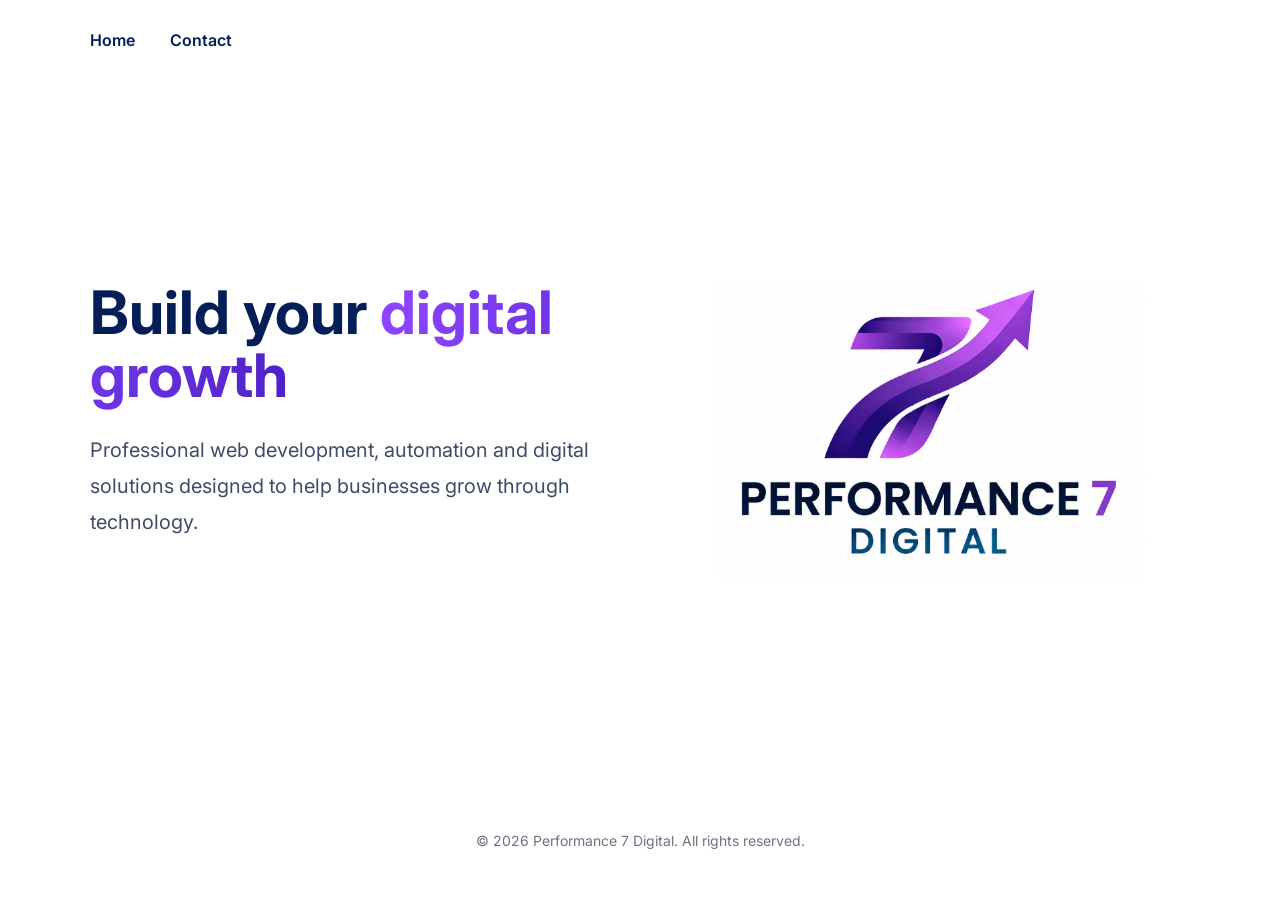
<file: index.html>
<!doctype html>
<html lang="en">
  <head>
    <meta charset="UTF-8" />
    <meta name="viewport" content="width=device-width, initial-scale=1.0" />
    <meta
      name="description"
      content="Performance 7 Digital provides professional web development, automation and digital solutions to help businesses grow through technology."
    />
    <meta name="theme-color" content="#ffffff" />
    <title>Performance 7 Digital</title>

    <link rel="preconnect" href="https://fonts.googleapis.com" />
    <link rel="preconnect" href="https://fonts.gstatic.com" crossorigin />
    <link
      href="https://fonts.googleapis.com/css2?family=Inter:wght@400;600;700;800&display=swap"
      rel="stylesheet"
    />
    <link rel="stylesheet" href="assets/css/main.css" />
  </head>
  <body id="home">
    <header class="site-header">
      <div class="container">
        <nav class="site-nav" aria-label="Main navigation">
          <a href="#home" aria-current="page">Home</a>
          <!-- No contact destination was supplied in the original site. -->
          <a href="#">Contact</a>
        </nav>
      </div>
    </header>

    <main>
      <section class="hero" aria-labelledby="hero-title">
        <div class="container">
          <div class="hero-content">
            <div class="hero-copy">
              <h1 id="hero-title">Build your <span>digital growth</span></h1>
              <p>
                Professional web development, automation and digital solutions
                designed to help businesses grow through technology.
              </p>
            </div>
            <div class="hero-image">
              <img
                src="assets/images/logo.png"
                alt="Performance 7 Digital logo"
                width="1283"
                height="892"
              />
            </div>
          </div>
        </div>
      </section>
    </main>

    <footer class="site-footer">
      © 2026 Performance 7 Digital. All rights reserved.
    </footer>
  </body>
</html>
</file>
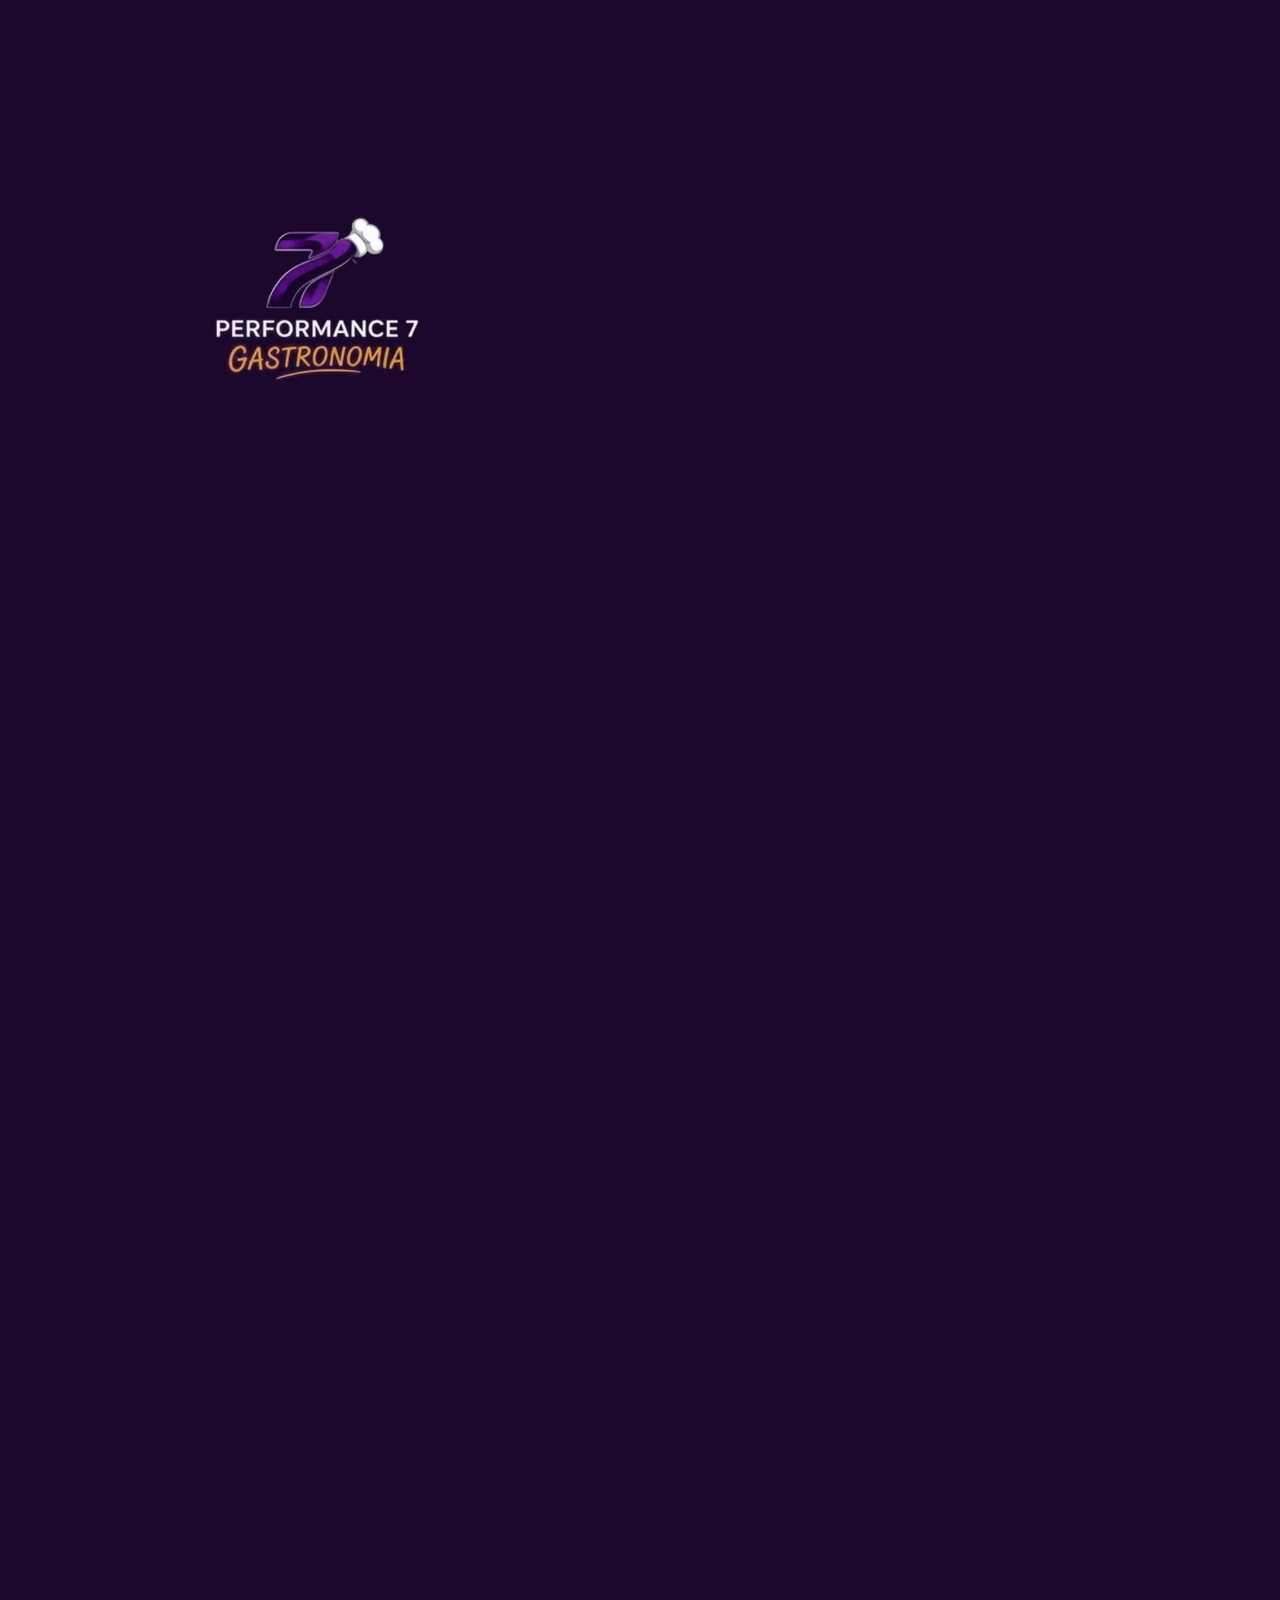
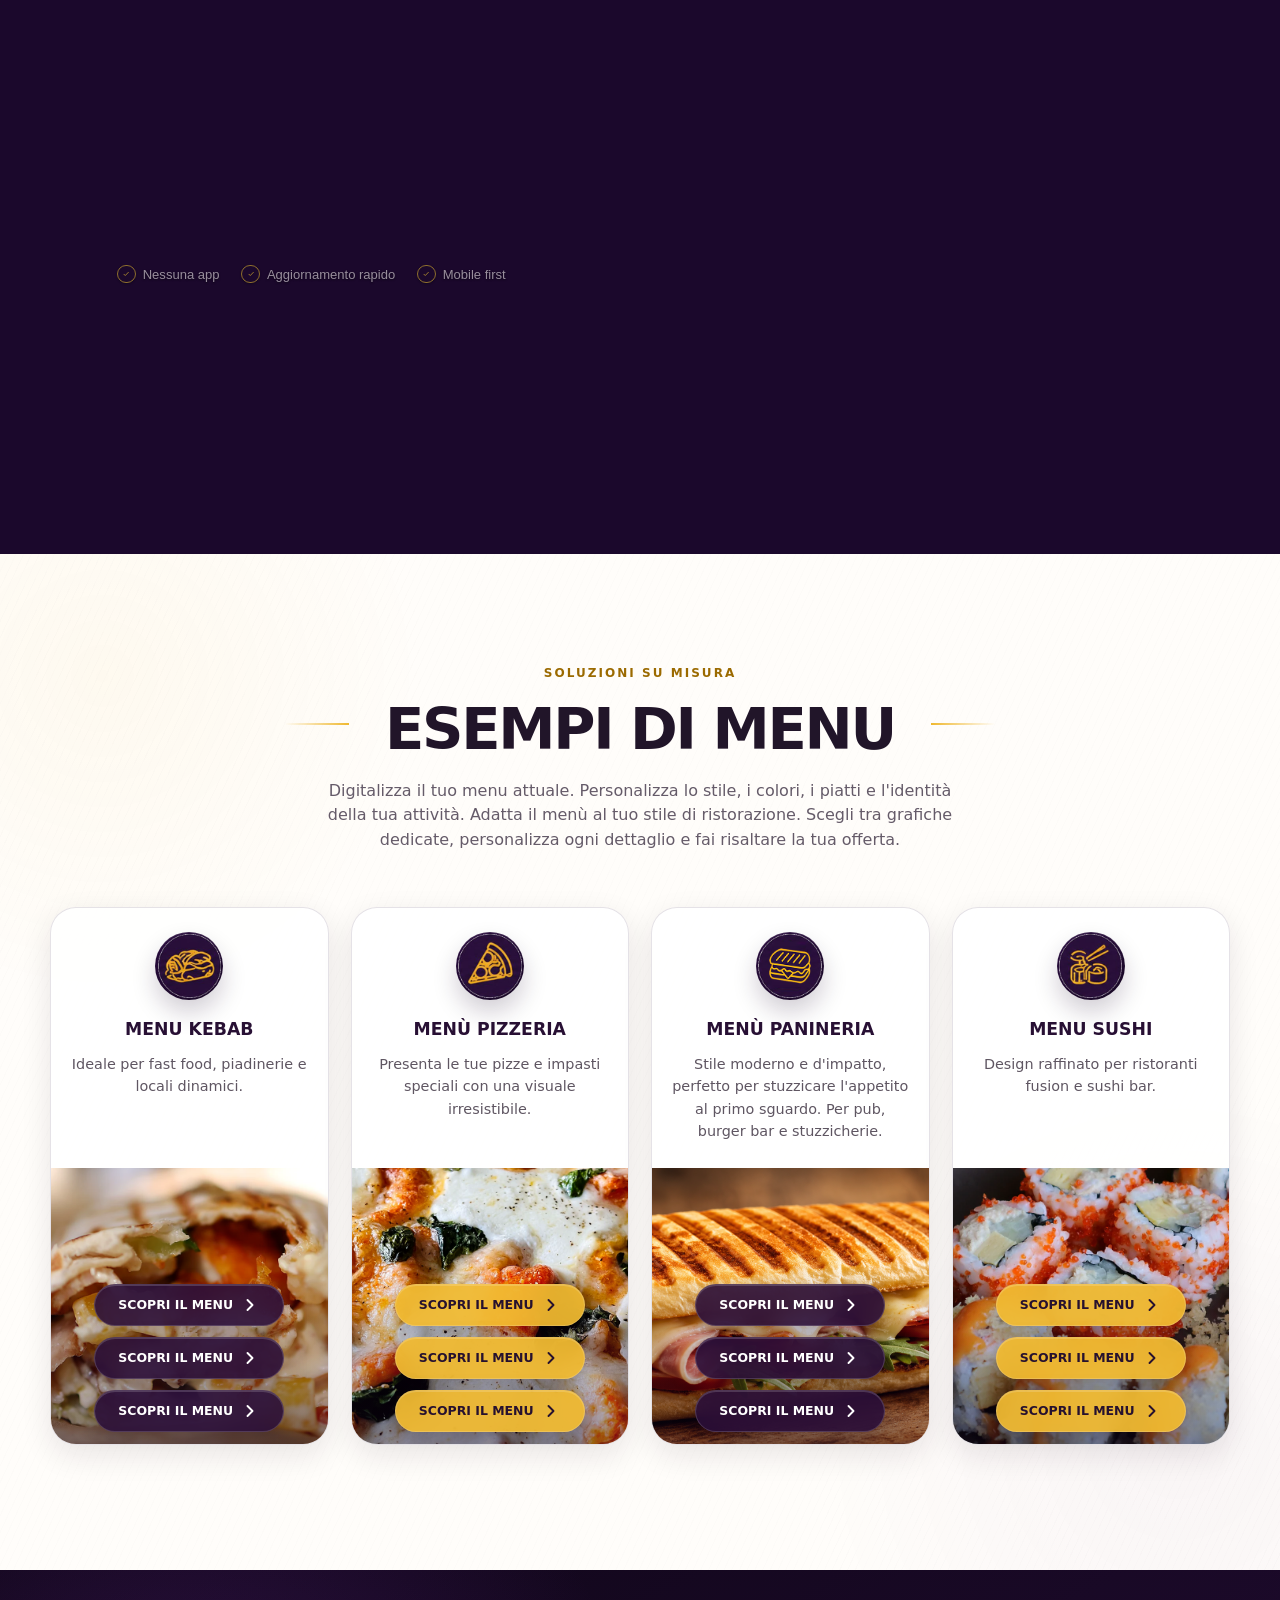
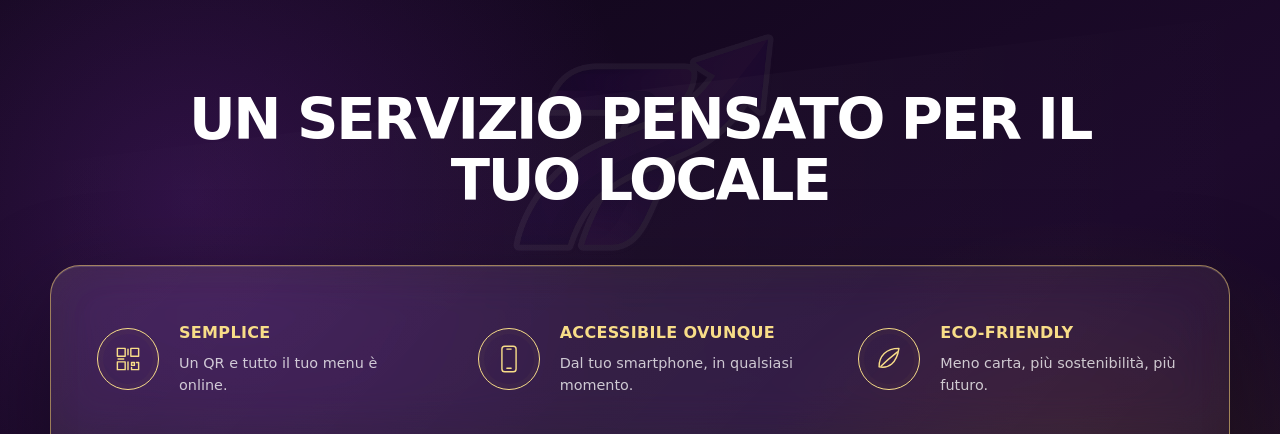
<file: projects/gastronomia/index.html>
<!DOCTYPE html>
<html lang="it">
<head>
  <meta charset="utf-8">
  <meta name="viewport" content="width=device-width, initial-scale=1">
  <meta
    name="description"
    content="Performance 7 Gastronomia: menu digitali con QR per ristoranti, pizzerie, paninoteche e sushi."
  >
  <meta name="theme-color" content="#160820">

  <title>Performance 7 Gastronomia — Menu digitale</title>

  <link rel="icon" href="assets/images/brand/favicon.svg" type="image/svg+xml">
  <link rel="stylesheet" href="assets/css/styles.css">
</head>
<body>
  <main id="main-content">
    <!-- ===================================================================
         Hero
         The desktop and mobile compositions are supplied as separate images.
         =================================================================== -->
    <section
      id="home"
      class="hero"
      aria-label="Presentazione del menu digitale Performance 7 Gastronomia"
    >
      <picture class="hero__picture">
        <source media="(max-width: 700px)" srcset="assets/images/hero/hero-mobile.jpg">
        <img
          class="hero__image"
          src="assets/images/hero/hero-desktop.jpg"
          alt="Un codice QR e uno smartphone mostrano un menu digitale in un ristorante"
          width="1706"
          height="922"
          fetchpriority="high"
          decoding="async"
        >
      </picture>

      <!--
        Independent hero elements. They are intentionally outside the hero
        image so their position and size can be adjusted from CSS.
      -->
      <div class="hero__overlay">
        <img
          class="hero__logo"
          src="assets/images/brand/logo-hero.png"
          alt="Performance 7 Gastronomia"
          width="324"
          height="267"
          decoding="async"
        >

        <ul class="hero__features" aria-label="Caratteristiche principali del servizio">
          <li class="hero-feature">
            <span class="hero-feature__icon" aria-hidden="true">
              <svg viewBox="0 0 24 24">
                <path d="m7 12.5 3.1 3.1L17.5 8"></path>
              </svg>
            </span>
            <span>Nessuna app</span>
          </li>

          <li class="hero-feature">
            <span class="hero-feature__icon" aria-hidden="true">
              <svg viewBox="0 0 24 24">
                <path d="m7 12.5 3.1 3.1L17.5 8"></path>
              </svg>
            </span>
            <span>Aggiornamento rapido</span>
          </li>

          <li class="hero-feature">
            <span class="hero-feature__icon" aria-hidden="true">
              <svg viewBox="0 0 24 24">
                <path d="m7 12.5 3.1 3.1L17.5 8"></path>
              </svg>
            </span>
            <span>Mobile first</span>
          </li>
        </ul>
      </div>
    </section>

    <!-- ===================================================================
         Menu examples
         =================================================================== -->
    <section id="menu" class="menu-section section-light" aria-labelledby="menu-title">
      <div class="section-texture" aria-hidden="true"></div>

      <div class="container">
        <header class="section-heading reveal" data-reveal>
          <p class="section-kicker">Soluzioni su misura</p>
          <h2 id="menu-title">
            <span aria-hidden="true"></span>
            Esempi di menu
            <span aria-hidden="true"></span>
          </h2>
          <p>
            Digitalizza il tuo menu attuale. Personalizza lo stile, i colori,
            i piatti e l'identità della tua attività. Adatta il menù al tuo stile di ristorazione.
             Scegli tra grafiche dedicate, personalizza ogni dettaglio e fai risaltare la tua offerta.
          </p>
        </header>

        <div class="menu-grid">
          <article class="menu-card reveal" data-reveal>
            <div class="menu-card__icon" aria-hidden="true">
              <img
                class="menu-card__icon-image"
                src="assets/images/icons-menu/kebab.png"
                alt=""
              >
            </div>

            <div class="menu-card__copy">
              <h3>Menu Kebab</h3>
              <p>
                Ideale per fast food, piadinerie e locali dinamici.
              </p>
            </div>

            <div class="menu-card__media menu-card__media--kebab">
              <img
                src="assets/images/cards/kebab.webp"
                alt="Piatto kebab con carne e verdure"
                width="1600"
                height="720"
                loading="lazy"
                decoding="async"
              >
            </div>

            <div class="menu-card__actions" aria-label="Esempi del menu kebab">
              <button
                class="menu-card__button"
                type="button"
                data-menu-image="assets/images/demo-menues/menu-kebab.png"
                aria-label="Apri il primo esempio del menu kebab"
              >
                <span>Scopri il menu</span>
                <svg viewBox="0 0 24 24" aria-hidden="true">
                  <path d="m9 6 6 6-6 6"></path>
                </svg>
              </button>

              <button
                class="menu-card__button"
                type="button"
                data-menu-image="assets/images/demo-menues/menu-kebab2.jpeg"
                aria-label="Apri il secondo esempio del menu kebab"
              >
                <span>Scopri il menu</span>
                <svg viewBox="0 0 24 24" aria-hidden="true">
                  <path d="m9 6 6 6-6 6"></path>
                </svg>
              </button>

              <button
                class="menu-card__button"
                type="button"
                data-menu-image="assets/images/demo-menues/menu-kebab3.jpeg"
                aria-label="Apri il terzo esempio del menu kebab"
              >
                <span>Scopri il menu</span>
                <svg viewBox="0 0 24 24" aria-hidden="true">
                  <path d="m9 6 6 6-6 6"></path>
                </svg>
              </button>
            </div>

          </article>

          <article class="menu-card reveal" data-reveal>
            <div class="menu-card__icon" aria-hidden="true">
              <img
                class="menu-card__icon-image"
                src="assets/images/icons-menu/pizza.png"
                alt=""
              >
            </div>

            <div class="menu-card__copy">
              <h3>Menù Pizzeria</h3>
              <p>
                Presenta le tue pizze e impasti speciali con una visuale irresistibile.
              </p>
            </div>

            <div class="menu-card__media menu-card__media--pizza">
              <img
                src="assets/images/cards/pizza.webp"
                alt="Pizza con pomodoro, mozzarella e basilico"
                width="1600"
                height="720"
                loading="lazy"
                decoding="async"
              >
            </div>

            <div class="menu-card__actions" aria-label="Esempi del menu pizze">
              <button
                class="menu-card__button menu-card__button--gold"
                type="button"
                data-menu-image="assets/images/demo-menues/menu-pizza.png"
                aria-label="Apri il primo esempio del menu pizze"
              >
                <span>Scopri il menu</span>
                <svg viewBox="0 0 24 24" aria-hidden="true">
                  <path d="m9 6 6 6-6 6"></path>
                </svg>
              </button>

              <button
                class="menu-card__button menu-card__button--gold"
                type="button"
                data-menu-image="assets/images/demo-menues/menu-pizza2.jpeg"
                aria-label="Apri il secondo esempio del menu pizze"
              >
                <span>Scopri il menu</span>
                <svg viewBox="0 0 24 24" aria-hidden="true">
                  <path d="m9 6 6 6-6 6"></path>
                </svg>
              </button>

              <button
                class="menu-card__button menu-card__button--gold"
                type="button"
                data-menu-image="assets/images/demo-menues/menu-pizza3.jpeg"
                aria-label="Apri il terzo esempio del menu pizze"
              >
                <span>Scopri il menu</span>
                <svg viewBox="0 0 24 24" aria-hidden="true">
                  <path d="m9 6 6 6-6 6"></path>
                </svg>
              </button>
            </div>
          </article>

          <article class="menu-card reveal" data-reveal>
            <div class="menu-card__icon" aria-hidden="true">
              <img
                class="menu-card__icon-image"
                src="assets/images/icons-menu/panini.png"
                alt=""
              >
            </div>

            <div class="menu-card__copy">
              <h3>Menù Panineria</h3>
              <p>
                Stile moderno e d'impatto, perfetto per stuzzicare l'appetito al primo sguardo. Per pub, burger bar e stuzzicherie.
              </p>
            </div>

            <div class="menu-card__media menu-card__media--panini">
              <img
                src="assets/images/cards/panini.png"
                alt="Panino grigliato con prosciutto, formaggio, pomodoro e rucola"
                width="1870"
                height="841"
                loading="lazy"
                decoding="async"
              >
            </div>

            <div class="menu-card__actions" aria-label="Esempi del menu panini">
              <button
                class="menu-card__button"
                type="button"
                data-menu-image="assets/images/demo-menues/menu-panini.png"
                aria-label="Apri il primo esempio del menu panini"
              >
                <span>Scopri il menu</span>
                <svg viewBox="0 0 24 24" aria-hidden="true">
                  <path d="m9 6 6 6-6 6"></path>
                </svg>
              </button>

              <button
                class="menu-card__button"
                type="button"
                data-menu-image="assets/images/demo-menues/menu-panini2.png"
                aria-label="Apri il secondo esempio del menu panini"
              >
                <span>Scopri il menu</span>
                <svg viewBox="0 0 24 24" aria-hidden="true">
                  <path d="m9 6 6 6-6 6"></path>
                </svg>
              </button>

              <button
                class="menu-card__button"
                type="button"
                data-menu-image="assets/images/demo-menues/menu-panini3.png"
                aria-label="Apri il terzo esempio del menu panini"
              >
                <span>Scopri il menu</span>
                <svg viewBox="0 0 24 24" aria-hidden="true">
                  <path d="m9 6 6 6-6 6"></path>
                </svg>
              </button>
            </div>
          </article>

          <article class="menu-card reveal" data-reveal>
            <div class="menu-card__icon" aria-hidden="true">
              <img
                class="menu-card__icon-image"
                src="assets/images/icons-menu/sushi.png"
                alt=""
              >
            </div>

            <div class="menu-card__copy">
              <h3>Menu Sushi</h3>
              <p>
                Design raffinato per ristoranti fusion e sushi bar.
              </p>
            </div>

            <div class="menu-card__media menu-card__media--sushi">
              <img
                src="assets/images/cards/sushi.webp"
                alt="Assortimento di sushi"
                width="1600"
                height="720"
                loading="lazy"
                decoding="async"
              >
            </div>

            <div class="menu-card__actions" aria-label="Esempi del menu sushi">
              <button
                class="menu-card__button menu-card__button--gold"
                type="button"
                data-menu-image="assets/images/demo-menues/menu-sushi.jpeg"
                aria-label="Apri il primo esempio del menu sushi"
              >
                <span>Scopri il menu</span>
                <svg viewBox="0 0 24 24" aria-hidden="true">
                  <path d="m9 6 6 6-6 6"></path>
                </svg>
              </button>

              <button
                class="menu-card__button menu-card__button--gold"
                type="button"
                data-menu-image="assets/images/demo-menues/menu-sushi2.jpeg"
                aria-label="Apri il secondo esempio del menu sushi"
              >
                <span>Scopri il menu</span>
                <svg viewBox="0 0 24 24" aria-hidden="true">
                  <path d="m9 6 6 6-6 6"></path>
                </svg>
              </button>

              <button
                class="menu-card__button menu-card__button--gold"
                type="button"
                data-menu-image="assets/images/demo-menues/menu-sushi3.jpeg"
                aria-label="Apri il terzo esempio del menu sushi"
              >
                <span>Scopri il menu</span>
                <svg viewBox="0 0 24 24" aria-hidden="true">
                  <path d="m9 6 6 6-6 6"></path>
                </svg>
              </button>
            </div>
          </article>
        </div>
      </div>
    </section>

    <!-- ===================================================================
         Benefits
         =================================================================== -->
    <section id="vantaggi" class="benefits-section" aria-labelledby="benefits-title">
      <div class="benefits-ambient" aria-hidden="true"></div>

      <div class="container">
        <header class="section-heading section-heading--dark reveal" data-reveal>
          <h2 id="benefits-title">Un servizio pensato per il tuo locale</h2>
        </header>

        <div class="benefits-grid reveal" data-reveal>
          <article class="benefit-card">
            <div class="benefit-card__icon" aria-hidden="true">
              <svg viewBox="0 0 48 48">
                <path d="M9 9h11v11H9zM28 9h11v11H28zM9 28h11v11H9zM29 29h4v4h-4zM36 29h3v10H29v-3M24 10v8M10 24h8M24 28v11"></path>
              </svg>
            </div>
            <div>
              <h3>Semplice</h3>
              <p>Un QR e tutto il tuo menu è online.</p>
            </div>
          </article>

          <article class="benefit-card">
            <div class="benefit-card__icon" aria-hidden="true">
              <svg viewBox="0 0 48 48">
                <rect x="14" y="6" width="20" height="36" rx="4"></rect>
                <path d="M21 10h6M21 37h6"></path>
              </svg>
            </div>
            <div>
              <h3>Accessibile ovunque</h3>
              <p>Dal tuo smartphone, in qualsiasi momento.</p>
            </div>
          </article>

          <article class="benefit-card">
            <div class="benefit-card__icon" aria-hidden="true">
              <svg viewBox="0 0 48 48">
                <path d="M38 9C20 9 10 20 10 35c13 3 25-5 28-26Z"></path>
                <path d="M13 34c8-8 14-13 23-20"></path>
              </svg>
            </div>
            <div>
              <h3>Eco-friendly</h3>
              <p>Meno carta, più sostenibilità, più futuro.</p>
            </div>
          </article>

          <article class="benefit-card">
            <div class="benefit-card__icon" aria-hidden="true">
              <svg viewBox="0 0 48 48">
                <path d="M24 40S8 31 8 18c0-8 10-12 16-4 6-8 16-4 16 4 0 13-16 22-16 22Z"></path>
              </svg>
            </div>
            <div>
              <h3>Esperienza interattiva</h3>
              <p>Naviga, scopri e lasciati ispirare.</p>
            </div>
          </article>

          <article class="benefit-card">
            <div class="benefit-card__icon" aria-hidden="true">
              <svg viewBox="0 0 48 48">
                <path d="M27 5 11 27h12l-2 16 16-24H25z"></path>
              </svg>
            </div>
            <div>
              <h3>Veloce</h3>
              <p>Accesso immediato al menu, senza attese.</p>
            </div>
          </article>

          <article class="benefit-card">
            <div class="benefit-card__icon" aria-hidden="true">
              <svg viewBox="0 0 48 48">
                <path d="M38 9C20 9 10 20 10 35c13 3 25-5 28-26Z"></path>
                <path d="M13 34c8-8 14-13 23-20"></path>
              </svg>
            </div>
            <div>
              <h3>Sostenibile</h3>
              <p>Un piccolo gesto per un grande futuro.</p>
            </div>
          </article>

          <article class="benefit-card benefit-card--wide">
            <div class="benefit-card__icon" aria-hidden="true">
              <svg viewBox="0 0 48 48">
                <path d="M38 17A16 16 0 0 0 10 13M10 13v9h9M10 31a16 16 0 0 0 28 4M38 35v-9h-9"></path>
              </svg>
            </div>
            <div>
              <h3>Sempre aggiornato</h3>
              <p>Modifiche in tempo reale, senza costi aggiuntivi.</p>
            </div>
          </article>
        </div>
      </div>
    </section>

    <!-- ===================================================================
         Contact
         =================================================================== -->
    <section id="contatti" class="contact-section section-light" aria-labelledby="contact-title">
      <div class="container">
        <header class="section-heading reveal" data-reveal>
          <h2 id="contact-title">Contattaci</h2>
          <p>
            Siamo qui per trasformare il tuo menu in un'esperienza digitale
            chiara e professionale.
          </p>
        </header>

        <div class="contact-grid">
          <!-- WhatsApp -->
          <article class="contact-card reveal" data-reveal>
            <div class="contact-card__icon" aria-hidden="true">
              <img
                class="contact-card__icon-image"
                src="assets/images/icons-contact/icon-whatsapp.png"
                alt=""
                loading="lazy"
                decoding="async"
              >
            </div>

            <h3>WhatsApp</h3>

            <p>
              Contattaci per informazioni e assistenza rapida.
            </p>

            <a
              class="contact-card__action contact-card__action--button"
              href="https://wa.me/390000000000"
              target="_blank"
              rel="noopener noreferrer"
              data-magnetic
            >
              Mandaci un messaggio
            </a>
          </article>

          <!-- General contact email -->
          <article class="contact-card reveal" data-reveal>
            <div class="contact-card__icon" aria-hidden="true">
              <img
                class="contact-card__icon-image"
                src="assets/images/icons-contact/icon-email.png"
                alt=""
                loading="lazy"
                decoding="async"
              >
            </div>

            <h3>E-mail di contatto</h3>

            <p>
              Inviaci un'e-mail per domande generali.
            </p>

            <a
              class="contact-card__action contact-card__action--link"
              href="mailto:performance7digital@gmail.com"
            >
              performance7digital@gmail.com
            </a>
          </article>

          <!-- Customer support -->
          <article class="contact-card reveal" data-reveal>
            <div class="contact-card__icon" aria-hidden="true">
              <img
                class="contact-card__icon-image"
                src="assets/images/icons-contact/icon-support.png"
                alt=""
                loading="lazy"
                decoding="async"
              >
            </div>

            <h3>Assistenza clienti</h3>

            <p>
              Accedi al supporto tecnico e commerciale.
            </p>

            <a
              class="contact-card__action contact-card__action--link"
              href="mailto:supporto.p7d@gmail.com"
            >
              supporto.p7d@gmail.com
            </a>
          </article>
        </div>

      </div>
    </section>
  </main>

  <!-- =====================================================================
       Footer
       ===================================================================== -->
  <footer class="site-footer">
    <div class="container site-footer__content">
      <img
        class="site-footer__logo"
        src="assets/images/brand/logo-footer.png"
        alt="Performance 7 Gastronomia"
        width="1024"
        height="1024"
        loading="lazy"
        decoding="async"
      >

      <p class="site-footer__copyright">
        © <span data-current-year>2026</span> Performance 7 Digital - Gastronomia.
        Tutti i diritti riservati.
      </p>
    </div>
  </footer>

  <script src="assets/js/app.js" defer></script>
</body>
</html>
</file>
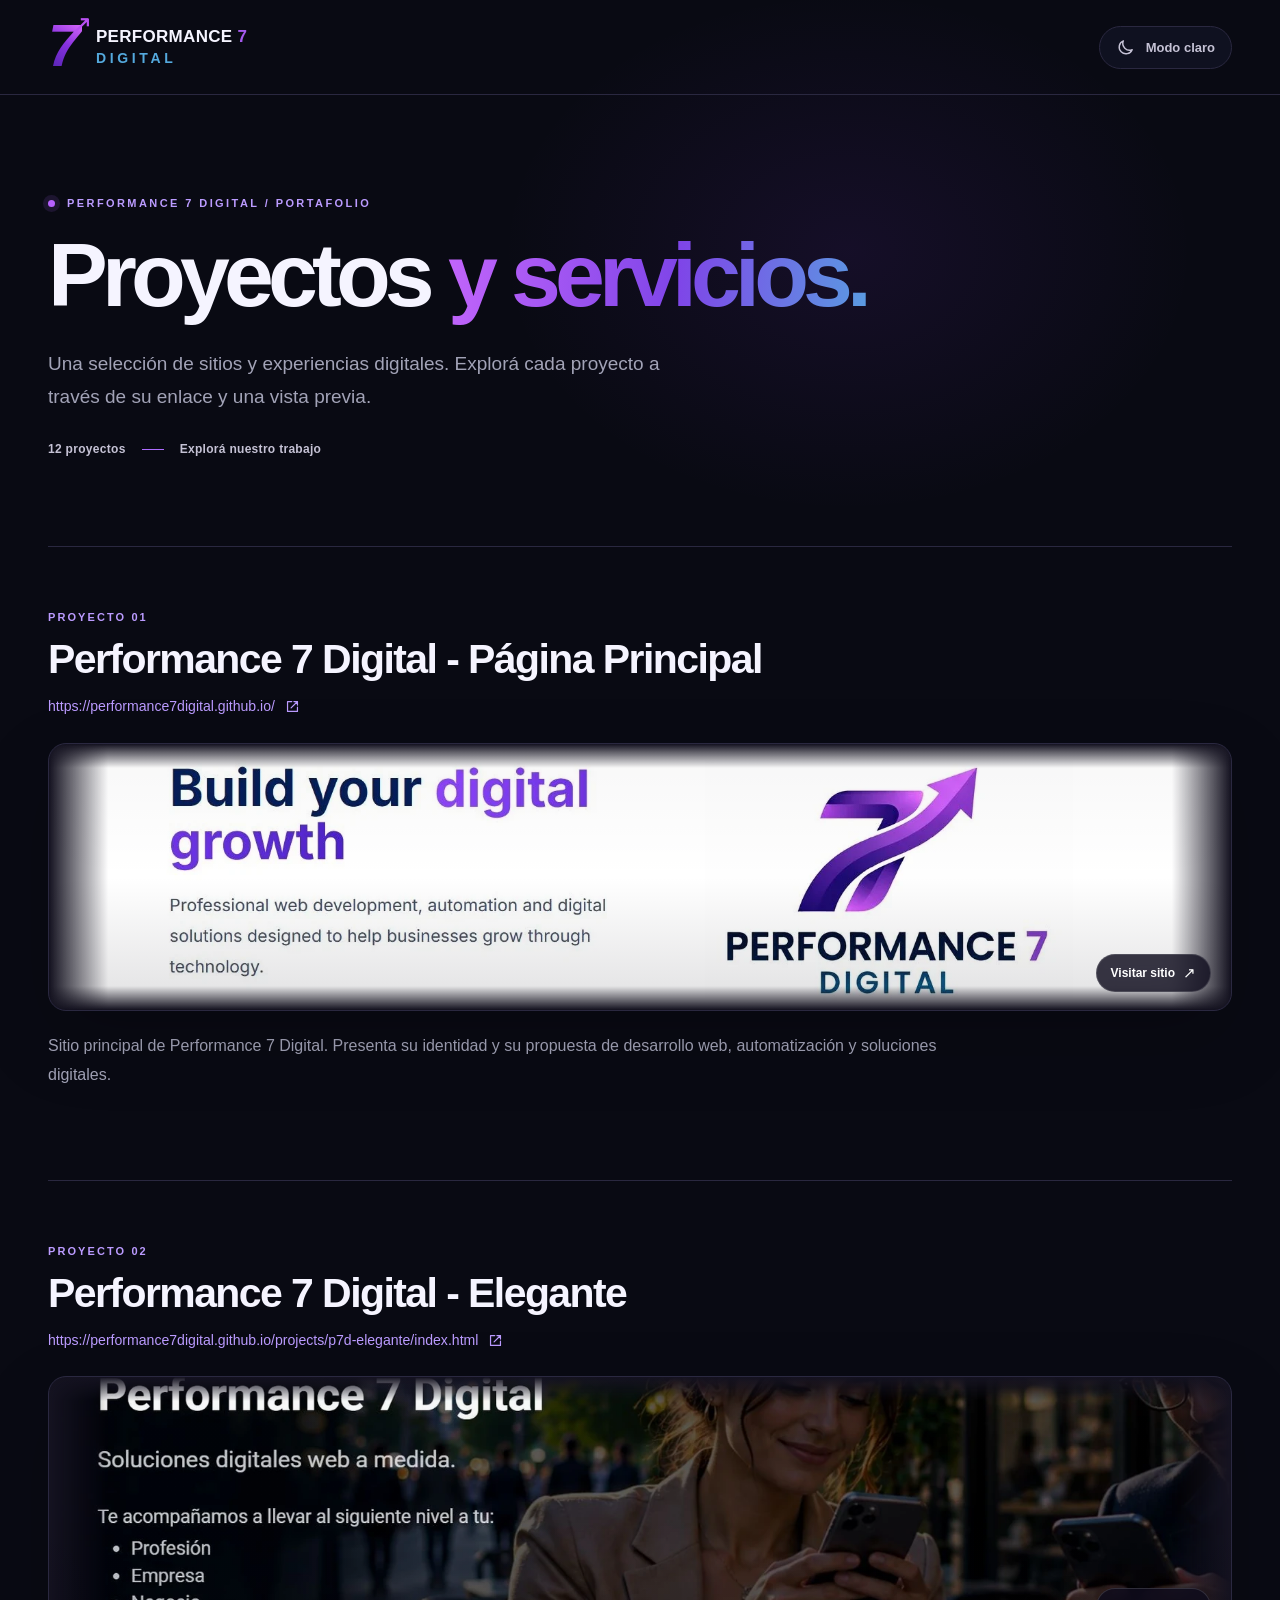
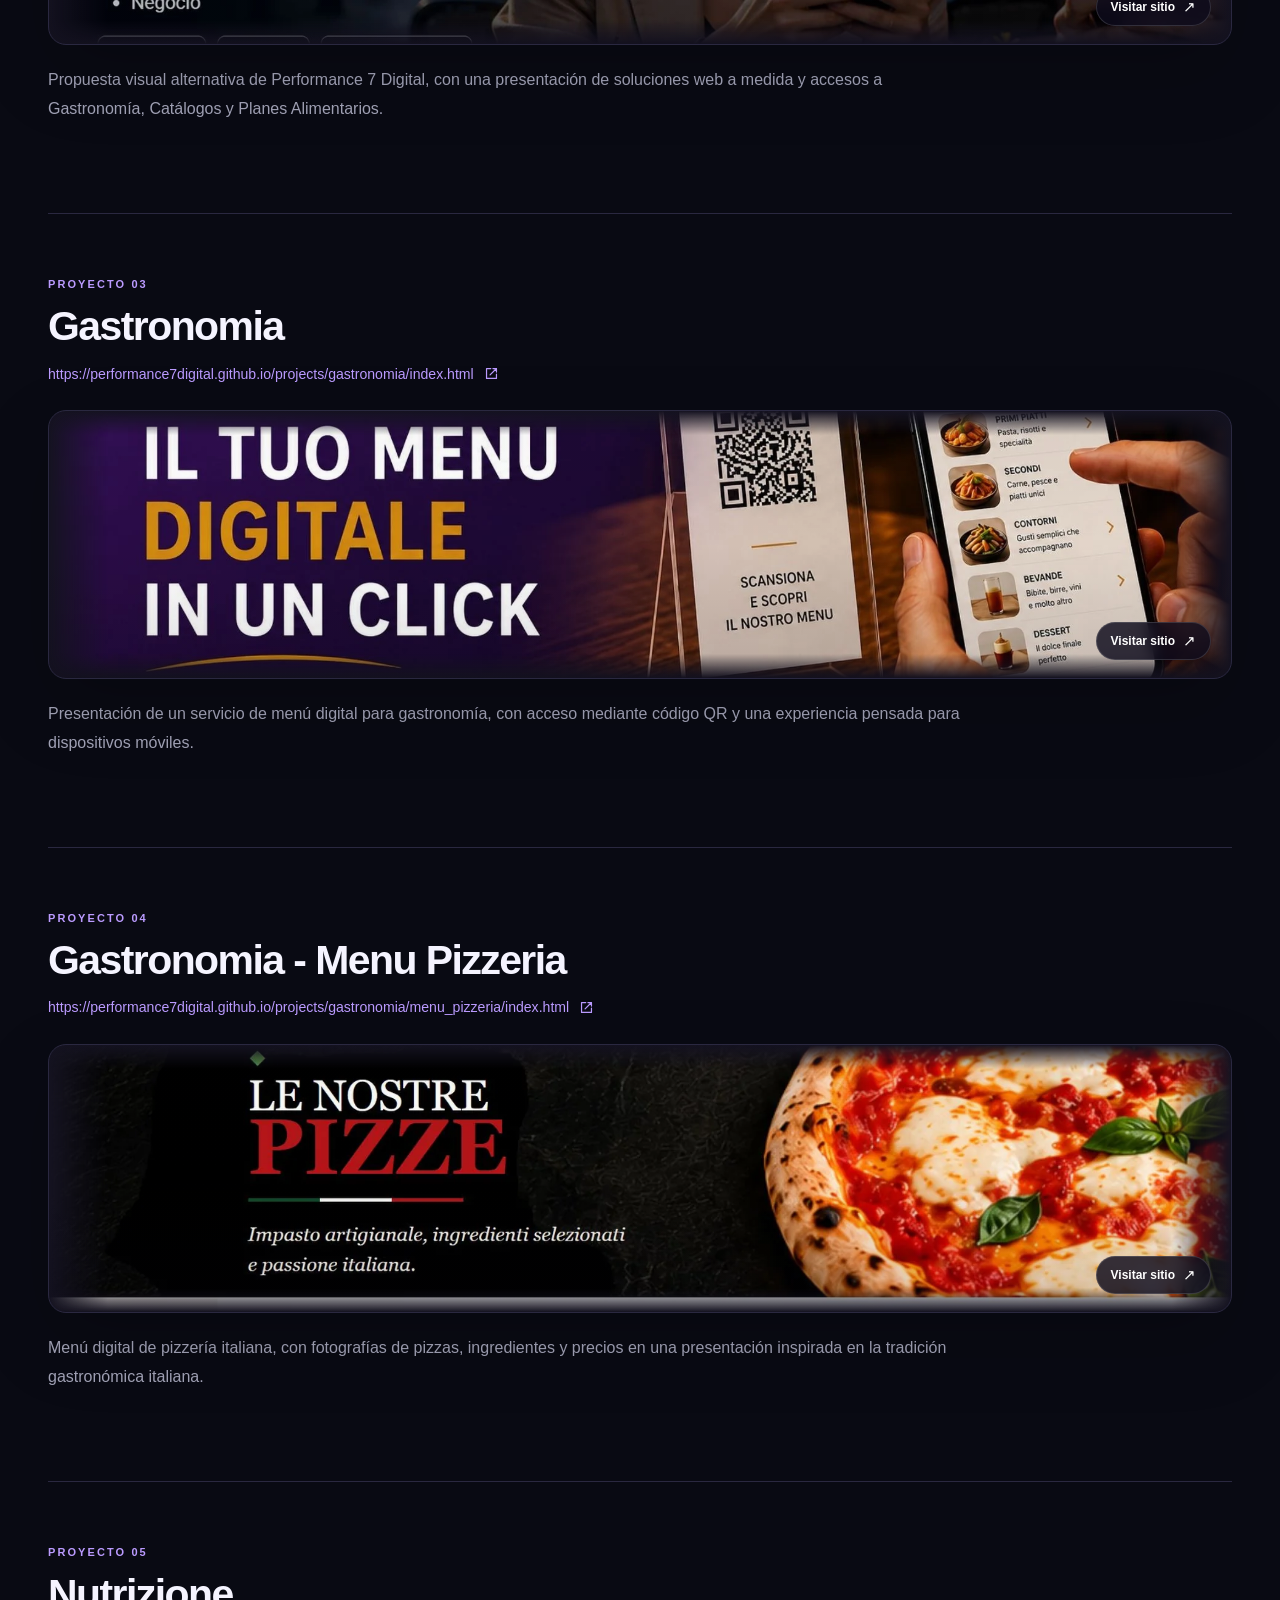
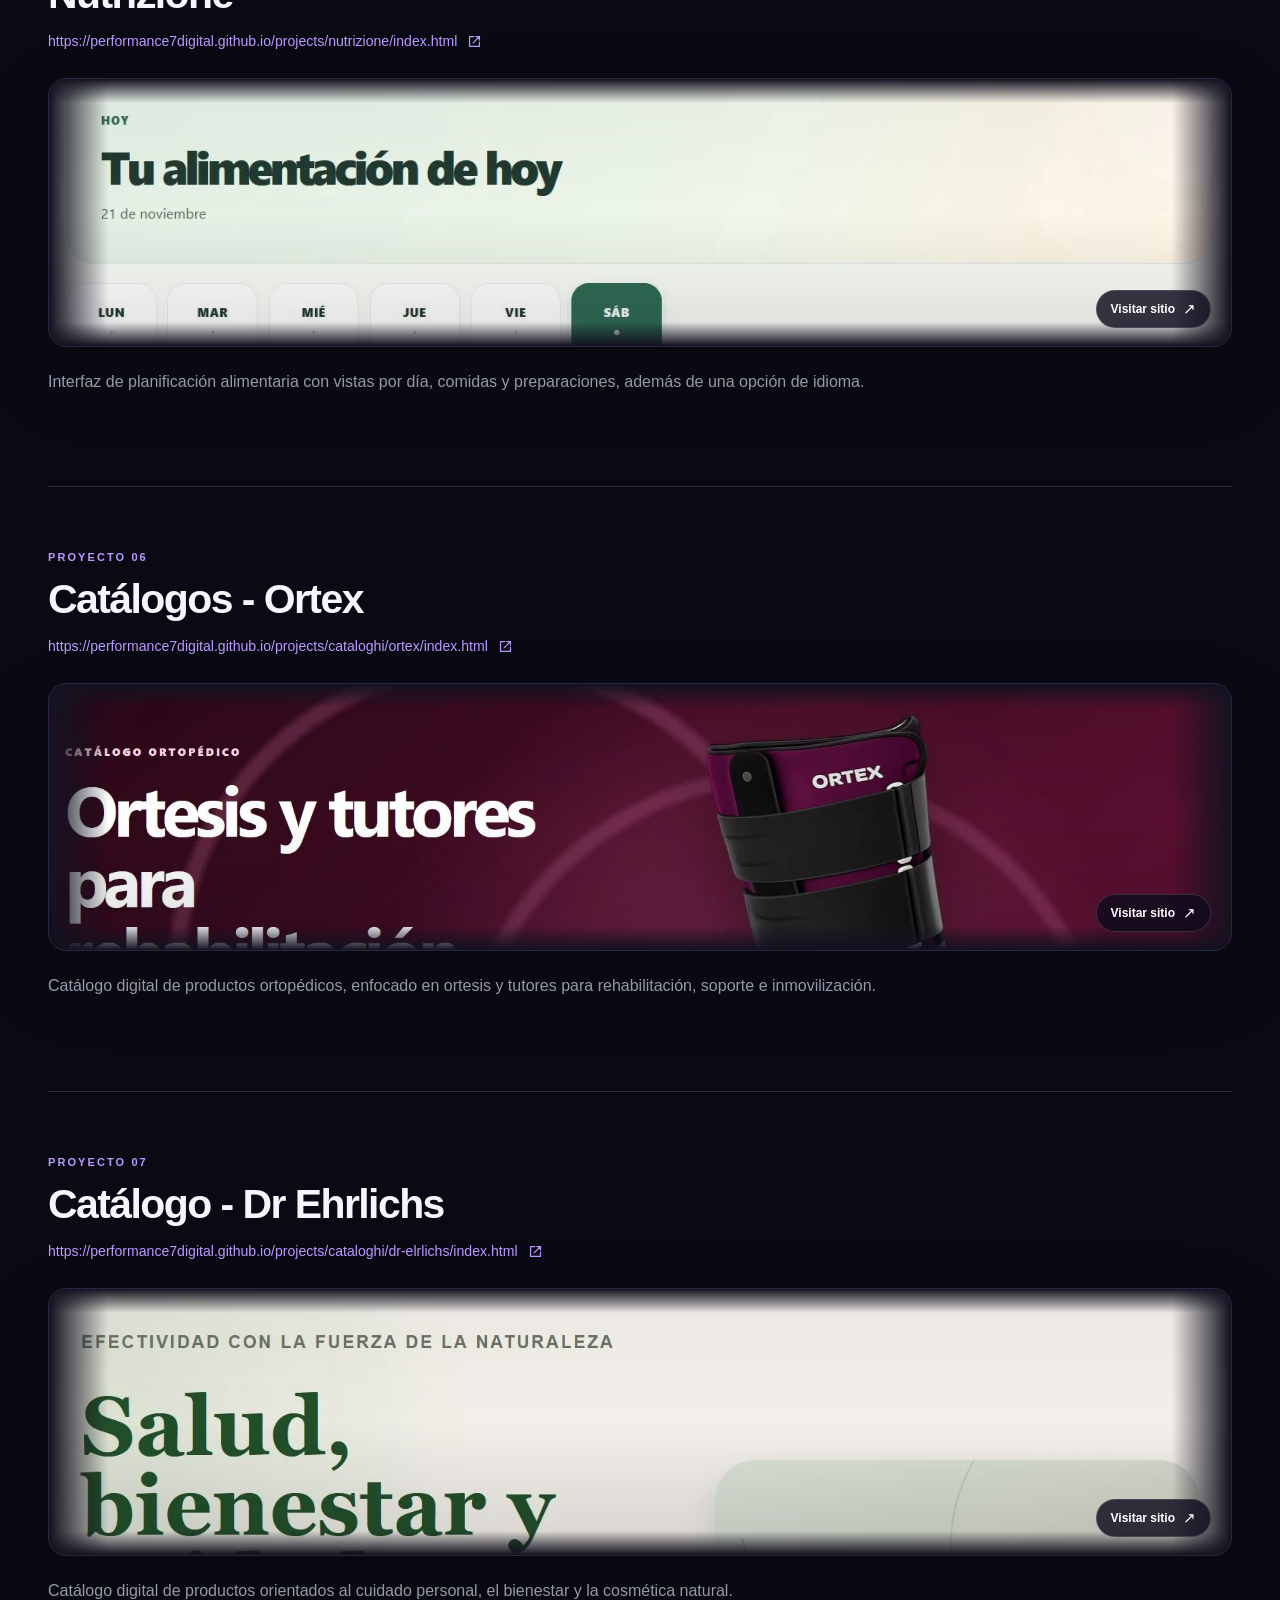
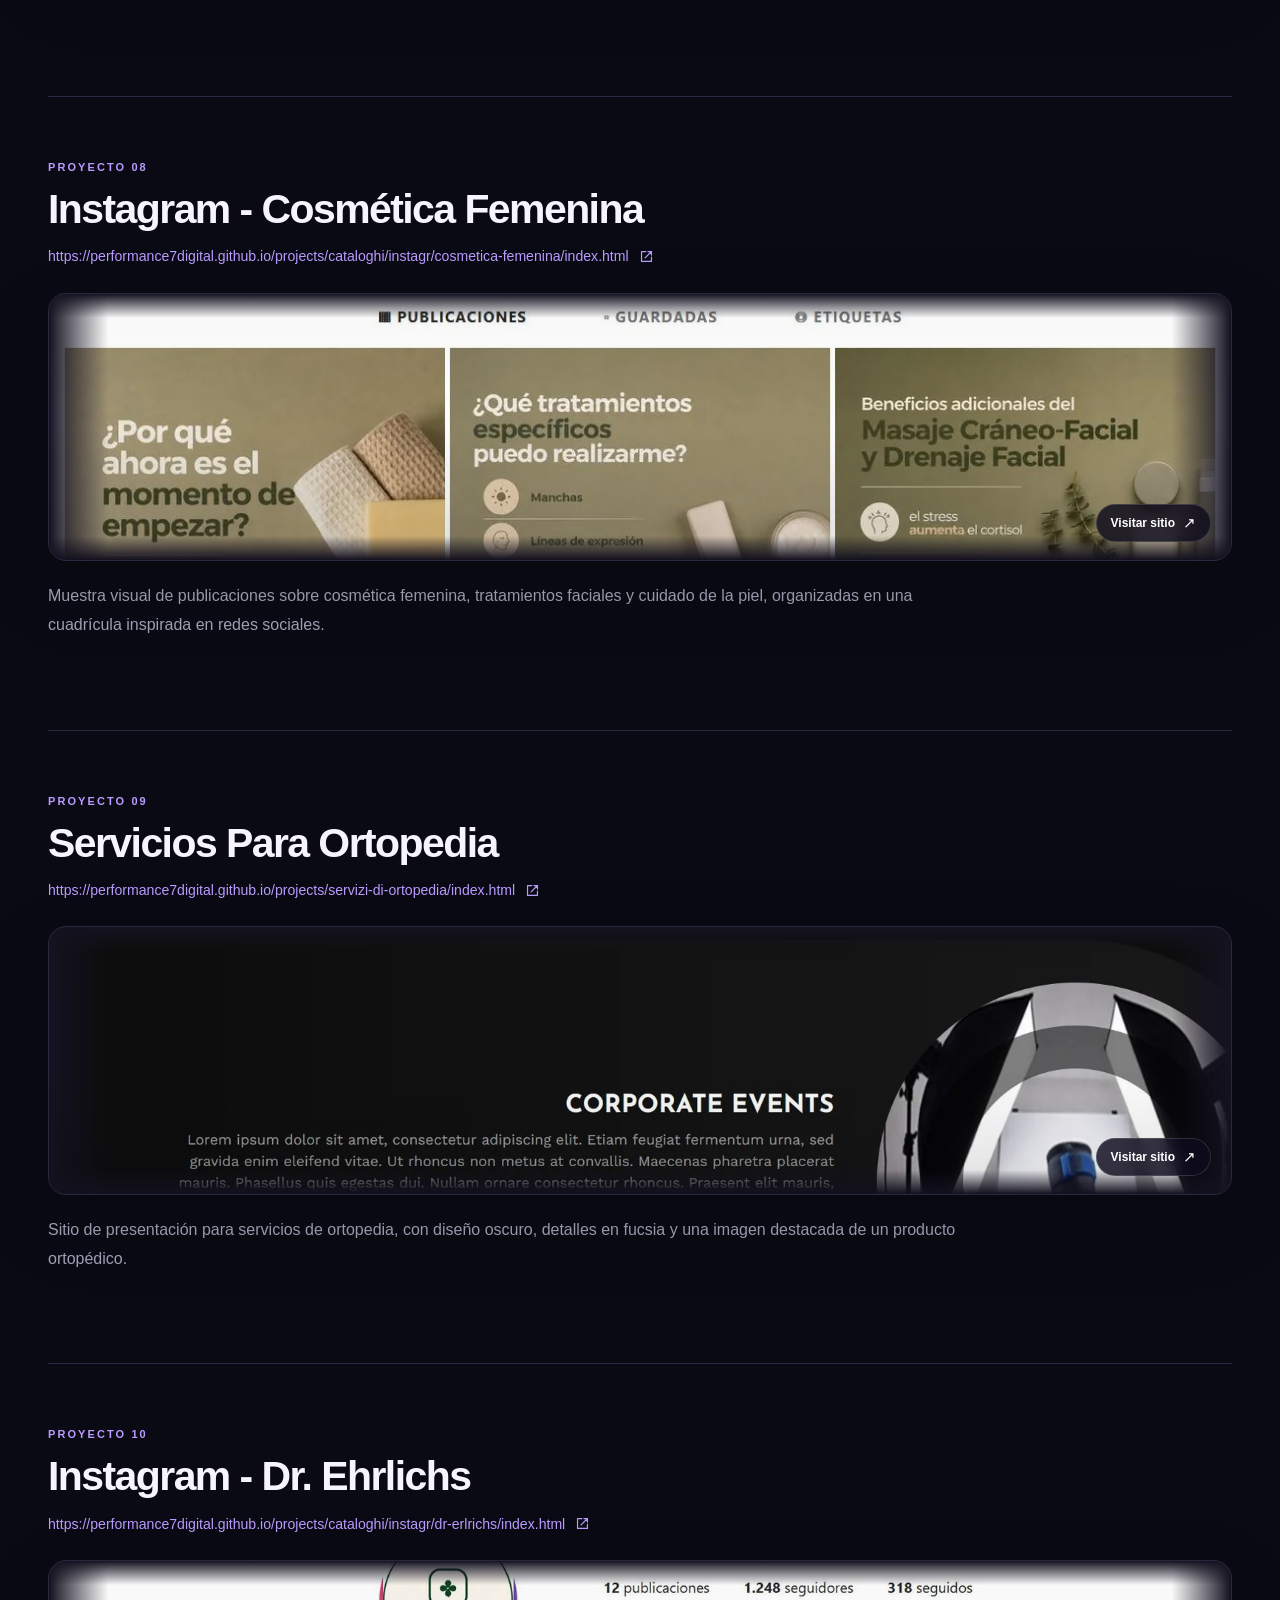
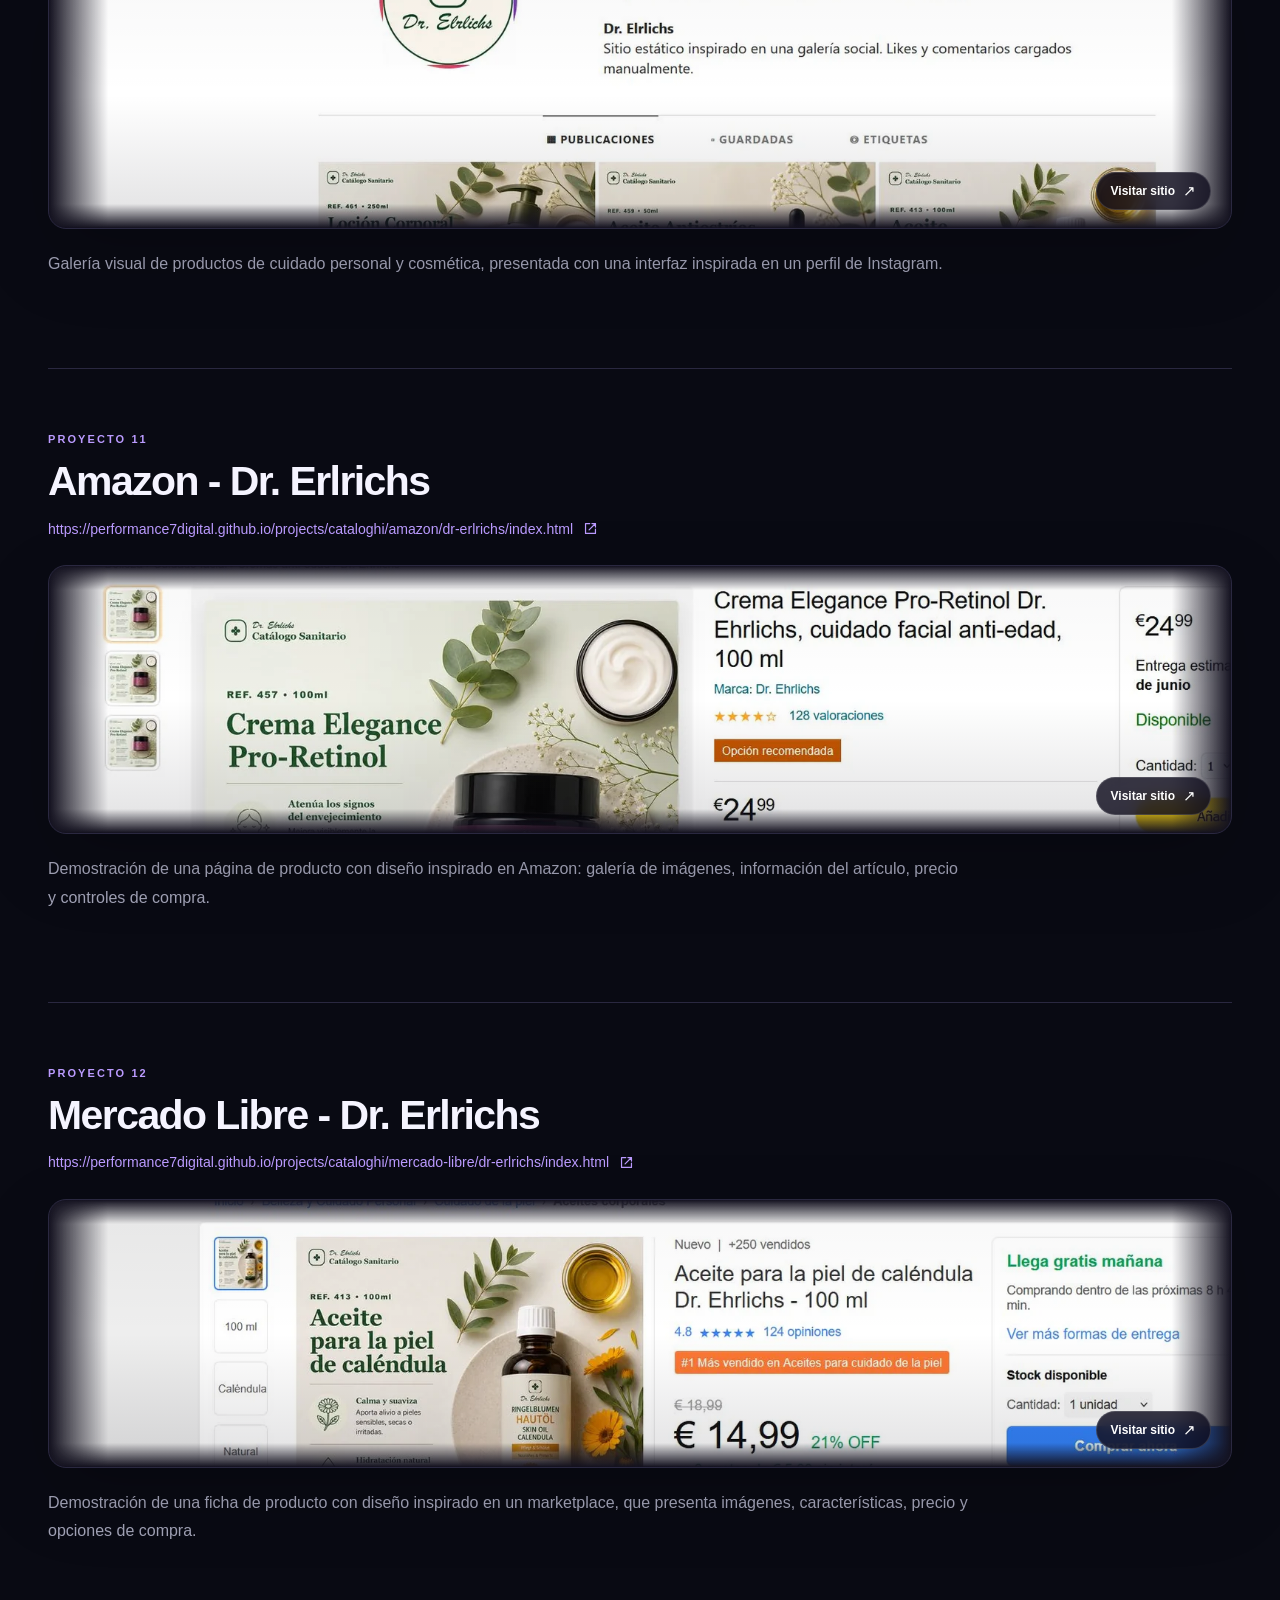
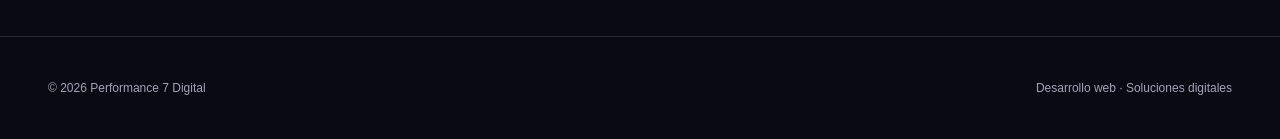
<file: projects/listado-de-proyectos/index.html>
<!DOCTYPE html>

<html data-theme="dark" lang="es">
<head>
<meta charset="utf-8"/>
<meta content="width=device-width, initial-scale=1" name="viewport"/>
<meta content="dark light" name="color-scheme"/>
<meta content="#090a13" name="theme-color"/>
<meta content="Proyectos y servicios digitales de Performance 7 Digital. Explora sus sitios web y catálogos." name="description"/>
<title>Proyectos y servicios | Performance 7 Digital</title>
<link href="assets/images/favicon.svg" rel="icon" type="image/svg+xml"/>
<link href="assets/css/styles.css" rel="stylesheet"/>
<script defer="" src="assets/js/theme.js"></script>
</head>
<body>
<a class="skip-link" href="#projects">Saltar a los proyectos</a>
<header class="site-header">
<div class="site-header__inner">
<a aria-label="Abrir Performance 7 Digital" class="brand" href="https://performance7digital.github.io/" rel="noopener noreferrer" target="_blank">
<span aria-hidden="true" class="brand__symbol">7<span class="brand__arrow">↗</span></span>
<span class="brand__name">PERFORMANCE <strong>7</strong><small>DIGITAL</small></span>
</a>
<button aria-label="Cambiar al tema claro" aria-pressed="false" class="theme-toggle" data-theme-toggle="" title="Cambiar tema" type="button">
<svg aria-hidden="true" class="theme-toggle__sun" viewbox="0 0 24 24"><circle cx="12" cy="12" r="4"></circle><path d="M12 2v2m0 16v2M4.93 4.93l1.41 1.41m11.32 11.32 1.41 1.41M2 12h2m16 0h2M4.93 19.07l1.41-1.41M17.66 6.34l1.41-1.41"></path></svg>
<svg aria-hidden="true" class="theme-toggle__moon" viewbox="0 0 24 24"><path d="M20.4 14.7A8.5 8.5 0 0 1 9.3 3.6a8.5 8.5 0 1 0 11.1 11.1Z"></path></svg>
<span class="theme-toggle__text" data-theme-label="">Modo claro</span>
</button>
</div>
</header>
<main class="content" id="projects">
<section aria-labelledby="page-title" class="intro">
<p class="eyebrow"><span class="eyebrow__dot"></span> PERFORMANCE 7 DIGITAL / PORTAFOLIO</p>
<h1 id="page-title">Proyectos <span>y servicios.</span></h1>
<p class="intro__copy">Una selección de sitios y experiencias digitales. Explorá cada proyecto a través de su enlace y una vista previa.</p>
<div class="intro__meta"><span>12 proyectos</span><span aria-hidden="true" class="intro__divider"></span><span>Explorá nuestro trabajo</span></div>
</section>
<div class="project-list">
<article aria-labelledby="project-1-title" class="project">
<div class="project__heading">
<div class="project__label">PROYECTO 01</div>
<h2 id="project-1-title">Performance 7 Digital - Página Principal</h2>
<a aria-label="Abrir Performance 7 Digital - Página Principal en una nueva pestaña" class="project__url" href="https://performance7digital.github.io/" rel="noopener noreferrer" target="_blank">
<span>https://performance7digital.github.io/</span>
<svg aria-hidden="true" height="17" viewbox="0 0 24 24" width="17"><path d="M14 5h5v5m0-5-9 9M19 13v6H5V5h6"></path></svg>
</a>
</div>
<a aria-label="Visitar el proyecto Performance 7 Digital - Página Principal" class="project__preview" href="https://performance7digital.github.io/" rel="noopener noreferrer" target="_blank">
<picture>
<source media="(max-width: 640px)" srcset="assets/images/projects/principal-mobile.webp" type="image/webp"/>
<img alt="Vista previa del sitio Performance 7 Digital - Página Principal" decoding="async" fetchpriority="high" height="400" loading="eager" src="assets/images/projects/principal-desktop.webp" width="1600"/>
</picture>
<span aria-hidden="true" class="project__preview-hint">Visitar sitio <span>↗</span></span>
</a>
<p class="project__description">Sitio principal de Performance 7 Digital. Presenta su identidad y su propuesta de desarrollo web, automatización y soluciones digitales.</p>
</article>
<article aria-labelledby="project-2-title" class="project">
<div class="project__heading">
<div class="project__label">PROYECTO 02</div>
<h2 id="project-2-title">Performance 7 Digital - Elegante</h2>
<a aria-label="Abrir Performance 7 Digital - Elegante en una nueva pestaña" class="project__url" href="https://performance7digital.github.io/projects/p7d-elegante/index.html" rel="noopener noreferrer" target="_blank">
<span>https://performance7digital.github.io/projects/p7d-elegante/index.html</span>
<svg aria-hidden="true" height="17" viewBox="0 0 24 24" width="17"><path d="M14 5h5v5m0-5-9 9M19 13v6H5V5h6"></path></svg>
</a>
</div>
<a aria-label="Visitar el proyecto Performance 7 Digital - Elegante" class="project__preview" href="https://performance7digital.github.io/projects/p7d-elegante/index.html" rel="noopener noreferrer" target="_blank">
<picture>
<source media="(max-width: 640px)" srcset="assets/images/projects/p7d-elegante-mobile.webp" type="image/webp"/>
<img alt="Vista previa del sitio Performance 7 Digital - Elegante" decoding="async" height="400" loading="lazy" src="assets/images/projects/p7d-elegante-desktop.webp" width="1600"/>
</picture>
<span aria-hidden="true" class="project__preview-hint">Visitar sitio <span>↗</span></span>
</a>
<p class="project__description">Propuesta visual alternativa de Performance 7 Digital, con una presentación de soluciones web a medida y accesos a Gastronomía, Catálogos y Planes Alimentarios.</p>
</article>
<article aria-labelledby="project-3-title" class="project">
<div class="project__heading">
<div class="project__label">PROYECTO 03</div>
<h2 id="project-3-title">Gastronomia</h2>
<a aria-label="Abrir Gastronomia en una nueva pestaña" class="project__url" href="https://performance7digital.github.io/projects/gastronomia/index.html" rel="noopener noreferrer" target="_blank">
<span>https://performance7digital.github.io/projects/gastronomia/index.html</span>
<svg aria-hidden="true" height="17" viewbox="0 0 24 24" width="17"><path d="M14 5h5v5m0-5-9 9M19 13v6H5V5h6"></path></svg>
</a>
</div>
<a aria-label="Visitar el proyecto Gastronomia" class="project__preview" href="https://performance7digital.github.io/projects/gastronomia/index.html" rel="noopener noreferrer" target="_blank">
<picture>
<source media="(max-width: 640px)" srcset="assets/images/projects/gastronomia-mobile.webp" type="image/webp"/>
<img alt="Vista previa del sitio Gastronomia" decoding="async" height="400" loading="lazy" src="assets/images/projects/gastronomia-desktop.webp" width="1600"/>
</picture>
<span aria-hidden="true" class="project__preview-hint">Visitar sitio <span>↗</span></span>
</a>
<p class="project__description">Presentación de un servicio de menú digital para gastronomía, con acceso mediante código QR y una experiencia pensada para dispositivos móviles.</p>
</article><article aria-labelledby="project-4-title" class="project">
<div class="project__heading">
<div class="project__label">PROYECTO 04</div>
<h2 id="project-4-title">Gastronomia - Menu Pizzeria</h2>
<a aria-label="Abrir Gastronomia - Menu Pizzeria en una nueva pestaña" class="project__url" href="https://performance7digital.github.io/projects/gastronomia/menu_pizzeria/index.html" rel="noopener noreferrer" target="_blank"><span>https://performance7digital.github.io/projects/gastronomia/menu_pizzeria/index.html</span><svg aria-hidden="true" height="17" viewbox="0 0 24 24" width="17"><path d="M14 5h5v5m0-5-9 9M19 13v6H5V5h6"></path></svg></a>
</div>
<a aria-label="Visitar el proyecto Gastronomia - Menu Pizzeria" class="project__preview" href="https://performance7digital.github.io/projects/gastronomia/menu_pizzeria/index.html" rel="noopener noreferrer" target="_blank">
<picture><img alt="Vista previa del sitio Gastronomia - Menu Pizzeria" decoding="async" height="400" loading="lazy" src="assets/images/projects/gastronomia-pizzeria-desktop.webp" width="1600"/></picture>
<span aria-hidden="true" class="project__preview-hint">Visitar sitio <span>↗</span></span>
</a>
<p class="project__description">Menú digital de pizzería italiana, con fotografías de pizzas, ingredientes y precios en una presentación inspirada en la tradición gastronómica italiana.</p>
</article>
<article aria-labelledby="project-5-title" class="project">
<div class="project__heading">
<div class="project__label">PROYECTO 05</div>
<h2 id="project-5-title">Nutrizione</h2>
<a aria-label="Abrir Nutrizione en una nueva pestaña" class="project__url" href="https://performance7digital.github.io/projects/nutrizione/index.html" rel="noopener noreferrer" target="_blank">
<span>https://performance7digital.github.io/projects/nutrizione/index.html</span>
<svg aria-hidden="true" height="17" viewbox="0 0 24 24" width="17"><path d="M14 5h5v5m0-5-9 9M19 13v6H5V5h6"></path></svg>
</a>
</div>
<a aria-label="Visitar el proyecto Nutrizione" class="project__preview" href="https://performance7digital.github.io/projects/nutrizione/index.html" rel="noopener noreferrer" target="_blank">
<picture>
<img alt="Vista previa del sitio Nutrizione" decoding="async" height="400" loading="lazy" src="assets/images/projects/nutrizione-desktop.webp" width="1600"/>
</picture>
<span aria-hidden="true" class="project__preview-hint">Visitar sitio <span>↗</span></span>
</a>
<p class="project__description">Interfaz de planificación alimentaria con vistas por día, comidas y preparaciones, además de una opción de idioma.</p>
</article>
<article aria-labelledby="project-6-title" class="project">
<div class="project__heading">
<div class="project__label">PROYECTO 06</div>
<h2 id="project-6-title">Catálogos - Ortex</h2>
<a aria-label="Abrir Catálogos - Ortex en una nueva pestaña" class="project__url" href="https://performance7digital.github.io/projects/cataloghi/ortex/index.html" rel="noopener noreferrer" target="_blank">
<span>https://performance7digital.github.io/projects/cataloghi/ortex/index.html</span>
<svg aria-hidden="true" height="17" viewbox="0 0 24 24" width="17"><path d="M14 5h5v5m0-5-9 9M19 13v6H5V5h6"></path></svg>
</a>
</div>
<a aria-label="Visitar el proyecto Catálogos - Ortex" class="project__preview" href="https://performance7digital.github.io/projects/cataloghi/ortex/index.html" rel="noopener noreferrer" target="_blank">
<picture>
<img alt="Vista previa del sitio Catálogos - Ortex" decoding="async" height="400" loading="lazy" src="assets/images/projects/ortex-desktop.webp" width="1600"/>
</picture>
<span aria-hidden="true" class="project__preview-hint">Visitar sitio <span>↗</span></span>
</a>
<p class="project__description">Catálogo digital de productos ortopédicos, enfocado en ortesis y tutores para rehabilitación, soporte e inmovilización.</p>
</article>
<article aria-labelledby="project-7-title" class="project">
<div class="project__heading">
<div class="project__label">PROYECTO 07</div>
<h2 id="project-7-title">Catálogo - Dr Ehrlichs</h2>
<a aria-label="Abrir Catálogo - Dr Ehrlichs en una nueva pestaña" class="project__url" href="https://performance7digital.github.io/projects/cataloghi/dr-elrlichs/index.html" rel="noopener noreferrer" target="_blank">
<span>https://performance7digital.github.io/projects/cataloghi/dr-elrlichs/index.html</span>
<svg aria-hidden="true" height="17" viewbox="0 0 24 24" width="17"><path d="M14 5h5v5m0-5-9 9M19 13v6H5V5h6"></path></svg>
</a>
</div>
<a aria-label="Visitar el proyecto Catálogo - Dr Ehrlichs" class="project__preview" href="https://performance7digital.github.io/projects/cataloghi/dr-elrlichs/index.html" rel="noopener noreferrer" target="_blank">
<picture>
<img alt="Vista previa del sitio Catálogo - Dr Ehrlichs" decoding="async" height="400" loading="lazy" src="assets/images/projects/dr-ehrlichs-desktop.webp" width="1600"/>
</picture>
<span aria-hidden="true" class="project__preview-hint">Visitar sitio <span>↗</span></span>
</a>
<p class="project__description">Catálogo digital de productos orientados al cuidado personal, el bienestar y la cosmética natural.</p>
</article>
<article aria-labelledby="project-8-title" class="project">
<div class="project__heading">
<div class="project__label">PROYECTO 08</div>
<h2 id="project-8-title">Instagram - Cosmética Femenina</h2>
<a aria-label="Abrir Instagram - Cosmética Femenina en una nueva pestaña" class="project__url" href="https://performance7digital.github.io/projects/cataloghi/instagr/cosmetica-femenina/index.html" rel="noopener noreferrer" target="_blank">
<span>https://performance7digital.github.io/projects/cataloghi/instagr/cosmetica-femenina/index.html</span>
<svg aria-hidden="true" height="17" viewbox="0 0 24 24" width="17"><path d="M14 5h5v5m0-5-9 9M19 13v6H5V5h6"></path></svg>
</a>
</div>
<a aria-label="Visitar el proyecto Instagram - Cosmética Femenina" class="project__preview" href="https://performance7digital.github.io/projects/cataloghi/instagr/cosmetica-femenina/index.html" rel="noopener noreferrer" target="_blank">
<picture>
<img alt="Vista previa del sitio Instagram - Cosmética Femenina" decoding="async" height="400" loading="lazy" src="assets/images/projects/cosmetica-femenina-desktop.webp" width="1600"/>
</picture>
<span aria-hidden="true" class="project__preview-hint">Visitar sitio <span>↗</span></span>
</a>
<p class="project__description">Muestra visual de publicaciones sobre cosmética femenina, tratamientos faciales y cuidado de la piel, organizadas en una cuadrícula inspirada en redes sociales.</p>
</article>
<article aria-labelledby="project-9-title" class="project">
<div class="project__heading">
<div class="project__label">PROYECTO 09</div>
<h2 id="project-9-title">Servicios Para Ortopedia</h2>
<a aria-label="Abrir Servicios Para Ortopedia en una nueva pestaña" class="project__url" href="https://performance7digital.github.io/projects/servizi-di-ortopedia/index.html" rel="noopener noreferrer" target="_blank"><span>https://performance7digital.github.io/projects/servizi-di-ortopedia/index.html</span><svg aria-hidden="true" height="17" viewbox="0 0 24 24" width="17"><path d="M14 5h5v5m0-5-9 9M19 13v6H5V5h6"></path></svg></a>
</div>
<a aria-label="Visitar el proyecto Servicios Para Ortopedia" class="project__preview" href="https://performance7digital.github.io/projects/servizi-di-ortopedia/index.html" rel="noopener noreferrer" target="_blank">
<picture><img alt="Vista previa del sitio Servicios Para Ortopedia" decoding="async" height="400" loading="lazy" src="assets/images/projects/servicios-ortopedia-desktop.webp" width="1600"/></picture>
<span aria-hidden="true" class="project__preview-hint">Visitar sitio <span>↗</span></span>
</a>
<p class="project__description">Sitio de presentación para servicios de ortopedia, con diseño oscuro, detalles en fucsia y una imagen destacada de un producto ortopédico.</p>
</article><article aria-labelledby="project-10-title" class="project">
<div class="project__heading">
<div class="project__label">PROYECTO 10</div>
<h2 id="project-10-title">Instagram - Dr. Ehrlichs</h2>
<a aria-label="Abrir Instagram - Dr. Ehrlichs en una nueva pestaña" class="project__url" href="https://performance7digital.github.io/projects/cataloghi/instagr/dr-erlrichs/index.html" rel="noopener noreferrer" target="_blank"><span>https://performance7digital.github.io/projects/cataloghi/instagr/dr-erlrichs/index.html</span><svg aria-hidden="true" height="17" viewbox="0 0 24 24" width="17"><path d="M14 5h5v5m0-5-9 9M19 13v6H5V5h6"></path></svg></a>
</div>
<a aria-label="Visitar el proyecto Instagram - Dr. Ehrlichs" class="project__preview" href="https://performance7digital.github.io/projects/cataloghi/instagr/dr-erlrichs/index.html" rel="noopener noreferrer" target="_blank">
<picture><img alt="Vista previa del sitio Instagram - Dr. Ehrlichs" decoding="async" height="400" loading="lazy" src="assets/images/projects/instagram-dr-ehrlichs-desktop.webp" width="1600"/></picture>
<span aria-hidden="true" class="project__preview-hint">Visitar sitio <span>↗</span></span>
</a>
<p class="project__description">Galería visual de productos de cuidado personal y cosmética, presentada con una interfaz inspirada en un perfil de Instagram.</p>
</article><article aria-labelledby="project-11-title" class="project">
<div class="project__heading">
<div class="project__label">PROYECTO 11</div>
<h2 id="project-11-title">Amazon - Dr. Erlrichs</h2>
<a aria-label="Abrir Amazon - Dr. Erlrichs en una nueva pestaña" class="project__url" href="https://performance7digital.github.io/projects/cataloghi/amazon/dr-erlrichs/index.html" rel="noopener noreferrer" target="_blank"><span>https://performance7digital.github.io/projects/cataloghi/amazon/dr-erlrichs/index.html</span><svg aria-hidden="true" height="17" viewbox="0 0 24 24" width="17"><path d="M14 5h5v5m0-5-9 9M19 13v6H5V5h6"></path></svg></a>
</div>
<a aria-label="Visitar el proyecto Amazon - Dr. Erlrichs" class="project__preview" href="https://performance7digital.github.io/projects/cataloghi/amazon/dr-erlrichs/index.html" rel="noopener noreferrer" target="_blank">
<picture><img alt="Vista previa del sitio Amazon - Dr. Erlrichs" decoding="async" height="400" loading="lazy" src="assets/images/projects/amazon-dr-erlrichs-desktop.webp" width="1600"/></picture>
<span aria-hidden="true" class="project__preview-hint">Visitar sitio <span>↗</span></span>
</a>
<p class="project__description">Demostración de una página de producto con diseño inspirado en Amazon: galería de imágenes, información del artículo, precio y controles de compra.</p>
</article><article aria-labelledby="project-12-title" class="project">
<div class="project__heading">
<div class="project__label">PROYECTO 12</div>
<h2 id="project-12-title">Mercado Libre - Dr. Erlrichs</h2>
<a aria-label="Abrir Mercado Libre - Dr. Erlrichs en una nueva pestaña" class="project__url" href="https://performance7digital.github.io/projects/cataloghi/mercado-libre/dr-erlrichs/index.html" rel="noopener noreferrer" target="_blank"><span>https://performance7digital.github.io/projects/cataloghi/mercado-libre/dr-erlrichs/index.html</span><svg aria-hidden="true" height="17" viewbox="0 0 24 24" width="17"><path d="M14 5h5v5m0-5-9 9M19 13v6H5V5h6"></path></svg></a>
</div>
<a aria-label="Visitar el proyecto Mercado Libre - Dr. Erlrichs" class="project__preview" href="https://performance7digital.github.io/projects/cataloghi/mercado-libre/dr-erlrichs/index.html" rel="noopener noreferrer" target="_blank">
<picture><img alt="Vista previa del sitio Mercado Libre - Dr. Erlrichs" decoding="async" height="400" loading="lazy" src="assets/images/projects/mercado-libre-dr-erlrichs-desktop.webp" width="1600"/></picture>
<span aria-hidden="true" class="project__preview-hint">Visitar sitio <span>↗</span></span>
</a>
<p class="project__description">Demostración de una ficha de producto con diseño inspirado en un marketplace, que presenta imágenes, características, precio y opciones de compra.</p>
</article></div>
</main>
<footer class="site-footer">
<div class="site-footer__inner"><span>© <span id="current-year">2026</span> Performance 7 Digital</span><span>Desarrollo web · Soluciones digitales</span></div>
</footer>
</body>
</html>
</file>
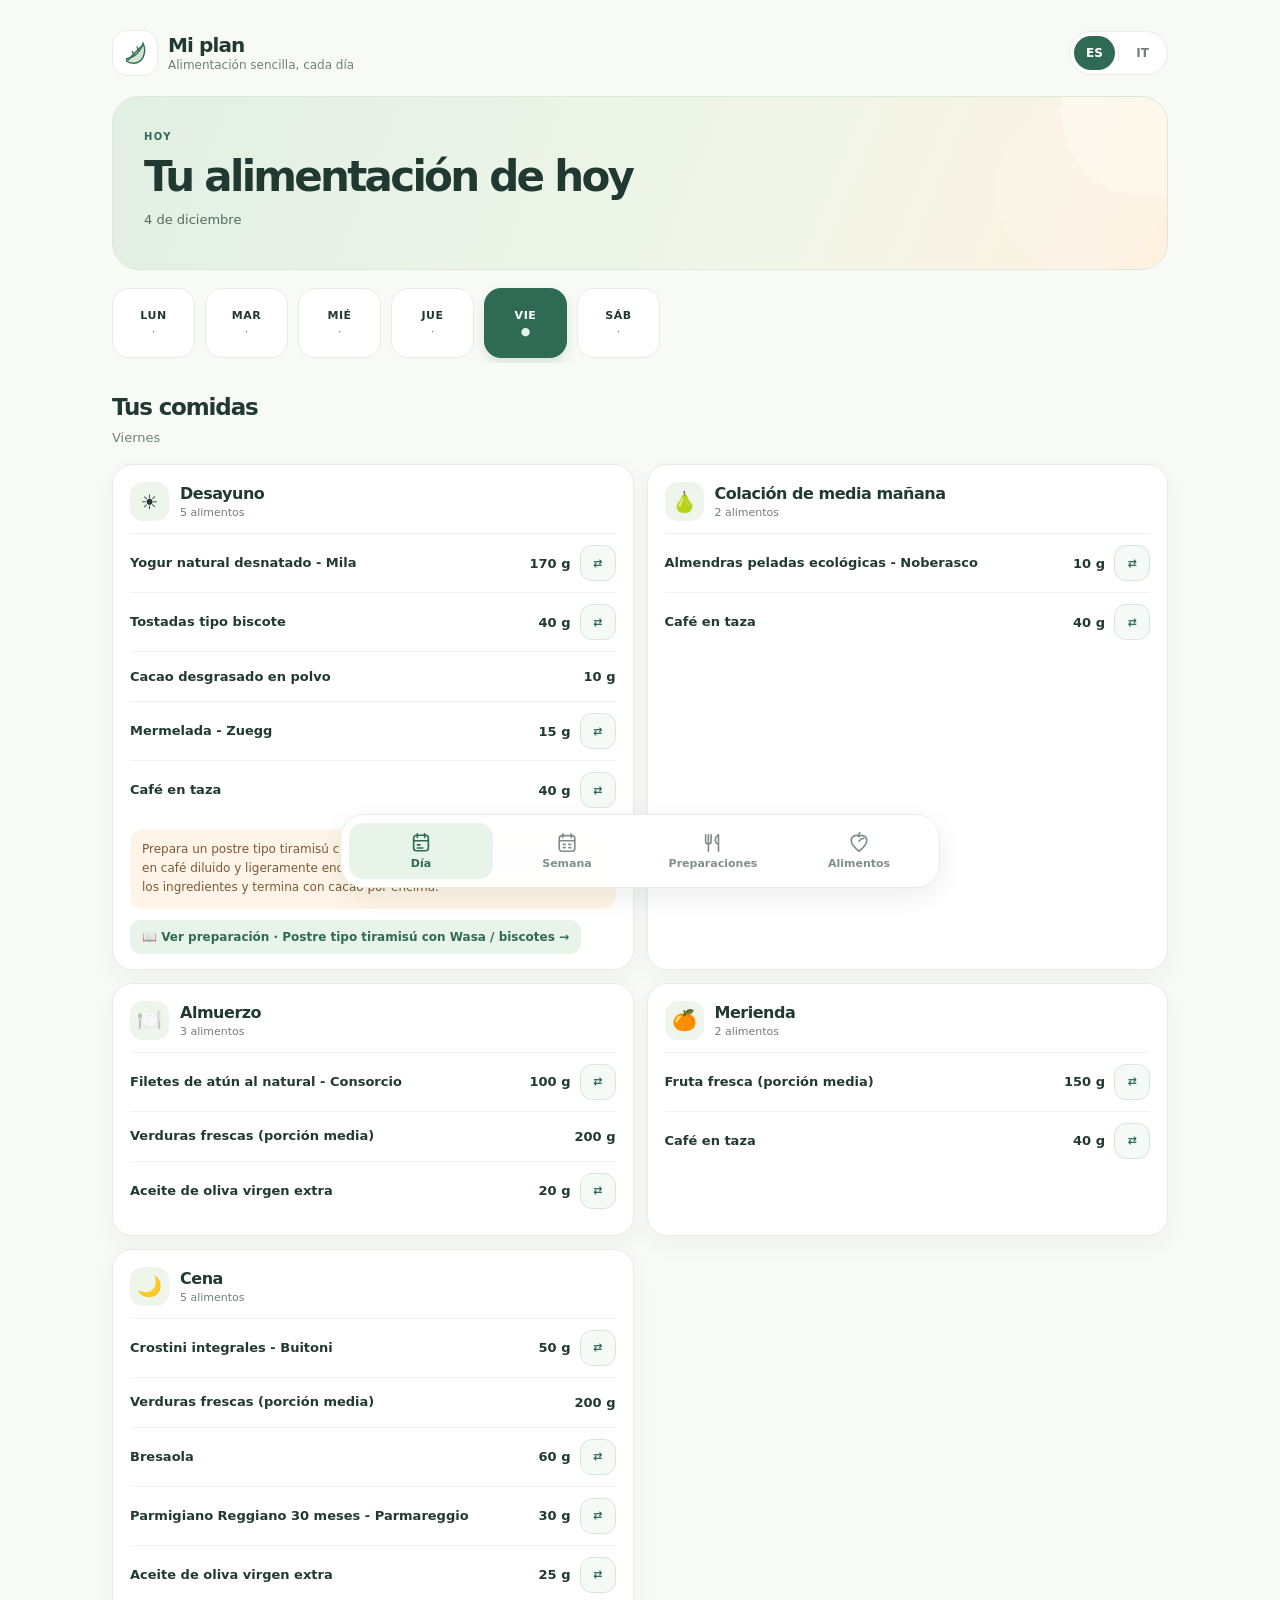
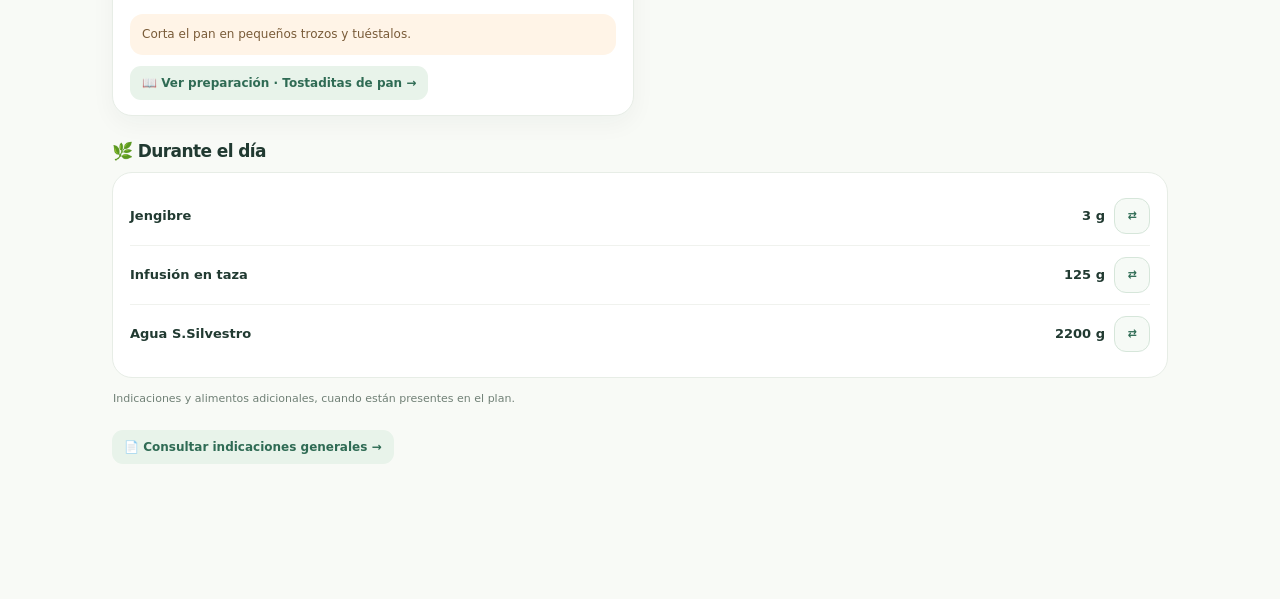
<file: projects/nutrizione/index.html>
<!doctype html>
<html lang="es">
<head>
  <meta charset="utf-8">
  <meta name="viewport" content="width=device-width, initial-scale=1, viewport-fit=cover">
  <meta name="theme-color" content="#f8faf6">
  <meta name="description" content="Consulta tu plan alimentario semanal, preparaciones y alternativas en español e italiano.">
  <meta name="color-scheme" content="light">
  <link rel="icon" href="./icons/icon.svg" type="image/svg+xml">
  <link rel="apple-touch-icon" href="./icons/icon-192.png">
  <link rel="manifest" href="./manifest.webmanifest">
  <link rel="stylesheet" href="./css/styles.css">
  <title>Mi plan alimentario</title>
  <script src="./js/app.js" defer></script>
</head>
<body>
  <div class="app-shell">
    <header class="topbar">
      <div class="brand">
        <div class="brand-mark" aria-hidden="true">
          <svg viewBox="0 0 44 44" fill="none"><path d="M11 29.5c9.5-1 17.9-8.6 21.5-20 5.5 12.5-1.2 25.7-12.1 25.7-6.6 0-10.4-2.2-9.4-5.7Z" fill="#D2E6D0" stroke="#356D57" stroke-width="1.8"/><path d="M13 31C19 25 24 19.5 31 13" stroke="#356D57" stroke-width="2" stroke-linecap="round"/><path d="M21 24.5 18.5 20m7.5-1.4-1.2-4.4" stroke="#356D57" stroke-width="1.7" stroke-linecap="round"/></svg>
        </div>
        <div class="brand-copy"><span class="brand-name" id="brand-name">Mi plan</span><span class="brand-sub" id="brand-sub">Alimentación sencilla, cada día</span></div>
      </div>
      <div class="lang-switch" role="group" aria-label="Idioma / Lingua">
        <button type="button" data-lang="es" aria-pressed="true">ES</button><span aria-hidden="true"></span><button type="button" data-lang="it" aria-pressed="false">IT</button>
      </div>
    </header>

    <main id="main-content" tabindex="-1">
      <div class="loading-state" role="status">Cargando tu plan alimentario…</div>
    </main>

    <nav class="bottom-nav" aria-label="Navegación principal">
      <button class="nav-item active" data-view="day" type="button" aria-current="page"><svg aria-hidden="true" viewBox="0 0 24 24"><rect x="4" y="3.5" width="16" height="17" rx="3"/><path d="M8 2v4M16 2v4M4 9.5h16M8 14h3M8 17.5h6"/></svg><span id="nav-day">Día</span></button>
      <button class="nav-item" data-view="week" type="button"><svg aria-hidden="true" viewBox="0 0 24 24"><rect x="3.5" y="4" width="17" height="17" rx="3"/><path d="M7.5 2v4M16.5 2v4M3.5 9.5h17M8 13.5h2M14 13.5h2M8 17h2M14 17h2"/></svg><span id="nav-week">Semana</span></button>
      <button class="nav-item" data-view="recipes" type="button"><svg aria-hidden="true" viewBox="0 0 24 24"><path d="M4 3v7a3 3 0 0 0 6 0V3M7 3v18M18 3v18M18 3c-4 3-5 8-1 10h1"/></svg><span id="nav-recipes">Preparaciones</span></button>
      <button class="nav-item" data-view="foods" type="button"><svg aria-hidden="true" viewBox="0 0 24 24"><path d="M12 21c-5-4-8.5-7.5-8.5-12A5.5 5.5 0 0 1 12 4.6 5.5 5.5 0 0 1 20.5 9c0 4.5-3.5 8-8.5 12Z"/><path d="M12 5c-1-2-.5-3 1-4m-1 9c1.5-2 3.3-3 5-3"/></svg><span id="nav-foods">Alimentos</span></button>
    </nav>
  </div>

  <dialog id="detail-dialog" class="detail-dialog" aria-labelledby="dialog-title">
    <div class="dialog-inner"><div class="dialog-top"><div><span id="dialog-kicker" class="eyebrow"></span><h2 id="dialog-title"></h2></div><div class="dialog-actions"><div class="lang-switch dialog-lang" role="group" aria-label="Idioma / Lingua"><button type="button" data-lang="es" aria-pressed="true">ES</button><span aria-hidden="true"></span><button type="button" data-lang="it" aria-pressed="false">IT</button></div><button class="icon-button" id="dialog-close" type="button" aria-label="Cerrar">✕</button></div></div><div id="dialog-content"></div></div>
  </dialog>
  <div class="sr-only" id="status-announcer" role="status" aria-live="polite"></div>
</body>
</html>
</file>
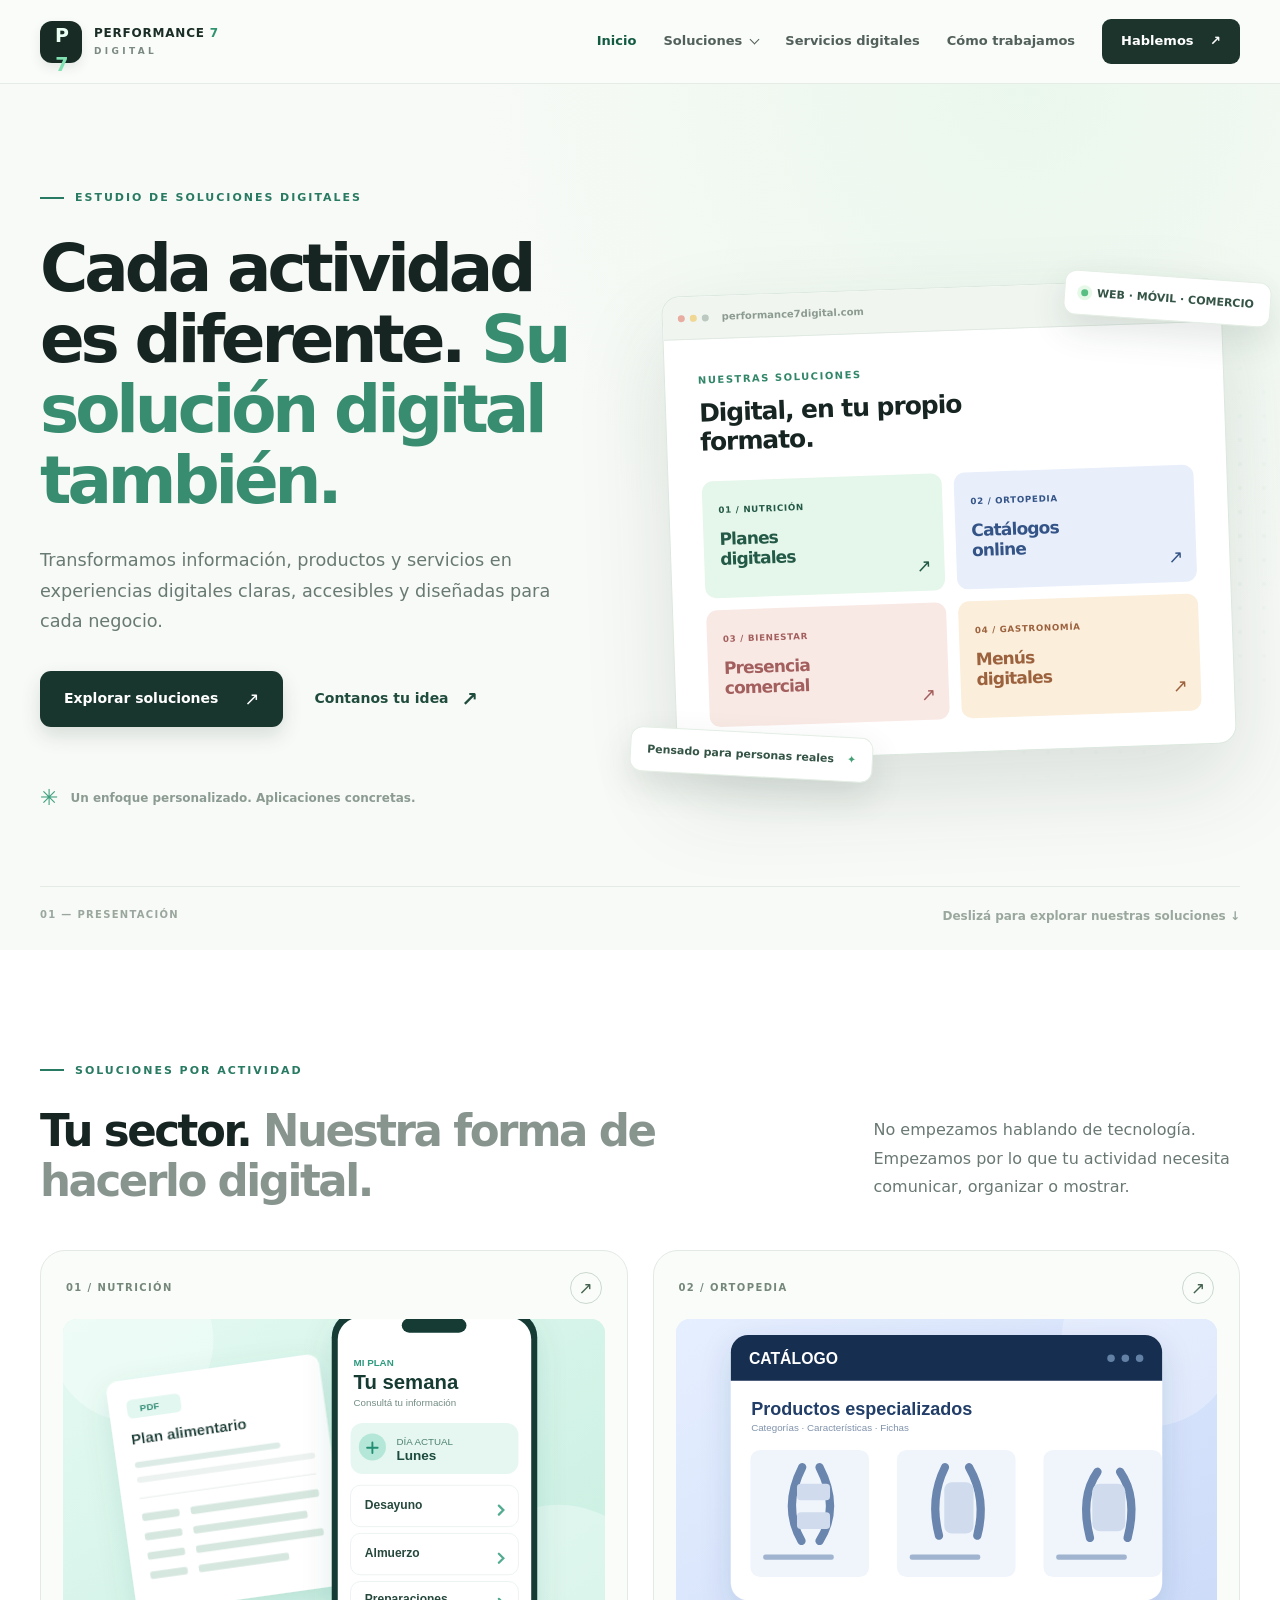
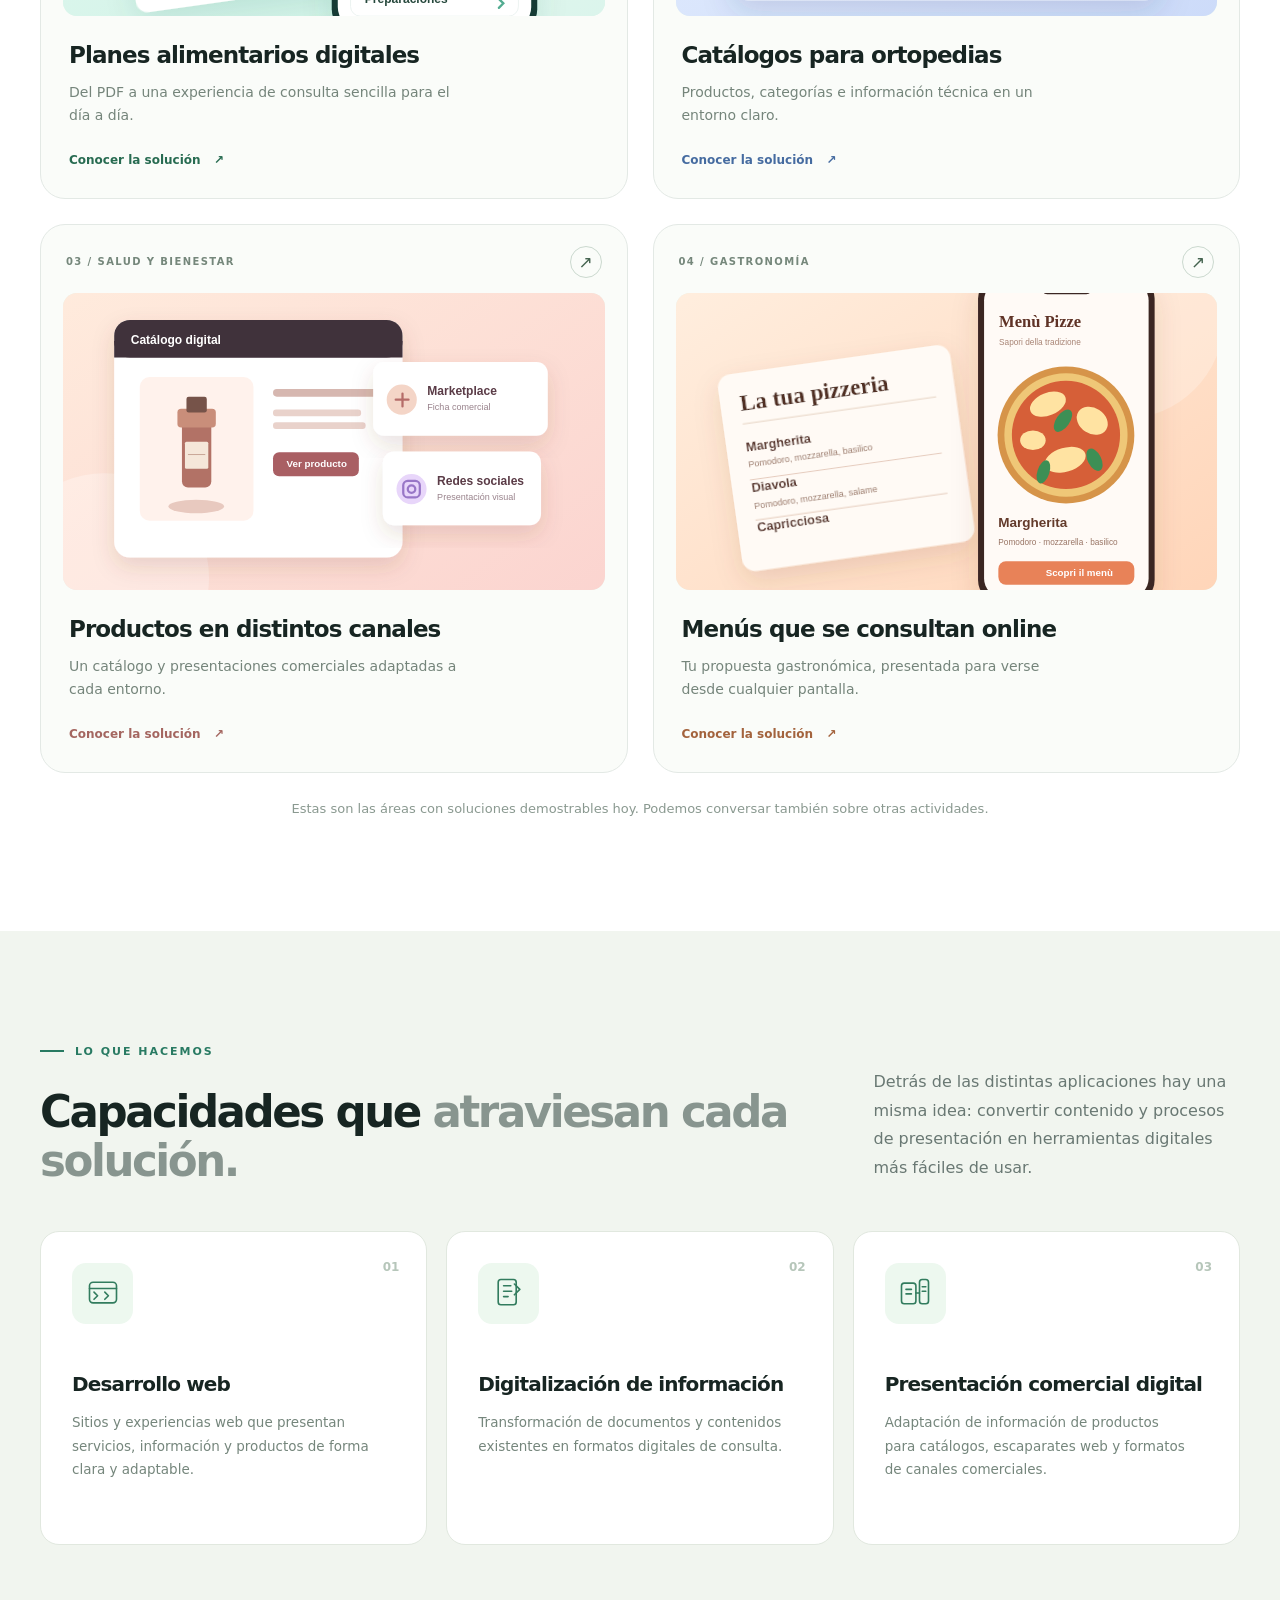
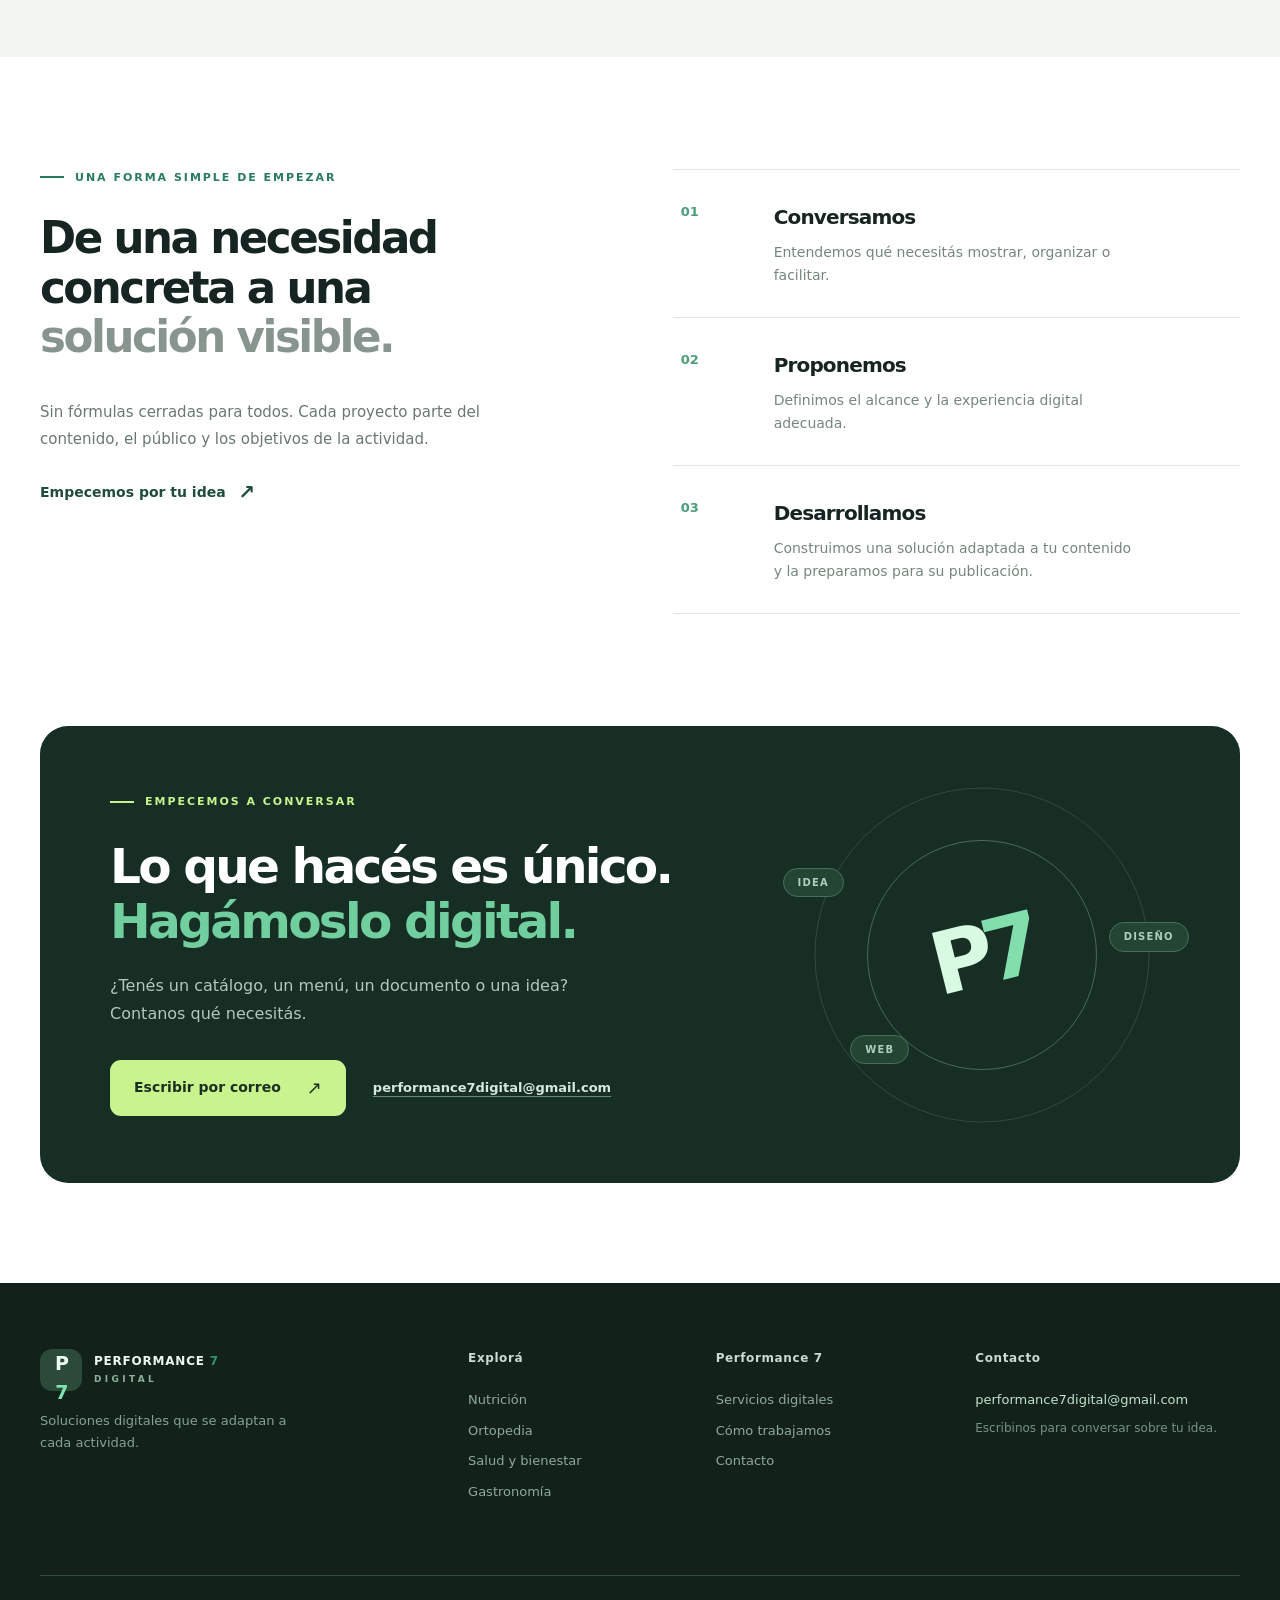
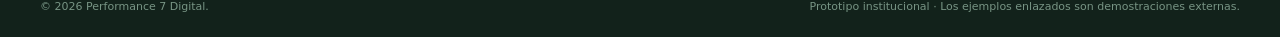
<file: projects/p7d-demo-ver01/index.html>
<!doctype html>
<html lang="es"><head>
<meta charset="utf-8"><meta name="viewport" content="width=device-width, initial-scale=1"><meta name="color-scheme" content="light">
<meta name="theme-color" content="#f8f9f6"><meta name="description" content="Performance 7 Digital. Sitios web, catálogos, menús digitales y transformación de documentos en experiencias de consulta."><title>Soluciones digitales para cada actividad | Performance 7 Digital</title>
<link rel="icon" type="image/svg+xml" href="assets/img/favicon.svg"><link rel="stylesheet" href="assets/css/styles.css">
</head><body class="page page--home">
<a class="skip-link" href="#contenido">Saltar al contenido</a>
<header class="site-header" id="arriba"><div class="shell header-inner">
<a class="brand" href="index.html" aria-label="Performance 7 Digital, ir al inicio"><span class="brand-mark" aria-hidden="true">P<span>7</span></span><span class="brand-text">PERFORMANCE <strong>7</strong><small>DIGITAL</small></span></a>
<button class="menu-toggle" type="button" aria-label="Abrir menú" aria-controls="primary-navigation" aria-expanded="false"><span></span><span></span><span></span></button>
<nav class="site-nav" id="primary-navigation" aria-label="Navegación principal">
<a class="nav-link is-current" href="index.html">Inicio</a>
<div class="nav-dropdown"><button type="button" class="nav-dropdown-toggle " aria-haspopup="true" aria-expanded="false" aria-controls="solutions-submenu">Soluciones <span class="chevron" aria-hidden="true"></span></button><div class="nav-menu" id="solutions-submenu" role="menu"><a role="menuitem" href="nutricion/index.html" ><span class="nav-menu-dot nd-nutricion"></span>Nutrición<span aria-hidden="true">↗</span></a><a role="menuitem" href="ortopedia/index.html" ><span class="nav-menu-dot nd-ortopedia"></span>Ortopedia<span aria-hidden="true">↗</span></a><a role="menuitem" href="salud/index.html" ><span class="nav-menu-dot nd-salud"></span>Salud y bienestar<span aria-hidden="true">↗</span></a><a role="menuitem" href="menues/index.html" ><span class="nav-menu-dot nd-menues"></span>Gastronomía<span aria-hidden="true">↗</span></a></div></div>
<a class="nav-link" href="index.html#servicios">Servicios digitales</a>
<a class="nav-link" href="index.html#como-trabajamos">Cómo trabajamos</a>
<a class="nav-contact" href="index.html#contacto">Hablemos <span aria-hidden="true">↗</span></a>
</nav></div></header>
<main id="contenido">
<section class="home-hero"><div class="shell home-hero-grid"><div class="hero-copy"><p class="eyebrow"><span class="eyebrow-line"></span> ESTUDIO DE SOLUCIONES DIGITALES</p><h1>Cada actividad es diferente. <span class="accent-text">Su solución digital también.</span></h1><p class="lead">Transformamos información, productos y servicios en experiencias digitales claras, accesibles y diseñadas para cada negocio.</p><div class="action-row"><a class="btn btn-dark" href="#soluciones">Explorar soluciones <span aria-hidden="true">↗</span></a><a class="text-link" href="#contacto">Contanos tu idea <span aria-hidden="true">↗</span></a></div><div class="hero-proof"><span class="proof-symbol" aria-hidden="true">✳</span><span>Un enfoque personalizado. Aplicaciones concretas.</span></div></div>
<div class="hero-stage" aria-label="Vista conceptual de soluciones digitales para cuatro actividades"><div class="stage-pattern" aria-hidden="true"></div><div class="stage-browser"><div class="stage-browser-top"><div class="window-dots"><i></i><i></i><i></i></div><span>performance7digital.com</span><span class="browser-signal">● EN LÍNEA</span></div><div class="stage-browser-body"><p class="stage-eyebrow">NUESTRAS SOLUCIONES</p><h3>Digital, en tu propio formato.</h3><div class="stage-mini-grid"><a href="nutricion/index.html" class="stage-mini stage-mini-nut"><span>01 / NUTRICIÓN</span><strong>Planes<br>digitales</strong><b aria-hidden="true">↗</b></a><a href="ortopedia/index.html" class="stage-mini stage-mini-ort"><span>02 / ORTOPEDIA</span><strong>Catálogos<br>online</strong><b aria-hidden="true">↗</b></a><a href="salud/index.html" class="stage-mini stage-mini-sal"><span>03 / BIENESTAR</span><strong>Presencia<br>comercial</strong><b aria-hidden="true">↗</b></a><a href="menues/index.html" class="stage-mini stage-mini-men"><span>04 / GASTRONOMÍA</span><strong>Menús<br>digitales</strong><b aria-hidden="true">↗</b></a></div></div></div><div class="stage-chip stage-chip-top"><span class="pulse-dot"></span> WEB · MÓVIL · COMERCIO</div><div class="stage-chip stage-chip-bottom">Pensado para personas reales <span aria-hidden="true">✦</span></div></div></div><div class="shell hero-bottom-note"><span>01 — PRESENTACIÓN</span><span>Deslizá para explorar nuestras soluciones <span aria-hidden="true">↓</span></span></div></section>
<section id="soluciones" class="section solutions-section"><div class="shell"><div class="section-heading split-heading"><div><p class="eyebrow"><span class="eyebrow-line"></span> SOLUCIONES POR ACTIVIDAD</p><h2>Tu sector. <span class="muted-title">Nuestra forma de hacerlo digital.</span></h2></div><p>No empezamos hablando de tecnología. Empezamos por lo que tu actividad necesita comunicar, organizar o mostrar.</p></div><div class="solutions-grid">
<a class="solution-card sc-nut" href="nutricion/index.html"><div class="solution-top"><span class="number">01 / NUTRICIÓN</span><span class="circle-arrow" aria-hidden="true">↗</span></div><div class="solution-picture"><img src="assets/img/preview-nutricion.svg" alt="Ilustración de un plan alimentario convertido en consulta web" loading="lazy" width="720" height="500"></div><div class="solution-bottom"><h3>Planes alimentarios digitales</h3><p>Del PDF a una experiencia de consulta sencilla para el día a día.</p><span class="solution-read">Conocer la solución <span aria-hidden="true">↗</span></span></div></a>
<a class="solution-card sc-ort" href="ortopedia/index.html"><div class="solution-top"><span class="number">02 / ORTOPEDIA</span><span class="circle-arrow" aria-hidden="true">↗</span></div><div class="solution-picture"><img src="assets/img/preview-ortopedia.svg" alt="Ilustración de un catálogo digital de productos ortopédicos" loading="lazy" width="720" height="500"></div><div class="solution-bottom"><h3>Catálogos para ortopedias</h3><p>Productos, categorías e información técnica en un entorno claro.</p><span class="solution-read">Conocer la solución <span aria-hidden="true">↗</span></span></div></a>
<a class="solution-card sc-sal" href="salud/index.html"><div class="solution-top"><span class="number">03 / SALUD Y BIENESTAR</span><span class="circle-arrow" aria-hidden="true">↗</span></div><div class="solution-picture"><img src="assets/img/preview-salud.svg" alt="Ilustración de catálogo de productos y canales digitales" loading="lazy" width="720" height="500"></div><div class="solution-bottom"><h3>Productos en distintos canales</h3><p>Un catálogo y presentaciones comerciales adaptadas a cada entorno.</p><span class="solution-read">Conocer la solución <span aria-hidden="true">↗</span></span></div></a>
<a class="solution-card sc-men" href="menues/index.html"><div class="solution-top"><span class="number">04 / GASTRONOMÍA</span><span class="circle-arrow" aria-hidden="true">↗</span></div><div class="solution-picture"><img src="assets/img/preview-menues.svg" alt="Ilustración de un menú de pizzería en un teléfono" loading="lazy" width="720" height="500"></div><div class="solution-bottom"><h3>Menús que se consultan online</h3><p>Tu propuesta gastronómica, presentada para verse desde cualquier pantalla.</p><span class="solution-read">Conocer la solución <span aria-hidden="true">↗</span></span></div></a>
</div><p class="section-footnote">Estas son las áreas con soluciones demostrables hoy. Podemos conversar también sobre otras actividades.</p></div></section>
<section class="section services-section" id="servicios"><div class="shell"><div class="section-heading split-heading"><div><p class="eyebrow"><span class="eyebrow-line"></span> LO QUE HACEMOS</p><h2>Capacidades que <span class="muted-title">atraviesan cada solución.</span></h2></div><p>Detrás de las distintas aplicaciones hay una misma idea: convertir contenido y procesos de presentación en herramientas digitales más fáciles de usar.</p></div><div class="services-grid"><article class="service-card"><span class="service-index">01</span><div class="service-icon" aria-hidden="true"><svg viewBox="0 0 40 40"><rect x="5" y="8" width="30" height="23" rx="4"/><path d="M5 15h30M14 23l-4-4m4 4-4 4m12-8 4 4-4 4"/></svg></div><h3>Desarrollo web</h3><p>Sitios y experiencias web que presentan servicios, información y productos de forma clara y adaptable.</p></article><article class="service-card"><span class="service-index">02</span><div class="service-icon" aria-hidden="true"><svg viewBox="0 0 40 40"><rect x="8" y="5" width="20" height="28" rx="3"/><path d="M14 12h8M14 18h9M14 24h5M26 10l6 6-6 6"/></svg></div><h3>Digitalización de información</h3><p>Transformación de documentos y contenidos existentes en formatos digitales de consulta.</p></article><article class="service-card"><span class="service-index">03</span><div class="service-icon" aria-hidden="true"><svg viewBox="0 0 40 40"><rect x="5" y="9" width="16" height="23" rx="3"/><rect x="25" y="5" width="10" height="27" rx="3"/><path d="M10 16h6M10 21h6M28 13h4M28 18h4M21 20h4"/></svg></div><h3>Presentación comercial digital</h3><p>Adaptación de información de productos para catálogos, escaparates web y formatos de canales comerciales.</p></article></div></div></section>
<section class="section process-section" id="como-trabajamos"><div class="shell process-grid"><div><p class="eyebrow"><span class="eyebrow-line"></span> UNA FORMA SIMPLE DE EMPEZAR</p><h2>De una necesidad concreta a una <span class="muted-title">solución visible.</span></h2><p class="process-intro">Sin fórmulas cerradas para todos. Cada proyecto parte del contenido, el público y los objetivos de la actividad.</p><a class="text-link" href="#contacto">Empecemos por tu idea <span aria-hidden="true">↗</span></a></div><div class="steps"><div class="step"><span>01</span><div><h3>Conversamos</h3><p>Entendemos qué necesitás mostrar, organizar o facilitar.</p></div></div><div class="step"><span>02</span><div><h3>Proponemos</h3><p>Definimos el alcance y la experiencia digital adecuada.</p></div></div><div class="step"><span>03</span><div><h3>Desarrollamos</h3><p>Construimos una solución adaptada a tu contenido y la preparamos para su publicación.</p></div></div></div></div></section>
<section class="home-contact" id="contacto"><div class="shell"><div class="contact-panel"><div><p class="eyebrow eyebrow-light"><span class="eyebrow-line"></span> EMPECEMOS A CONVERSAR</p><h2>Lo que hacés es único. <em>Hagámoslo digital.</em></h2><p>¿Tenés un catálogo, un menú, un documento o una idea? Contanos qué necesitás.</p><div class="contact-actions"><a class="btn btn-lime" href="mailto:performance7digital@gmail.com?subject=Consulta%20Performance%207%20Digital%20-%20Consulta%20general">Escribir por correo <span aria-hidden="true">↗</span></a><a class="contact-address" href="mailto:performance7digital@gmail.com">performance7digital@gmail.com</a></div></div><div class="contact-art" aria-hidden="true"><div class="orbit orbit-one"></div><div class="orbit orbit-two"></div><div class="orbit-core">P<span>7</span></div><div class="orbit-tag t1">IDEA</div><div class="orbit-tag t2">DISEÑO</div><div class="orbit-tag t3">WEB</div></div></div></div></section>
</main>
<footer class="site-footer"><div class="shell footer-grid"><div class="footer-brand"><a class="brand brand-footer" href="index.html"><span class="brand-mark" aria-hidden="true">P<span>7</span></span><span class="brand-text">PERFORMANCE <strong>7</strong><small>DIGITAL</small></span></a><p>Soluciones digitales que se adaptan a cada actividad.</p></div><div class="footer-col"><h3>Explorá</h3><a href="nutricion/index.html">Nutrición</a><a href="ortopedia/index.html">Ortopedia</a><a href="salud/index.html">Salud y bienestar</a><a href="menues/index.html">Gastronomía</a></div><div class="footer-col"><h3>Performance 7</h3><a href="index.html#servicios">Servicios digitales</a><a href="index.html#como-trabajamos">Cómo trabajamos</a><a href="index.html#contacto">Contacto</a></div><div class="footer-col"><h3>Contacto</h3><a class="footer-email" href="mailto:performance7digital@gmail.com">performance7digital@gmail.com</a><p class="footer-note">Escribinos para conversar sobre tu idea.</p></div></div><div class="shell footer-base"><span>© <span data-current-year>2026</span> Performance 7 Digital.</span><span>Prototipo institucional · Los ejemplos enlazados son demostraciones externas.</span></div></footer>
<script defer src="assets/js/main.js"></script>
</body></html>
</file>
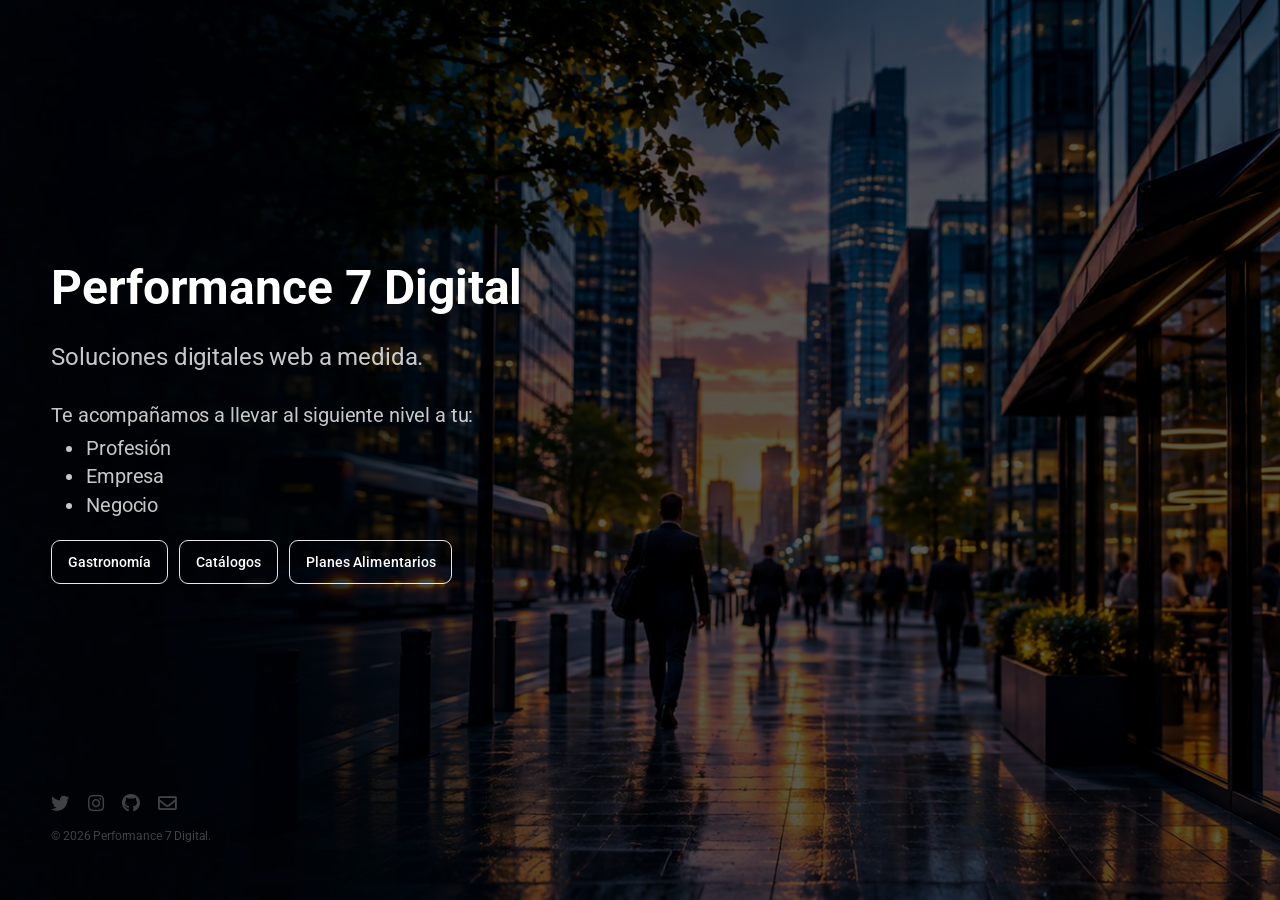
<file: projects/p7d-elegante/index.html>
<!DOCTYPE HTML>
<html lang="es">
	<head>
		<title>Performance 7 Digital</title>
		<meta charset="utf-8" />
		<meta name="viewport" content="width=device-width, initial-scale=1" />
		<link rel="stylesheet" href="assets/css/main.css" />
		<link rel="stylesheet" href="assets/css/p7d.css" />
	</head>
	<body class="is-preload p7d-home">

		<!-- Header -->
			<header id="header">
				<h1>Performance 7 Digital</h1>
				<!-- Presentación: un único cuerpo tipográfico para todos los renglones. -->
				<div class="presentation">
					<p>Soluciones digitales web a medida.</p>
					<br>
					<p>Te acompañamos a llevar al siguiente nivel a tu:
					<ul>
						<li>Profesión</li>
						<li>Empresa</li>
						<li>Negocio</li>
					</ul>
					</p>
				</div>

				<!-- Accesos a las soluciones y demostraciones de P7D. -->
				<nav class="service-links" aria-label="Soluciones digitales">
					<a class="service-link" href="https://performance7digital.github.io/projects/gastronomia/index.html" target="_blank" rel="noopener noreferrer">Gastronomía</a>
					<a class="service-link" href="catalogos.html">Catálogos</a>
					<a class="service-link" href="https://performance7digital.github.io/projects/nutrizione/index.html" target="_blank" rel="noopener noreferrer">Planes Alimentarios</a>
				</nav>
			</header>

		<!-- Footer -->
			<footer id="footer">
				<ul class="icons">
					<li><a href="#" class="icon brands fa-twitter"><span class="label">Twitter</span></a></li>
					<li><a href="#" class="icon brands fa-instagram"><span class="label">Instagram</span></a></li>
					<li><a href="#" class="icon brands fa-github"><span class="label">GitHub</span></a></li>
					<li><a href="#" class="icon fa-envelope"><span class="label">Email</span></a></li>
				</ul>
				<ul class="copyright">
					<li>&copy; 2026 Performance 7 Digital.</li>
				</ul>
			</footer>

		<!-- Scripts -->
			<script src="assets/js/main.js"></script>

	</body>
</html>
</file>
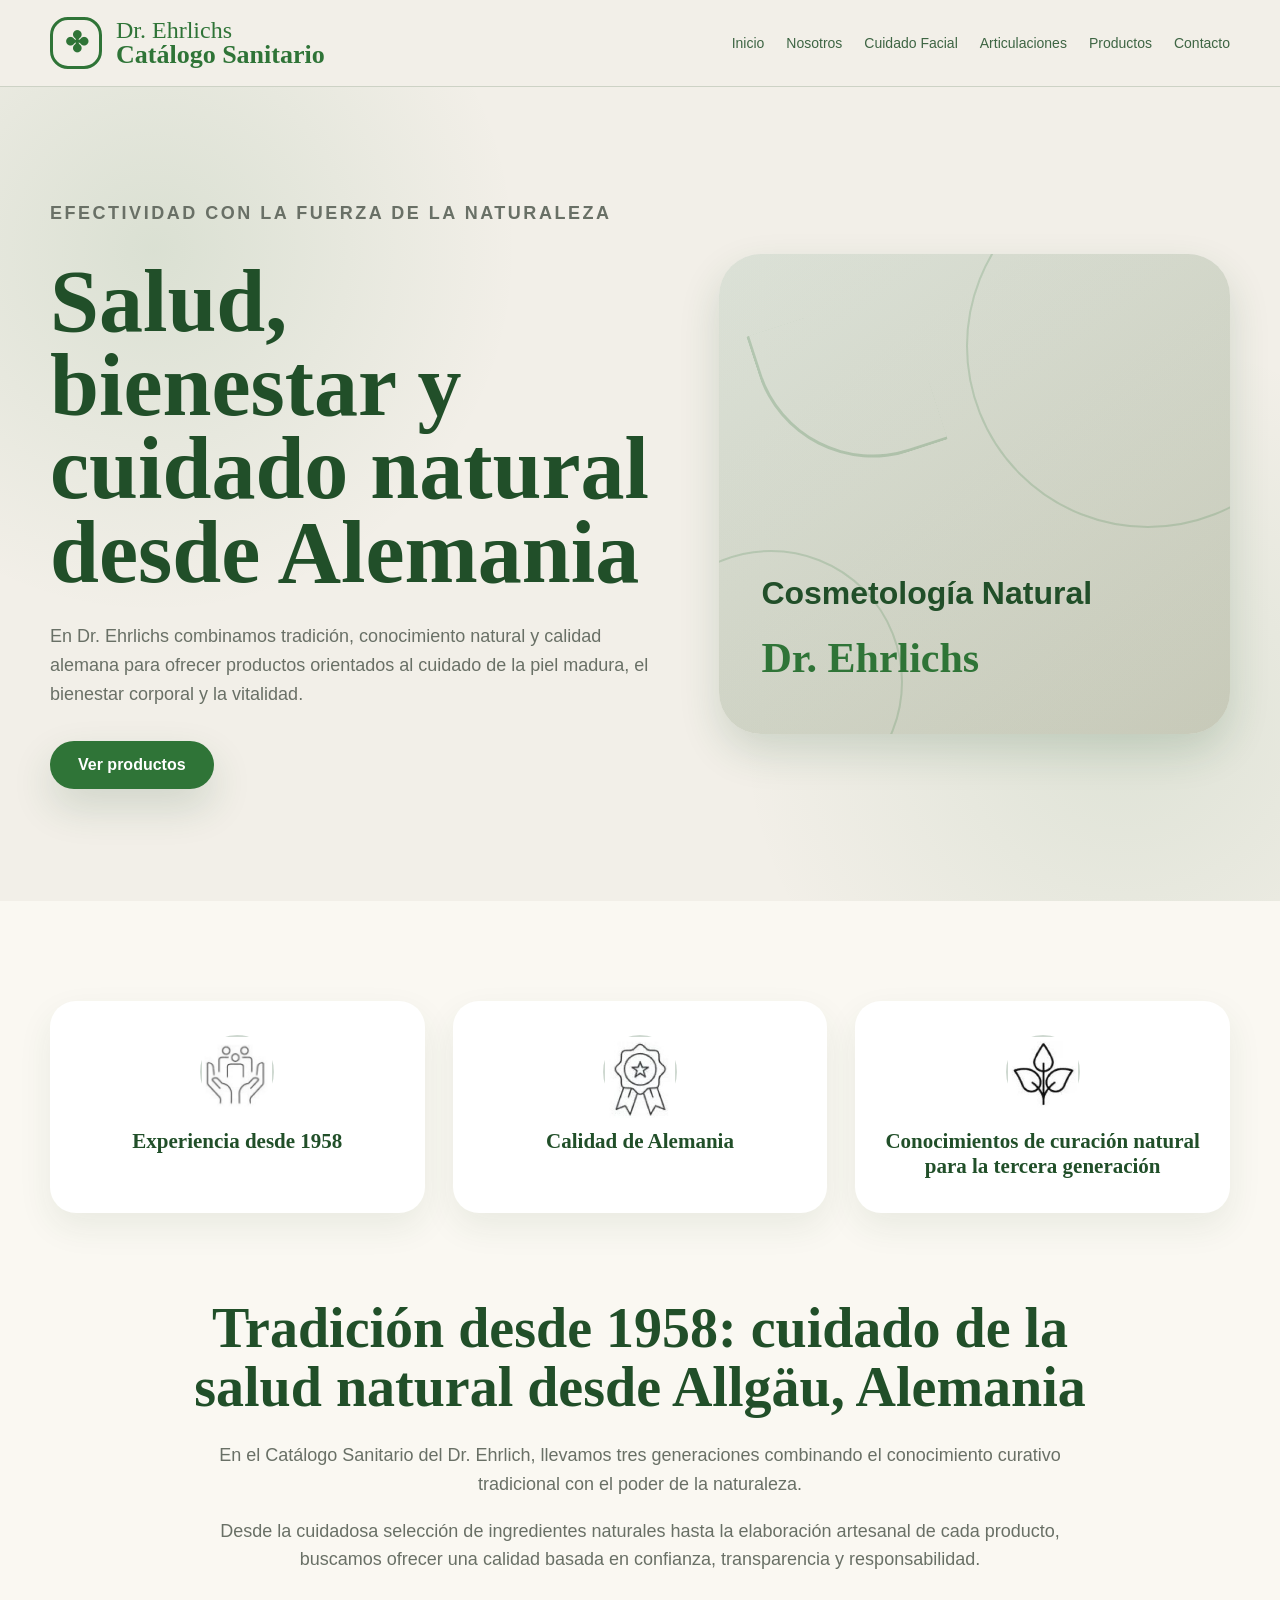
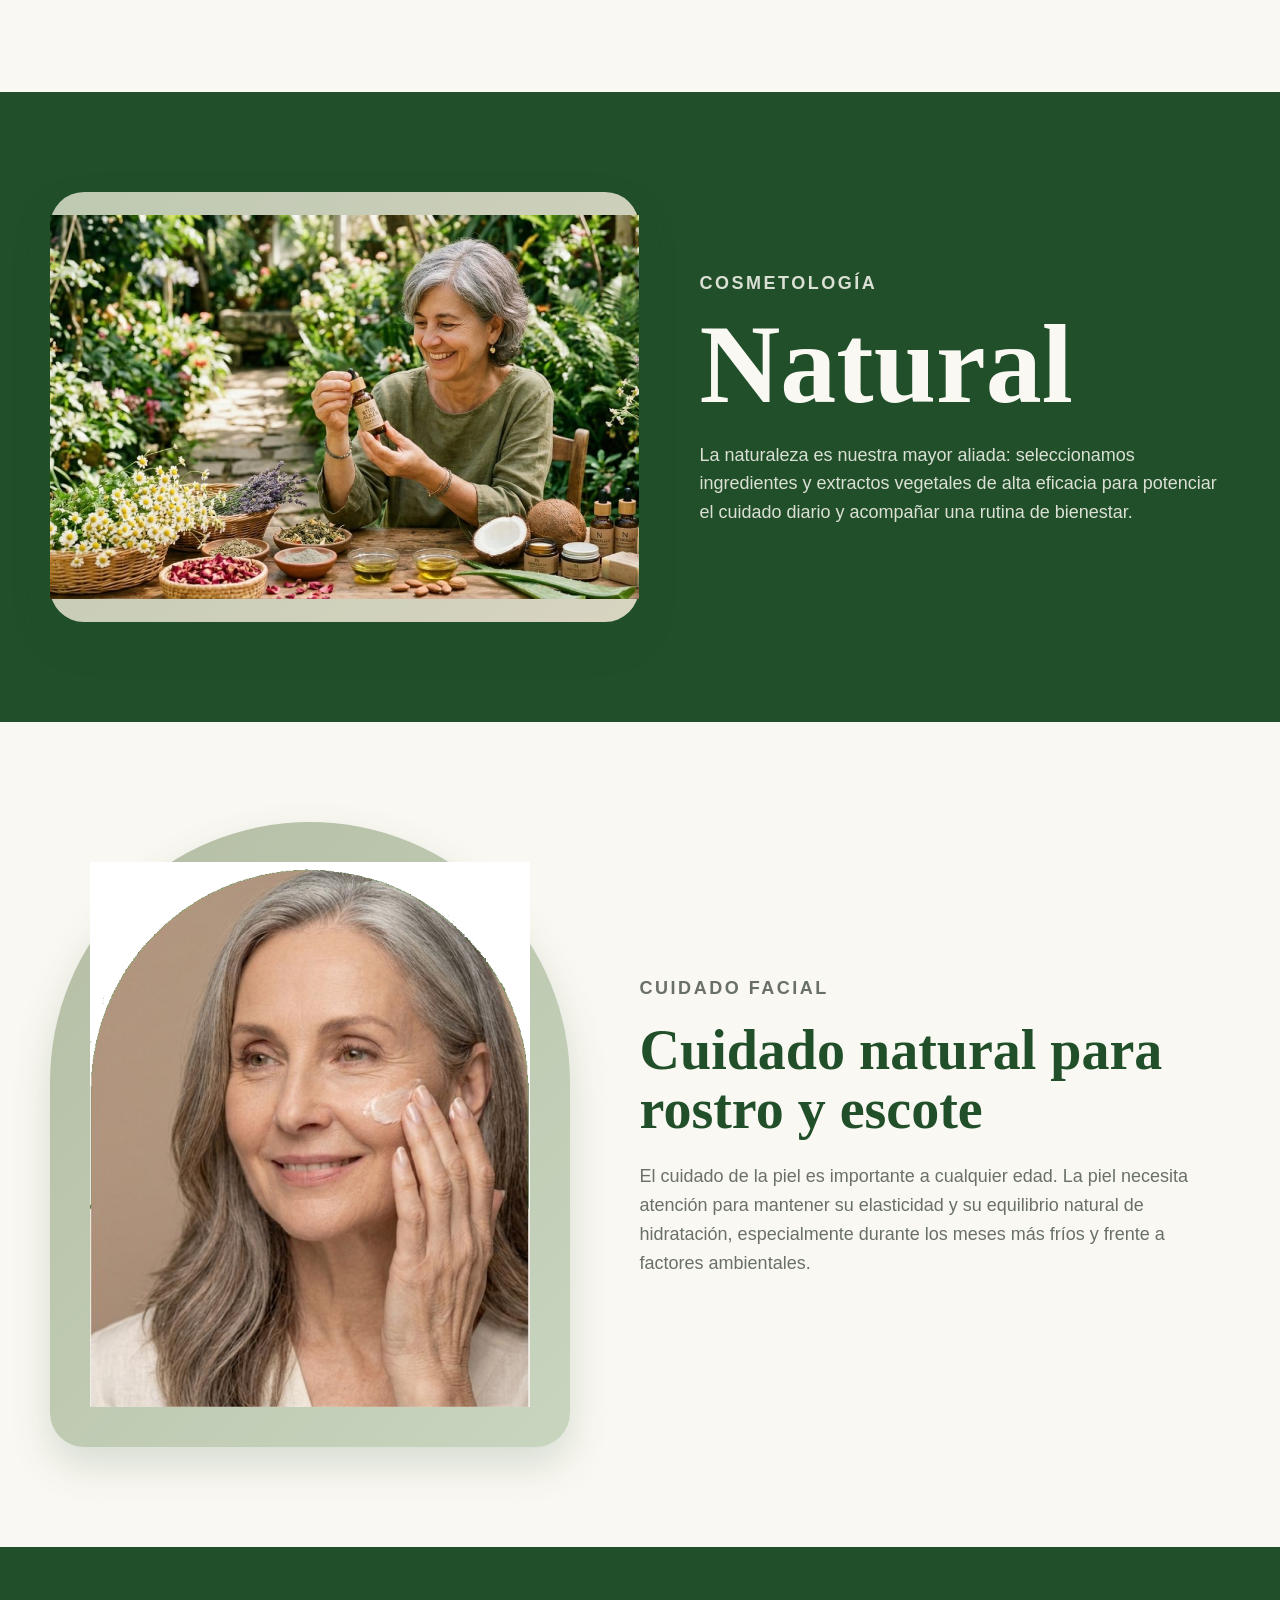
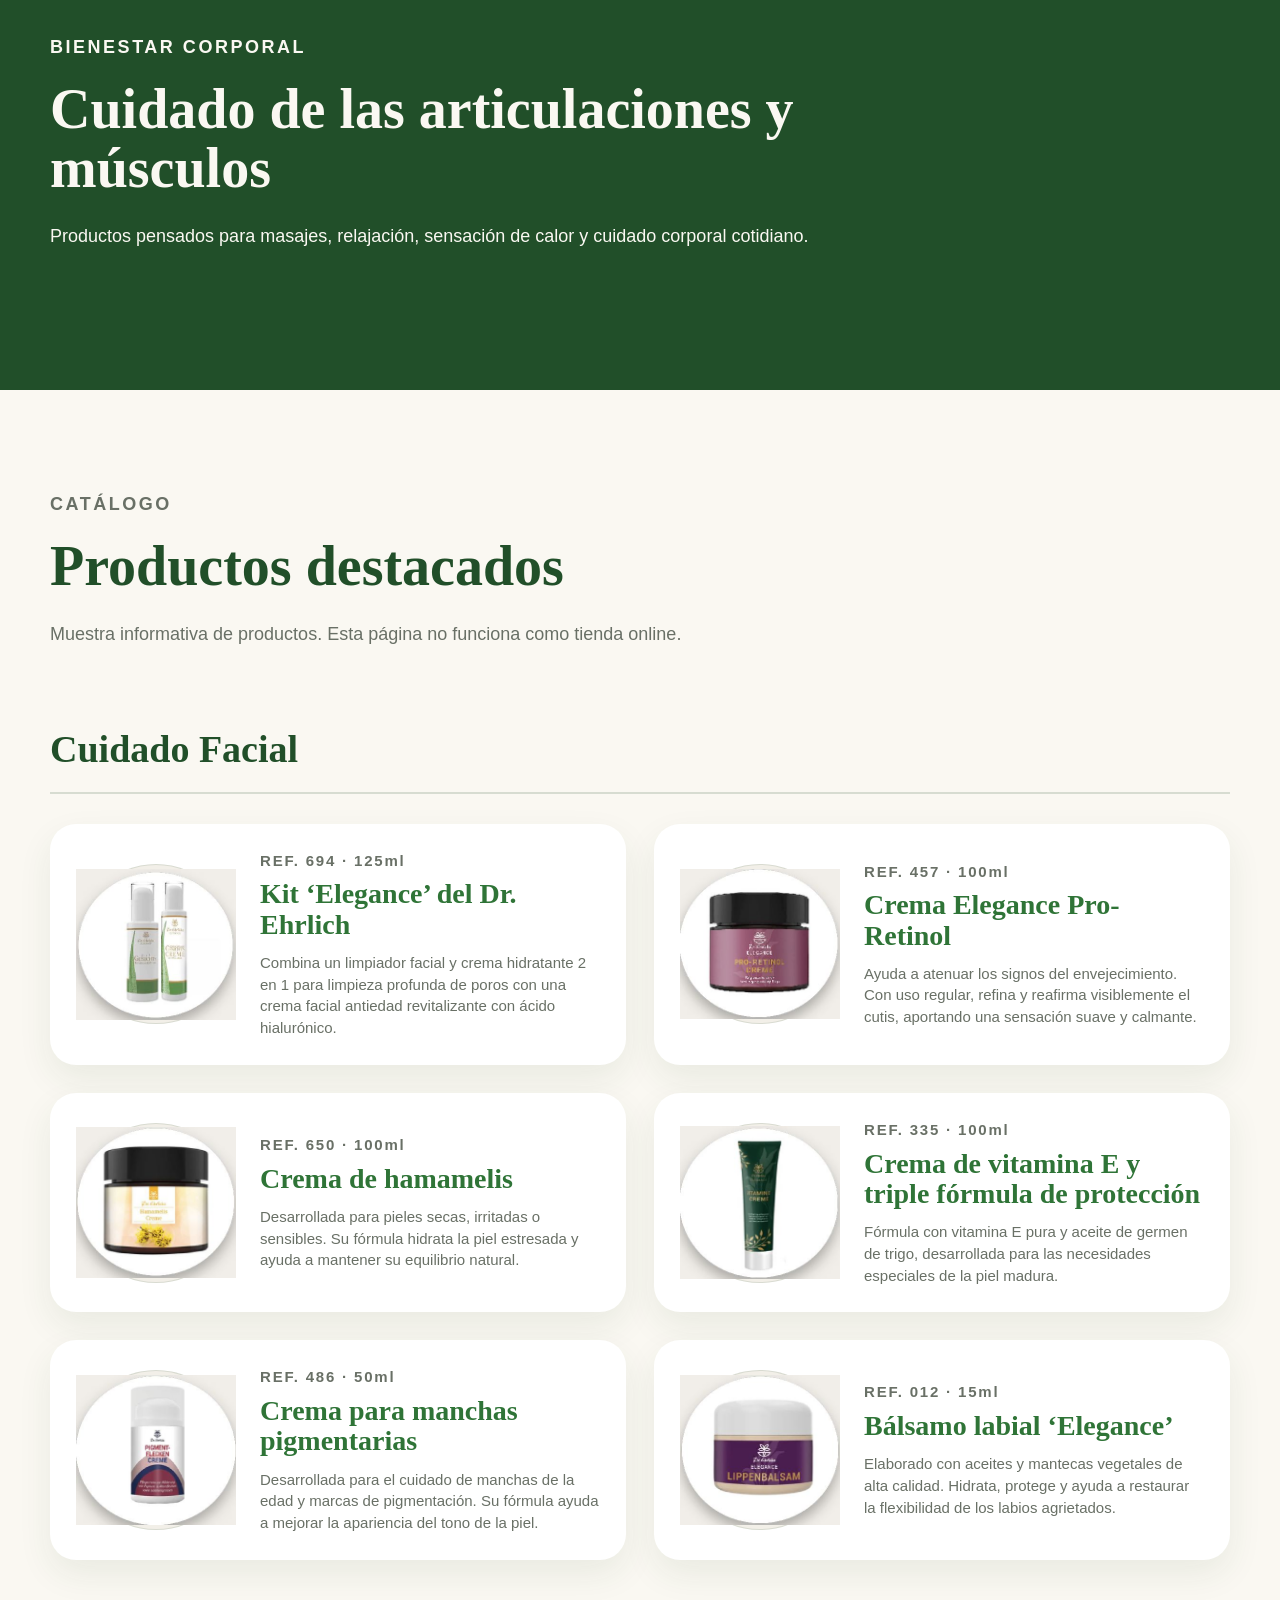
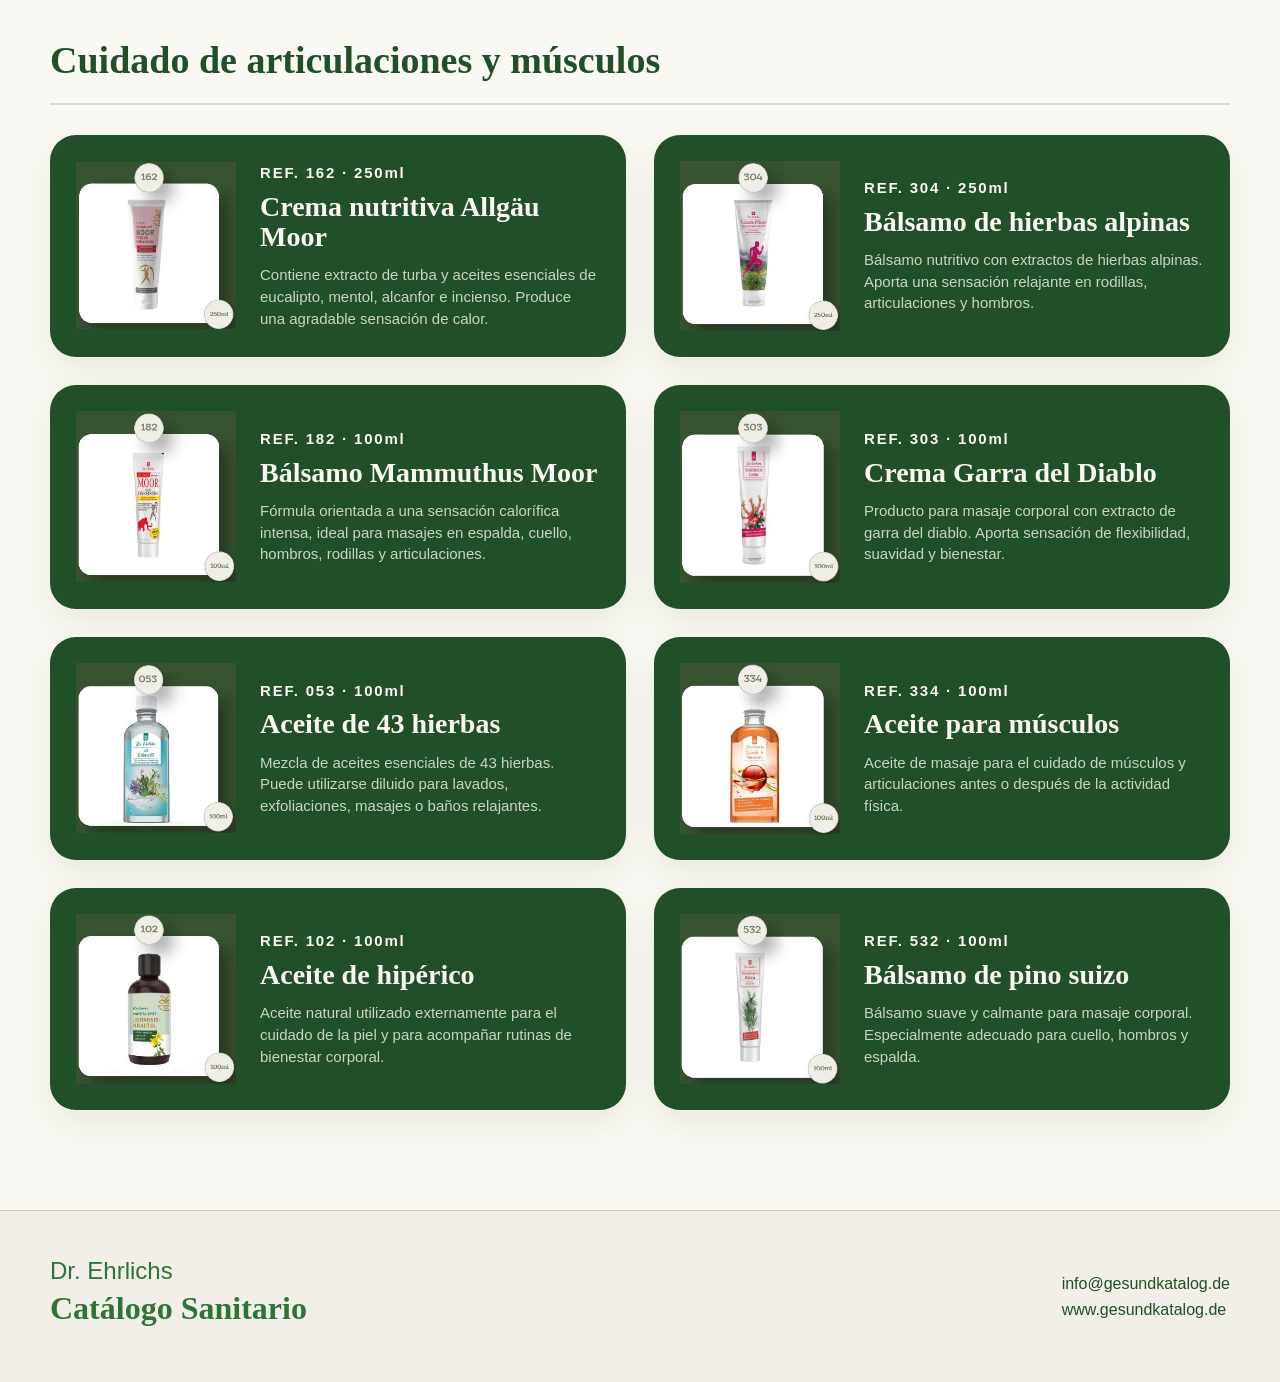
<file: projects/cataloghi/dr-elrlichs/index.html>
<!DOCTYPE html>
<html lang="es">
<head>
  <meta charset="UTF-8" />
  <meta name="viewport" content="width=device-width, initial-scale=1.0" />
  <title>Dr. Ehrlichs | Catálogo Sanitario</title>

  <link rel="stylesheet" href="styles.css" />
</head>
<body>

  <header class="site-header">
    <div class="container header-content">
      <div class="brand">
        <div class="brand-icon">✤</div>
        <div>
          <p class="brand-script">Dr. Ehrlichs</p>
          <h1>Catálogo Sanitario</h1>
        </div>
      </div>

      <nav class="main-nav">
        <a href="#inicio">Inicio</a>
        <a href="#nosotros">Nosotros</a>
        <a href="#facial">Cuidado Facial</a>
        <a href="#articulaciones">Articulaciones</a>
        <a href="#productos">Productos</a>
        <a href="#contacto">Contacto</a>
      </nav>
    </div>
  </header>

  <main>

    <section id="inicio" class="hero">
      <div class="container hero-content">
        <div class="hero-text">
          <p class="eyebrow">Efectividad con la fuerza de la naturaleza</p>
          <h2>Salud, bienestar y cuidado natural desde Alemania</h2>
          <p>
            En Dr. Ehrlichs combinamos tradición, conocimiento natural y calidad alemana
            para ofrecer productos orientados al cuidado de la piel madura, el bienestar
            corporal y la vitalidad.
          </p>
          <a href="#productos" class="btn-primary">Ver productos</a>
        </div>

        <div class="hero-card">
          <div class="botanical-line"></div>
          <p>Cosmetología Natural</p>
          <strong>Dr. Ehrlichs</strong>
        </div>
      </div>
    </section>

    <section id="nosotros" class="section intro-section">
      <div class="container">
        <div class="features">
          <article>
            <div class="feature-icon"><img src="./assets/img/experiencia.jpg"></div>
            <h3> Experiencia desde 1958</h3>
          </article>

          <article>
            <div class="feature-icon"><img src="./assets/img/calidad-alemana.jpg"></div>
            <h3>Calidad de Alemania</h3>
          </article>

          <article>
            <div class="feature-icon"><img src="./assets/img/conocimientos.jpg"></div>
            <h3>Conocimientos de curación natural para la tercera generación</h3>
          </article>
        </div>

        <div class="centered-copy">
          <h2>Tradición desde 1958: cuidado de la salud natural desde Allgäu, Alemania</h2>
          <p>
            En el Catálogo Sanitario del Dr. Ehrlich, llevamos tres generaciones combinando
            el conocimiento curativo tradicional con el poder de la naturaleza.
          </p>
          <p>
            Desde la cuidadosa selección de ingredientes naturales hasta la elaboración
            artesanal de cada producto, buscamos ofrecer una calidad basada en confianza,
            transparencia y responsabilidad.
          </p>
        </div>
      </div>
    </section>

    <section class="natural-section">
      <div class="container natural-grid">
        <div class="natural-image">
          <span><img src="./assets/img/natural.jpg"></span>
        </div>

        <div class="natural-text">
          <p class="section-label">Cosmetología</p>
          <h2>Natural</h2>
          <p>
            La naturaleza es nuestra mayor aliada: seleccionamos ingredientes y extractos
            vegetales de alta eficacia para potenciar el cuidado diario y acompañar una
            rutina de bienestar.
          </p>
        </div>
      </div>
    </section>

    <section id="facial" class="section split-section">
      <div class="container split-grid">
        <div class="portrait-card">
          <span><img src="./assets/img/facial.png"></span>
        </div>

        <div>
          <p class="section-label">Cuidado Facial</p>
          <h2>Cuidado natural para rostro y escote</h2>
          <p>
            El cuidado de la piel es importante a cualquier edad. La piel necesita atención
            para mantener su elasticidad y su equilibrio natural de hidratación, especialmente
            durante los meses más fríos y frente a factores ambientales.
          </p>
        </div>
      </div>
    </section>

    <section id="articulaciones" class="section dark-section">
      <div class="container">
        <div class="section-heading light">
          <p class="section-label">Bienestar corporal</p>
          <h2>Cuidado de las articulaciones y músculos</h2>
          <p>
            Productos pensados para masajes, relajación, sensación de calor y cuidado corporal
            cotidiano.
          </p>
        </div>
      </div>
    </section>

    <section id="productos" class="section products-section">
      <div class="container">
        <div class="section-heading">
          <p class="section-label">Catálogo</p>
          <h2>Productos destacados</h2>
          <p>
            Muestra informativa de productos. Esta página no funciona como tienda online.
          </p>
        </div>

        <h3 class="category-title">Cuidado Facial</h3>

        <div class="products-grid">

          <article class="product-card">
            <div class="product-image"><img src="./assets/img/694.jpg"></div>
            <div class="product-content">
              <p class="ref">REF. 694 · 125ml</p>
              <h4>Kit ‘Elegance’ del Dr. Ehrlich</h4>
              <p>
                Combina un limpiador facial y crema hidratante 2 en 1 para limpieza profunda
                de poros con una crema facial antiedad revitalizante con ácido hialurónico.
              </p>
            </div>
          </article>

          <article class="product-card">
            <div class="product-image"><img src="./assets/img/457.jpg"></div>
            <div class="product-content">
              <p class="ref">REF. 457 · 100ml</p>
              <h4>Crema Elegance Pro-Retinol</h4>
              <p>
                Ayuda a atenuar los signos del envejecimiento. Con uso regular, refina y
                reafirma visiblemente el cutis, aportando una sensación suave y calmante.
              </p>
            </div>
          </article>

          <article class="product-card">
            <div class="product-image"><img src="./assets/img/650.jpg"></div>
            <div class="product-content">
              <p class="ref">REF. 650 · 100ml</p>
              <h4>Crema de hamamelis</h4>
              <p>
                Desarrollada para pieles secas, irritadas o sensibles. Su fórmula hidrata la
                piel estresada y ayuda a mantener su equilibrio natural.
              </p>
            </div>
          </article>

          <article class="product-card">
            <div class="product-image"><img src="./assets/img/335.jpg"></div>
            <div class="product-content">
              <p class="ref">REF. 335 · 100ml</p>
              <h4>Crema de vitamina E y triple fórmula de protección</h4>
              <p>
                Fórmula con vitamina E pura y aceite de germen de trigo, desarrollada para
                las necesidades especiales de la piel madura.
              </p>
            </div>
          </article>

          <article class="product-card">
            <div class="product-image"><img src="./assets/img/486.jpg"></div>
            <div class="product-content">
              <p class="ref">REF. 486 · 50ml</p>
              <h4>Crema para manchas pigmentarias</h4>
              <p>
                Desarrollada para el cuidado de manchas de la edad y marcas de pigmentación.
                Su fórmula ayuda a mejorar la apariencia del tono de la piel.
              </p>
            </div>
          </article>

          <article class="product-card">
            <div class="product-image"><img src="./assets/img/012.jpg"></div>
            <div class="product-content">
              <p class="ref">REF. 012 · 15ml</p>
              <h4>Bálsamo labial ‘Elegance’</h4>
              <p>
                Elaborado con aceites y mantecas vegetales de alta calidad. Hidrata, protege
                y ayuda a restaurar la flexibilidad de los labios agrietados.
              </p>
            </div>
          </article>

        </div>

        <h3 class="category-title">Cuidado de articulaciones y músculos</h3>

        <div class="products-grid">

          <article class="product-card dark-card">
            <div class="product-image"><img src="./assets/img/162.jpg"></div>
            <div class="product-content">
              <p class="ref">REF. 162 · 250ml</p>
              <h4>Crema nutritiva Allgäu Moor</h4>
              <p>
                Contiene extracto de turba y aceites esenciales de eucalipto, mentol,
                alcanfor e incienso. Produce una agradable sensación de calor.
              </p>
            </div>
          </article>

          <article class="product-card dark-card">
            <div class="product-image"><img src="./assets/img/304.jpg"></div>
            <div class="product-content">
              <p class="ref">REF. 304 · 250ml</p>
              <h4>Bálsamo de hierbas alpinas</h4>
              <p>
                Bálsamo nutritivo con extractos de hierbas alpinas. Aporta una sensación
                relajante en rodillas, articulaciones y hombros.
              </p>
            </div>
          </article>

          <article class="product-card dark-card">
            <div class="product-image"><img src="./assets/img/182.jpg"></div>
            <div class="product-content">
              <p class="ref">REF. 182 · 100ml</p>
              <h4>Bálsamo Mammuthus Moor</h4>
              <p>
                Fórmula orientada a una sensación calorífica intensa, ideal para masajes en
                espalda, cuello, hombros, rodillas y articulaciones.
              </p>
            </div>
          </article>

          <article class="product-card dark-card">
            <div class="product-image"><img src="./assets/img/303.jpg"></div>
            <div class="product-content">
              <p class="ref">REF. 303 · 100ml</p>
              <h4>Crema Garra del Diablo</h4>
              <p>
                Producto para masaje corporal con extracto de garra del diablo. Aporta
                sensación de flexibilidad, suavidad y bienestar.
              </p>
            </div>
          </article>

          <article class="product-card dark-card">
            <div class="product-image"><img src="./assets/img/053.jpg"></div>
            <div class="product-content">
              <p class="ref">REF. 053 · 100ml</p>
              <h4>Aceite de 43 hierbas</h4>
              <p>
                Mezcla de aceites esenciales de 43 hierbas. Puede utilizarse diluido para
                lavados, exfoliaciones, masajes o baños relajantes.
              </p>
            </div>
          </article>

          <article class="product-card dark-card">
            <div class="product-image"><img src="./assets/img/334.jpg"></div>
            <div class="product-content">
              <p class="ref">REF. 334 · 100ml</p>
              <h4>Aceite para músculos</h4>
              <p>
                Aceite de masaje para el cuidado de músculos y articulaciones antes o después
                de la actividad física.
              </p>
            </div>
          </article>

          <article class="product-card dark-card">
            <div class="product-image"><img src="./assets/img/102.jpg"></div>
            <div class="product-content">
              <p class="ref">REF. 102 · 100ml</p>
              <h4>Aceite de hipérico</h4>
              <p>
                Aceite natural utilizado externamente para el cuidado de la piel y para
                acompañar rutinas de bienestar corporal.
              </p>
            </div>
          </article>

          <article class="product-card dark-card">
            <div class="product-image"><img src="./assets/img/532.jpg"></div>
            <div class="product-content">
              <p class="ref">REF. 532 · 100ml</p>
              <h4>Bálsamo de pino suizo</h4>
              <p>
                Bálsamo suave y calmante para masaje corporal. Especialmente adecuado para
                cuello, hombros y espalda.
              </p>
            </div>
          </article>

        </div>
      </div>
    </section>

  </main>

  <footer id="contacto" class="site-footer">
    <div class="container footer-content">
      <div>
        <p class="brand-script">Dr. Ehrlichs</p>
        <h2>Catálogo Sanitario</h2>
      </div>

      <div>
        <p>info@gesundkatalog.de</p>
        <p>www.gesundkatalog.de</p>
      </div>
    </div>
  </footer>

</body>
</html>
</file>
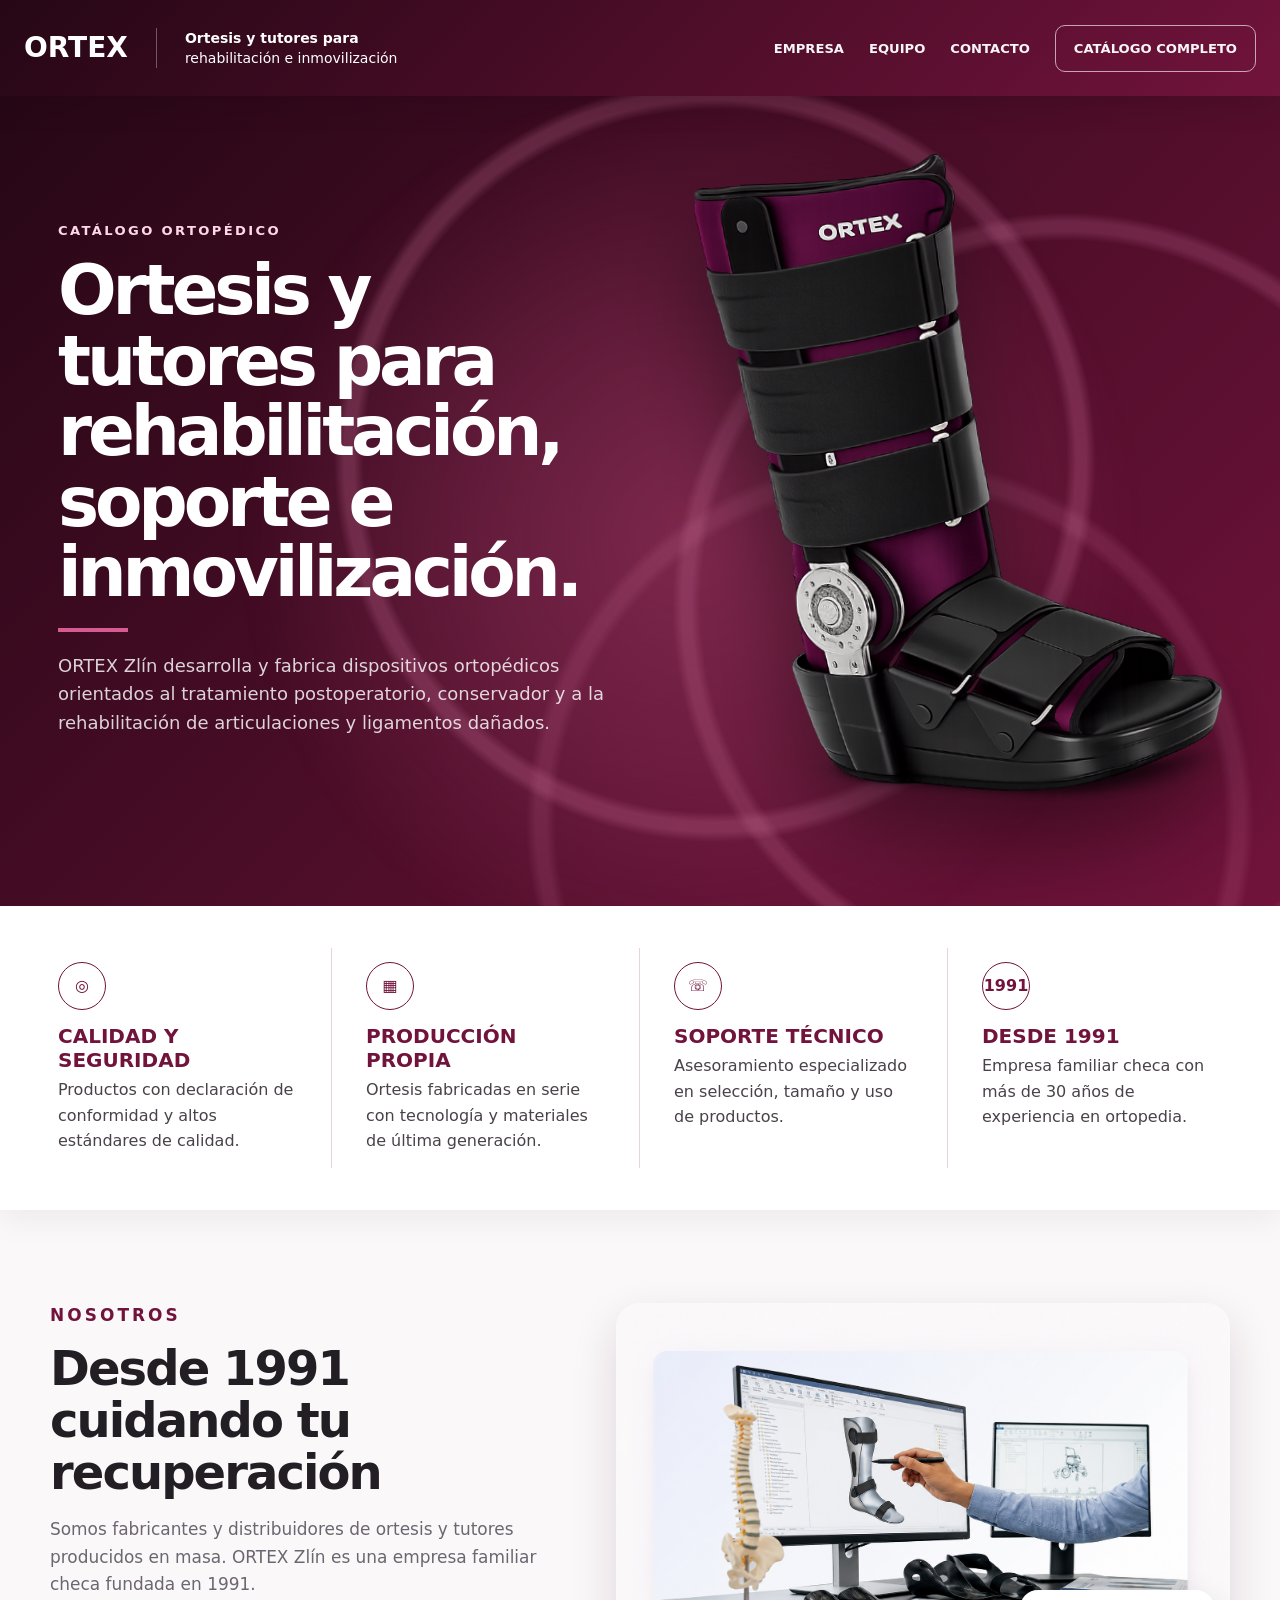
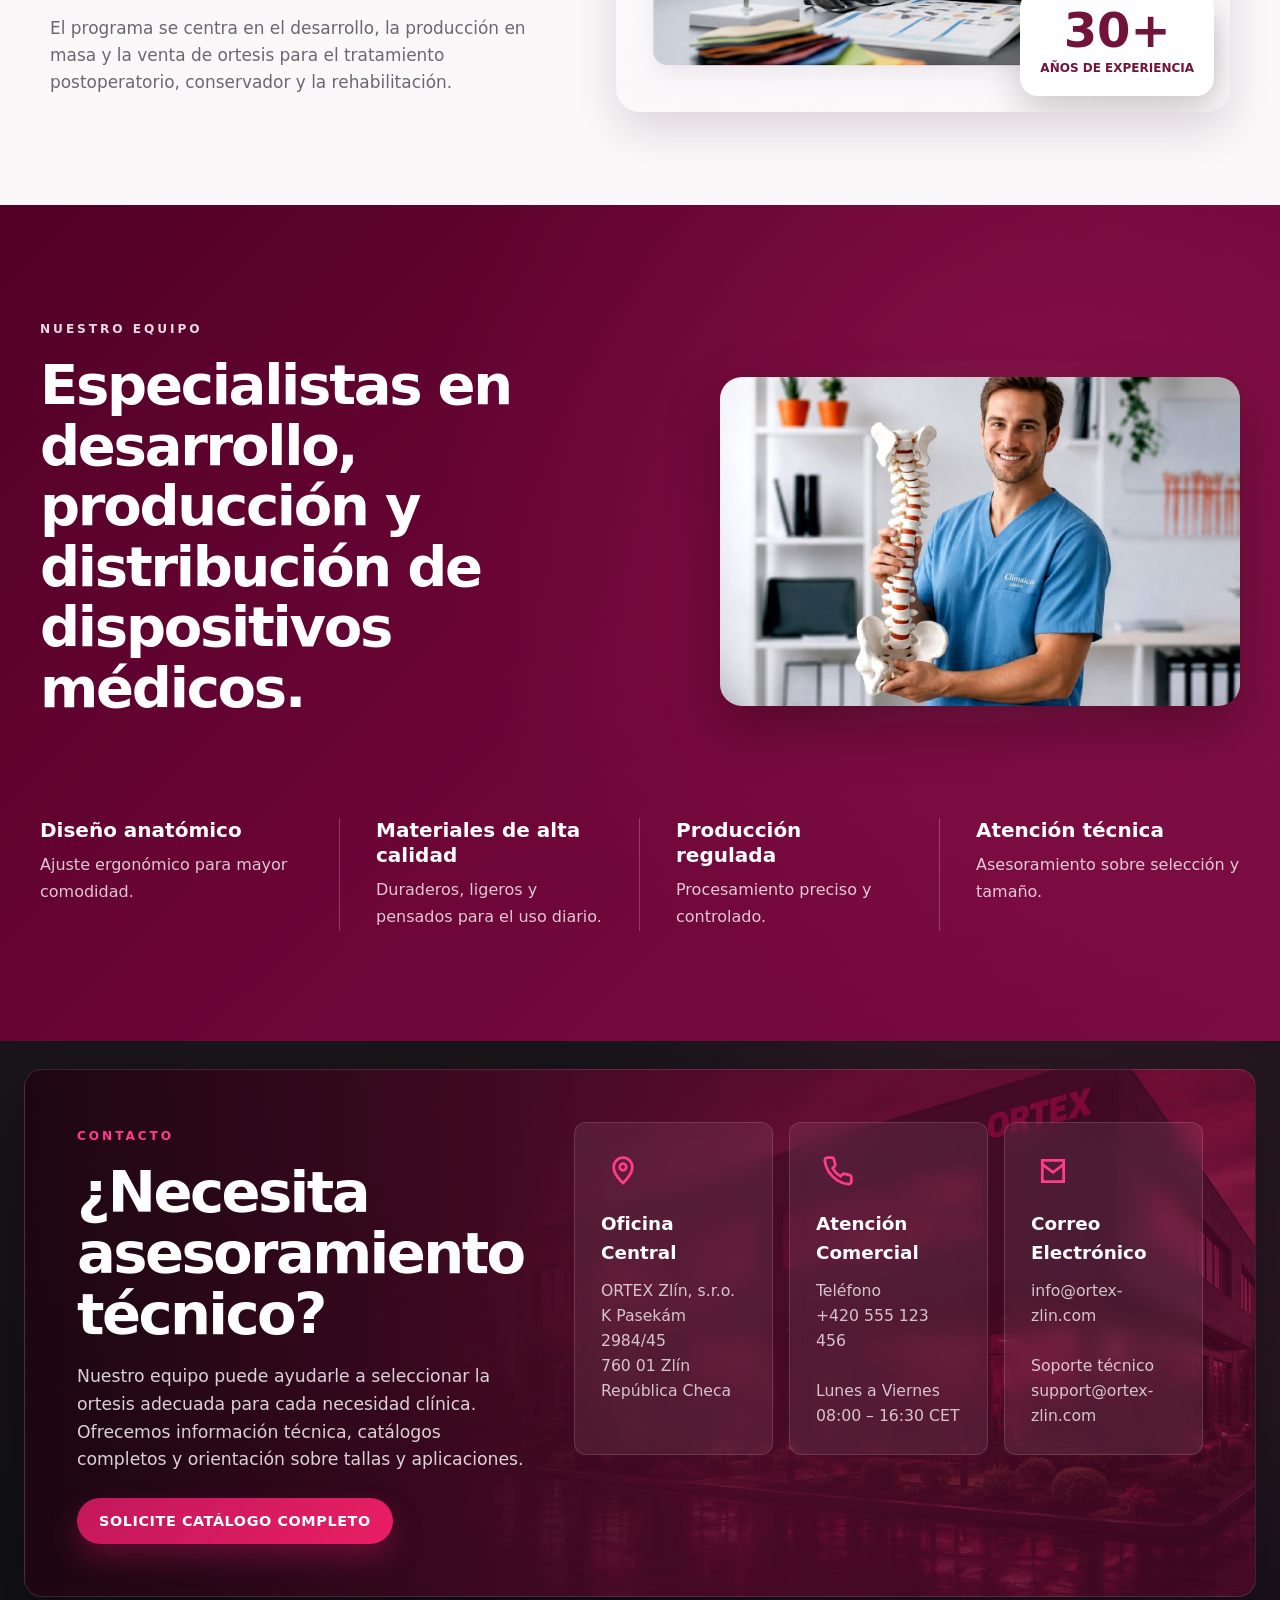
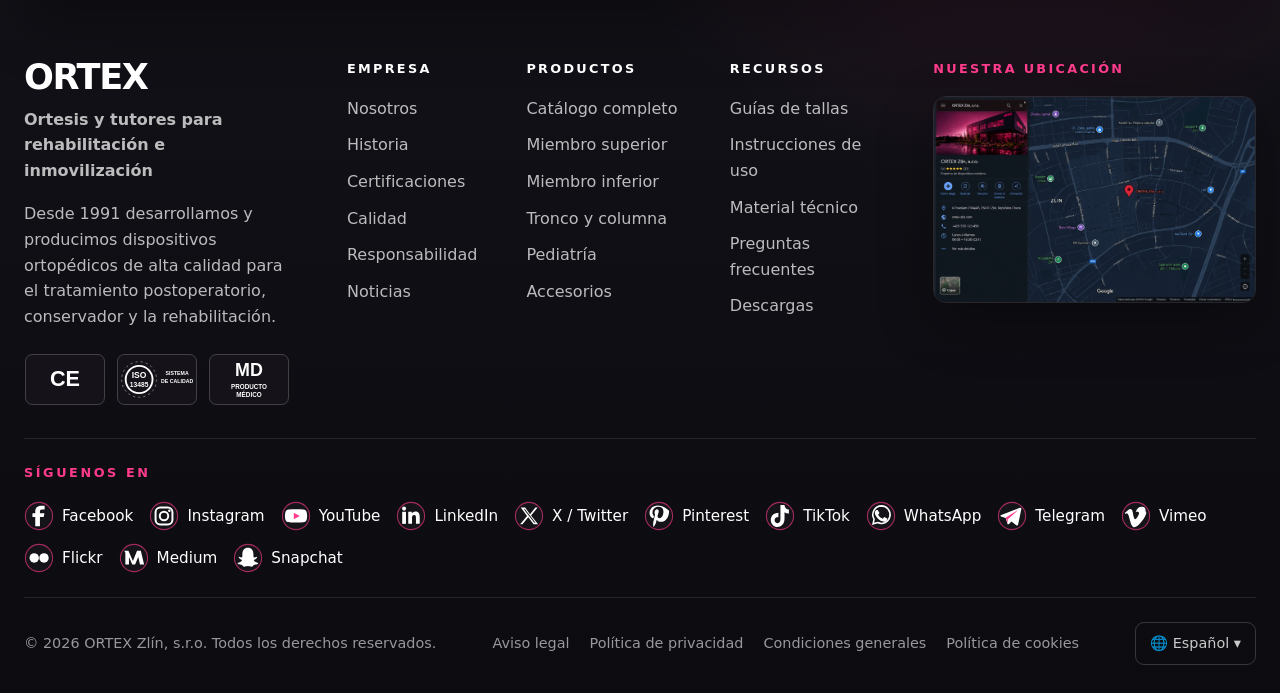
<file: projects/cataloghi/ortex/index.html>
<!doctype html>
<html lang="es">
  <head>
    <!--
      Documento principal del sitio ORTEX Zlín.
      Esta página funciona como portada institucional y punto de acceso al catálogo.
    -->
    <meta charset="utf-8" />
    <meta name="viewport" content="width=device-width, initial-scale=1" />

    <title>ORTEX Zlín | Catálogo ortopédico</title>

    <!-- Hoja de estilos principal del sitio. -->
    <link rel="stylesheet" href="assets/css/styles.css" />
  </head>

  <body>
    <!-- =========================================================
      HEADER / NAVEGACIÓN PRINCIPAL
      Contiene el logotipo, la frase institucional, el botón móvil
      y los enlaces principales del sitio.
    ========================================================== -->
    <header class="site-top">
      <div class="nav-wrap">
        <!-- Marca principal. Mantiene enlace a la página de inicio. -->
        <a href="index.html" class="logo" aria-label="Ir al inicio">
          <span class="logo-text">
            <strong>ORTEX</strong>
          </span>
        </a>

        <!-- Frase breve de posicionamiento de la marca. -->
        <div class="tagline">
          <strong>Ortesis y tutores para</strong>
          <span>rehabilitación e inmovilización</span>
        </div>

        <!-- Botón preparado para menú responsive. La lógica depende de main.js. -->
        <button class="menu-btn" type="button" aria-label="Abrir menú de navegación">
          <span></span>
          <span></span>
          <span></span>
        </button>

        <!-- Navegación principal. -->
        <nav class="nav" aria-label="Navegación principal">
          <a href="index.html#empresa">Empresa</a>
          <a href="index.html#equipo">Equipo</a>
          <a href="index.html#contacto">Contacto</a>
          <a href="#" class="catalog-btn">Catálogo completo</a>
        </nav>
      </div>
    </header>

    <main>
      <!-- =======================================================
        HERO
        Primer bloque visual de la página. Presenta el mensaje
        principal de la marca y una imagen destacada del producto.
      ======================================================== -->
      <section class="hero hero-home">
        <div class="hero-copy">
          <p class="kicker">Catálogo ortopédico</p>

          <h1>
            Ortesis y tutores para rehabilitación, soporte e inmovilización.
          </h1>

          <div class="accent-line" aria-hidden="true"></div>

          <p>
            ORTEX Zlín desarrolla y fabrica dispositivos ortopédicos orientados
            al tratamiento postoperatorio, conservador y a la rehabilitación de
            articulaciones y ligamentos dañados.
          </p>
        </div>

        <div class="hero-visual">
          <img
            src="assets/img/hero-product.png"
            alt="Producto ortopédico ORTEX destacado"
          />
        </div>
      </section>

      <!-- =======================================================
        BLOQUE DE VALOR
        Resume los principales diferenciales comerciales y técnicos.
      ======================================================== -->
      <section class="value-strip" aria-label="Características principales">
        <article>
          <span aria-hidden="true">◎</span>
          <h2>Calidad y seguridad</h2>
          <p>
            Productos con declaración de conformidad y altos estándares de
            calidad.
          </p>
        </article>

        <article>
          <span aria-hidden="true">▦</span>
          <h2>Producción propia</h2>
          <p>
            Ortesis fabricadas en serie con tecnología y materiales de última
            generación.
          </p>
        </article>

        <article>
          <span aria-hidden="true">☏</span>
          <h2>Soporte técnico</h2>
          <p>
            Asesoramiento especializado en selección, tamaño y uso de productos.
          </p>
        </article>

        <article>
          <span>1991</span>
          <h2>Desde 1991</h2>
          <p>
            Empresa familiar checa con más de 30 años de experiencia en
            ortopedia.
          </p>
        </article>
      </section>

      <!-- =======================================================
        EMPRESA
        Sección institucional con información sobre trayectoria,
        origen y foco productivo.
      ======================================================== -->
      <section class="section split" id="empresa">
        <div>
          <p class="kicker dark">Nosotros</p>

          <h2>Desde 1991 cuidando tu recuperación</h2>

          <p>
            Somos fabricantes y distribuidores de ortesis y tutores producidos
            en masa. ORTEX Zlín es una empresa familiar checa fundada en 1991.
          </p>

          <p>
            El programa se centra en el desarrollo, la producción en masa y la
            venta de ortesis para el tratamiento postoperatorio, conservador y
            la rehabilitación.
          </p>
        </div>

        <div class="company-card">
          <img
            src="assets/img/company-building.png"
            alt="Edificio de la empresa ORTEX Zlín"
          />

          <div class="years">
            <strong>30+</strong>
            <span>Años de experiencia</span>
          </div>
        </div>
      </section>

      <!-- =======================================================
        EQUIPO
        Presenta capacidades internas de diseño, producción,
        distribución y atención técnica.
      ======================================================== -->
      <section class="team-showcase" id="equipo">
        <div class="team-showcase__inner">
          <div class="team-showcase__content">
            <span class="team-showcase__eyebrow">NUESTRO EQUIPO</span>

            <h2>
              Especialistas en desarrollo, producción y distribución de
              dispositivos médicos.
            </h2>
          </div>

          <div class="team-showcase__image">
            <img
              src="assets/img/equipo-especialista-ortex.jpg"
              alt="Especialista de ORTEX trabajando con dispositivos médicos"
            />
          </div>

          <div class="team-showcase__features team-showcase__features--row">
            <div>
              <h3>Diseño anatómico</h3>
              <p>Ajuste ergonómico para mayor comodidad.</p>
            </div>

            <div>
              <h3>Materiales de alta calidad</h3>
              <p>Duraderos, ligeros y pensados para el uso diario.</p>
            </div>

            <div>
              <h3>Producción regulada</h3>
              <p>Procesamiento preciso y controlado.</p>
            </div>

            <div>
              <h3>Atención técnica</h3>
              <p>Asesoramiento sobre selección y tamaño.</p>
            </div>
          </div>
        </div>
      </section>
    </main>

    <!-- =========================================================
      FOOTER / CONTACTO
      Incluye llamada a la acción, datos de contacto, enlaces
      informativos, redes sociales, ubicación y textos legales.
    ========================================================== -->
    <footer class="pro-footer" id="contacto">
      <!-- Bloque destacado de contacto comercial/técnico. -->
      <section class="pro-footer__cta">
        <div class="pro-footer__cta-copy">
          <span class="eyebrow">Contacto</span>

          <h2>¿Necesita asesoramiento técnico?</h2>

          <p>
            Nuestro equipo puede ayudarle a seleccionar la ortesis adecuada para
            cada necesidad clínica. Ofrecemos información técnica, catálogos
            completos y orientación sobre tallas y aplicaciones.
          </p>

          <!-- Elemento visual destacado; no es enlace ni botón. -->
          <div class="pro-footer__highlight">
            Solicite catálogo completo
          </div>
        </div>

        <!-- Tarjetas con los principales canales de contacto. -->
        <div class="pro-footer__contact-cards">
          <article class="pro-footer-card">
            <div class="pro-footer-card__icon" aria-hidden="true">
              <svg viewBox="0 0 24 24">
                <path d="M12 21s7-6.2 7-12A7 7 0 1 0 5 9c0 5.8 7 12 7 12Z" />
                <circle cx="12" cy="9" r="2.5" />
              </svg>
            </div>

            <h3>Oficina Central</h3>

            <p>
              ORTEX Zlín, s.r.o.<br />
              K Pasekám 2984/45<br />
              760 01 Zlín<br />
              República Checa
            </p>
          </article>

          <article class="pro-footer-card">
            <div class="pro-footer-card__icon" aria-hidden="true">
              <svg viewBox="0 0 24 24">
                <path
                  d="M22 16.9v3a2 2 0 0 1-2.2 2 19.8 19.8 0 0 1-8.6-3.1 19.5 19.5 0 0 1-6-6A19.8 19.8 0 0 1 2.1 4.2 2 2 0 0 1 4.1 2h3a2 2 0 0 1 2 1.7c.1 1 .4 2 .7 2.9a2 2 0 0 1-.5 2.1L8 10a16 16 0 0 0 6 6l1.3-1.3a2 2 0 0 1 2.1-.5c.9.3 1.9.6 2.9.7a2 2 0 0 1 1.7 2Z"
                />
              </svg>
            </div>

            <h3>Atención Comercial</h3>

            <p>
              Teléfono<br />
              +420 555 123 456<br />
              <br />
              Lunes a Viernes<br />
              08:00 – 16:30 CET
            </p>
          </article>

          <article class="pro-footer-card">
            <div class="pro-footer-card__icon" aria-hidden="true">
              <svg viewBox="0 0 24 24">
                <path d="M4 4h16v16H4z" />
                <path d="m4 7 8 6 8-6" />
              </svg>
            </div>

            <h3>Correo Electrónico</h3>

            <p>
              info@ortex-zlin.com<br />
              <br />
              Soporte técnico<br />
              support@ortex-zlin.com
            </p>
          </article>
        </div>
      </section>

      <!-- Contenido principal del footer. -->
      <section class="pro-footer__main">
        <div class="pro-footer__grid">
          <!-- Identidad de marca y certificaciones. -->
          <div class="pro-footer__brand">
            <h2>ORTEX</h2>

            <p>
              <strong>
                Ortesis y tutores para rehabilitación e inmovilización
              </strong>
            </p>

            <p>
              Desde 1991 desarrollamos y producimos dispositivos ortopédicos de
              alta calidad para el tratamiento postoperatorio, conservador y la
              rehabilitación.
            </p>

            <div class="pro-footer__badges" aria-label="Certificaciones">
              <img
                class="badge-img"
                src="assets/icons/badge-ce.svg"
                alt="Certificación CE"
              />

              <img
                class="badge-img"
                src="assets/icons/badge-iso-13485.svg"
                alt="ISO 13485"
              />

              <img
                class="badge-img"
                src="assets/icons/badge-md-producto-medico.svg"
                alt="Producto médico"
              />
            </div>
          </div>

          <!-- Enlaces institucionales. -->
          <nav class="pro-footer__col" aria-label="Enlaces de empresa">
            <h3>Empresa</h3>
            <a href="#">Nosotros</a>
            <a href="#">Historia</a>
            <a href="#">Certificaciones</a>
            <a href="#">Calidad</a>
            <a href="#">Responsabilidad</a>
            <a href="#">Noticias</a>
          </nav>

          <!-- Enlaces a categorías de productos. -->
          <nav class="pro-footer__col" aria-label="Enlaces de productos">
            <h3>Productos</h3>
            <a href="#">Catálogo completo</a>
            <a href="#">Miembro superior</a>
            <a href="#">Miembro inferior</a>
            <a href="#">Tronco y columna</a>
            <a href="#">Pediatría</a>
            <a href="#">Accesorios</a>
          </nav>

          <!-- Enlaces a documentación y recursos técnicos. -->
          <nav class="pro-footer__col" aria-label="Enlaces de recursos">
            <h3>Recursos</h3>
            <a href="#">Guías de tallas</a>
            <a href="#">Instrucciones de uso</a>
            <a href="#">Material técnico</a>
            <a href="#">Preguntas frecuentes</a>
            <a href="#">Descargas</a>
          </nav>

          <!-- Imagen de ubicación. -->
          <div class="pro-footer__map">
            <h3>Nuestra ubicación</h3>

            <img
              src="assets/img/mapa-ubicacion-ortex.png"
              alt="Mapa de ubicación ORTEX Zlín"
            />
          </div>
        </div>

        <!-- Redes sociales. Los href quedan como placeholder hasta definir URLs reales. -->
        <div class="pro-footer__social">
          <h3>Síguenos en</h3>

          <div class="social-list">
            <a href="#" class="social-link">
              <img src="assets/icons/facebook.svg" alt="Facebook" />
              Facebook
            </a>

            <a href="#" class="social-link">
              <img src="assets/icons/instagram.svg" alt="Instagram" />
              Instagram
            </a>

            <a href="#" class="social-link">
              <img src="assets/icons/youtube.svg" alt="YouTube" />
              YouTube
            </a>

            <a href="#" class="social-link">
              <img src="assets/icons/linkedin.svg" alt="LinkedIn" />
              LinkedIn
            </a>

            <a href="#" class="social-link">
              <img src="assets/icons/x-twitter.svg" alt="X / Twitter" />
              X / Twitter
            </a>

            <a href="#" class="social-link">
              <img src="assets/icons/pinterest.svg" alt="Pinterest" />
              Pinterest
            </a>

            <a href="#" class="social-link">
              <img src="assets/icons/tiktok.svg" alt="TikTok" />
              TikTok
            </a>

            <a href="#" class="social-link">
              <img src="assets/icons/whatsapp.svg" alt="WhatsApp" />
              WhatsApp
            </a>

            <a href="#" class="social-link">
              <img src="assets/icons/telegram.svg" alt="Telegram" />
              Telegram
            </a>

            <a href="#" class="social-link">
              <img src="assets/icons/vimeo.svg" alt="Vimeo" />
              Vimeo
            </a>

            <a href="#" class="social-link">
              <img src="assets/icons/flickr.svg" alt="Flickr" />
              Flickr
            </a>

            <a href="#" class="social-link">
              <img src="assets/icons/medium.svg" alt="Medium" />
              Medium
            </a>

            <a href="#" class="social-link">
              <img src="assets/icons/snapchat.svg" alt="Snapchat" />
              Snapchat
            </a>
          </div>
        </div>

        <!-- Información legal, idioma y copyright. -->
        <div class="pro-footer__bottom">
          <p>© 2026 ORTEX Zlín, s.r.o. Todos los derechos reservados.</p>

          <nav class="pro-footer__legal" aria-label="Enlaces legales">
            <a href="#">Aviso legal</a>
            <a href="#">Política de privacidad</a>
            <a href="#">Condiciones generales</a>
            <a href="#">Política de cookies</a>
          </nav>

          <div class="language">🌐 Español ▾</div>
        </div>
      </section>
    </footer>

    <!-- Script principal del sitio. -->
    <script src="assets/js/main.js"></script>
  </body>
</html>
</file>
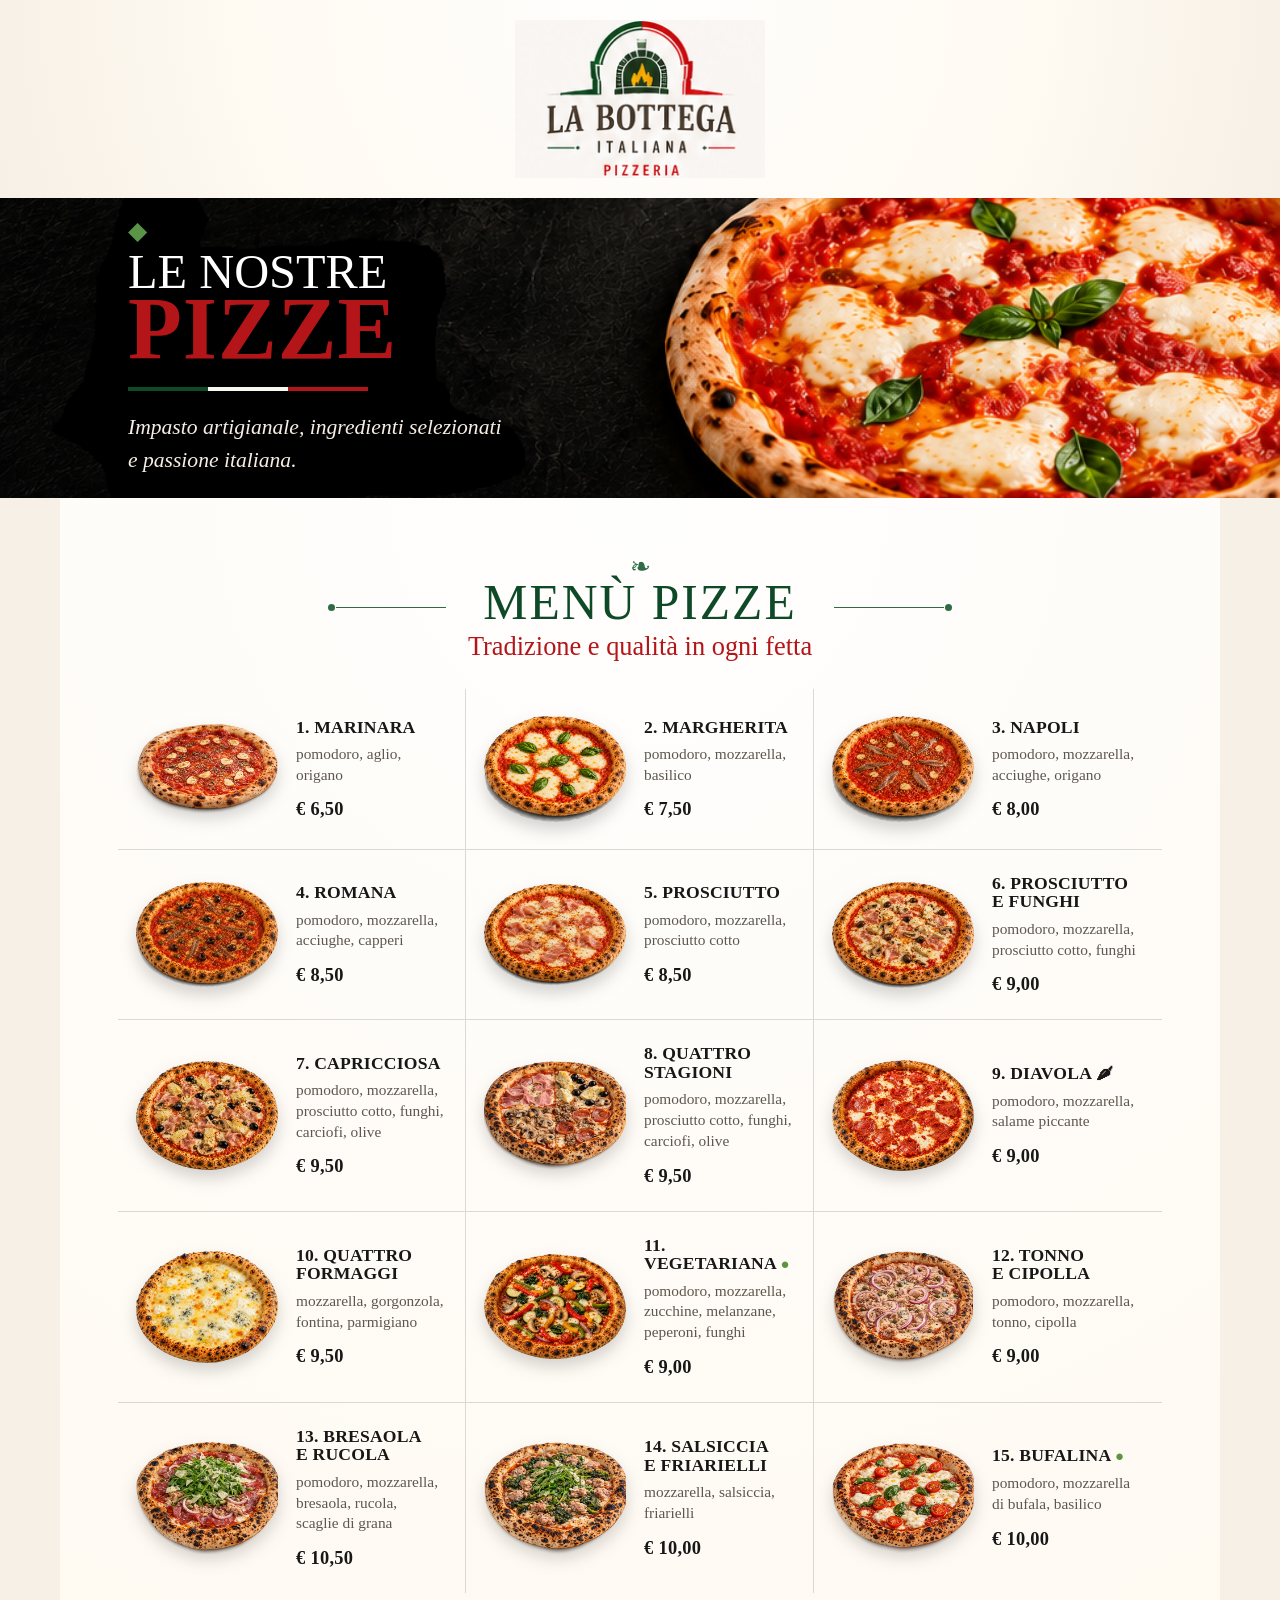
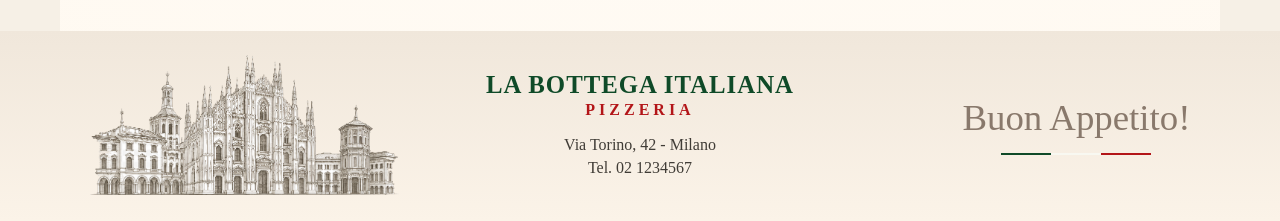
<file: projects/gastronomia/menu_pizzeria/index.html>
<!DOCTYPE html>
<html lang="it">
<head>
  <meta charset="UTF-8" />
  <meta name="viewport" content="width=device-width, initial-scale=1.0" />
  <title>La Bottega Italiana | Menù Pizze</title>
  <meta name="description" content="Menù pizze de La Bottega Italiana, pizzeria a Milano." />
  <link rel="stylesheet" href="assets/css/styles.css" />
</head>
<body>
  <header class="site-header" id="top">
    <div class="logo-wrapper">
      <img src="assets/img/logo.png" alt="La Bottega Italiana Pizzeria" class="logo" />
    </div>
  </header>

  <main>
    <section class="hero" aria-label="Le nostre pizze">
      <div class="hero-content">
        <span class="leaf">◆</span>
        <h1><span>Le nostre</span> pizze</h1>
        <div class="tricolore-line"><span></span><span></span><span></span></div>
        <p>Impasto artigianale, ingredienti selezionati<br />e passione italiana.</p>
      </div>
    </section>

    <section class="menu-section" aria-labelledby="menu-title">
      <div class="section-title">
        <span class="ornament"></span>
        <div>
          <span class="leaf-small">❧</span>
          <h2 id="menu-title">Menù Pizze</h2>
          <p>Tradizione e qualità in ogni fetta</p>
        </div>
        <span class="ornament"></span>
      </div>

      <div class="pizza-grid">
        <article class="pizza-card"><img src="assets/img/thumbnail-marinara.png" alt="Pizza Marinara" /><div><h3>1. Marinara</h3><p>pomodoro, aglio,<br />origano</p><strong>€ 6,50</strong></div></article>
        <article class="pizza-card"><img src="assets/img/thumbnail-margherita.png" alt="Pizza Margherita" /><div><h3>2. Margherita</h3><p>pomodoro, mozzarella,<br />basilico</p><strong>€ 7,50</strong></div></article>
        <article class="pizza-card"><img src="assets/img/thumbnail-napoletana.png" alt="Pizza Napoli" /><div><h3>3. Napoli</h3><p>pomodoro, mozzarella,<br />acciughe, origano</p><strong>€ 8,00</strong></div></article>

        <article class="pizza-card"><img src="assets/img/thumbnail-romana.png" alt="Pizza Romana" /><div><h3>4. Romana</h3><p>pomodoro, mozzarella,<br />acciughe, capperi</p><strong>€ 8,50</strong></div></article>
        <article class="pizza-card"><img src="assets/img/thumbnail-prosciutto.png" alt="Pizza Prosciutto" /><div><h3>5. Prosciutto</h3><p>pomodoro, mozzarella,<br />prosciutto cotto</p><strong>€ 8,50</strong></div></article>
        <article class="pizza-card"><img src="assets/img/thumbnail-prosciutto-funghi.png" alt="Pizza Prosciutto e Funghi" /><div><h3>6. Prosciutto<br />e Funghi</h3><p>pomodoro, mozzarella,<br />prosciutto cotto, funghi</p><strong>€ 9,00</strong></div></article>

        <article class="pizza-card"><img src="assets/img/thumbnail-capricciosa.png" alt="Pizza Capricciosa" /><div><h3>7. Capricciosa</h3><p>pomodoro, mozzarella,<br />prosciutto cotto, funghi,<br />carciofi, olive</p><strong>€ 9,50</strong></div></article>
        <article class="pizza-card"><img src="assets/img/thumbnail-quattro-stagioni.png" alt="Pizza Quattro Stagioni" /><div><h3>8. Quattro<br />Stagioni</h3><p>pomodoro, mozzarella,<br />prosciutto cotto, funghi,<br />carciofi, olive</p><strong>€ 9,50</strong></div></article>
        <article class="pizza-card"><img src="assets/img/thumbnail-diavola.png" alt="Pizza Diavola" /><div><h3>9. Diavola <span class="hot">🌶</span></h3><p>pomodoro, mozzarella,<br />salame piccante</p><strong>€ 9,00</strong></div></article>

        <article class="pizza-card"><img src="assets/img/thumbnail-quattro-formaggi.png" alt="Pizza Quattro Formaggi" /><div><h3>10. Quattro<br />Formaggi</h3><p>mozzarella, gorgonzola,<br />fontina, parmigiano</p><strong>€ 9,50</strong></div></article>
        <article class="pizza-card"><img src="assets/img/thumbnail-vegetariana.png" alt="Pizza Vegetariana" /><div><h3>11. Vegetariana <span class="veg">●</span></h3><p>pomodoro, mozzarella,<br />zucchine, melanzane,<br />peperoni, funghi</p><strong>€ 9,00</strong></div></article>
        <article class="pizza-card"><img src="assets/img/thumbnail-tonno-cipolla.png" alt="Pizza Tonno e Cipolla" /><div><h3>12. Tonno<br />e Cipolla</h3><p>pomodoro, mozzarella,<br />tonno, cipolla</p><strong>€ 9,00</strong></div></article>

        <article class="pizza-card"><img src="assets/img/thumbnail-bresaola-rucola.png" alt="Pizza Bresaola e Rucola" /><div><h3>13. Bresaola<br />e Rucola</h3><p>pomodoro, mozzarella,<br />bresaola, rucola,<br />scaglie di grana</p><strong>€ 10,50</strong></div></article>
        <article class="pizza-card"><img src="assets/img/thumbnail-salsiccia-friarielli.png" alt="Pizza Salsiccia e Friarielli" /><div><h3>14. Salsiccia<br />e Friarielli</h3><p>mozzarella, salsiccia,<br />friarielli</p><strong>€ 10,00</strong></div></article>
        <article class="pizza-card"><img src="assets/img/thumbnail-bufalina.png" alt="Pizza Bufalina" /><div><h3>15. Bufalina <span class="veg">●</span></h3><p>pomodoro, mozzarella<br />di bufala, basilico</p><strong>€ 10,00</strong></div></article>
      </div>
    </section>
  </main>

  <footer class="site-footer">
    <div class="footer-art" aria-hidden="true"></div>
    <div class="footer-center">
      <h2>La Bottega Italiana</h2>
      <span>Pizzeria</span>
      <p>Via Torino, 42 - Milano<br />Tel. 02 1234567</p>
    </div>
    <div class="footer-signature">
      <p>Buon Appetito!</p>
      <div class="small-tricolore"><span></span><span></span><span></span></div>
    </div>
  </footer>
</body>
</html>
</file>
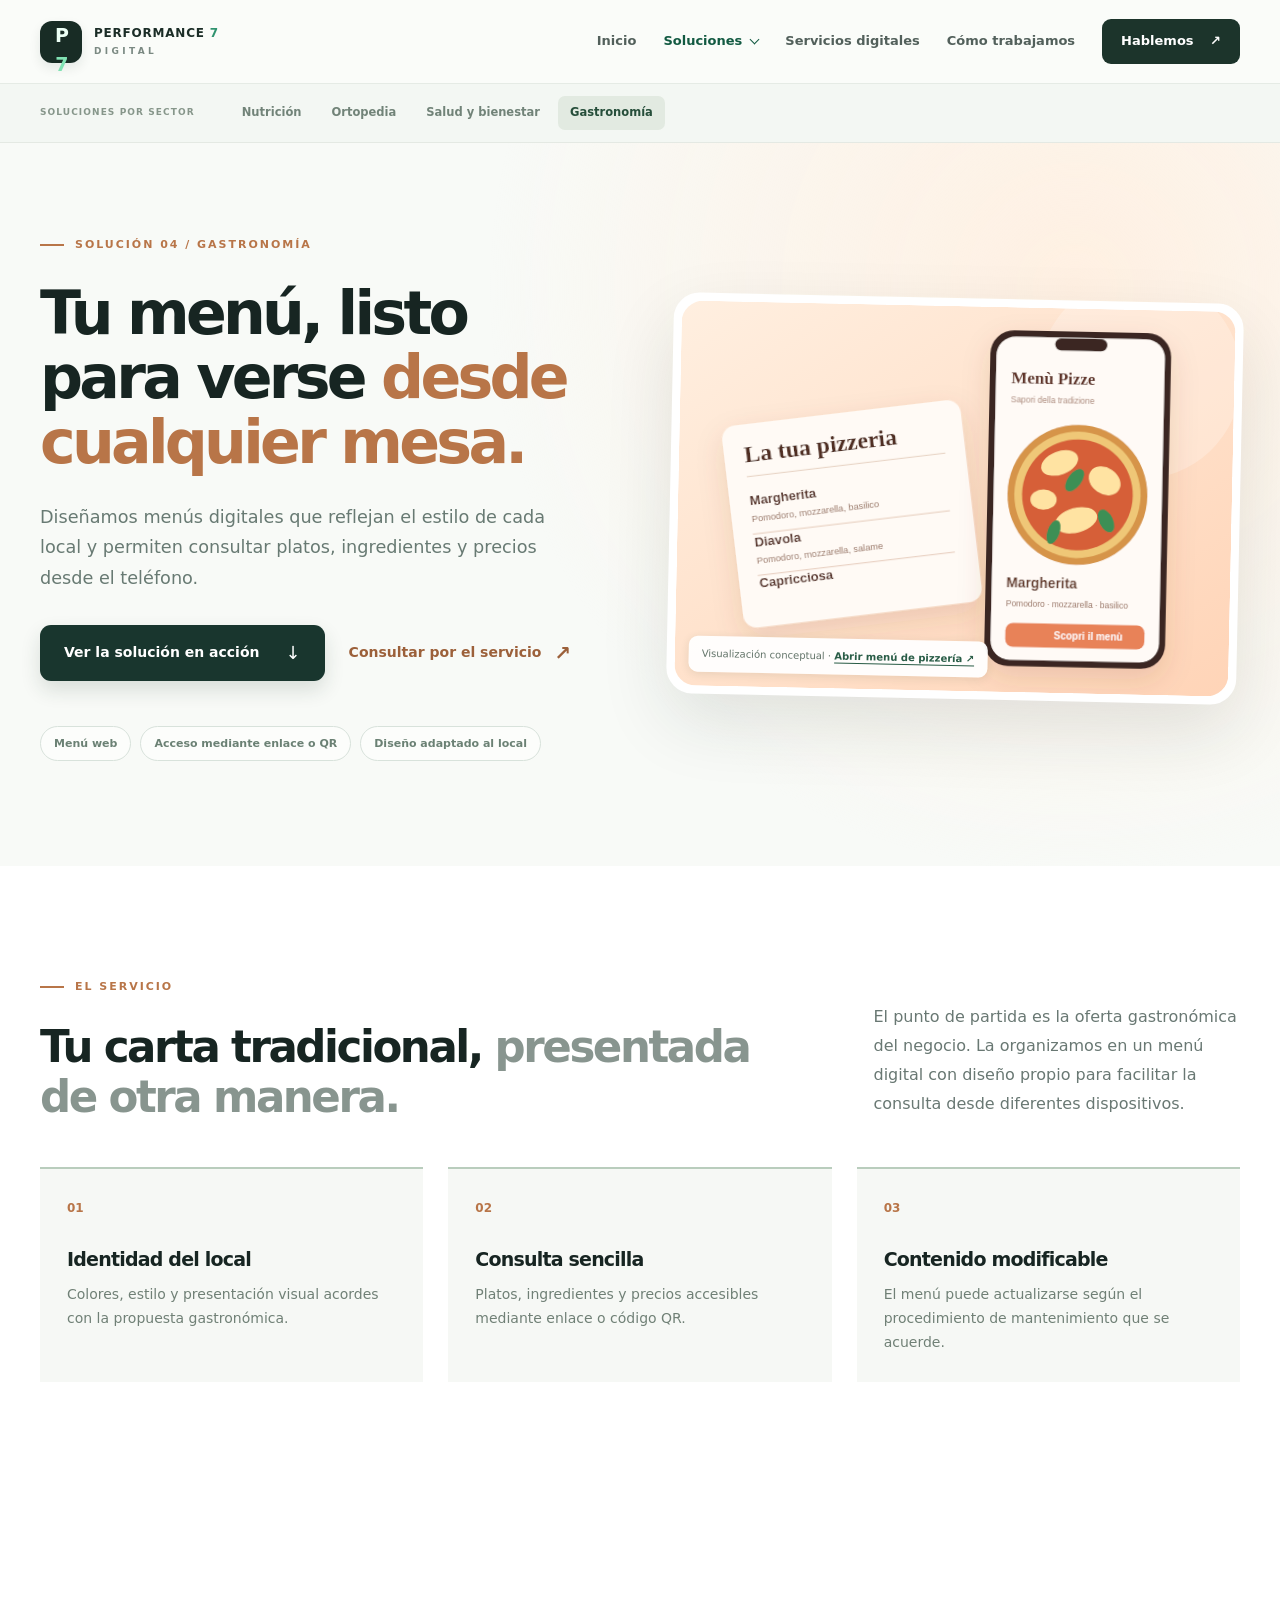
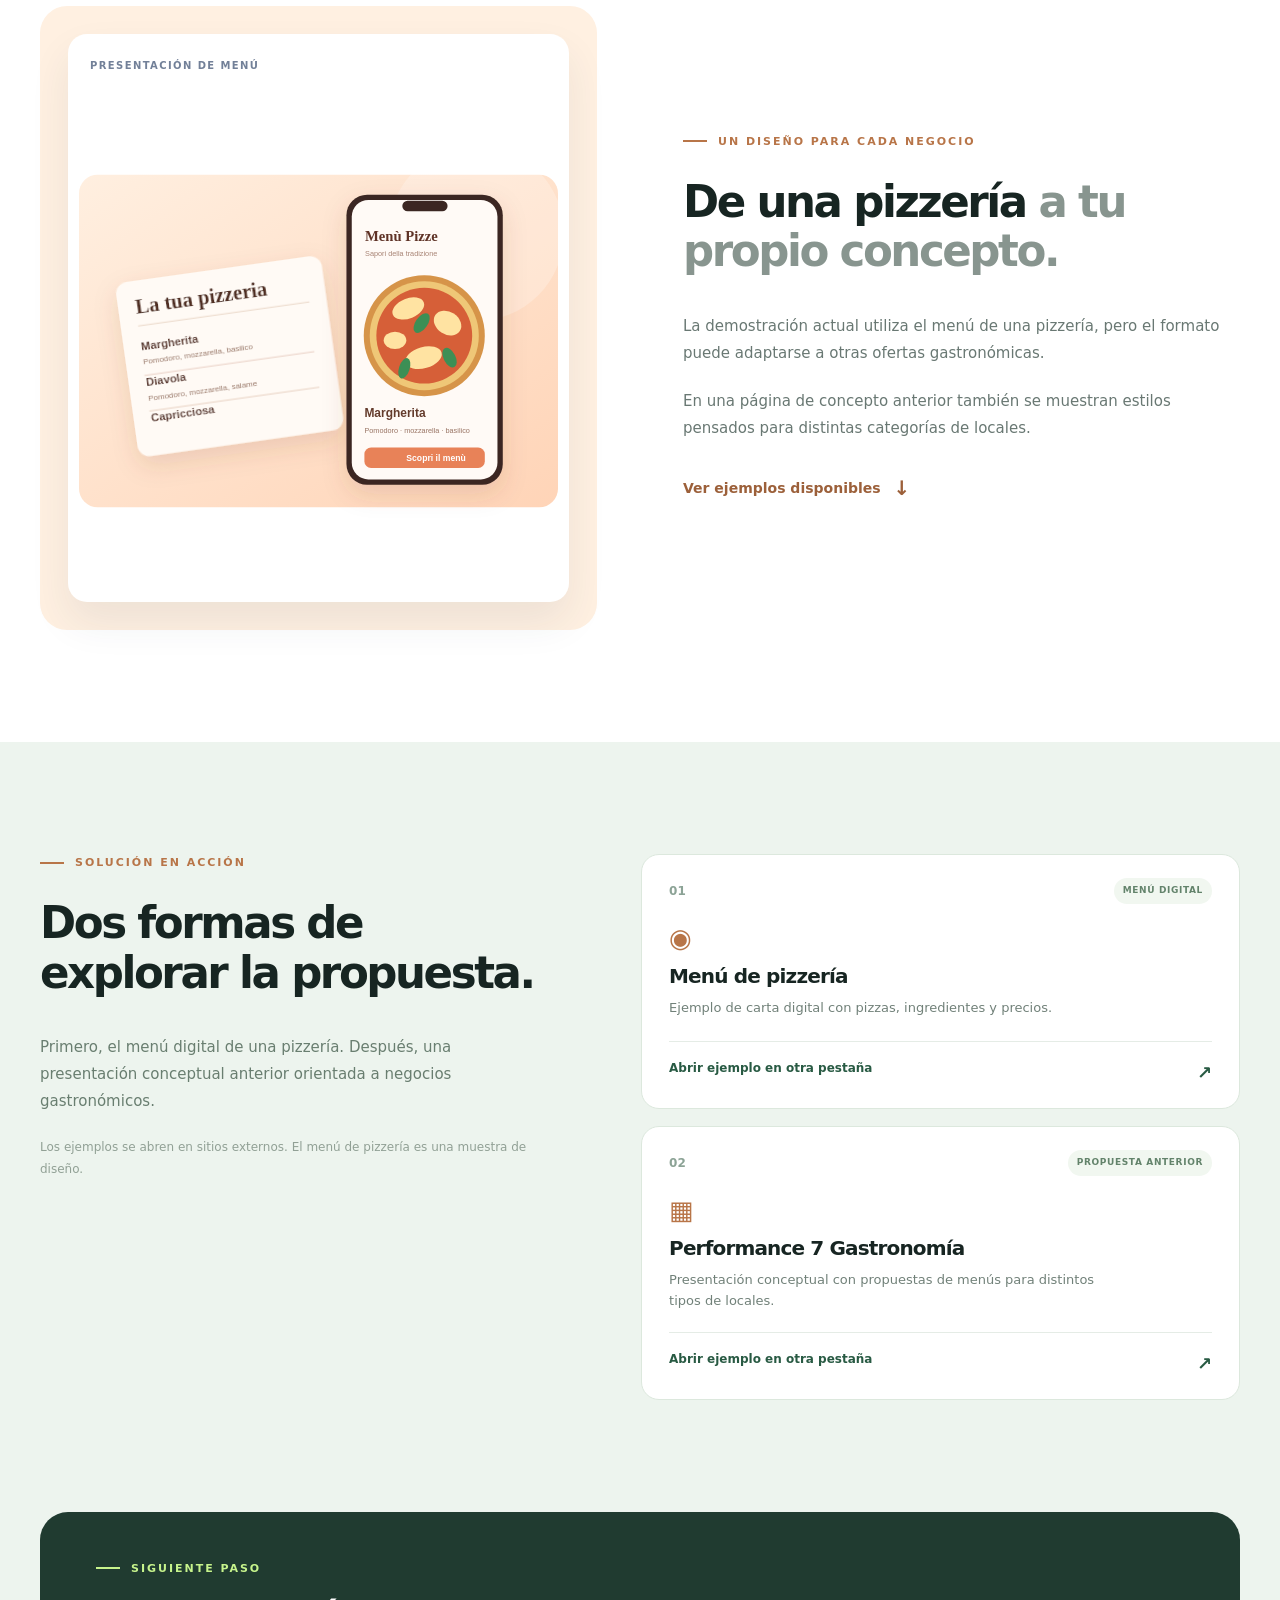
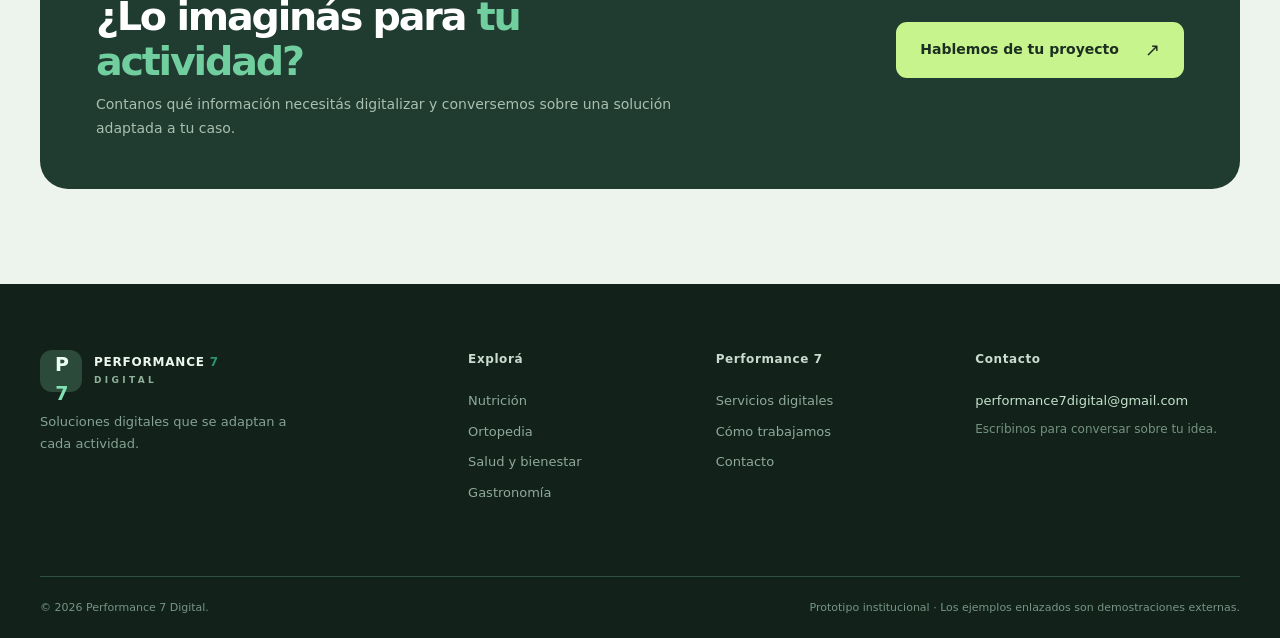
<file: projects/p7d-demo-ver01/menues/index.html>
<!doctype html>
<html lang="es"><head>
<meta charset="utf-8"><meta name="viewport" content="width=device-width, initial-scale=1"><meta name="color-scheme" content="light">
<meta name="theme-color" content="#f8f9f6"><meta name="description" content="Menús digitales para pizzerías, restaurantes, cafeterías y otros negocios gastronómicos."><title>Gastronomía · Menús digitales | Performance 7 Digital</title>
<link rel="icon" type="image/svg+xml" href="../assets/img/favicon.svg"><link rel="stylesheet" href="../assets/css/styles.css">
</head><body class="page page--menues">
<a class="skip-link" href="#contenido">Saltar al contenido</a>
<header class="site-header" id="arriba"><div class="shell header-inner">
<a class="brand" href="../index.html" aria-label="Performance 7 Digital, ir al inicio"><span class="brand-mark" aria-hidden="true">P<span>7</span></span><span class="brand-text">PERFORMANCE <strong>7</strong><small>DIGITAL</small></span></a>
<button class="menu-toggle" type="button" aria-label="Abrir menú" aria-controls="primary-navigation" aria-expanded="false"><span></span><span></span><span></span></button>
<nav class="site-nav" id="primary-navigation" aria-label="Navegación principal">
<a class="nav-link " href="../index.html">Inicio</a>
<div class="nav-dropdown"><button type="button" class="nav-dropdown-toggle is-current" aria-haspopup="true" aria-expanded="false" aria-controls="solutions-submenu">Soluciones <span class="chevron" aria-hidden="true"></span></button><div class="nav-menu" id="solutions-submenu" role="menu"><a role="menuitem" href="../nutricion/index.html" ><span class="nav-menu-dot nd-nutricion"></span>Nutrición<span aria-hidden="true">↗</span></a><a role="menuitem" href="../ortopedia/index.html" ><span class="nav-menu-dot nd-ortopedia"></span>Ortopedia<span aria-hidden="true">↗</span></a><a role="menuitem" href="../salud/index.html" ><span class="nav-menu-dot nd-salud"></span>Salud y bienestar<span aria-hidden="true">↗</span></a><a role="menuitem" href="../menues/index.html" aria-current="page"><span class="nav-menu-dot nd-menues"></span>Gastronomía<span aria-hidden="true">↗</span></a></div></div>
<a class="nav-link" href="../index.html#servicios">Servicios digitales</a>
<a class="nav-link" href="../index.html#como-trabajamos">Cómo trabajamos</a>
<a class="nav-contact" href="../index.html#contacto">Hablemos <span aria-hidden="true">↗</span></a>
</nav></div></header>
<main id="contenido">
<nav class="sector-bar" aria-label="Otras soluciones"><div class="shell sector-inner"><span class="sector-label">SOLUCIONES POR SECTOR</span><div class="sector-links"><a href="../nutricion/index.html" >Nutrición</a><a href="../ortopedia/index.html" >Ortopedia</a><a href="../salud/index.html" >Salud y bienestar</a><a href="../menues/index.html" aria-current="page">Gastronomía</a></div></div></nav><section class="niche-hero"><div class="shell niche-hero-grid"><div class="niche-hero-copy"><p class="eyebrow"><span class="eyebrow-line"></span> SOLUCIÓN 04 / GASTRONOMÍA</p><h1>Tu menú, listo para verse <em>desde cualquier mesa.</em></h1><p class="lead">Diseñamos menús digitales que reflejan el estilo de cada local y permiten consultar platos, ingredientes y precios desde el teléfono.</p><div class="action-row"><a class="btn btn-dark" href="#demostraciones">Ver la solución en acción <span aria-hidden="true">↓</span></a><a class="text-link" href="mailto:performance7digital@gmail.com?subject=Consulta%20Performance%207%20Digital%20-%20Menues">Consultar por el servicio <span aria-hidden="true">↗</span></a></div><div class="niche-chips"><span>Menú web</span><span>Acceso mediante enlace o QR</span><span>Diseño adaptado al local</span></div></div><div class="niche-hero-image"><img src="../assets/img/preview-menues.svg" alt="Ilustración conceptual del servicio" width="720" height="500"><span class="image-caption">Visualización conceptual · <a target="_blank" rel="noopener noreferrer" href="https://coria79.github.io/menues/menu_pizzeria/index.html">Abrir menú de pizzería ↗</a></span></div></div></section>
<section class="section story-section"><div class="shell"><div class="section-heading split-heading"><div><p class="eyebrow"><span class="eyebrow-line"></span> EL SERVICIO</p><h2>Tu carta tradicional, <span class="muted-title">presentada de otra manera.</span></h2></div><p>El punto de partida es la oferta gastronómica del negocio. La organizamos en un menú digital con diseño propio para facilitar la consulta desde diferentes dispositivos.</p></div><div class="simple-features feature-tiles"><article><span class="feature-num">01</span><h3>Identidad del local</h3><p>Colores, estilo y presentación visual acordes con la propuesta gastronómica.</p></article><article><span class="feature-num">02</span><h3>Consulta sencilla</h3><p>Platos, ingredientes y precios accesibles mediante enlace o código QR.</p></article><article><span class="feature-num">03</span><h3>Contenido modificable</h3><p>El menú puede actualizarse según el procedimiento de mantenimiento que se acuerde.</p></article></div></div></section>
<section class="section spotlight-section"><div class="shell spotlight-grid"><div class="spotlight-graphic men-spotlight"><div class="spotlight-frame"><span class="spotlight-label">PRESENTACIÓN DE MENÚ</span><img src="../assets/img/preview-menues.svg" alt="Ilustración de un menú gastronómico en un teléfono" loading="lazy" width="720" height="500"></div></div><div><p class="eyebrow"><span class="eyebrow-line"></span> UN DISEÑO PARA CADA NEGOCIO</p><h2>De una pizzería <span class="muted-title">a tu propio concepto.</span></h2><p>La demostración actual utiliza el menú de una pizzería, pero el formato puede adaptarse a otras ofertas gastronómicas.</p><p>En una página de concepto anterior también se muestran estilos pensados para distintas categorías de locales.</p><a class="text-link" href="#demostraciones">Ver ejemplos disponibles <span aria-hidden="true">↓</span></a></div></div></section>
<section class="section demos-section" id="demostraciones"><div class="shell demo-layout"><div class="demo-intro"><p class="eyebrow"><span class="eyebrow-line"></span> SOLUCIÓN EN ACCIÓN</p><h2>Dos formas de explorar la propuesta.</h2><p>Primero, el menú digital de una pizzería. Después, una presentación conceptual anterior orientada a negocios gastronómicos.</p><p class="demo-disclaimer">Los ejemplos se abren en sitios externos. El menú de pizzería es una muestra de diseño.</p></div><div class="demo-list">
<a class="demo-card" target="_blank" rel="noopener noreferrer" href="https://coria79.github.io/menues/menu_pizzeria/index.html"><div class="demo-card-top"><span class="demo-n">01</span><span class="demo-badge">MENÚ DIGITAL</span></div><div class="demo-card-body"><span class="demo-symbol" aria-hidden="true">◉</span><h3>Menú de pizzería</h3><p>Ejemplo de carta digital con pizzas, ingredientes y precios.</p></div><span class="demo-card-bottom">Abrir ejemplo en otra pestaña <span aria-hidden="true">↗</span></span></a>
<a class="demo-card" target="_blank" rel="noopener noreferrer" href="https://coria79.github.io/p7d-gastronomia/index.html"><div class="demo-card-top"><span class="demo-n">02</span><span class="demo-badge">PROPUESTA ANTERIOR</span></div><div class="demo-card-body"><span class="demo-symbol" aria-hidden="true">▦</span><h3>Performance 7 Gastronomía</h3><p>Presentación conceptual con propuestas de menús para distintos tipos de locales.</p></div><span class="demo-card-bottom">Abrir ejemplo en otra pestaña <span aria-hidden="true">↗</span></span></a>
</div></div></section>
<section class="cta-section"><div class="shell"><div class="cta-panel"><div><p class="eyebrow eyebrow-light"><span class="eyebrow-line"></span> SIGUIENTE PASO</p><h2>¿Lo imaginás para <em>tu actividad?</em></h2><p>Contanos qué información necesitás digitalizar y conversemos sobre una solución adaptada a tu caso.</p></div><a class="btn btn-lime" href="mailto:performance7digital@gmail.com?subject=Consulta%20Performance%207%20Digital%20-%20Gastronom%C3%ADa%20y%20men%C3%BAs">Hablemos de tu proyecto<span aria-hidden="true">↗</span></a></div></div></section>
</main>
<footer class="site-footer"><div class="shell footer-grid"><div class="footer-brand"><a class="brand brand-footer" href="../index.html"><span class="brand-mark" aria-hidden="true">P<span>7</span></span><span class="brand-text">PERFORMANCE <strong>7</strong><small>DIGITAL</small></span></a><p>Soluciones digitales que se adaptan a cada actividad.</p></div><div class="footer-col"><h3>Explorá</h3><a href="../nutricion/index.html">Nutrición</a><a href="../ortopedia/index.html">Ortopedia</a><a href="../salud/index.html">Salud y bienestar</a><a href="../menues/index.html">Gastronomía</a></div><div class="footer-col"><h3>Performance 7</h3><a href="../index.html#servicios">Servicios digitales</a><a href="../index.html#como-trabajamos">Cómo trabajamos</a><a href="../index.html#contacto">Contacto</a></div><div class="footer-col"><h3>Contacto</h3><a class="footer-email" href="mailto:performance7digital@gmail.com">performance7digital@gmail.com</a><p class="footer-note">Escribinos para conversar sobre tu idea.</p></div></div><div class="shell footer-base"><span>© <span data-current-year>2026</span> Performance 7 Digital.</span><span>Prototipo institucional · Los ejemplos enlazados son demostraciones externas.</span></div></footer>
<script defer src="../assets/js/main.js"></script>
</body></html>
</file>
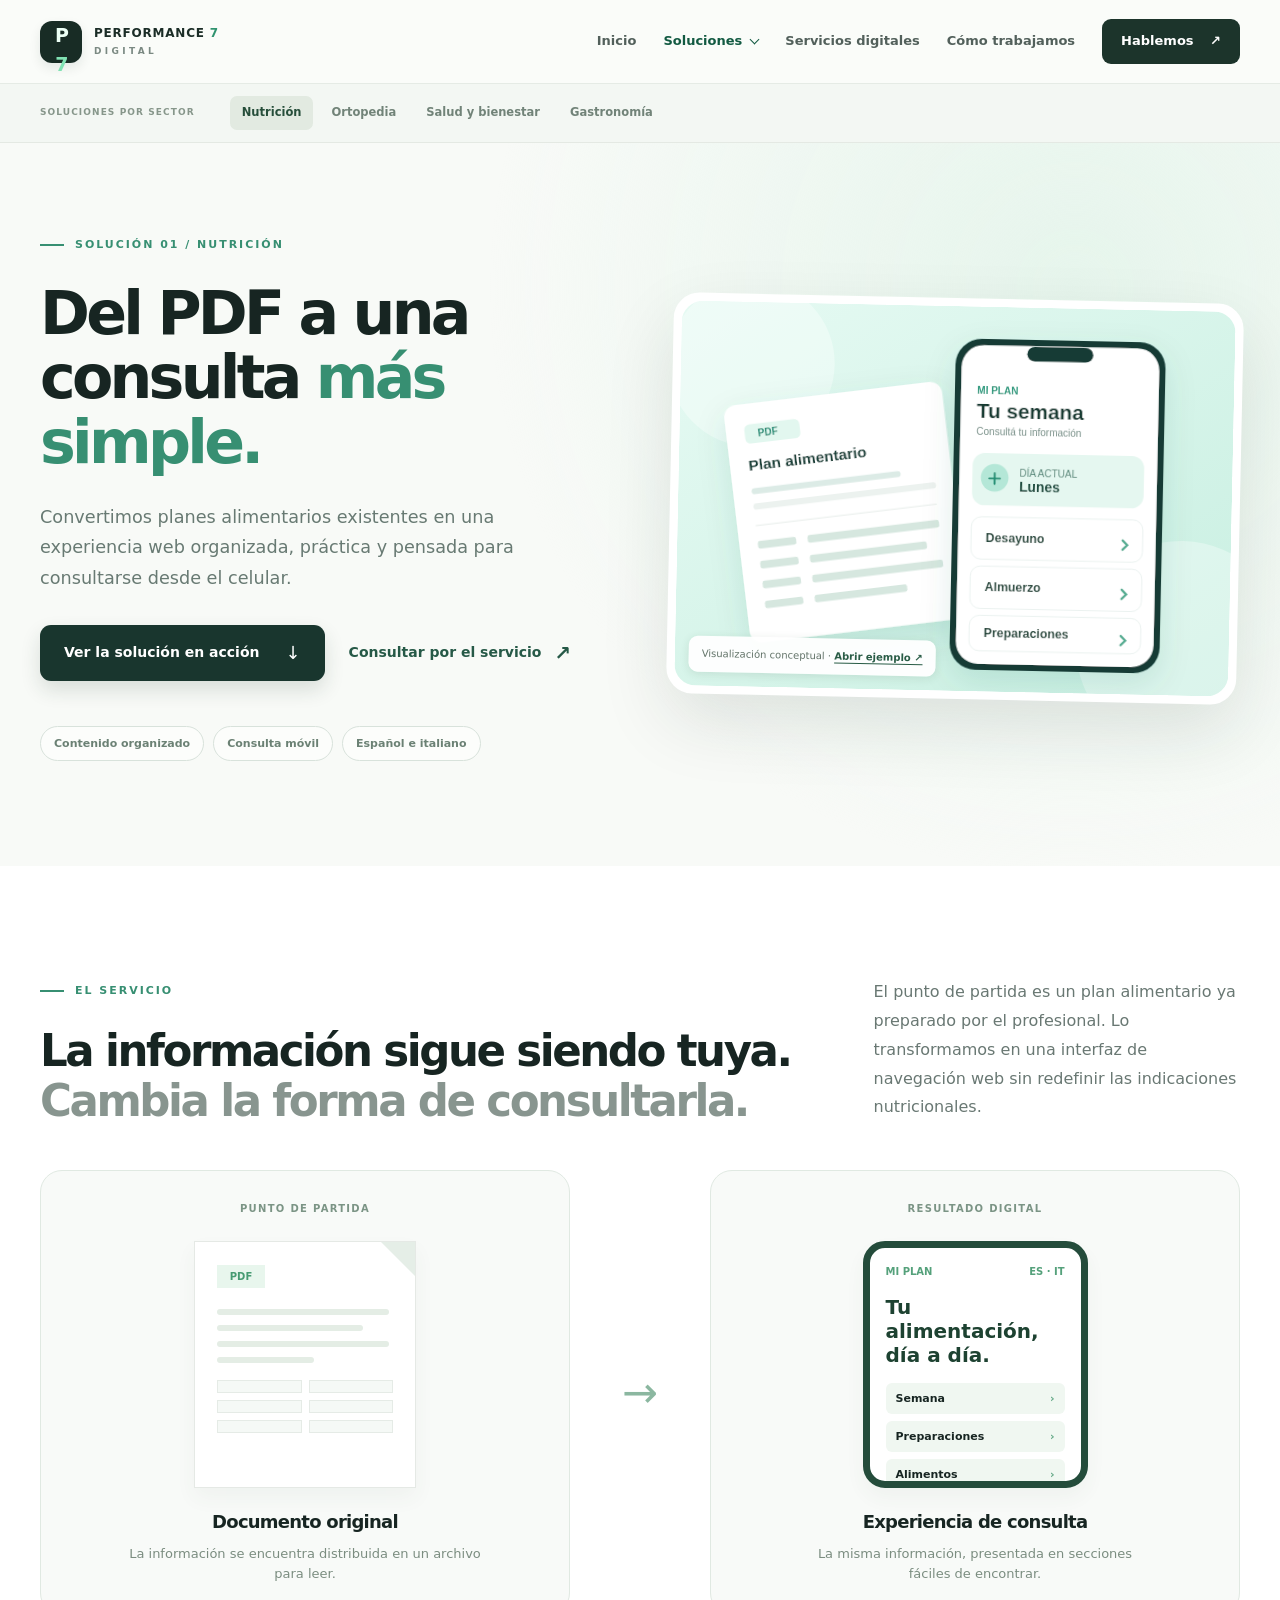
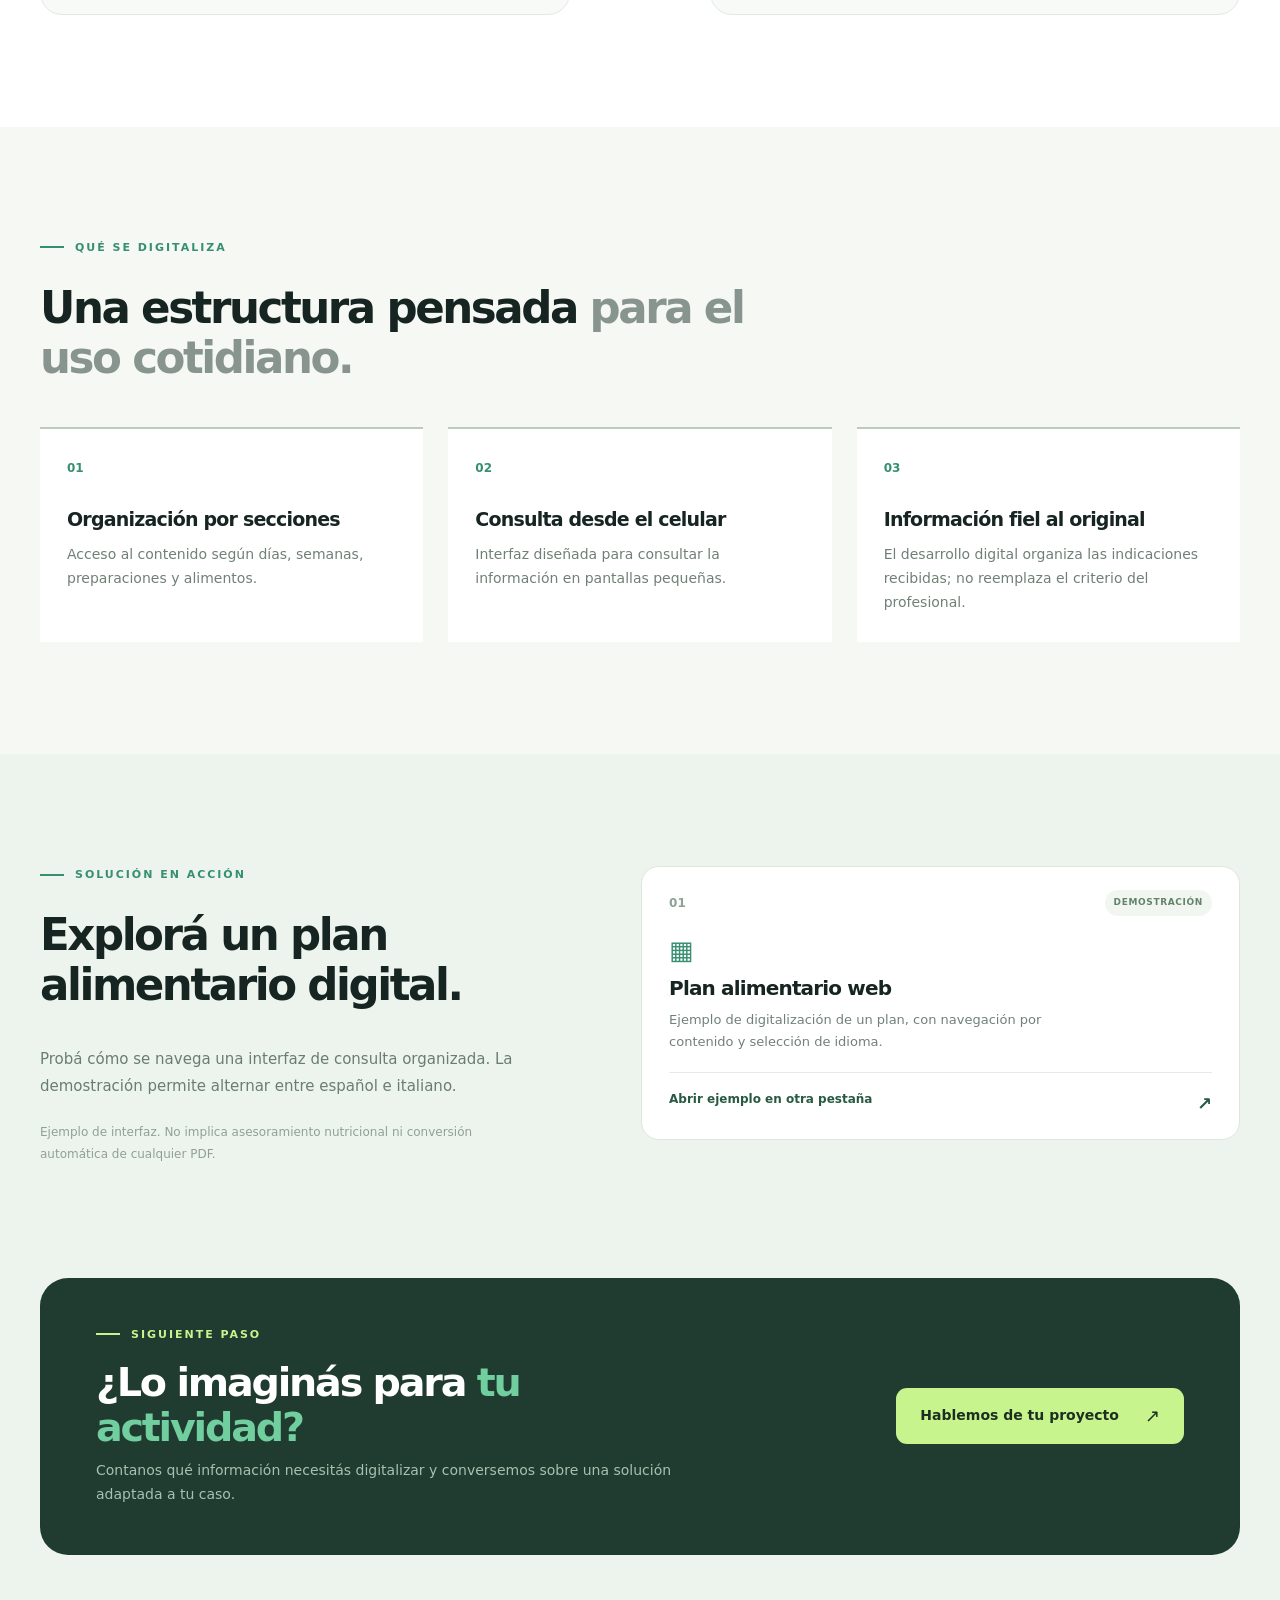
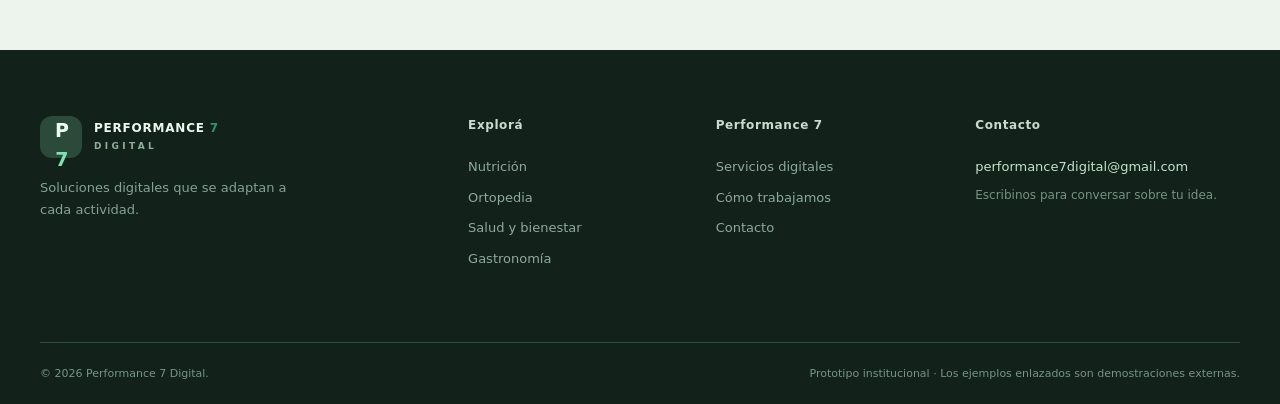
<file: projects/p7d-demo-ver01/nutricion/index.html>
<!doctype html>
<html lang="es"><head>
<meta charset="utf-8"><meta name="viewport" content="width=device-width, initial-scale=1"><meta name="color-scheme" content="light">
<meta name="theme-color" content="#f8f9f6"><meta name="description" content="Digitalización de planes alimentarios en una experiencia web de consulta desde el celular."><title>Nutrición · Planes alimentarios digitales | Performance 7 Digital</title>
<link rel="icon" type="image/svg+xml" href="../assets/img/favicon.svg"><link rel="stylesheet" href="../assets/css/styles.css">
</head><body class="page page--nutricion">
<a class="skip-link" href="#contenido">Saltar al contenido</a>
<header class="site-header" id="arriba"><div class="shell header-inner">
<a class="brand" href="../index.html" aria-label="Performance 7 Digital, ir al inicio"><span class="brand-mark" aria-hidden="true">P<span>7</span></span><span class="brand-text">PERFORMANCE <strong>7</strong><small>DIGITAL</small></span></a>
<button class="menu-toggle" type="button" aria-label="Abrir menú" aria-controls="primary-navigation" aria-expanded="false"><span></span><span></span><span></span></button>
<nav class="site-nav" id="primary-navigation" aria-label="Navegación principal">
<a class="nav-link " href="../index.html">Inicio</a>
<div class="nav-dropdown"><button type="button" class="nav-dropdown-toggle is-current" aria-haspopup="true" aria-expanded="false" aria-controls="solutions-submenu">Soluciones <span class="chevron" aria-hidden="true"></span></button><div class="nav-menu" id="solutions-submenu" role="menu"><a role="menuitem" href="../nutricion/index.html" aria-current="page"><span class="nav-menu-dot nd-nutricion"></span>Nutrición<span aria-hidden="true">↗</span></a><a role="menuitem" href="../ortopedia/index.html" ><span class="nav-menu-dot nd-ortopedia"></span>Ortopedia<span aria-hidden="true">↗</span></a><a role="menuitem" href="../salud/index.html" ><span class="nav-menu-dot nd-salud"></span>Salud y bienestar<span aria-hidden="true">↗</span></a><a role="menuitem" href="../menues/index.html" ><span class="nav-menu-dot nd-menues"></span>Gastronomía<span aria-hidden="true">↗</span></a></div></div>
<a class="nav-link" href="../index.html#servicios">Servicios digitales</a>
<a class="nav-link" href="../index.html#como-trabajamos">Cómo trabajamos</a>
<a class="nav-contact" href="../index.html#contacto">Hablemos <span aria-hidden="true">↗</span></a>
</nav></div></header>
<main id="contenido">
<nav class="sector-bar" aria-label="Otras soluciones"><div class="shell sector-inner"><span class="sector-label">SOLUCIONES POR SECTOR</span><div class="sector-links"><a href="../nutricion/index.html" aria-current="page">Nutrición</a><a href="../ortopedia/index.html" >Ortopedia</a><a href="../salud/index.html" >Salud y bienestar</a><a href="../menues/index.html" >Gastronomía</a></div></div></nav><section class="niche-hero"><div class="shell niche-hero-grid"><div class="niche-hero-copy"><p class="eyebrow"><span class="eyebrow-line"></span> SOLUCIÓN 01 / NUTRICIÓN</p><h1>Del PDF a una consulta <em>más simple.</em></h1><p class="lead">Convertimos planes alimentarios existentes en una experiencia web organizada, práctica y pensada para consultarse desde el celular.</p><div class="action-row"><a class="btn btn-dark" href="#demostraciones">Ver la solución en acción <span aria-hidden="true">↓</span></a><a class="text-link" href="mailto:performance7digital@gmail.com?subject=Consulta%20Performance%207%20Digital%20-%20Nutricion">Consultar por el servicio <span aria-hidden="true">↗</span></a></div><div class="niche-chips"><span>Contenido organizado</span><span>Consulta móvil</span><span>Español e italiano</span></div></div><div class="niche-hero-image"><img src="../assets/img/preview-nutricion.svg" alt="Ilustración conceptual del servicio" width="720" height="500"><span class="image-caption">Visualización conceptual · <a target="_blank" rel="noopener noreferrer" href="https://maticoriabrera.github.io/plan-alimentario-web/index.html">Abrir ejemplo ↗</a></span></div></div></section>
<section class="section story-section"><div class="shell"><div class="section-heading split-heading"><div><p class="eyebrow"><span class="eyebrow-line"></span> EL SERVICIO</p><h2>La información sigue siendo tuya. <span class="muted-title">Cambia la forma de consultarla.</span></h2></div><p>El punto de partida es un plan alimentario ya preparado por el profesional. Lo transformamos en una interfaz de navegación web sin redefinir las indicaciones nutricionales.</p></div><div class="transform-grid"><div class="transform-item"><span class="transform-kicker">PUNTO DE PARTIDA</span><div class="document-visual"><span class="doc-label">PDF</span><i class="doc-line wide"></i><i class="doc-line"></i><i class="doc-line wide"></i><i class="doc-line short"></i><div class="doc-table"><span></span><span></span><span></span><span></span><span></span><span></span></div></div><h3>Documento original</h3><p>La información se encuentra distribuida en un archivo para leer.</p></div><div class="transform-arrow" aria-hidden="true">→</div><div class="transform-item"><span class="transform-kicker">RESULTADO DIGITAL</span><div class="app-visual"><div class="app-topline"><span>MI PLAN</span><span>ES · IT</span></div><h4>Tu alimentación,<br>día a día.</h4><div class="app-row"><span>Semana</span> <b>›</b></div><div class="app-row"><span>Preparaciones</span> <b>›</b></div><div class="app-row"><span>Alimentos</span> <b>›</b></div></div><h3>Experiencia de consulta</h3><p>La misma información, presentada en secciones fáciles de encontrar.</p></div></div></div></section>
<section class="section features-section"><div class="shell"><div class="section-heading compact-heading"><p class="eyebrow"><span class="eyebrow-line"></span> QUÉ SE DIGITALIZA</p><h2>Una estructura pensada <span class="muted-title">para el uso cotidiano.</span></h2></div><div class="simple-features"><article><span class="feature-num">01</span><h3>Organización por secciones</h3><p>Acceso al contenido según días, semanas, preparaciones y alimentos.</p></article><article><span class="feature-num">02</span><h3>Consulta desde el celular</h3><p>Interfaz diseñada para consultar la información en pantallas pequeñas.</p></article><article><span class="feature-num">03</span><h3>Información fiel al original</h3><p>El desarrollo digital organiza las indicaciones recibidas; no reemplaza el criterio del profesional.</p></article></div></div></section>
<section class="section demos-section" id="demostraciones"><div class="shell demo-layout"><div class="demo-intro"><p class="eyebrow"><span class="eyebrow-line"></span> SOLUCIÓN EN ACCIÓN</p><h2>Explorá un plan alimentario digital.</h2><p>Probá cómo se navega una interfaz de consulta organizada. La demostración permite alternar entre español e italiano.</p><p class="demo-disclaimer">Ejemplo de interfaz. No implica asesoramiento nutricional ni conversión automática de cualquier PDF.</p></div><div class="demo-list"><a class="demo-card" target="_blank" rel="noopener noreferrer" href="https://maticoriabrera.github.io/plan-alimentario-web/index.html"><div class="demo-card-top"><span class="demo-n">01</span><span class="demo-badge">DEMOSTRACIÓN</span></div><div class="demo-card-body"><span class="demo-symbol" aria-hidden="true">▦</span><h3>Plan alimentario web</h3><p>Ejemplo de digitalización de un plan, con navegación por contenido y selección de idioma.</p></div><span class="demo-card-bottom">Abrir ejemplo en otra pestaña <span aria-hidden="true">↗</span></span></a></div></div></section>
<section class="cta-section"><div class="shell"><div class="cta-panel"><div><p class="eyebrow eyebrow-light"><span class="eyebrow-line"></span> SIGUIENTE PASO</p><h2>¿Lo imaginás para <em>tu actividad?</em></h2><p>Contanos qué información necesitás digitalizar y conversemos sobre una solución adaptada a tu caso.</p></div><a class="btn btn-lime" href="mailto:performance7digital@gmail.com?subject=Consulta%20Performance%207%20Digital%20-%20Nutrici%C3%B3n">Hablemos de tu proyecto<span aria-hidden="true">↗</span></a></div></div></section>
</main>
<footer class="site-footer"><div class="shell footer-grid"><div class="footer-brand"><a class="brand brand-footer" href="../index.html"><span class="brand-mark" aria-hidden="true">P<span>7</span></span><span class="brand-text">PERFORMANCE <strong>7</strong><small>DIGITAL</small></span></a><p>Soluciones digitales que se adaptan a cada actividad.</p></div><div class="footer-col"><h3>Explorá</h3><a href="../nutricion/index.html">Nutrición</a><a href="../ortopedia/index.html">Ortopedia</a><a href="../salud/index.html">Salud y bienestar</a><a href="../menues/index.html">Gastronomía</a></div><div class="footer-col"><h3>Performance 7</h3><a href="../index.html#servicios">Servicios digitales</a><a href="../index.html#como-trabajamos">Cómo trabajamos</a><a href="../index.html#contacto">Contacto</a></div><div class="footer-col"><h3>Contacto</h3><a class="footer-email" href="mailto:performance7digital@gmail.com">performance7digital@gmail.com</a><p class="footer-note">Escribinos para conversar sobre tu idea.</p></div></div><div class="shell footer-base"><span>© <span data-current-year>2026</span> Performance 7 Digital.</span><span>Prototipo institucional · Los ejemplos enlazados son demostraciones externas.</span></div></footer>
<script defer src="../assets/js/main.js"></script>
</body></html>
</file>
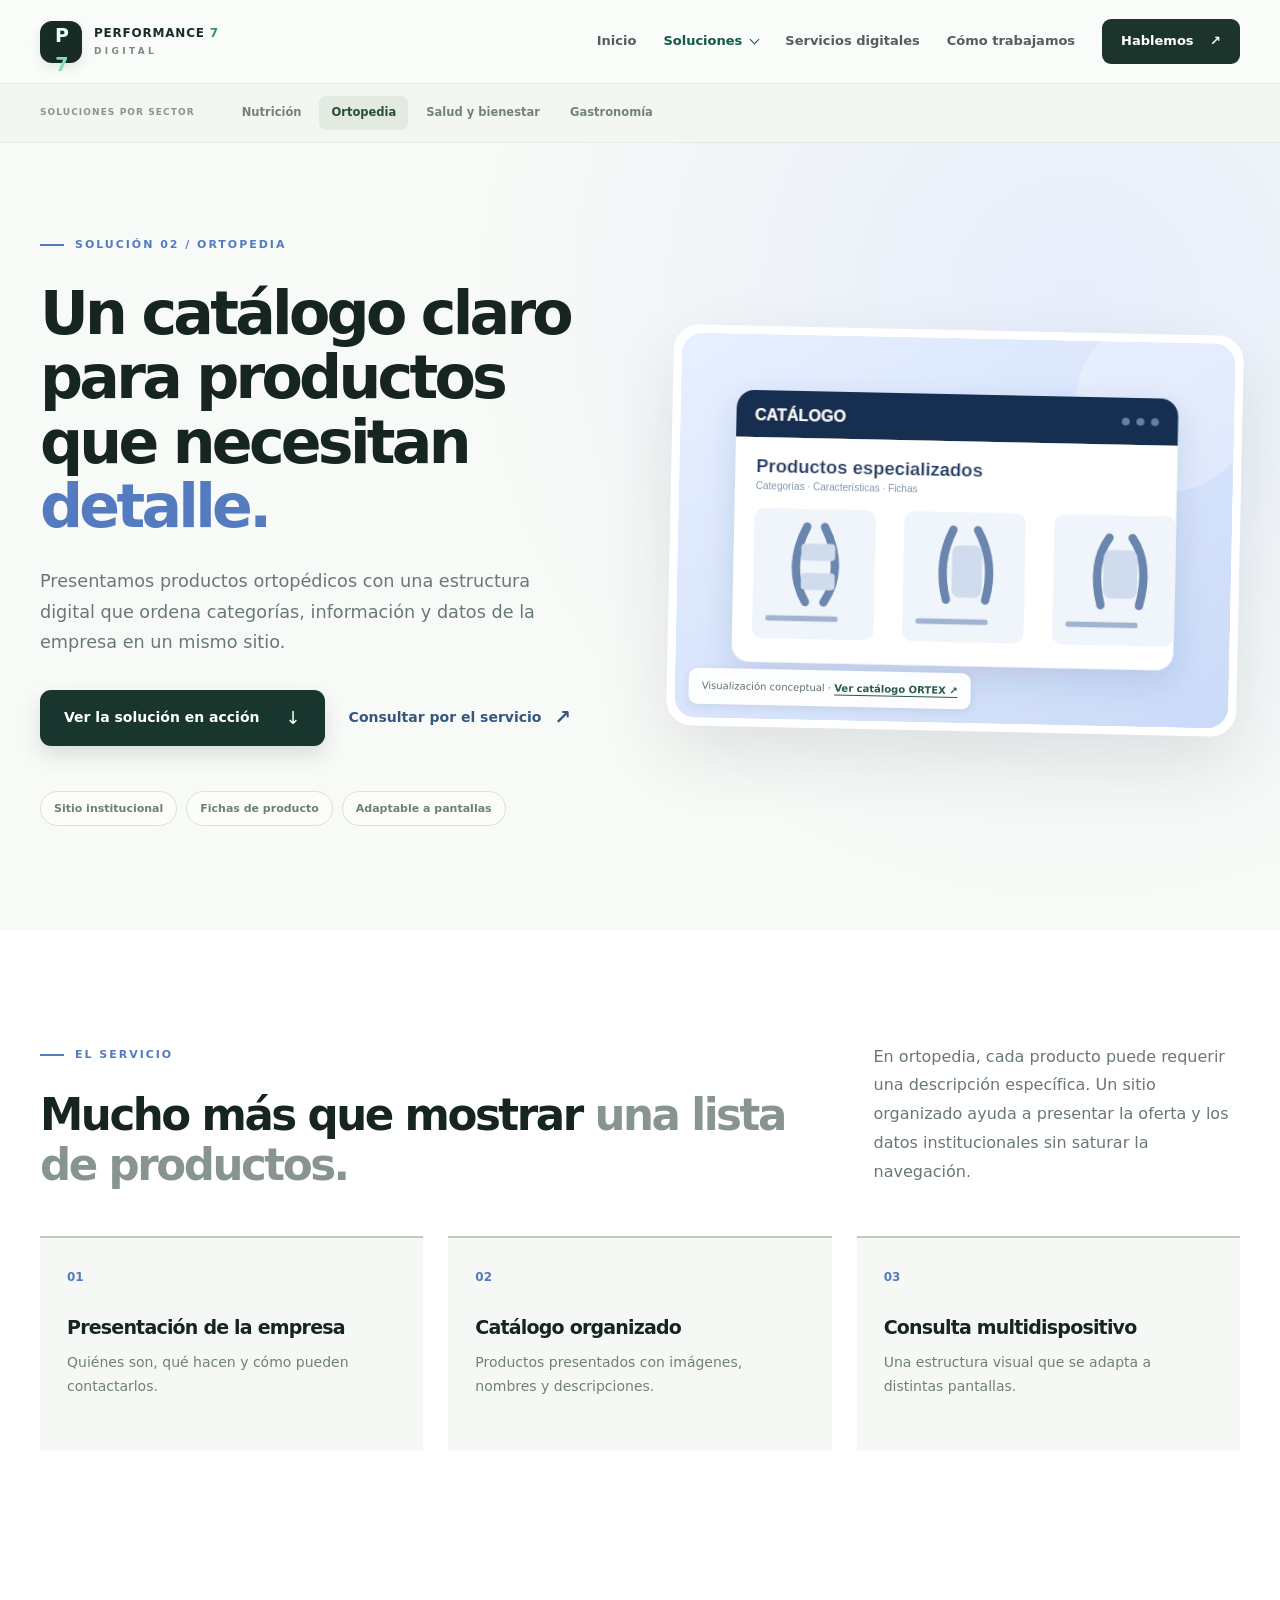
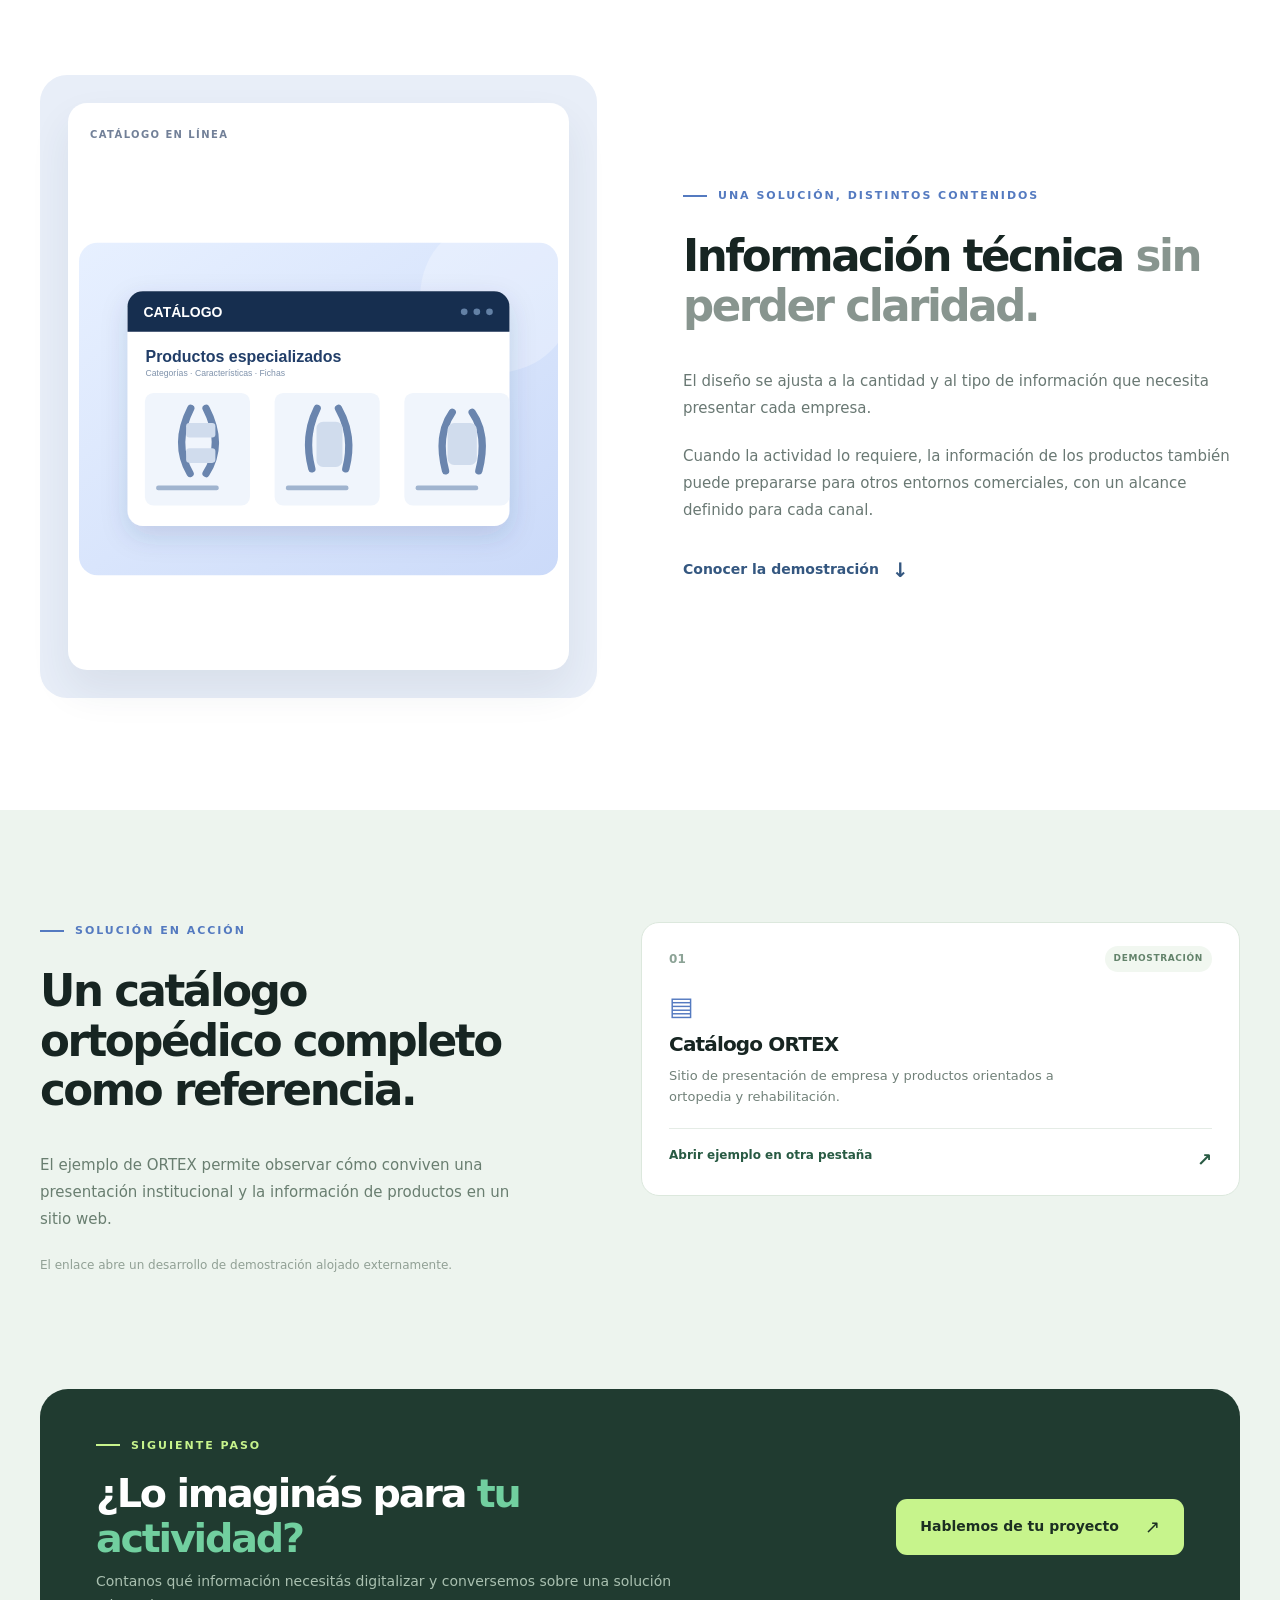
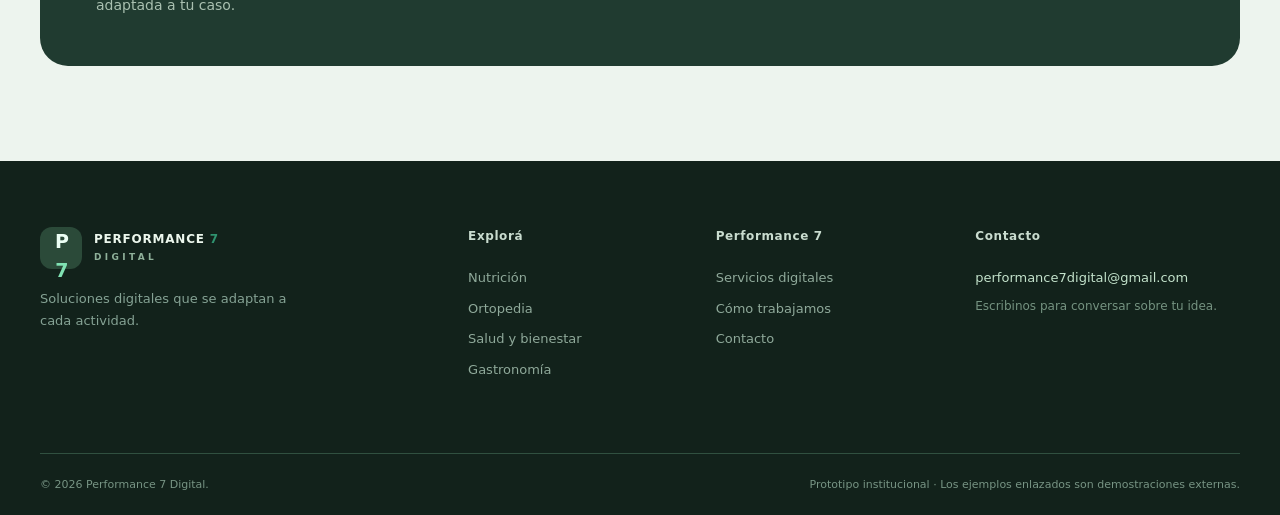
<file: projects/p7d-demo-ver01/ortopedia/index.html>
<!doctype html>
<html lang="es"><head>
<meta charset="utf-8"><meta name="viewport" content="width=device-width, initial-scale=1"><meta name="color-scheme" content="light">
<meta name="theme-color" content="#f8f9f6"><meta name="description" content="Desarrollo de catálogos digitales de productos ortopédicos y sitios de presentación institucional."><title>Ortopedia · Catálogos digitales | Performance 7 Digital</title>
<link rel="icon" type="image/svg+xml" href="../assets/img/favicon.svg"><link rel="stylesheet" href="../assets/css/styles.css">
</head><body class="page page--ortopedia">
<a class="skip-link" href="#contenido">Saltar al contenido</a>
<header class="site-header" id="arriba"><div class="shell header-inner">
<a class="brand" href="../index.html" aria-label="Performance 7 Digital, ir al inicio"><span class="brand-mark" aria-hidden="true">P<span>7</span></span><span class="brand-text">PERFORMANCE <strong>7</strong><small>DIGITAL</small></span></a>
<button class="menu-toggle" type="button" aria-label="Abrir menú" aria-controls="primary-navigation" aria-expanded="false"><span></span><span></span><span></span></button>
<nav class="site-nav" id="primary-navigation" aria-label="Navegación principal">
<a class="nav-link " href="../index.html">Inicio</a>
<div class="nav-dropdown"><button type="button" class="nav-dropdown-toggle is-current" aria-haspopup="true" aria-expanded="false" aria-controls="solutions-submenu">Soluciones <span class="chevron" aria-hidden="true"></span></button><div class="nav-menu" id="solutions-submenu" role="menu"><a role="menuitem" href="../nutricion/index.html" ><span class="nav-menu-dot nd-nutricion"></span>Nutrición<span aria-hidden="true">↗</span></a><a role="menuitem" href="../ortopedia/index.html" aria-current="page"><span class="nav-menu-dot nd-ortopedia"></span>Ortopedia<span aria-hidden="true">↗</span></a><a role="menuitem" href="../salud/index.html" ><span class="nav-menu-dot nd-salud"></span>Salud y bienestar<span aria-hidden="true">↗</span></a><a role="menuitem" href="../menues/index.html" ><span class="nav-menu-dot nd-menues"></span>Gastronomía<span aria-hidden="true">↗</span></a></div></div>
<a class="nav-link" href="../index.html#servicios">Servicios digitales</a>
<a class="nav-link" href="../index.html#como-trabajamos">Cómo trabajamos</a>
<a class="nav-contact" href="../index.html#contacto">Hablemos <span aria-hidden="true">↗</span></a>
</nav></div></header>
<main id="contenido">
<nav class="sector-bar" aria-label="Otras soluciones"><div class="shell sector-inner"><span class="sector-label">SOLUCIONES POR SECTOR</span><div class="sector-links"><a href="../nutricion/index.html" >Nutrición</a><a href="../ortopedia/index.html" aria-current="page">Ortopedia</a><a href="../salud/index.html" >Salud y bienestar</a><a href="../menues/index.html" >Gastronomía</a></div></div></nav><section class="niche-hero"><div class="shell niche-hero-grid"><div class="niche-hero-copy"><p class="eyebrow"><span class="eyebrow-line"></span> SOLUCIÓN 02 / ORTOPEDIA</p><h1>Un catálogo claro para productos que necesitan <em>detalle.</em></h1><p class="lead">Presentamos productos ortopédicos con una estructura digital que ordena categorías, información y datos de la empresa en un mismo sitio.</p><div class="action-row"><a class="btn btn-dark" href="#demostraciones">Ver la solución en acción <span aria-hidden="true">↓</span></a><a class="text-link" href="mailto:performance7digital@gmail.com?subject=Consulta%20Performance%207%20Digital%20-%20Ortopedia">Consultar por el servicio <span aria-hidden="true">↗</span></a></div><div class="niche-chips"><span>Sitio institucional</span><span>Fichas de producto</span><span>Adaptable a pantallas</span></div></div><div class="niche-hero-image"><img src="../assets/img/preview-ortopedia.svg" alt="Ilustración conceptual del servicio" width="720" height="500"><span class="image-caption">Visualización conceptual · <a target="_blank" rel="noopener noreferrer" href="https://coria79.github.io/servizi-di-ortopedia/ortex/index.html">Ver catálogo ORTEX ↗</a></span></div></div></section>
<section class="section story-section"><div class="shell"><div class="section-heading split-heading"><div><p class="eyebrow"><span class="eyebrow-line"></span> EL SERVICIO</p><h2>Mucho más que mostrar <span class="muted-title">una lista de productos.</span></h2></div><p>En ortopedia, cada producto puede requerir una descripción específica. Un sitio organizado ayuda a presentar la oferta y los datos institucionales sin saturar la navegación.</p></div><div class="simple-features feature-tiles"><article><span class="feature-num">01</span><h3>Presentación de la empresa</h3><p>Quiénes son, qué hacen y cómo pueden contactarlos.</p></article><article><span class="feature-num">02</span><h3>Catálogo organizado</h3><p>Productos presentados con imágenes, nombres y descripciones.</p></article><article><span class="feature-num">03</span><h3>Consulta multidispositivo</h3><p>Una estructura visual que se adapta a distintas pantallas.</p></article></div></div></section>
<section class="section spotlight-section"><div class="shell spotlight-grid"><div class="spotlight-graphic ort-spotlight"><div class="spotlight-frame"><span class="spotlight-label">CATÁLOGO EN LÍNEA</span><img src="../assets/img/preview-ortopedia.svg" alt="Ilustración de fichas de productos en un catálogo ortopédico" loading="lazy" width="720" height="500"></div></div><div><p class="eyebrow"><span class="eyebrow-line"></span> UNA SOLUCIÓN, DISTINTOS CONTENIDOS</p><h2>Información técnica <span class="muted-title">sin perder claridad.</span></h2><p>El diseño se ajusta a la cantidad y al tipo de información que necesita presentar cada empresa.</p><p>Cuando la actividad lo requiere, la información de los productos también puede prepararse para otros entornos comerciales, con un alcance definido para cada canal.</p><a class="text-link" href="#demostraciones">Conocer la demostración <span aria-hidden="true">↓</span></a></div></div></section>
<section class="section demos-section" id="demostraciones"><div class="shell demo-layout"><div class="demo-intro"><p class="eyebrow"><span class="eyebrow-line"></span> SOLUCIÓN EN ACCIÓN</p><h2>Un catálogo ortopédico completo como referencia.</h2><p>El ejemplo de ORTEX permite observar cómo conviven una presentación institucional y la información de productos en un sitio web.</p><p class="demo-disclaimer">El enlace abre un desarrollo de demostración alojado externamente.</p></div><div class="demo-list"><a class="demo-card" target="_blank" rel="noopener noreferrer" href="https://coria79.github.io/servizi-di-ortopedia/ortex/index.html"><div class="demo-card-top"><span class="demo-n">01</span><span class="demo-badge">DEMOSTRACIÓN</span></div><div class="demo-card-body"><span class="demo-symbol" aria-hidden="true">▤</span><h3>Catálogo ORTEX</h3><p>Sitio de presentación de empresa y productos orientados a ortopedia y rehabilitación.</p></div><span class="demo-card-bottom">Abrir ejemplo en otra pestaña <span aria-hidden="true">↗</span></span></a></div></div></section>
<section class="cta-section"><div class="shell"><div class="cta-panel"><div><p class="eyebrow eyebrow-light"><span class="eyebrow-line"></span> SIGUIENTE PASO</p><h2>¿Lo imaginás para <em>tu actividad?</em></h2><p>Contanos qué información necesitás digitalizar y conversemos sobre una solución adaptada a tu caso.</p></div><a class="btn btn-lime" href="mailto:performance7digital@gmail.com?subject=Consulta%20Performance%207%20Digital%20-%20Ortopedia">Hablemos de tu proyecto<span aria-hidden="true">↗</span></a></div></div></section>
</main>
<footer class="site-footer"><div class="shell footer-grid"><div class="footer-brand"><a class="brand brand-footer" href="../index.html"><span class="brand-mark" aria-hidden="true">P<span>7</span></span><span class="brand-text">PERFORMANCE <strong>7</strong><small>DIGITAL</small></span></a><p>Soluciones digitales que se adaptan a cada actividad.</p></div><div class="footer-col"><h3>Explorá</h3><a href="../nutricion/index.html">Nutrición</a><a href="../ortopedia/index.html">Ortopedia</a><a href="../salud/index.html">Salud y bienestar</a><a href="../menues/index.html">Gastronomía</a></div><div class="footer-col"><h3>Performance 7</h3><a href="../index.html#servicios">Servicios digitales</a><a href="../index.html#como-trabajamos">Cómo trabajamos</a><a href="../index.html#contacto">Contacto</a></div><div class="footer-col"><h3>Contacto</h3><a class="footer-email" href="mailto:performance7digital@gmail.com">performance7digital@gmail.com</a><p class="footer-note">Escribinos para conversar sobre tu idea.</p></div></div><div class="shell footer-base"><span>© <span data-current-year>2026</span> Performance 7 Digital.</span><span>Prototipo institucional · Los ejemplos enlazados son demostraciones externas.</span></div></footer>
<script defer src="../assets/js/main.js"></script>
</body></html>
</file>
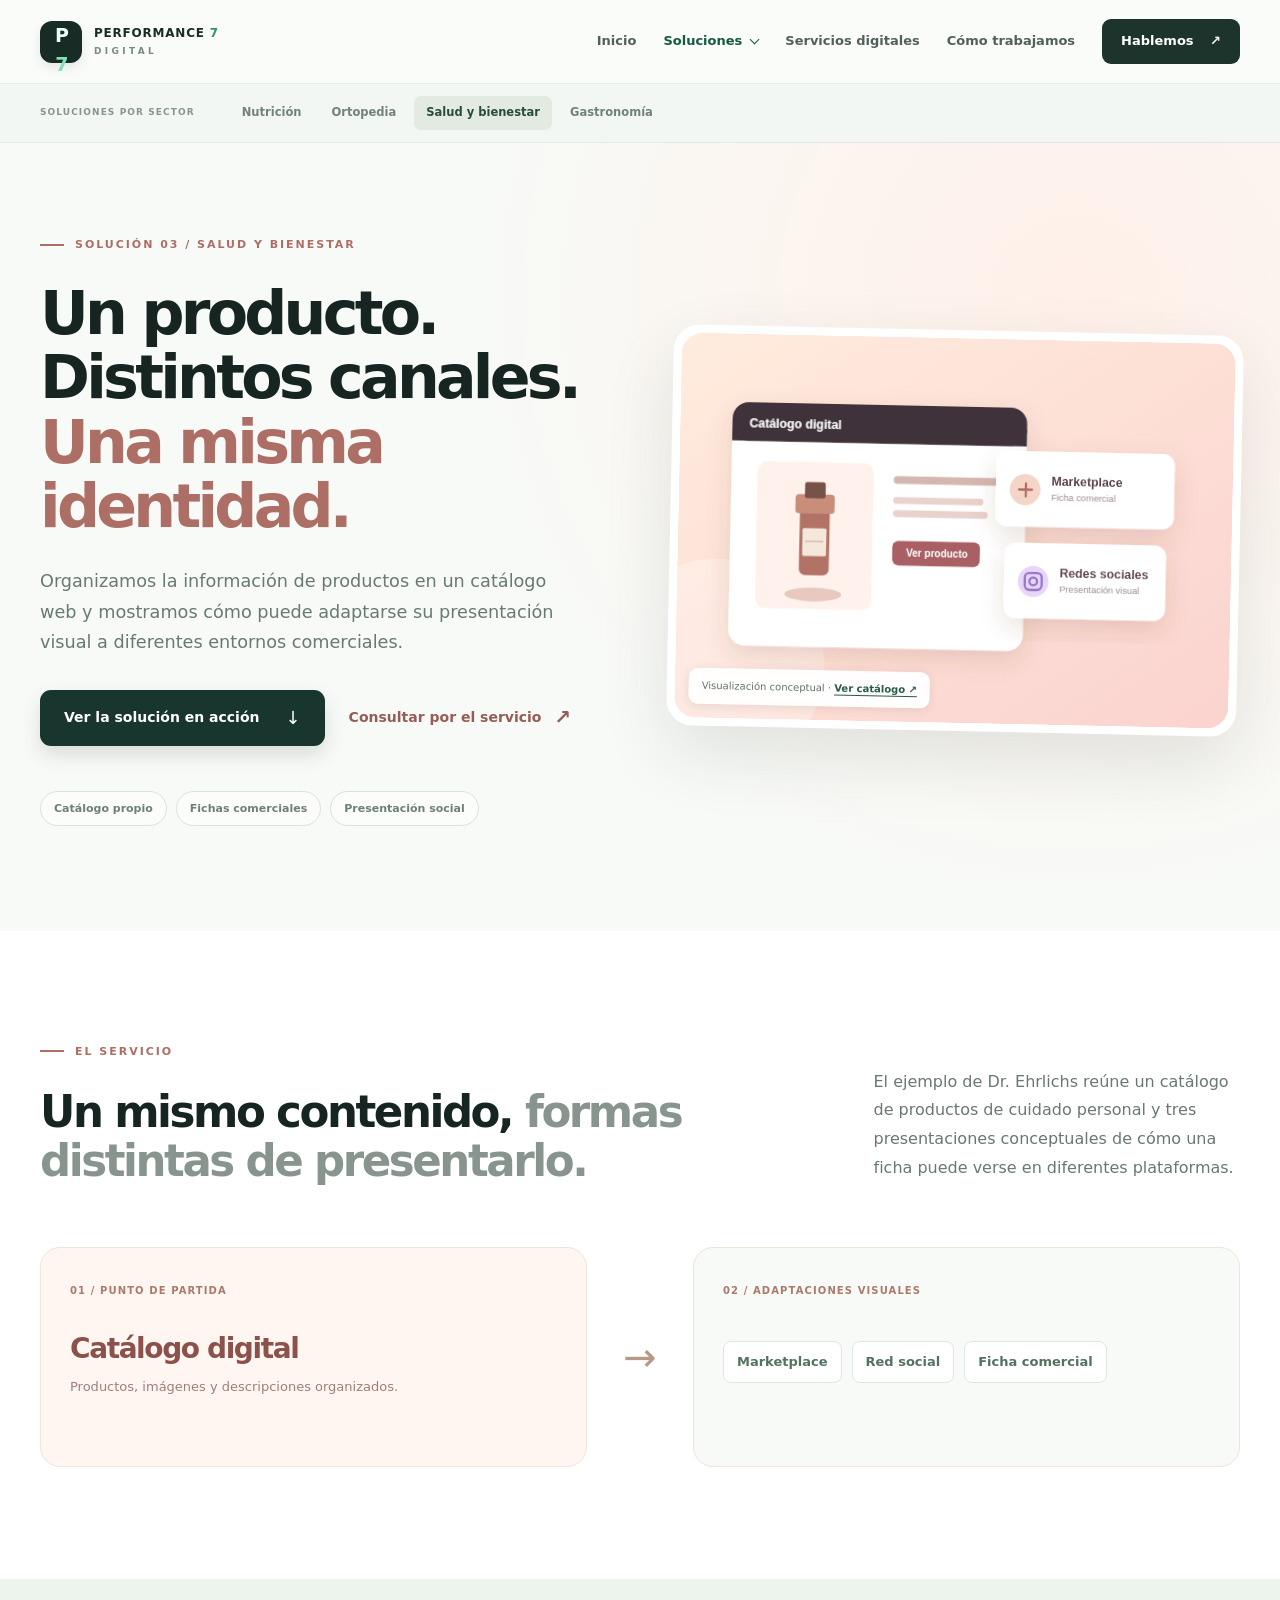
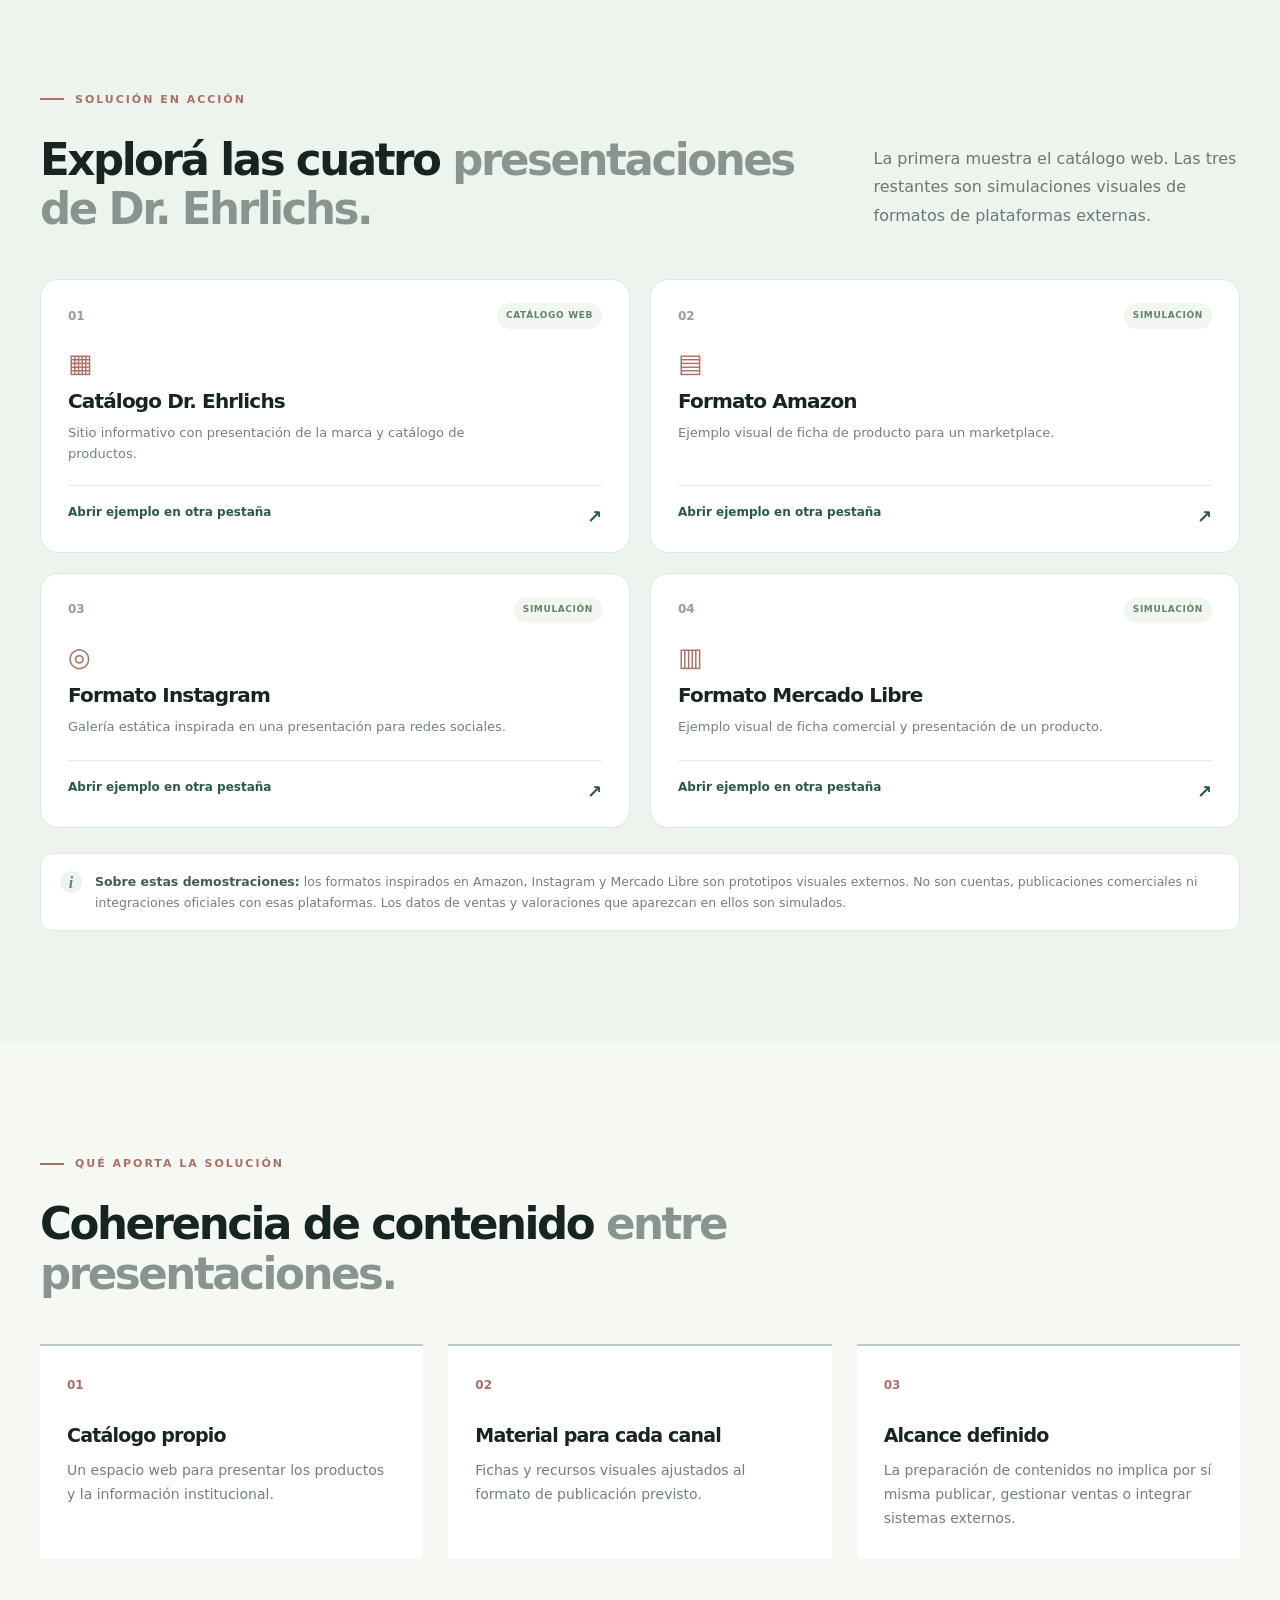
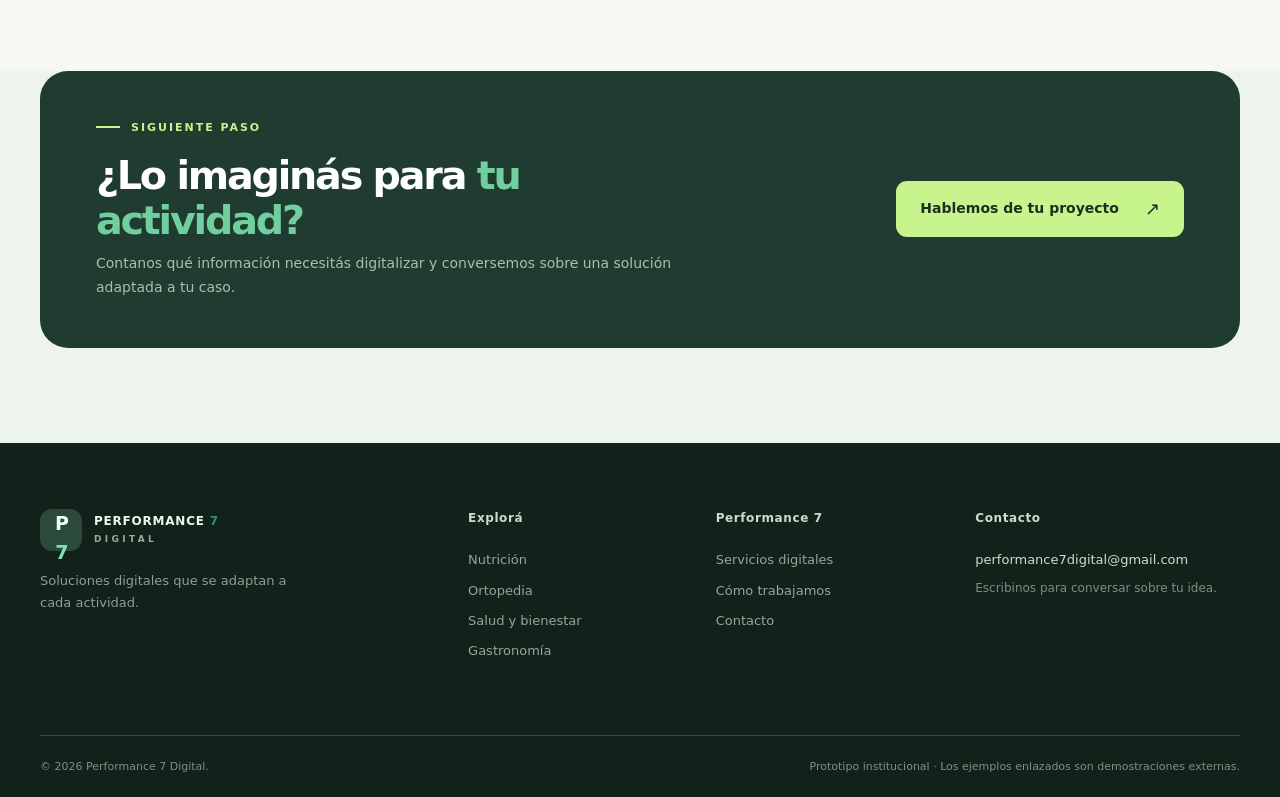
<file: projects/p7d-demo-ver01/salud/index.html>
<!doctype html>
<html lang="es"><head>
<meta charset="utf-8"><meta name="viewport" content="width=device-width, initial-scale=1"><meta name="color-scheme" content="light">
<meta name="theme-color" content="#f8f9f6"><meta name="description" content="Catálogos de productos y presentaciones digitales para salud, cosmética y bienestar. Ejemplos de Dr. Ehrlichs."><title>Salud y bienestar · Catálogos y canales | Performance 7 Digital</title>
<link rel="icon" type="image/svg+xml" href="../assets/img/favicon.svg"><link rel="stylesheet" href="../assets/css/styles.css">
</head><body class="page page--salud">
<a class="skip-link" href="#contenido">Saltar al contenido</a>
<header class="site-header" id="arriba"><div class="shell header-inner">
<a class="brand" href="../index.html" aria-label="Performance 7 Digital, ir al inicio"><span class="brand-mark" aria-hidden="true">P<span>7</span></span><span class="brand-text">PERFORMANCE <strong>7</strong><small>DIGITAL</small></span></a>
<button class="menu-toggle" type="button" aria-label="Abrir menú" aria-controls="primary-navigation" aria-expanded="false"><span></span><span></span><span></span></button>
<nav class="site-nav" id="primary-navigation" aria-label="Navegación principal">
<a class="nav-link " href="../index.html">Inicio</a>
<div class="nav-dropdown"><button type="button" class="nav-dropdown-toggle is-current" aria-haspopup="true" aria-expanded="false" aria-controls="solutions-submenu">Soluciones <span class="chevron" aria-hidden="true"></span></button><div class="nav-menu" id="solutions-submenu" role="menu"><a role="menuitem" href="../nutricion/index.html" ><span class="nav-menu-dot nd-nutricion"></span>Nutrición<span aria-hidden="true">↗</span></a><a role="menuitem" href="../ortopedia/index.html" ><span class="nav-menu-dot nd-ortopedia"></span>Ortopedia<span aria-hidden="true">↗</span></a><a role="menuitem" href="../salud/index.html" aria-current="page"><span class="nav-menu-dot nd-salud"></span>Salud y bienestar<span aria-hidden="true">↗</span></a><a role="menuitem" href="../menues/index.html" ><span class="nav-menu-dot nd-menues"></span>Gastronomía<span aria-hidden="true">↗</span></a></div></div>
<a class="nav-link" href="../index.html#servicios">Servicios digitales</a>
<a class="nav-link" href="../index.html#como-trabajamos">Cómo trabajamos</a>
<a class="nav-contact" href="../index.html#contacto">Hablemos <span aria-hidden="true">↗</span></a>
</nav></div></header>
<main id="contenido">
<nav class="sector-bar" aria-label="Otras soluciones"><div class="shell sector-inner"><span class="sector-label">SOLUCIONES POR SECTOR</span><div class="sector-links"><a href="../nutricion/index.html" >Nutrición</a><a href="../ortopedia/index.html" >Ortopedia</a><a href="../salud/index.html" aria-current="page">Salud y bienestar</a><a href="../menues/index.html" >Gastronomía</a></div></div></nav><section class="niche-hero"><div class="shell niche-hero-grid"><div class="niche-hero-copy"><p class="eyebrow"><span class="eyebrow-line"></span> SOLUCIÓN 03 / SALUD Y BIENESTAR</p><h1>Un producto. Distintos canales. <em>Una misma identidad.</em></h1><p class="lead">Organizamos la información de productos en un catálogo web y mostramos cómo puede adaptarse su presentación visual a diferentes entornos comerciales.</p><div class="action-row"><a class="btn btn-dark" href="#demostraciones">Ver la solución en acción <span aria-hidden="true">↓</span></a><a class="text-link" href="mailto:performance7digital@gmail.com?subject=Consulta%20Performance%207%20Digital%20-%20Salud">Consultar por el servicio <span aria-hidden="true">↗</span></a></div><div class="niche-chips"><span>Catálogo propio</span><span>Fichas comerciales</span><span>Presentación social</span></div></div><div class="niche-hero-image"><img src="../assets/img/preview-salud.svg" alt="Ilustración conceptual del servicio" width="720" height="500"><span class="image-caption">Visualización conceptual · <a target="_blank" rel="noopener noreferrer" href="https://coria79.github.io/servizi-di-ortopedia/catalogo-dr-elrlichs/index.html">Ver catálogo ↗</a></span></div></div></section>
<section class="section story-section"><div class="shell"><div class="section-heading split-heading"><div><p class="eyebrow"><span class="eyebrow-line"></span> EL SERVICIO</p><h2>Un mismo contenido, <span class="muted-title">formas distintas de presentarlo.</span></h2></div><p>El ejemplo de Dr. Ehrlichs reúne un catálogo de productos de cuidado personal y tres presentaciones conceptuales de cómo una ficha puede verse en diferentes plataformas.</p></div><div class="channel-flow"><div class="channel-source"><span>01 / PUNTO DE PARTIDA</span><strong>Catálogo digital</strong><p>Productos, imágenes y descripciones organizados.</p></div><div class="flow-arrow" aria-hidden="true">→</div><div class="channel-targets"><span>02 / ADAPTACIONES VISUALES</span><div><b>Marketplace</b><b>Red social</b><b>Ficha comercial</b></div></div></div></div></section>
<section class="section demos-section" id="demostraciones"><div class="shell"><div class="section-heading split-heading"><div><p class="eyebrow"><span class="eyebrow-line"></span> SOLUCIÓN EN ACCIÓN</p><h2>Explorá las cuatro <span class="muted-title">presentaciones de Dr. Ehrlichs.</span></h2></div><p>La primera muestra el catálogo web. Las tres restantes son simulaciones visuales de formatos de plataformas externas.</p></div><div class="demo-grid four-demos">
<a class="demo-card" target="_blank" rel="noopener noreferrer" href="https://coria79.github.io/servizi-di-ortopedia/catalogo-dr-elrlichs/index.html"><div class="demo-card-top"><span class="demo-n">01</span><span class="demo-badge">CATÁLOGO WEB</span></div><div class="demo-card-body"><span class="demo-symbol" aria-hidden="true">▦</span><h3>Catálogo Dr. Ehrlichs</h3><p>Sitio informativo con presentación de la marca y catálogo de productos.</p></div><span class="demo-card-bottom">Abrir ejemplo en otra pestaña <span aria-hidden="true">↗</span></span></a>
<a class="demo-card" target="_blank" rel="noopener noreferrer" href="https://coria79.github.io/amazon/amazon-dr-erlrichs/index.html"><div class="demo-card-top"><span class="demo-n">02</span><span class="demo-badge">SIMULACIÓN</span></div><div class="demo-card-body"><span class="demo-symbol" aria-hidden="true">▤</span><h3>Formato Amazon</h3><p>Ejemplo visual de ficha de producto para un marketplace.</p></div><span class="demo-card-bottom">Abrir ejemplo en otra pestaña <span aria-hidden="true">↗</span></span></a>
<a class="demo-card" target="_blank" rel="noopener noreferrer" href="https://coria79.github.io/instagr/instagr-dr-erlrichs/index.html"><div class="demo-card-top"><span class="demo-n">03</span><span class="demo-badge">SIMULACIÓN</span></div><div class="demo-card-body"><span class="demo-symbol" aria-hidden="true">◎</span><h3>Formato Instagram</h3><p>Galería estática inspirada en una presentación para redes sociales.</p></div><span class="demo-card-bottom">Abrir ejemplo en otra pestaña <span aria-hidden="true">↗</span></span></a>
<a class="demo-card" target="_blank" rel="noopener noreferrer" href="https://coria79.github.io/mercado-libre/mercado-libre-dr-erlrichs/index.html"><div class="demo-card-top"><span class="demo-n">04</span><span class="demo-badge">SIMULACIÓN</span></div><div class="demo-card-body"><span class="demo-symbol" aria-hidden="true">▥</span><h3>Formato Mercado Libre</h3><p>Ejemplo visual de ficha comercial y presentación de un producto.</p></div><span class="demo-card-bottom">Abrir ejemplo en otra pestaña <span aria-hidden="true">↗</span></span></a>
</div><div class="important-note"><span class="note-icon" aria-hidden="true">i</span><p><strong>Sobre estas demostraciones:</strong> los formatos inspirados en Amazon, Instagram y Mercado Libre son prototipos visuales externos. No son cuentas, publicaciones comerciales ni integraciones oficiales con esas plataformas. Los datos de ventas y valoraciones que aparezcan en ellos son simulados.</p></div></div></section>
<section class="section features-section"><div class="shell"><div class="section-heading compact-heading"><p class="eyebrow"><span class="eyebrow-line"></span> QUÉ APORTA LA SOLUCIÓN</p><h2>Coherencia de contenido <span class="muted-title">entre presentaciones.</span></h2></div><div class="simple-features"><article><span class="feature-num">01</span><h3>Catálogo propio</h3><p>Un espacio web para presentar los productos y la información institucional.</p></article><article><span class="feature-num">02</span><h3>Material para cada canal</h3><p>Fichas y recursos visuales ajustados al formato de publicación previsto.</p></article><article><span class="feature-num">03</span><h3>Alcance definido</h3><p>La preparación de contenidos no implica por sí misma publicar, gestionar ventas o integrar sistemas externos.</p></article></div></div></section>
<section class="cta-section"><div class="shell"><div class="cta-panel"><div><p class="eyebrow eyebrow-light"><span class="eyebrow-line"></span> SIGUIENTE PASO</p><h2>¿Lo imaginás para <em>tu actividad?</em></h2><p>Contanos qué información necesitás digitalizar y conversemos sobre una solución adaptada a tu caso.</p></div><a class="btn btn-lime" href="mailto:performance7digital@gmail.com?subject=Consulta%20Performance%207%20Digital%20-%20Salud%20y%20bienestar">Hablemos de tu proyecto<span aria-hidden="true">↗</span></a></div></div></section>
</main>
<footer class="site-footer"><div class="shell footer-grid"><div class="footer-brand"><a class="brand brand-footer" href="../index.html"><span class="brand-mark" aria-hidden="true">P<span>7</span></span><span class="brand-text">PERFORMANCE <strong>7</strong><small>DIGITAL</small></span></a><p>Soluciones digitales que se adaptan a cada actividad.</p></div><div class="footer-col"><h3>Explorá</h3><a href="../nutricion/index.html">Nutrición</a><a href="../ortopedia/index.html">Ortopedia</a><a href="../salud/index.html">Salud y bienestar</a><a href="../menues/index.html">Gastronomía</a></div><div class="footer-col"><h3>Performance 7</h3><a href="../index.html#servicios">Servicios digitales</a><a href="../index.html#como-trabajamos">Cómo trabajamos</a><a href="../index.html#contacto">Contacto</a></div><div class="footer-col"><h3>Contacto</h3><a class="footer-email" href="mailto:performance7digital@gmail.com">performance7digital@gmail.com</a><p class="footer-note">Escribinos para conversar sobre tu idea.</p></div></div><div class="shell footer-base"><span>© <span data-current-year>2026</span> Performance 7 Digital.</span><span>Prototipo institucional · Los ejemplos enlazados son demostraciones externas.</span></div></footer>
<script defer src="../assets/js/main.js"></script>
</body></html>
</file>
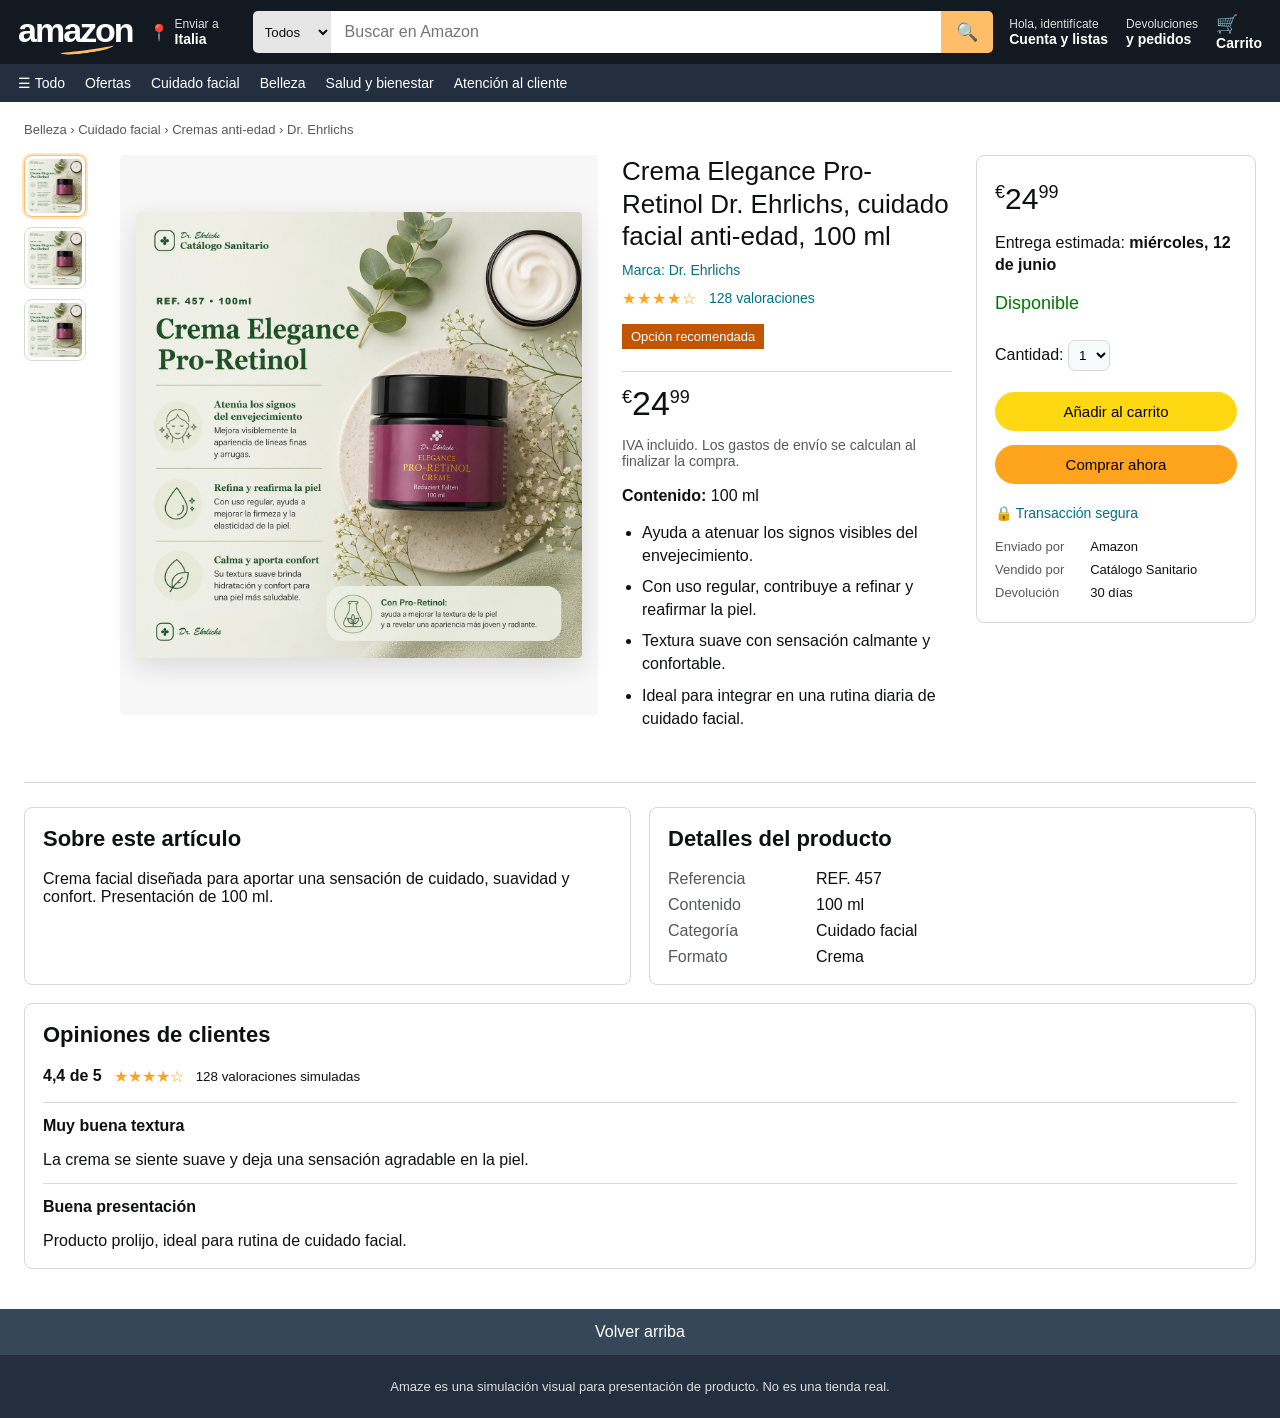
<file: projects/cataloghi/amazon/dr-erlrichs/index.html>
<!DOCTYPE html>
<html lang="es">
<head>
  <meta charset="UTF-8">
  <meta name="viewport" content="width=device-width, initial-scale=1.0">
  <title>Amazon - Crema Elegance Pro-Retinol</title>
  <link rel="stylesheet" href="css/styles.css">
</head>
<body>
  <header class="topbar">
    <div class="topbar__main">
      <a class="brand" href="#" aria-label="Inicio Amazon">amazon</a>
      <div class="location">
        <span>📍</span>
        <div><small>Enviar a</small><strong>Italia</strong></div>
      </div>
      <form class="search" role="search">
        <select aria-label="Categoría">
          <option>Todos</option>
          <option>Cuidado facial</option>
        </select>
        <input type="search" placeholder="Buscar en Amazon" aria-label="Buscar">
        <button type="submit">🔍</button>
      </form>
      <nav class="account" aria-label="Opciones de cuenta">
        <a href="#"><small>Hola, identifícate</small><strong>Cuenta y listas</strong></a>
        <a href="#"><small>Devoluciones</small><strong>y pedidos</strong></a>
        <a class="cart" href="#">🛒 <strong>Carrito</strong></a>
      </nav>
    </div>
    <div class="topbar__menu">
      <a href="#">☰ Todo</a>
      <a href="#">Ofertas</a>
      <a href="#">Cuidado facial</a>
      <a href="#">Belleza</a>
      <a href="#">Salud y bienestar</a>
      <a href="#">Atención al cliente</a>
    </div>
  </header>

  <main>
    <div class="breadcrumb">Belleza › Cuidado facial › Cremas anti-edad › Dr. Ehrlichs</div>

    <section class="product">
      <aside class="thumbs" aria-label="Miniaturas del producto">
        <button class="thumb active"><img src="assets/img/product.png" alt="Imagen principal"></button>
        <button class="thumb"><img src="assets/img/product.png" alt="Vista alternativa"></button>
        <button class="thumb"><img src="assets/img/product.png" alt="Detalle del producto"></button>
      </aside>

      <div class="gallery">
        <img id="mainImage" src="assets/img/product.png" alt="Crema Elegance Pro-Retinol Dr. Ehrlichs">
      </div>

      <section class="details">
        <h1>Crema Elegance Pro-Retinol Dr. Ehrlichs, cuidado facial anti-edad, 100 ml</h1>
        <a class="store" href="#">Marca: Dr. Ehrlichs</a>
        <div class="rating"><span>★★★★☆</span><a href="#">128 valoraciones</a></div>
        <p class="badge">Opción recomendada</p>
        <hr>
        <p class="price"><span>€</span>24<span>99</span></p>
        <p class="tax">IVA incluido. Los gastos de envío se calculan al finalizar la compra.</p>
        <div class="choice"><strong>Contenido:</strong> 100 ml</div>
        <ul class="bullets">
          <li>Ayuda a atenuar los signos visibles del envejecimiento.</li>
          <li>Con uso regular, contribuye a refinar y reafirmar la piel.</li>
          <li>Textura suave con sensación calmante y confortable.</li>
          <li>Ideal para integrar en una rutina diaria de cuidado facial.</li>
        </ul>
      </section>

      <aside class="buybox">
        <p class="price buybox__price"><span>€</span>24<span>99</span></p>
        <p class="delivery">Entrega estimada: <strong>miércoles, 12 de junio</strong></p>
        <p class="stock">Disponible</p>
        <label for="quantity">Cantidad:</label>
        <select id="quantity">
          <option>1</option><option>2</option><option>3</option>
        </select>
        <button class="btn btn--cart">Añadir al carrito</button>
        <button class="btn btn--buy">Comprar ahora</button>
        <p class="secure">🔒 Transacción segura</p>
        <table>
          <tr><td>Enviado por</td><td>Amazon</td></tr>
          <tr><td>Vendido por</td><td>Catálogo Sanitario</td></tr>
          <tr><td>Devolución</td><td>30 días</td></tr>
        </table>
      </aside>
    </section>

    <section class="info-grid">
      <article>
        <h2>Sobre este artículo</h2>
        <p>Crema facial diseñada para aportar una sensación de cuidado, suavidad y confort. Presentación de 100 ml.</p>
      </article>
      <article>
        <h2>Detalles del producto</h2>
        <dl>
          <dt>Referencia</dt><dd>REF. 457</dd>
          <dt>Contenido</dt><dd>100 ml</dd>
          <dt>Categoría</dt><dd>Cuidado facial</dd>
          <dt>Formato</dt><dd>Crema</dd>
        </dl>
      </article>
    </section>

    <section class="reviews">
      <h2>Opiniones de clientes</h2>
      <div class="review-summary"><strong>4,4 de 5</strong><span>★★★★☆</span><small>128 valoraciones simuladas</small></div>
      <article class="review"><strong>Muy buena textura</strong><p>La crema se siente suave y deja una sensación agradable en la piel.</p></article>
      <article class="review"><strong>Buena presentación</strong><p>Producto prolijo, ideal para rutina de cuidado facial.</p></article>
    </section>
  </main>

  <footer>
    <a href="#">Volver arriba</a>
    <p>Amaze es una simulación visual para presentación de producto. No es una tienda real.</p>
  </footer>

  <script src="js/app.js"></script>
</body>
</html>
</file>
<file: assets/css/main.css>
/* ============================================================
   Performance 7 Digital — Landing page styles
   Sections: design tokens, base, layout, header, hero, footer,
   responsive adjustments.
   ============================================================ */

/* Design tokens */
:root {
  --color-background: #fff;
  --color-heading: #051e58;
  --color-body: #3f4b67;
  --color-footer: #6b7280;
  --color-accent-start: #8f45ff;
  --color-accent-end: #4d22c8;
  --container-width: 1100px;
  --container-fluid-width: 90%;
  --font-family-base: Inter, sans-serif;
}

/* Base */
*,
*::before,
*::after {
  box-sizing: border-box;
}

* {
  margin: 0;
  padding: 0;
}

body {
  font-family: var(--font-family-base);
  background: var(--color-background);
  color: var(--color-heading);
}

/* Layout */
.container {
  width: min(var(--container-width), var(--container-fluid-width));
  margin-inline: auto;
}

/* Header / navigation */
.site-header {
  padding: 30px 0;
}

.site-nav {
  display: flex;
  align-items: center;
  gap: 35px;
}

.site-nav a {
  color: var(--color-heading);
  font-weight: 600;
  text-decoration: none;
}

.site-nav a:hover {
  text-decoration: underline;
}

.site-nav a:focus-visible {
  outline: 2px solid var(--color-heading);
  outline-offset: 4px;
}

/* Hero */
.hero {
  display: flex;
  min-height: 78vh;
  align-items: center;
}

.hero-content {
  display: grid;
  grid-template-columns: 1fr 1fr;
  gap: 60px;
  align-items: center;
}

.hero h1 {
  margin-bottom: 25px;
  font-size: 60px;
  line-height: 1.05;
}

.hero h1 span {
  background: linear-gradient(90deg, var(--color-accent-start), var(--color-accent-end));
  -webkit-background-clip: text;
  background-clip: text;
  -webkit-text-fill-color: transparent;
  color: var(--color-accent-end);
}

.hero p {
  margin-bottom: 40px;
  color: var(--color-body);
  font-size: 20px;
  line-height: 1.8;
}

.hero-image {
  text-align: center;
}

.hero-image img {
  display: inline-block;
  width: 100%;
  max-width: 430px;
  height: auto;
}

/* Footer */
.site-footer {
  padding: 50px;
  color: var(--color-footer);
  font-size: 14px;
  text-align: center;
}

/* Responsive */
@media (max-width: 900px) {
  .hero-content {
    grid-template-columns: 1fr;
    text-align: center;
  }

  /* Preserve the original mobile behavior: navigation is hidden. */
  .site-nav {
    display: none;
  }

  .hero h1 {
    font-size: 42px;
  }

  .hero-image {
    order: -1;
  }
}
</file>
<file: projects/gastronomia/assets/css/styles.css>
/* ========================================================================== 
   Performance 7 Gastronomia
   Main stylesheet

   Structure:
   01. Design tokens
   02. Base and reset
   03. Shared layout and typography
   04. Hero
   05. Menu examples
   06. Benefits
   07. Contact
   08. Footer
   09. Motion and accessibility
   10. Responsive rules
   ========================================================================== */

/* ========================================================================== 
   01. Design tokens
   ========================================================================== */

:root {
  --color-text: #211529;
  --color-text-muted: #655b69;
  --color-gold: #efb82f;
  --color-gold-light: #f8dd88;
  --color-cream: #fffaf2;
  --color-white: #ffffff;
  --color-border: rgba(47, 23, 59, 0.12);

  --shadow-card: 0 10px 30px rgba(36, 17, 41, 0.1);
  --shadow-card-hover: 0 26px 65px rgba(45, 22, 54, 0.18);

  --container-width: 1180px;

  --transition-easing: cubic-bezier(0.2, 0.75, 0.25, 1);
}

/* ========================================================================== 
   02. Base and reset
   ========================================================================== */

*,
*::before,
*::after {
  box-sizing: border-box;
}

body {
  margin: 0;
  overflow-x: hidden;
  color: var(--color-text);
  background: var(--color-cream);
  font-family: Inter, ui-sans-serif, system-ui, -apple-system, BlinkMacSystemFont,
    "Segoe UI", sans-serif;
  line-height: 1.55;
}

img,
svg {
  display: block;
}

img {
  max-width: 100%;
}

a {
  color: inherit;
  text-decoration: none;
}

button {
  color: inherit;
  font: inherit;
}

:focus-visible {
  outline: 3px solid rgba(239, 184, 47, 0.82);
  outline-offset: 3px;
}

/* ========================================================================== 
   03. Shared layout and typography
   ========================================================================== */

.container {
  width: min(calc(100% - 40px), var(--container-width));
  margin-inline: auto;
}

.section-light {
  position: relative;
  background: #fffdfa;
}

.section-texture {
  position: absolute;
  inset: 0;
  opacity: 0.5;
  pointer-events: none;
  background:
    radial-gradient(circle at 8% 12%, rgba(239, 184, 47, 0.1), transparent 22%),
    radial-gradient(circle at 92% 88%, rgba(92, 31, 135, 0.07), transparent 25%),
    repeating-linear-gradient(
      115deg,
      rgba(45, 23, 55, 0.018) 0 1px,
      transparent 1px 7px
    );
}

.section-heading {
  position: relative;
  max-width: 920px;
  margin: 0 auto 54px;
  text-align: center;
}

.section-kicker {
  margin: 0 0 18px;
  color: #9b6a00;
  font-size: 0.75rem;
  font-weight: 800;
  letter-spacing: 0.17em;
  text-transform: uppercase;
}

.section-heading h2 {
  margin: 0;
  color: var(--color-text);
  font-size: clamp(2.2rem, 4.5vw, 4.1rem);
  line-height: 1.05;
  letter-spacing: -0.04em;
  text-transform: uppercase;
}

.section-heading h2 span {
  display: inline-block;
  width: clamp(28px, 5vw, 70px);
  height: 2px;
  margin: 0 18px 0.35em;
  vertical-align: middle;
  background: linear-gradient(90deg, transparent, var(--color-gold));
}

.section-heading h2 span:last-child {
  background: linear-gradient(90deg, var(--color-gold), transparent);
}

.section-heading > p:last-child {
  max-width: 650px;
  margin: 18px auto 0;
  color: var(--color-text-muted);
}

.section-heading--dark h2 {
  color: var(--color-white);
}

.menu-card__button svg {
  width: 20px;
  height: 20px;
  fill: none;
  stroke: currentColor;
  stroke-width: 2.3;
  stroke-linecap: round;
  stroke-linejoin: round;
  transition: transform 0.25s;
}

.menu-card__button:hover svg {
  transform: translateX(4px);
}

/* ========================================================================== 
   04. Hero
   ========================================================================== */

.hero {
  /*
   * Desktop placement controls for the independent logo and feature row.
   * These percentages are relative to the complete hero image.
   */
  --hero-logo-left: 15.95%;
  --hero-logo-top: 9.55%;
  --hero-logo-width: 17.49%;
  --hero-features-left: 9.15%;
  --hero-features-bottom: 12.55%;

  position: relative;
  width: 100%;
  margin: 0;
  overflow: hidden;
  background: #1b082c;
  isolation: isolate;
}

.hero__picture,
.hero__image {
  display: block;
  width: 100%;
}

.hero__image {
  height: auto;
  object-fit: contain;
  object-position: center top;
  user-select: none;
  -webkit-user-drag: none;
}

/*
 * The overlay occupies exactly the same area as the responsive hero image.
 * It does not intercept pointer input and contains only visual information.
 */
.hero__overlay {
  position: absolute;
  inset: 0;
  z-index: 2;
  pointer-events: none;
}

.hero__logo {
  position: absolute;
  top: var(--hero-logo-top);
  left: var(--hero-logo-left);
  width: var(--hero-logo-width);
  height: auto;
  object-fit: contain;
  user-select: none;
  -webkit-user-drag: none;
}

.hero__features {
  position: absolute;
  bottom: var(--hero-features-bottom);
  left: var(--hero-features-left);
  display: flex;
  align-items: center;
  gap: clamp(15px, 1.7vw, 28px);
  margin: 0;
  padding: 0;
  color: rgba(190, 181, 191, 0.78);
  font-family: Arial, Helvetica, sans-serif;
  font-size: clamp(10px, 1.02vw, 16px);
  font-weight: 400;
  line-height: 1;
  list-style: none;
  white-space: nowrap;
  text-shadow: 0 1px 2px rgba(4, 0, 8, 0.55);
}

.hero-feature {
  display: inline-flex;
  align-items: center;
  gap: clamp(5px, 0.55vw, 9px);
}

.hero-feature__icon {
  display: grid;
  flex: 0 0 auto;
  place-items: center;
  width: clamp(15px, 1.45vw, 23px);
  height: clamp(15px, 1.45vw, 23px);
  border: 1.4px solid rgba(171, 137, 46, 0.8);
  border-radius: 50%;
  color: rgba(181, 145, 48, 0.9);
  box-shadow: 0 1px 2px rgba(3, 0, 7, 0.34);
}

.hero-feature__icon svg {
  width: 61%;
  height: 61%;
  fill: none;
  stroke: currentColor;
  stroke-width: 2.2;
  stroke-linecap: round;
  stroke-linejoin: round;
}

/* ========================================================================== 
   05. Menu examples
   ========================================================================== */

.menu-section {
  padding: 110px 0 125px;
  overflow: hidden;
}

.menu-grid {
  display: grid;
  grid-template-columns: repeat(4, minmax(0, 1fr));
  gap: 22px;
}

.menu-card {
  position: relative;
  display: flex;
  flex-direction: column;
  min-width: 0;
  padding: 24px 18px 18px;
  overflow: hidden;
  border: 1px solid var(--color-border);
  border-radius: 26px;
  background: rgba(255, 255, 255, 0.86);
  box-shadow: var(--shadow-card);
  transition:
    transform 0.35s var(--transition-easing),
    box-shadow 0.35s,
    border-color 0.35s;
}

.menu-card::before {
  position: absolute;
  inset: 0 0 auto;
  height: 90px;
  content: "";
  opacity: 0;
  background: radial-gradient(
    circle at 50% 0%,
    rgba(239, 184, 47, 0.1),
    transparent 70%
  );
  transition: opacity 0.35s;
}

.menu-card:hover,
.menu-card:focus-within {
  border-color: rgba(239, 184, 47, 0.55);
  box-shadow: var(--shadow-card-hover);
  transform: translateY(-10px);
}

.menu-card:hover::before,
.menu-card:focus-within::before {
  opacity: 1;
}

.menu-card__icon {
  position: relative;
  z-index: 1;
  display: grid;
  place-items: center;
  width: 68px;
  height: 68px;
  margin: 0 auto 16px;
  overflow: hidden;
  border-radius: 50%;
  background: linear-gradient(145deg, #2a0c40, #170823);
  box-shadow:
    0 12px 25px rgba(31, 8, 45, 0.2),
    inset 0 1px 0 rgba(255, 255, 255, 0.12);
  transition:
    transform 0.35s var(--transition-easing),
    box-shadow 0.35s;
}

/* All presentational dimensions for menu icons are intentionally kept here,
   not in the HTML markup. */
.menu-card__icon-image {
  width: 64px;
  height: 64px;
  object-fit: contain;
}

.menu-card:hover .menu-card__icon,
.menu-card:focus-within .menu-card__icon {
  box-shadow:
    0 16px 30px rgba(31, 8, 45, 0.28),
    0 0 28px rgba(239, 184, 47, 0.18);
  transform: translateY(-4px) rotate(-3deg) scale(1.05);
}

.menu-card__copy {
  min-height: 142px;
  text-align: center;
}

.menu-card__copy h3 {
  margin: 0;
  color: #281034;
  font-size: 1.08rem;
  text-transform: uppercase;
}

.menu-card__copy p {
  margin: 10px 0 0;
  color: #5f5662;
  font-size: 0.9rem;
}

.menu-card__media {
  position: relative;
  height: 276px;
  margin: 10px -18px -18px;
  overflow: hidden;
}

.menu-card__media::after {
  position: absolute;
  inset: 0;
  content: "";
  pointer-events: none;
  background: linear-gradient(to top, rgba(20, 6, 29, 0.42), transparent 60%);
}

.menu-card__media img {
  display: block;
  width: 100%;
  height: 100%;
  object-fit: cover;
  object-position: center;
  transform: scale(1.03);
  transition:
    transform 0.65s var(--transition-easing),
    filter 0.65s;
}

/* Ajustes de encuadre independientes para cada fotografía. */
.menu-card__media--kebab img {
  object-position: center 52%;
}

.menu-card__media--pizza img {
  object-position: center;
}

.menu-card__media--panini img {
  object-position: center 48%;
}

.menu-card__media--sushi img {
  object-position: center;
}

.menu-card:hover .menu-card__media img,
.menu-card:focus-within .menu-card__media img {
  filter: saturate(1.08);
  transform: scale(1.12);
}

.menu-card__actions {
  position: absolute;
  right: 18px;
  bottom: 12px;
  left: 18px;
  z-index: 3;
  display: flex;
  flex-direction: column;
  align-items: center;
  gap: 11px;
}

.menu-card__button {
  display: inline-flex;
  align-items: center;
  justify-content: center;
  width: min(100%, 190px);
  min-height: 42px;
  gap: 7px;
  padding: 10px 15px;
  border: 1px solid rgba(255, 255, 255, 0.16);
  border-radius: 999px;
  color: var(--color-white);
  background: rgba(40, 13, 58, 0.88);
  box-shadow:
    0 10px 24px rgba(15, 3, 23, 0.26),
    inset 0 1px 0 rgba(255, 255, 255, 0.16);
  font-size: 0.78rem;
  font-weight: 800;
  text-transform: uppercase;
  cursor: pointer;
  backdrop-filter: blur(12px);
  transition:
    transform 0.25s,
    box-shadow 0.25s,
    background 0.25s;
}

.menu-card__button:hover {
  box-shadow: 0 14px 28px rgba(15, 3, 23, 0.34);
  transform: translateY(-3px);
}

.menu-card__button:focus-visible {
  outline: 3px solid rgba(255, 255, 255, 0.95);
  outline-offset: 2px;
}

.menu-card__button--gold {
  color: #26112f;
  background: rgba(241, 187, 49, 0.93);
}

/* ========================================================================== 
   06. Benefits
   ========================================================================== */

.benefits-section {
  position: relative;
  padding: 120px 0 130px;
  overflow: hidden;
  color: var(--color-white);
  background: linear-gradient(150deg, #0e0616, #1d0a2c 54%, #12071c);
}

.benefits-section::before {
  position: absolute;
  inset: 0;
  content: "";
  background:
    radial-gradient(circle at 15% 25%, rgba(121, 43, 173, 0.28), transparent 35%),
    radial-gradient(circle at 85% 65%, rgba(239, 184, 47, 0.13), transparent 28%);
}

.benefits-ambient {
  position: absolute;
  inset: 0;
  pointer-events: none;
  background: linear-gradient(
    90deg,
    transparent,
    rgba(255, 255, 255, 0.025),
    transparent
  );
  transform: skewY(-7deg) translateY(120px);
}

.benefits-section .container {
  position: relative;
  z-index: 1;
}

/* --------------------------------------------------------------------------
   Benefits heading watermark
   -------------------------------------------------------------------------- */

.benefits-section .section-heading {
  isolation: isolate;
}

.benefits-section .section-heading::before {
  position: absolute;
  top: 50%;
  left: 50%;
  z-index: 0;

  width: clamp(230px, 24vw, 340px);
  aspect-ratio: 1;

  content: "";
  pointer-events: none;

  background-image: url("../images/brand/logo-footer.png");
  background-repeat: no-repeat;
  background-position: center;
  background-size: contain;

  opacity: 0.055;
  transform: translate(-50%, -50%);
}

.benefits-section .section-heading h2 {
  position: relative;
  z-index: 1;
}









.benefits-grid {
  display: grid;
  grid-template-columns: repeat(3, minmax(0, 1fr));
  gap: 8px;
  padding: 22px;
  border: 1px solid rgba(248, 211, 112, 0.55);
  border-radius: 30px;
  background: linear-gradient(
    135deg,
    rgba(255, 255, 255, 0.1),
    rgba(255, 255, 255, 0.035)
  );
  box-shadow:
    0 35px 100px rgba(3, 0, 7, 0.34),
    inset 0 1px 0 rgba(255, 255, 255, 0.14),
    inset 0 0 55px rgba(239, 184, 47, 0.025);
  backdrop-filter: blur(22px) saturate(135%);
}

.benefit-card {
  display: grid;
  grid-template-columns: 66px minmax(0, 1fr);
  align-items: center;
  min-height: 142px;
  gap: 16px;
  padding: 24px;
  border-radius: 22px;
  transition:
    background 0.3s,
    transform 0.3s var(--transition-easing),
    box-shadow 0.3s;
}

.benefit-card:hover {
  background: rgba(255, 255, 255, 0.065);
  box-shadow: inset 0 1px 0 rgba(255, 255, 255, 0.08);
  transform: translateY(-4px);
}

.benefit-card__icon {
  display: grid;
  place-items: center;
  width: 62px;
  height: 62px;
  border: 1px solid var(--color-gold-light);
  border-radius: 50%;
  color: var(--color-gold-light);
  box-shadow: inset 0 0 0 5px rgba(239, 184, 47, 0.025);
  transition:
    transform 0.35s,
    box-shadow 0.35s,
    background 0.35s;
}

.benefit-card:hover .benefit-card__icon {
  background: rgba(239, 184, 47, 0.07);
  box-shadow:
    0 0 28px rgba(239, 184, 47, 0.16),
    inset 0 0 0 5px rgba(239, 184, 47, 0.04);
  transform: rotate(-4deg) scale(1.06);
}

.benefit-card__icon svg {
  width: 34px;
  height: 34px;
  fill: none;
  stroke: currentColor;
  stroke-width: 2;
  stroke-linecap: round;
  stroke-linejoin: round;
}

.benefit-card h3 {
  margin: 0;
  color: var(--color-gold-light);
  font-size: 1rem;
  letter-spacing: 0.02em;
  text-transform: uppercase;
}

.benefit-card p {
  margin: 6px 0 0;
  color: rgba(255, 255, 255, 0.76);
  font-size: 0.9rem;
}

.benefit-card--wide {
  grid-column: 2 / 3;
}

/* ========================================================================== 
   07. Contact
   ========================================================================== */

.contact-section {
  --contact-purple: #2c113b;
  --contact-purple-border: #32193d;
  --contact-gold: #efb82f;
  --contact-gold-light: #f8dd88;

  padding: 115px 0 125px;
}

/* --------------------------------------------------------------------------
   Contact card grid
   -------------------------------------------------------------------------- */

.contact-grid {
  display: grid;
  grid-template-columns: repeat(3, minmax(0, 1fr));
  gap: 26px;
}

/* --------------------------------------------------------------------------
   Individual contact card
   -------------------------------------------------------------------------- */

.contact-card {
  display: flex;
  flex-direction: column;
  align-items: center;
  min-width: 0;
  min-height: 334px;
  padding: 34px 28px;
  border: 1px solid rgba(42, 20, 50, 0.1);
  border-radius: 26px;
  background: rgba(255, 255, 255, 0.8);
  box-shadow:
    0 14px 40px rgba(41, 20, 48, 0.075),
    inset 0 1px 0 rgba(255, 255, 255, 0.85);
  text-align: center;
  transition:
    transform 0.35s var(--transition-easing),
    border-color 0.35s ease,
    box-shadow 0.35s ease,
    background-color 0.35s ease;
}

.contact-card:hover,
.contact-card:focus-within {
  border-color: rgba(239, 184, 47, 0.58);
  background: rgba(255, 255, 255, 0.94);
  box-shadow:
    0 26px 64px rgba(41, 20, 48, 0.15),
    0 0 0 1px rgba(239, 184, 47, 0.08);
  transform: translateY(-7px);
}

/* --------------------------------------------------------------------------
   Contact icon container
   -------------------------------------------------------------------------- */

.contact-card__icon {
  position: relative;
  isolation: isolate;
  display: grid;
  place-items: center;
  width: 96px;
  height: 96px;
  margin: 0 auto 22px;
  border: 2px solid var(--contact-purple-border);
  border-radius: 50%;
  background: var(--color-white);
  box-shadow:
    0 8px 22px rgba(44, 17, 59, 0.08),
    inset 0 0 0 1px rgba(255, 255, 255, 0.7);
  transition:
    transform 0.35s var(--transition-easing),
    border-color 0.35s ease,
    background-color 0.35s ease,
    box-shadow 0.35s ease;
}

/*
 * Decorative inner ring.
 * It becomes visible when the card is highlighted.
 */
.contact-card__icon::after {
  position: absolute;
  inset: 6px;
  z-index: -1;
  border: 1px solid transparent;
  border-radius: inherit;
  content: "";
  pointer-events: none;
  transition:
    border-color 0.35s ease,
    opacity 0.35s ease;
}

/* --------------------------------------------------------------------------
   Real PNG icon
   -------------------------------------------------------------------------- */

.contact-card__icon-image {
  width: 54px;
  height: 54px;
  object-fit: contain;
  object-position: center;
  transform: translateZ(0);
  transition:
    transform 0.35s var(--transition-easing),
    filter 0.35s ease;
}

/* --------------------------------------------------------------------------
   Highlighted icon state
   -------------------------------------------------------------------------- */

.contact-card:hover .contact-card__icon,
.contact-card:focus-within .contact-card__icon {
  border-color: var(--contact-gold);
  background: var(--contact-purple);
  box-shadow:
    0 0 0 4px rgba(239, 184, 47, 0.14),
    0 14px 30px rgba(44, 17, 59, 0.28),
    inset 0 1px 0 rgba(255, 255, 255, 0.12);
  transform: translateY(-3px) scale(1.045);
}

.contact-card:hover .contact-card__icon::after,
.contact-card:focus-within .contact-card__icon::after {
  border-color: rgba(248, 221, 136, 0.42);
}

/*
 * The original transparent PNG is converted to white.
 * Directional golden shadows create a fine golden outline
 * around the visible shape of the icon.
 */
.contact-card:hover .contact-card__icon-image,
.contact-card:focus-within .contact-card__icon-image {
  opacity: 0.74;

  filter:
    brightness(0)
    invert(1)
    drop-shadow(0.4px 0 0 rgba(239, 184, 47, 0.65))
    drop-shadow(-0.4px 0 0 rgba(239, 184, 47, 0.65))
    drop-shadow(0 0.4px 0 rgba(239, 184, 47, 0.65))
    drop-shadow(0 -0.4px 0 rgba(239, 184, 47, 0.65));

  transform: scale(1.01);
}

/* --------------------------------------------------------------------------
   Contact card text
   -------------------------------------------------------------------------- */

.contact-card h3 {
  margin: 0;
  color: #2a1533;
  font-size: 1.05rem;
  line-height: 1.3;
  letter-spacing: 0.01em;
  text-transform: uppercase;
}

.contact-card p {
  max-width: 300px;
  min-height: 3.1em;
  margin: 12px auto 22px;
  color: var(--color-text-muted);
}

/* --------------------------------------------------------------------------
   Shared contact actions
   -------------------------------------------------------------------------- */

.contact-card__action {
  margin-top: auto;
  font-weight: 800;
  transition:
    color 0.25s ease,
    background-color 0.25s ease,
    border-color 0.25s ease,
    box-shadow 0.25s ease,
    transform 0.25s var(--transition-easing);
}

/* WhatsApp button */

.contact-card__action--button {
  display: inline-flex;
  align-items: center;
  justify-content: center;
  min-height: 46px;
  padding: 11px 20px;
  border: 1px solid transparent;
  border-radius: 999px;
  color: var(--color-white);
  background: var(--contact-purple);
  box-shadow: 0 8px 20px rgba(50, 20, 63, 0.25);
  font-size: 0.86rem;
  line-height: 1.2;
  text-transform: uppercase;
}

.contact-card__action--button:hover,
.contact-card__action--button:focus-visible {
  border-color: var(--contact-gold);
  color: var(--contact-gold-light);
  background: #210b2e;
  box-shadow:
    0 11px 24px rgba(50, 20, 63, 0.3),
    0 0 0 3px rgba(239, 184, 47, 0.1);
  transform: translateY(-2px);
}

/* Email links */

.contact-card__action--link {
  position: relative;
  display: inline-block;
  max-width: 100%;
  padding-bottom: 3px;
  color: #4e1b65;
  overflow-wrap: anywhere;
}

.contact-card__action--link::after {
  position: absolute;
  right: 0;
  bottom: 0;
  left: 0;
  height: 1px;
  content: "";
  background: rgba(78, 27, 101, 0.32);
  transform-origin: center;
  transition:
    height 0.25s ease,
    background-color 0.25s ease,
    transform 0.25s ease;
}

.contact-card__action--link:hover,
.contact-card__action--link:focus-visible {
  color: var(--contact-purple);
}

.contact-card__action--link:hover::after,
.contact-card__action--link:focus-visible::after {
  height: 2px;
  background: var(--contact-gold);
  transform: scaleX(0.92);
}

/* ========================================================================== 
   08. Footer
   ========================================================================== */

.site-footer {
  width: 100%;
  padding: 40px 20px;
  color: var(--color-white);
  background: #050308;
}

.site-footer__content {
  display: flex;
  flex-direction: column;
  align-items: center;
  justify-content: center;
  text-align: center;
}

.site-footer__logo {
  width: 128px;
  height: 128px;
  margin: 0 auto 20px;
  object-fit: contain;
}

.site-footer__copyright {
  margin: 0;
  color: rgba(255, 255, 255, 0.65);
  font-size: clamp(0.85rem, 1.2vw, 1rem);
  line-height: 1.5;
}

/* ========================================================================== 
   09. Motion and accessibility
   ========================================================================== */

.reveal {
  opacity: 0;
  transform: translateY(22px);
  transition:
    opacity 0.75s var(--transition-easing),
    transform 0.75s var(--transition-easing);
}

.reveal.is-visible {
  opacity: 1;
  transform: none;
}

.menu-card.reveal:nth-child(2),
.contact-card.reveal:nth-child(2) {
  transition-delay: 0.08s;
}

.menu-card.reveal:nth-child(3),
.contact-card.reveal:nth-child(3) {
  transition-delay: 0.16s;
}

.menu-card.reveal:nth-child(4) {
  transition-delay: 0.24s;
}

/* ========================================================================== 
   10. Responsive rules
   All breakpoints are intentionally grouped at the end of the stylesheet.
   ========================================================================== */

/* --------------------------------------------------------------------------
   Tablets and small desktop screens
   -------------------------------------------------------------------------- */
@media (max-width: 1040px) {
  .menu-grid {
    grid-template-columns: repeat(2, minmax(0, 1fr));
  }

  /* Las tarjetas son más anchas en tablet: aumentamos la altura visible
     para evitar una franja demasiado estrecha y aprovechar las fotografías
     de 1600 × 720 px. */
  .menu-card__media {
    height: clamp(270px, 32vw, 310px);
  }

  .benefits-grid {
    grid-template-columns: repeat(2, minmax(0, 1fr));
  }

  .benefit-card--wide {
    grid-column: 1 / -1;
    width: calc(50% - 4px);
    justify-self:left;
  }
}

/* --------------------------------------------------------------------------
   Tablets and mobile screens
   -------------------------------------------------------------------------- */
@media (max-width: 760px) {
  .hero {
    --hero-logo-left: 50%;
    --hero-logo-top: 6.28%;
    --hero-logo-width: 36%;
  }

  .hero__logo {
    transform: translateX(-50%);
  }

  .hero__features {
    top: 2.1%;
    right: 2.1%;
    bottom: auto;
    left: 2.1%;
    justify-content: space-between;
    gap: 8px;
    font-size: clamp(9px, 3vw, 22px);
  }

  .hero-feature {
    gap: clamp(4px, 1.2vw, 7px);
  }

  .hero-feature__icon {
    width: clamp(14px, 4.4vw, 32px);
    height: clamp(14px, 4.4vw, 32px);
  }

  .container {
    width: min(calc(100% - 28px), var(--container-width));
  }

  .menu-section,
  .benefits-section,
  .contact-section {
    padding-block: 86px;
  }

  .section-heading {
    margin-bottom: 38px;
  }



  .benefits-section .section-heading::before {
  top: 48%;
  width: clamp(175px, 52vw, 230px);
  opacity: 0.05;
  }



  .section-heading h2 span {
    display: none;
  }

  .menu-grid,
  .benefits-grid,
  .contact-grid {
    grid-template-columns: 1fr;
  }

  /* En una sola columna la tarjeta ocupa casi todo el ancho.
     Esta altura mantiene una proporción visual equilibrada entre
     471 y 760 px sin deformar ni pixelar la fotografía. */
  .menu-card__media {
    height: clamp(280px, 45vw, 330px);
  }

  .benefits-grid {
    padding: 12px;
  }

  .benefit-card {
    min-height: auto;
  }

  .benefit-card--wide {
    grid-column: auto;
    width: auto;
  }

  .contact-card {
    min-height: 0;
    padding: 30px 22px;
  }

  .contact-card__icon {
    width: 88px;
    height: 88px;
    margin-bottom: 20px;
  }

  .contact-card__icon-image {
    width: 50px;
    height: 50px;
  }

  .contact-card p {
    min-height: 0;
  }

  .site-footer {
    padding: 32px 16px;
  }

  .site-footer__logo {
    width: 112px;
    height: 112px;
    margin-bottom: 16px;
  }

  .site-footer__copyright {
    max-width: 360px;
    font-size: 0.85rem;
  }

}


/* Corrección del logo cuando todavía se utiliza el hero de escritorio */
@media (min-width: 701px) and (max-width: 760px) {
  .hero {
    --hero-logo-left: 15.95%;
    --hero-logo-top: 9.55%;
    --hero-logo-width: 17.49%;
  }

  .hero__logo {
    transform: none;
  }
}

/* --------------------------------------------------------------------------
   Small mobile screens
   -------------------------------------------------------------------------- */
@media (max-width: 470px) {
  .hero__features {
    right: 1.4%;
    left: 1.4%;
    gap: 4px;
    font-size: clamp(8px, 3vw, 14px);
  }

  .hero-feature__icon {
    width: clamp(13px, 4.4vw, 21px);
    height: clamp(13px, 4.4vw, 21px);
  }

  .menu-grid {
    gap: 18px;
  }

  .menu-card__media {
    height: clamp(250px, 72vw, 300px);
  }

  .menu-card__copy {
    min-height: 118px;
  }

  .benefit-card {
    grid-template-columns: 54px minmax(0, 1fr);
    padding: 18px 12px;
  }

  .benefit-card__icon {
    width: 52px;
    height: 52px;
  }

  .contact-card {
    padding: 28px 18px;
    border-radius: 22px;
  }

  .contact-card__action--button {
    width: 100%;
    max-width: 270px;
  }

  .contact-card__action--link {
    font-size: 0.93rem;
  }

}

/* --------------------------------------------------------------------------
   Reduced motion preference
   -------------------------------------------------------------------------- */
@media (prefers-reduced-motion: reduce) {

  *,
  *::before,
  *::after {
    animation-duration: 0.01ms !important;
    animation-iteration-count: 1 !important;
    transition-duration: 0.01ms !important;
  }

  .reveal {
    opacity: 1;
    transform: none;
  }
}
</file>
<file: projects/listado-de-proyectos/assets/css/styles.css>
/* Performance 7 Digital | Project index
   Palette inspired by the supplied brand artwork.
   Light/dark themes share spacing, composition and typography. */
:root {
  font-family: Inter, ui-sans-serif, -apple-system, BlinkMacSystemFont, "Segoe UI", sans-serif;
  font-synthesis: none;
  text-rendering: optimizeLegibility;
  -webkit-font-smoothing: antialiased;
  scroll-behavior: smooth;
  --accent: #ad6cff;
  --accent-strong: #8d3af0;
  --accent-blue: #54a9dd;
  --radius: 18px;
  --page-max: 1632px;
}
* { box-sizing: border-box; }
html { min-width: 320px; }
body { margin: 0; background: var(--bg); color: var(--text); transition: background-color .25s ease, color .25s ease; }
a { color: inherit; }
button { font: inherit; }
svg { flex-shrink: 0; }
:focus-visible { outline: 3px solid var(--accent); outline-offset: 4px; }

html[data-theme="dark"] {
  color-scheme: dark;
  --bg: #090a13;
  --surface: #0f1120;
  --surface-tint: #141528;
  --text: #f5f4ff;
  --muted: #a2a3b7;
  --soft: #c5c2d5;
  --line: #2a2840;
  --link: #bb9bff;
  --badge: #1e1832;
  --shadow: 0 28px 75px rgb(0 0 0 / .17);
  --preview-backdrop: #151321;
}
html[data-theme="light"] {
  color-scheme: light;
  --bg: #f7f8fc;
  --surface: #fff;
  --surface-tint: #f0edfa;
  --text: #111a36;
  --muted: #565e76;
  --soft: #37435b;
  --line: #e5e2f0;
  --link: #6128b6;
  --badge: #f0e8ff;
  --shadow: 0 22px 60px rgb(32 26 73 / .07);
  --preview-backdrop: #eeedf6;
}
.skip-link { position: fixed; z-index: 100; top: -80px; left: 18px; background: var(--accent); color: #10101b; padding: 13px 16px; border-radius: 10px; }
.skip-link:focus { top: 12px; }
.site-header { border-bottom: 1px solid var(--line); }
.site-header__inner, .content, .site-footer__inner { width: min(calc(100% - 96px), var(--page-max)); margin-inline: auto; }
.site-header__inner { min-height: 94px; display: flex; justify-content: space-between; align-items: center; gap: 24px; }
.brand { display: inline-flex; align-items: center; gap: 14px; text-decoration: none; width: fit-content; }
.brand__symbol { position: relative; font-size: 59px; font-weight: 950; line-height: .9; letter-spacing: -.1em; font-style: italic; background: linear-gradient(30deg,#5023ad 4%,#8731df 55%,#db6bfb 96%); color: transparent; -webkit-background-clip: text; background-clip: text; padding-right: 7px; }
.brand__arrow { position: absolute; font-size: 27px; top: -7px; right: -11px; letter-spacing: 0; color: #b951f3; }
.brand__name { display: flex; flex-wrap: wrap; align-items: baseline; max-width: 240px; column-gap: 5px; font-size: 17px; font-weight: 850; letter-spacing: .018em; line-height: 1.05; }
.brand__name strong { color: #a55aee; font-weight: 900; }
.brand__name small { display: block; width: 100%; font-size: 14px; font-weight: 700; letter-spacing: .26em; color: var(--accent-blue); margin-top: 5px; }
.theme-toggle { display: flex; align-items: center; gap: 11px; border: 1px solid var(--line); background: var(--surface); color: var(--soft); padding: 11px 16px; border-radius: 999px; cursor: pointer; transition: background .2s,border-color .2s,transform .2s; }
.theme-toggle:hover { background: var(--surface-tint); border-color: var(--accent); }
.theme-toggle:active { transform: scale(.97); }
.theme-toggle svg { width: 19px; height: 19px; fill: none; stroke: currentColor; stroke-width: 1.8; stroke-linecap: round; stroke-linejoin: round; }
.theme-toggle__sun { display: none; }
html[data-theme="light"] .theme-toggle__sun { display: block; }
html[data-theme="light"] .theme-toggle__moon { display: none; }
.theme-toggle__text { white-space: nowrap; font-size: 13px; font-weight: 650; }

.intro { padding: clamp(66px, 8vw, 125px) 0 clamp(55px, 7vw, 92px); position: relative; }
.intro::before { content: ""; position: absolute; z-index: -1; pointer-events: none; top: -25%; right: 2%; width: min(720px, 65vw); height: 540px; background: radial-gradient(ellipse, rgb(141 58 240 / .095) 0%, transparent 68%); }
.eyebrow { display: flex; align-items: center; gap: 12px; margin: 0 0 21px; color: var(--link); font-size: 11px; font-weight: 800; letter-spacing: .22em; }
.eyebrow__dot { display: inline-block; width: 7px; height: 7px; background: #b761ff; border-radius: 50%; box-shadow: 0 0 0 5px rgb(172 96 255 / .12); }
h1 { max-width: 1000px; font-size: clamp(43px, 7vw, 96px); line-height: 1.02; letter-spacing: -.065em; margin: 0 0 25px; font-weight: 820; }
h1 span { background: linear-gradient(95deg, #c265fb 0%,#7f45e8 55%,#5a9be1 100%); -webkit-background-clip: text; background-clip: text; color: transparent; }
.intro__copy { color: var(--muted); max-width: 650px; font-size: clamp(15px,1.5vw,19px); line-height: 1.75; margin: 0; }
.intro__meta { display: flex; align-items: center; gap: 16px; margin-top: 29px; color: var(--soft); font-size: 12px; font-weight: 650; letter-spacing: .025em; }
.intro__divider { width: 22px; height: 1px; background: var(--accent); }
.project-list { display: grid; }
.project { padding: clamp(40px, 5vw, 72px) 0 clamp(58px, 7vw, 102px); border-top: 1px solid var(--line); }
.project__heading { margin-bottom: 25px; }
.project__label { color: var(--link); font-size: 11px; font-weight: 800; letter-spacing: .19em; margin-bottom: 13px; }
.project h2 { font-size: clamp(27px, 3.2vw, 43px); line-height: 1.13; letter-spacing: -.038em; margin: 0 0 13px; font-weight: 770; }
.project__url { display: inline-flex; align-items: center; gap: 9px; max-width: 100%; color: var(--link); font-size: clamp(12px, 1.1vw, 15px); line-height: 1.6; text-decoration: none; }
.project__url span { overflow-wrap: anywhere; text-decoration: underline; text-decoration-color: transparent; text-underline-offset: 4px; }
.project__url:hover span { text-decoration-color: currentColor; }
.project__url svg { fill: none; stroke: currentColor; stroke-width: 1.7; stroke-linecap: round; stroke-linejoin: round; }
.project__preview { position: relative; display: block; background: var(--preview-backdrop); border: 1px solid var(--line); border-radius: var(--radius); box-shadow: var(--shadow); overflow: hidden; height: clamp(170px, 21vw, 306px); isolation: isolate; text-decoration: none; }
.project__preview::before { content: ""; position: absolute; z-index: 1; inset: 0; pointer-events: none; border-radius: inherit; background: linear-gradient(180deg, rgb(6 5 15 / .03),transparent 50%,rgb(6 5 15 / .12)); }
.project__preview picture { display: block; width: 100%; height: 100%; }
.project__preview img { display: block; width: 100%; height: 100%; object-fit: cover; object-position: center; transition: transform .5s cubic-bezier(.2,.65,.2,1); -webkit-mask-image: linear-gradient(to right, transparent 0%,#000 5%,#000 95%,transparent 100%),linear-gradient(to bottom,transparent 0%,#000 9%,#000 91%,transparent 100%); mask-image: linear-gradient(to right, transparent 0%,#000 5%,#000 95%,transparent 100%),linear-gradient(to bottom,transparent 0%,#000 9%,#000 91%,transparent 100%); -webkit-mask-composite: source-in; mask-composite: intersect; }
.project__preview:hover img { transform: scale(1.02); }
.project__preview-hint { position: absolute; z-index: 2; bottom: 18px; right: 20px; display: inline-flex; align-items: center; gap: 8px; border-radius: 100px; background: rgb(14 11 29 / .82); color: white; padding: 9px 14px; font-weight: 690; font-size: 12px; border: 1px solid rgb(255 255 255 / .14); backdrop-filter: blur(8px); }
.project__preview-hint span { font-size: 15px; }
.project__description { margin: 21px 0 0; color: var(--muted); max-width: 920px; font-size: clamp(14px, 1.25vw, 16px); line-height: 1.8; }
.site-footer { border-top: 1px solid var(--line); color: var(--muted); font-size: 12px; }
.site-footer__inner { min-height: 102px; display: flex; justify-content: space-between; align-items: center; gap: 18px; }
@media (max-width: 800px) {
  .site-header__inner, .content, .site-footer__inner { width: min(calc(100% - 40px), var(--page-max)); }
  .site-header__inner { min-height: 78px; }
  .brand__symbol { font-size: 48px; }
  .brand__arrow { font-size: 24px; }
  .brand__name { font-size: 14px; }
  .brand__name small { font-size: 12px; }
  .intro { padding-top: 70px; }
  .project { padding-top: 46px; }
}
@media (max-width: 640px) {
  .site-header__inner, .content, .site-footer__inner { width: calc(100% - 32px); }
  .brand { gap: 8px; }
  .brand__symbol { font-size: 39px; }
  .brand__arrow { font-size: 20px; right: -7px; top: -5px; }
  .brand__name { font-size: 12px; max-width: 155px; }
  .brand__name small { font-size: 10px; letter-spacing: .23em; }
  .theme-toggle { padding: 11px; }
  .theme-toggle__text { display: none; }
  .intro { padding: 63px 0 55px; }
  .eyebrow { font-size: 9px; letter-spacing: .13em; }
  h1 { letter-spacing: -.055em; }
  .intro__meta { font-size: 11px; }
  .project h2 { font-size: 27px; }
  .project__preview { height: 173px; border-radius: 13px; }
  .project__preview img { -webkit-mask-image: linear-gradient(to right,transparent 0%,black 4%,black 96%,transparent 100%),linear-gradient(to bottom,transparent 0%,black 7%,black 93%,transparent 100%); mask-image: linear-gradient(to right,transparent 0%,black 4%,black 96%,transparent 100%),linear-gradient(to bottom,transparent 0%,black 7%,black 93%,transparent 100%); }
  .project__preview-hint { bottom: 10px; right: 10px; padding: 7px 10px; font-size: 10px; }
  .site-footer__inner { padding: 23px 0; min-height: 90px; flex-direction: column; align-items: flex-start; gap: 9px; }
}
@media (prefers-reduced-motion: reduce) {
  *,*::before,*::after { scroll-behavior: auto !important; transition-duration: .01ms !important; animation-duration: .01ms !important; }
}
</file>
<file: projects/nutrizione/css/styles.css>
:root{--ink:#213a31;--muted:#708076;--primary:#2f6b54;--primary-dark:#265743;--primary-pale:#e8f3ea;--cream:#f8faf6;--paper:#fff;--border:#e7ede6;--warm:#fff4e7;--warm-text:#915e32;--shadow:0 8px 24px rgba(23,57,42,.045);--radius:20px;font-family:ui-sans-serif,system-ui,-apple-system,BlinkMacSystemFont,"Segoe UI",sans-serif;color:var(--ink);background:var(--cream);font-synthesis:none}
*{box-sizing:border-box}html{scroll-behavior:smooth}body{margin:0;min-width:320px}button,input{font:inherit}button{cursor:pointer}button:focus-visible,input:focus-visible,summary:focus-visible{outline:3px solid #deaa63;outline-offset:3px}button:disabled{cursor:default;opacity:.45}.sr-only{position:absolute;width:1px;height:1px;padding:0;margin:-1px;overflow:hidden;clip:rect(0,0,0,0);white-space:nowrap;border:0}
.app-shell{max-width:1120px;margin:auto;padding:0 20px 120px}.topbar{display:flex;justify-content:space-between;align-items:center;gap:16px;padding:24px 0 20px}.brand{display:flex;align-items:center;gap:10px;min-width:0}.brand-mark{width:46px;height:46px;display:grid;place-items:center;background:white;border:1px solid var(--border);border-radius:15px;flex:none}.brand-mark svg{width:34px}.brand-copy{display:flex;flex-direction:column;gap:1px;min-width:0}.brand-name{font-size:18px;line-height:1.15;letter-spacing:-.045em;font-weight:800}.brand-sub{font-size:11px;white-space:nowrap;color:var(--muted)}.lang-switch{display:flex;align-items:center;gap:3px;background:white;border:1px solid var(--border);padding:4px;border-radius:999px;flex:none}.lang-switch>span{width:1px;height:17px;background:var(--border)}.lang-switch button{height:34px;min-width:41px;border:0;border-radius:50px;color:var(--muted);background:transparent;font-size:12px;font-weight:800}.lang-switch button[aria-pressed="true"]{background:var(--primary);color:white}
.section-heading{display:flex;justify-content:space-between;align-items:end;gap:10px;margin:27px 0 17px}.section-heading h2{font-size:23px;letter-spacing:-.05em;line-height:1.2;margin:0}.section-heading p,.subline{margin:6px 0 0;color:var(--muted);font-size:13px;line-height:1.5}.eyebrow{text-transform:uppercase;letter-spacing:.14em;font-weight:800;font-size:10px;color:var(--primary)}.hero{background:linear-gradient(112deg,#e2efe3 0%,#f0f6e9 62%,#fff1e0 100%);border:1px solid #dce9d9;border-radius:27px;padding:23px 22px 22px;position:relative;overflow:hidden;isolation:isolate;min-height:154px}.hero:after{content:"";position:absolute;width:170px;height:170px;border-radius:50%;right:-64px;top:-70px;background:rgba(255,255,255,.35);z-index:-1;box-shadow:-65px 76px 0 rgba(255,255,255,.16)}.hero h1{font-size:clamp(27px,5vw,38px);letter-spacing:-.065em;line-height:1.07;max-width:82%;margin:11px 0 12px;font-weight:850}.hero p{margin:0;color:#526c57;font-size:13px}.today-marker{display:inline-flex;align-items:center;gap:6px;background:rgba(255,255,255,.73);color:var(--primary);border-radius:50px;padding:6px 10px;font-weight:750;font-size:11px}.today-marker:before{content:"";width:6px;height:6px;background:#80af86;border-radius:50%}
.days-picker{display:flex;gap:8px;overflow-x:auto;scrollbar-width:none;padding:18px 0 5px;scroll-snap-type:x proximity}.days-picker::-webkit-scrollbar{display:none}.day-chip{min-width:66px;height:70px;padding:9px 12px;background:white;border:1px solid var(--border);border-radius:17px;display:flex;flex-direction:column;align-items:center;justify-content:center;gap:3px;color:var(--ink);scroll-snap-align:start;transition:.15s}.day-chip .short{font-size:11px;font-weight:800;letter-spacing:.05em;text-transform:uppercase}.day-chip .dot{font-size:11px;color:var(--muted)}.day-chip.selected{background:var(--primary);border-color:var(--primary);color:#fff;box-shadow:0 6px 12px rgba(47,107,84,.15)}.day-chip.selected .dot{color:#e3f5e7}.day-chip.today:not(.selected){border-color:#abcdb3}
.meal-stack{display:grid;grid-template-columns:1fr;gap:13px}.meal-card{background:var(--paper);border:1px solid var(--border);border-radius:var(--radius);box-shadow:var(--shadow);overflow:hidden}.meal-head{display:flex;align-items:center;gap:11px;padding:17px 17px 12px}.meal-icon{flex:none;width:39px;height:39px;border-radius:13px;background:#eef5eb;display:grid;place-items:center;font-size:20px}.meal-head h3{font-size:16px;letter-spacing:-.03em;margin:0;font-weight:780}.meal-head .meta{margin:3px 0 0;color:var(--muted);font-size:11px}.meal-body{padding:0 17px 15px}.meal-list{list-style:none;margin:0;padding:0}.meal-item{display:flex;align-items:center;gap:9px;padding:11px 0;border-top:1px solid #f0f2ee;min-height:50px}.food-names{flex:1;min-width:0}.food-name{font-size:13px;font-weight:630;line-height:1.4;overflow-wrap:anywhere}.food-original{font-size:11px;color:var(--muted);margin-top:2px}.food-qty{font-size:13px;font-weight:800;white-space:nowrap;flex:none}.change-button{border:1px solid #d6e6da;background:#f6faf6;color:var(--primary);min-height:36px;min-width:36px;padding:0 8px;border-radius:12px;font-size:11px;font-weight:800;flex:none}.change-button:hover{background:var(--primary-pale)}.note{background:var(--warm);padding:11px 12px;border-radius:13px;color:#795b38;font-size:12px;line-height:1.6;margin-top:10px;white-space:pre-line}.note b{font-weight:800}.recipe-link,.simple-link{display:inline-flex;align-items:center;gap:5px;border:0;background:var(--primary-pale);color:var(--primary);padding:10px 12px;border-radius:11px;font-weight:750;font-size:12px;margin-top:11px;text-align:left}.recipe-link:hover,.simple-link:hover{background:#d6e7da}.empty-meal{padding:7px 0 12px;color:var(--muted);font-size:13px}.small-heading{font-size:17px;font-weight:800;letter-spacing:-.035em;margin:25px 0 11px}.extra-card{background:white;border:1px solid var(--border);border-radius:20px;padding:14px 17px}.extra-card .meal-list .meal-item:first-child{border-top:0}.tip-footer{font-size:11px;line-height:1.55;color:var(--muted);margin:12px 1px}.empty-sunday{text-align:center;padding:36px 15px;border:1px solid var(--border);border-radius:20px;background:white;margin:18px 0}.empty-sunday span{font-size:38px}.empty-sunday h2{font-size:20px;margin:12px 0 6px}.empty-sunday p{font-size:13px;color:var(--muted);max-width:370px;margin:0 auto 14px;line-height:1.6}
.bottom-nav{position:fixed;bottom:0;left:0;right:0;display:flex;align-items:stretch;justify-content:space-around;gap:2px;padding:9px max(12px,env(safe-area-inset-right)) calc(10px + env(safe-area-inset-bottom)) max(12px,env(safe-area-inset-left));background:rgba(255,255,255,.96);backdrop-filter:blur(18px);border-top:1px solid var(--border);z-index:30;box-shadow:0 -5px 25px rgba(20,43,28,.045)}.nav-item{border:0;background:transparent;border-radius:14px;min-height:56px;min-width:0;flex:1;max-width:145px;display:flex;align-items:center;justify-content:center;gap:3px;flex-direction:column;color:#809087;font-size:10px;font-weight:700;padding:5px 2px;overflow-wrap:anywhere}.nav-item svg{width:22px;height:22px;stroke:currentColor;stroke-width:1.8;stroke-linecap:round;stroke-linejoin:round;fill:none}.nav-item.active{background:var(--primary-pale);color:var(--primary)}
.week-grid,.recipe-grid{display:grid;gap:13px;grid-template-columns:1fr}.week-card{background:#fff;border:1px solid var(--border);border-radius:20px;padding:16px;display:flex;flex-direction:column;gap:12px}.week-card.current{border-color:#a8ceae}.week-top{display:flex;align-items:center;justify-content:space-between;gap:12px}.week-top h3{margin:0;font-size:17px}.week-tag{background:var(--primary-pale);font-size:10px;padding:5px 8px;border-radius:30px;color:var(--primary);font-weight:750}.week-lines{display:grid;gap:7px}.week-line{display:grid;grid-template-columns:98px minmax(0,1fr);gap:8px;font-size:12px;line-height:1.4}.week-line strong{font-size:11px}.week-line span{color:#67756c;overflow-wrap:anywhere}.week-card .simple-link{align-self:flex-start;margin-top:auto}.recipe-card{background:white;border:1px solid var(--border);border-radius:20px;padding:20px 18px;display:flex;flex-direction:column;align-items:flex-start;gap:7px}.recipe-card .recipe-emoji{width:44px;height:44px;border-radius:15px;background:#f4f5e9;display:grid;place-items:center;font-size:24px;margin-bottom:4px}.recipe-card h3{font-size:16px;line-height:1.3;letter-spacing:-.025em;margin:0}.recipe-card p{margin:0;font-size:12px;color:var(--muted)}.recipe-card .simple-link{margin-top:10px}.general-box{background:#fff;border:1px solid var(--border);border-radius:20px;padding:18px;margin-top:20px}.general-box h3{font-size:17px;margin:0 0 12px}.general-list{margin:0;padding:0;list-style:none}.general-list li{padding:11px 0;border-top:1px solid var(--border);font-size:12px;line-height:1.65}.general-list li:first-child{border-top:0}.general-footnote{margin-top:14px;font-size:11px;color:var(--muted);line-height:1.5}
.search-field{width:100%;border:1px solid var(--border);border-radius:15px;padding:14px 16px;background:white;font-size:16px;color:var(--ink);outline-offset:3px}.search-field::placeholder{color:#96a29a}.food-list-grid{display:grid;grid-template-columns:1fr;gap:9px;margin-top:14px}.index-item{display:flex;align-items:center;text-align:left;gap:10px;padding:13px 15px;background:white;border:1px solid var(--border);border-radius:15px;color:var(--ink);width:100%;min-height:64px}.index-item:hover{border-color:#afcfba}.index-item-text{min-width:0;flex:1}.index-item-text strong{display:block;font-size:13px;line-height:1.35}.index-item-text small{display:block;font-size:11px;margin-top:3px;color:var(--muted)}.index-arrow{font-size:20px;color:#79a188}.result-count{margin-top:14px;font-size:12px;color:var(--muted)}.no-results{font-size:13px;color:var(--muted);padding:24px 8px}
.detail-dialog{border:0;border-radius:24px 24px 0 0;padding:0;max-height:min(88vh,850px);width:100%;max-width:610px;margin:auto auto 0;overflow:auto;box-shadow:0 25px 70px rgba(16,36,23,.21);color:var(--ink);background:#fff}.detail-dialog::backdrop{background:rgba(24,44,32,.42);backdrop-filter:blur(2px)}.dialog-inner{padding:24px 22px calc(25px + env(safe-area-inset-bottom))}.dialog-top{display:flex;align-items:flex-start;justify-content:space-between;gap:13px;padding-bottom:15px;border-bottom:1px solid var(--border)}.dialog-top h2{font-size:22px;letter-spacing:-.04em;line-height:1.25;margin:6px 0 0}.icon-button{width:40px;height:40px;display:grid;place-items:center;border:1px solid var(--border);border-radius:50%;background:#f9faf8;flex:none;color:#667d70}.option-list{display:grid;gap:8px;margin:18px 0 12px}.option{display:flex;align-items:center;gap:11px;padding:13px;border:1px solid var(--border);border-radius:14px;width:100%;text-align:left;background:#fff;color:var(--ink);min-height:58px}.option.selected{background:#f0f8f0;border-color:#88bd95}.option-bullet{width:18px;height:18px;border:1.6px solid #bdc9bf;border-radius:50%;flex:none;display:grid;place-items:center}.option.selected .option-bullet{border-color:var(--primary)}.option.selected .option-bullet::after{content:"";width:9px;height:9px;border-radius:50%;background:var(--primary)}.option .option-name{flex:1;font-size:13px;line-height:1.4;min-width:0}.option .option-qty{white-space:nowrap;font-size:13px;font-weight:800}.modal-help{font-size:12px;color:var(--muted);line-height:1.6;margin:12px 0 0}.dialog-subtitle{font-size:14px;font-weight:750;margin:20px 0 9px}.procedure-list{padding-left:22px;margin:12px 0;line-height:1.7;font-size:13px}.procedure-list li{margin-bottom:10px;padding-left:4px}.ingredient-list{list-style:none;padding:0;margin:12px 0}.ingredient-list li{padding:9px 0;border-bottom:1px solid var(--border);font-size:13px;line-height:1.55}.dialog-note{font-size:12px;line-height:1.65;color:#725b37;background:var(--warm);border-radius:13px;padding:13px;margin:16px 0}.occurrence{padding:14px 0;border-top:1px solid var(--border)}.occurrence:first-of-type{border-top:0}.occurrence-head{display:flex;align-items:center;gap:8px;justify-content:space-between;font-size:13px}.occurrence-head strong{font-size:12px}.occurrence small{display:block;color:var(--muted);font-size:11px;margin-top:5px}.occurrence .simple-link{margin-top:8px}.primary-button{border:0;background:var(--primary);color:white;padding:13px 16px;min-height:44px;border-radius:12px;font-weight:750;font-size:12px}.primary-button:hover{background:var(--primary-dark)}
.loading-state,.error-state{text-align:center;padding:50px 20px;color:var(--muted);line-height:1.7}.error-state{border:1px solid #eadccc;border-radius:20px;background:white}
@media(min-width:640px){.app-shell{padding:0 32px 125px}.topbar{padding-top:30px}.brand-name{font-size:20px}.brand-sub{font-size:12px}.hero{padding:28px 31px}.days-picker{gap:10px}.day-chip{min-width:83px}.meal-stack,.week-grid,.recipe-grid,.food-list-grid{grid-template-columns:repeat(2,minmax(0,1fr))}.section-heading{margin-top:31px}.detail-dialog{border-radius:24px;margin:auto;max-height:min(85vh,850px)}.dialog-inner{padding:26px 30px 30px}.bottom-nav{max-width:600px;left:50%;transform:translateX(-50%);bottom:12px;border:1px solid var(--border);border-radius:24px;padding:8px;box-shadow:0 8px 26px rgba(20,43,28,.08)}.nav-item{font-size:11px}}
@media(min-width:920px){.meal-stack,.week-grid{grid-template-columns:repeat(2,minmax(0,1fr))}.recipe-grid,.food-list-grid{grid-template-columns:repeat(3,minmax(0,1fr))}.hero{min-height:174px}.hero h1{font-size:42px}.app-shell{padding-bottom:135px}}@media(prefers-reduced-motion:reduce){html{scroll-behavior:auto}*{transition:none!important;animation:none!important}}

.dialog-actions{display:flex;align-items:center;gap:8px;flex:none}.dialog-lang{padding:2px}.dialog-lang button{height:32px;min-width:35px}.dialog-top>div:first-child{min-width:0}
</file>
<file: projects/p7d-demo-ver01/assets/css/styles.css>
/* Performance 7 Digital — sitio institucional de demostración.
   Sin dependencias externas ni compilación. */
:root{--ink:#172522;--ink-strong:#10201c;--muted:#697873;--line:#dfe6e1;--bg:#f8faf7;--paper:#fff;--lime:#c7f48c;--brand:#266e5b;--brand-soft:#e9f6ef;--radius:22px;--radius-lg:32px;--shadow:0 24px 65px rgba(16,40,31,.09);--page-width:1200px;font-family:Inter,ui-sans-serif,system-ui,-apple-system,BlinkMacSystemFont,"Segoe UI",sans-serif;color:var(--ink);background:var(--bg)}
*{box-sizing:border-box}html{scroll-behavior:smooth;scroll-padding-top:100px}body{margin:0;min-width:320px;font-size:16px;line-height:1.55;background:var(--bg);-webkit-font-smoothing:antialiased}img,svg{max-width:100%}img{display:block}a{color:inherit;text-decoration:none}button{font:inherit}button,a{-webkit-tap-highlight-color:transparent}button{cursor:pointer}h1,h2,h3,h4,p{margin-top:0}h1,h2,h3{letter-spacing:-.042em}p{margin-bottom:0}::selection{background:#c7f48c;color:#10201c}a:focus-visible,button:focus-visible{outline:3px solid #3ea78a;outline-offset:4px}.shell{width:min(var(--page-width),calc(100% - 72px));margin-inline:auto}.skip-link{position:absolute;z-index:100;top:-60px;left:10px;background:var(--ink);color:white;padding:12px 18px;border-radius:10px}.skip-link:focus{top:10px}.section{padding:112px 0}.eyebrow{display:flex;align-items:center;gap:11px;font-weight:800;font-size:11px;letter-spacing:.18em;color:#287a62;text-transform:uppercase;margin-bottom:28px}.eyebrow-line{display:block;width:24px;height:2px;background:currentColor}.eyebrow-light{color:#c7f48c}h1{font-size:clamp(43px,5.15vw,75px);line-height:1.07;font-weight:750;letter-spacing:-.062em}h2{font-size:clamp(34px,3.4vw,49px);line-height:1.14;font-weight:740;letter-spacing:-.056em}h3{font-weight:720}.lead{font-size:clamp(17px,1.38vw,19px);line-height:1.72;color:#687a73;max-width:640px}.muted-title{color:#88958f}.accent-text{color:#388c70}em{font-style:normal;color:#71cf9f}.section-heading{margin-bottom:44px}.section-heading h2{margin-bottom:0}.split-heading{display:grid;grid-template-columns:minmax(0,1.5fr) minmax(0,.72fr);gap:70px;align-items:end}.split-heading>p{font-size:16px;line-height:1.8;color:var(--muted);max-width:435px;padding-bottom:4px}.compact-heading{max-width:720px}.btn{display:inline-flex;justify-content:center;align-items:center;gap:26px;min-height:56px;padding:0 24px;border-radius:11px;font-weight:740;font-size:14px;transition:transform .2s,background .2s,box-shadow .2s;white-space:nowrap}.btn:hover{transform:translateY(-2px)}.btn span{font-size:18px;font-weight:400}.btn-dark{background:#19362e;color:white;box-shadow:0 9px 20px rgba(25,54,46,.14)}.btn-dark:hover{background:#285a49}.btn-lime{background:var(--lime);color:#1c2f22}.btn-lime:hover{background:#d5ff9d;box-shadow:0 12px 30px rgba(196,239,135,.18)}.text-link{display:inline-flex;align-items:center;gap:13px;color:#204c3e;font-weight:720;font-size:14px}.text-link span{font-size:20px;transition:transform .2s}.text-link:hover span{transform:translate(3px,-3px)}.action-row{display:flex;align-items:center;gap:31px;flex-wrap:wrap}
/* Cabecera */
.site-header{height:84px;background:rgba(250,252,249,.95);backdrop-filter:blur(16px);-webkit-backdrop-filter:blur(16px);border-bottom:1px solid #e5ebe5;position:sticky;top:0;z-index:50}.header-inner{height:100%;display:flex;align-items:center;justify-content:space-between;gap:35px}.brand{display:inline-flex;align-items:center;gap:12px;flex-shrink:0}.brand-mark{width:42px;height:42px;border-radius:12px;display:grid;place-items:center;background:#182c25;color:#ecfff5;font-size:19px;font-weight:880;letter-spacing:-.09em;box-shadow:0 5px 12px rgba(13,39,28,.09)}.brand-mark span{color:#80e2b3}.brand-text{color:#1b2d27;font-size:12px;line-height:1.13;letter-spacing:.065em;font-weight:770;white-space:nowrap}.brand-text strong{color:#2f936f}.brand-text small{display:block;margin-top:5px;font-size:9px;letter-spacing:.37em;font-weight:690;color:#7a8982}.site-nav{display:flex;align-items:center;gap:27px}.nav-link,.nav-dropdown-toggle{font-size:13px;color:#52605b;font-weight:700;transition:color .2s}.nav-link:hover,.nav-dropdown-toggle:hover,.nav-link.is-current,.nav-dropdown-toggle.is-current{color:#125a42}.nav-dropdown{position:relative}.nav-dropdown-toggle{border:0;background:transparent;display:flex;align-items:center;gap:9px;padding:12px 0}.chevron{width:7px;height:7px;display:inline-block;border-right:1.6px solid currentColor;border-bottom:1.6px solid currentColor;transform:translateY(-2px) rotate(45deg);transition:transform .2s}.nav-dropdown.is-open .chevron{transform:translateY(2px) rotate(225deg)}.nav-menu{position:absolute;top:calc(100% + 12px);left:-23px;width:275px;background:#fff;border:1px solid var(--line);box-shadow:0 25px 65px #17362a23;border-radius:16px;padding:11px;visibility:hidden;opacity:0;transform:translateY(-7px);pointer-events:none;transition:.2s}.nav-menu:before{content:"";position:absolute;bottom:100%;height:19px;left:0;width:100%}.nav-dropdown.is-open .nav-menu,.nav-dropdown:hover .nav-menu,.nav-dropdown:focus-within .nav-menu{visibility:visible;opacity:1;transform:translateY(0);pointer-events:auto}.nav-menu a{display:flex;align-items:center;gap:10px;padding:10px 11px;border-radius:9px;font-size:13px;font-weight:660;color:#3e5048}.nav-menu a:hover,.nav-menu a[aria-current="page"]{background:#eef7f1;color:#155e46}.nav-menu a>span:last-child{margin-left:auto;font-weight:400;font-size:15px}.nav-menu-dot{display:block;width:9px;height:9px;border-radius:50%;background:#6fbc99}.nd-ortopedia{background:#749cdf}.nd-salud{background:#e8a494}.nd-menues{background:#eda266}.nav-contact{padding:12px 19px;border-radius:9px;background:#1c342b;color:white;font-size:13px;font-weight:750;white-space:nowrap;transition:background .2s}.nav-contact:hover{background:#2e604a}.nav-contact span{margin-left:12px}.menu-toggle{display:none}
/* Home — hero */
.home-hero{padding-top:95px;background:radial-gradient(circle at 80% 0,rgba(207,242,215,.33),transparent 43%),#f8faf7;position:relative;overflow:hidden}.home-hero-grid{display:grid;grid-template-columns:minmax(0,1fr) minmax(0,.99fr);gap:52px;align-items:center;min-height:550px}.hero-copy{padding:10px 0 45px}.hero-copy h1{max-width:660px;margin-bottom:29px}.hero-copy .lead{max-width:550px;margin-bottom:35px}.hero-proof{display:flex;align-items:center;gap:12px;margin-top:54px;font-size:12px;font-weight:700;color:#8b9b92}.proof-symbol{font-size:22px;color:#3d9f7e}.hero-stage{height:530px;position:relative;display:flex;align-items:center}.stage-pattern{position:absolute;width:540px;height:540px;right:-96px;top:5px;border-radius:50%;background:radial-gradient(circle,#d4eadc 2px,transparent 2.4px);background-size:24px 24px;opacity:.55;mask-image:radial-gradient(circle,black 15%,transparent 70%)}.stage-browser{position:relative;width:100%;max-width:560px;background:#fff;border:1px solid #dce8df;border-radius:18px;box-shadow:0 37px 92px rgba(25,53,43,.13);overflow:hidden;transform:rotate(-2deg);z-index:1}.stage-browser-top{height:43px;background:#f0f5f0;border-bottom:1px solid #e0e9e2;display:flex;align-items:center;gap:13px;padding:0 15px;font-size:10px;color:#8c9b90;font-weight:600}.window-dots{display:flex;gap:5px}.window-dots i{width:7px;height:7px;border-radius:50%;background:#bbc9c0}.window-dots i:first-child{background:#e9aca0}.window-dots i:nth-child(2){background:#f0d793}.browser-signal{margin-left:auto;color:#3b9676;font-size:9px}.stage-browser-body{padding:33px}.stage-eyebrow{font-size:10px;font-weight:790;color:#318668;letter-spacing:.15em;margin-bottom:10px}.stage-browser-body h3{font-size:25px;max-width:310px;line-height:1.19;margin-bottom:24px}.stage-mini-grid{display:grid;grid-template-columns:1fr 1fr;gap:12px}.stage-mini{min-height:117px;padding:15px 16px;position:relative;border-radius:11px;transition:transform .2s}.stage-mini:hover{transform:translateY(-4px)}.stage-mini span{font-size:8.7px;font-weight:800;letter-spacing:.08em}.stage-mini strong{font-size:17px;line-height:1.17;display:block;margin-top:9px;letter-spacing:-.05em}.stage-mini b{position:absolute;right:13px;bottom:11px;font-size:18px;font-weight:400}.stage-mini-nut{background:#e5f6ea;color:#235947}.stage-mini-ort{background:#e8effb;color:#345487}.stage-mini-sal{background:#f9e9e5;color:#a35f5d}.stage-mini-men{background:#fbeedb;color:#9c623e}.stage-chip{position:absolute;z-index:2;background:white;box-shadow:0 14px 35px rgba(27,56,44,.12);border:1px solid #e4eee5;border-radius:12px;font-size:11px;font-weight:800;color:#345446;padding:13px 16px}.stage-chip-top{top:21px;right:-31px;transform:rotate(4deg)}.stage-chip-bottom{left:-39px;bottom:8px;transform:rotate(3deg);font-weight:650}.stage-chip-bottom span{color:#439f75;margin-left:9px}.pulse-dot{display:inline-block;width:7px;height:7px;border-radius:50%;background:#58bf83;margin-right:5px;box-shadow:0 0 0 4px #e6f8e7}.hero-bottom-note{display:flex;justify-content:space-between;margin-top:26px;padding:20px 0 24px;border-top:1px solid #e4ebe5;color:#9aa79e;font-size:10px;font-weight:750;letter-spacing:.13em}.hero-bottom-note span:last-child{text-transform:none;letter-spacing:0;font-size:12px;font-weight:600}
/* Home — soluciones */
.solutions-section{background:#fff}.solutions-grid{display:grid;grid-template-columns:1fr 1fr;gap:25px}.solution-card{border-radius:25px;border:1px solid #e3e9e5;padding:21px 22px 24px;background:#fafcf9;transition:box-shadow .25s,transform .25s,border-color .25s;display:flex;flex-direction:column}.solution-card:hover{box-shadow:0 24px 55px rgba(23,51,40,.11);transform:translateY(-5px);border-color:#c9d9ce}.solution-top{display:flex;justify-content:space-between;align-items:center;padding:0 3px 15px}.solution-top .number{font-size:10px;letter-spacing:.14em;font-weight:800;color:#75877b}.circle-arrow{height:32px;width:32px;display:grid;place-items:center;border-radius:50%;border:1px solid #cbd9cf;font-size:17px;color:#44634f;transition:background .25s,transform .25s}.solution-card:hover .circle-arrow{background:#213a2e;color:white;transform:rotate(45deg)}.solution-picture{overflow:hidden;border-radius:14px;aspect-ratio:720/395;background:#e4f4ec}.solution-picture img{width:100%;height:100%;object-fit:cover;transition:transform .3s}.solution-card:hover .solution-picture img{transform:scale(1.045)}.solution-bottom{padding:22px 6px 2px}.solution-bottom h3{font-size:23px;letter-spacing:-.04em;margin-bottom:7px}.solution-bottom p{font-size:14px;color:#75857b;max-width:400px;line-height:1.65}.solution-read{display:inline-flex;gap:13px;align-items:center;font-size:12px;margin-top:24px;font-weight:800;color:#276b51}.sc-ort .solution-read{color:#456ba0}.sc-sal .solution-read{color:#a46660}.sc-men .solution-read{color:#a3633d}.section-footnote{font-size:13px;color:#8a9990;margin-top:26px;text-align:center}
/* Home — servicios */
.services-section{background:#f1f5ef}.services-grid{display:grid;grid-template-columns:repeat(3,1fr);gap:19px}.service-card{position:relative;background:#fff;border:1px solid #e1e8df;border-radius:19px;padding:31px;min-height:314px}.service-index{position:absolute;top:26px;right:27px;color:#b6c6ba;font-size:12px;font-weight:800}.service-icon{width:61px;height:61px;border-radius:14px;background:#edf8ef;display:grid;place-items:center;margin-bottom:45px}.service-icon svg{width:36px;height:36px;fill:none;stroke:#327c5e;stroke-width:1.8;stroke-linecap:round;stroke-linejoin:round}.service-card h3{font-size:20px;margin-bottom:11px}.service-card p{color:#75867c;line-height:1.75;font-size:13.5px;max-width:305px}
/* Home — proceso */
.process-section{background:#fff}.process-grid{display:grid;grid-template-columns:.93fr 1fr;gap:105px}.process-grid h2{max-width:520px}.process-intro{margin:24px 0;font-size:15px;color:var(--muted);max-width:450px;line-height:1.8}.steps{border-top:1px solid #dbe6de}.step{display:grid;grid-template-columns:75px 1fr;gap:18px;padding:32px 8px 30px;border-bottom:1px solid #dbe6de}.step>span{font-size:13px;font-weight:820;color:#4b9d7a}.step h3{font-size:20px;margin-bottom:8px}.step p{color:#75877c;font-size:14px;line-height:1.65;max-width:370px}
/* Contacto */
.home-contact{background:#fff;padding:0 0 100px}.contact-panel,.cta-panel{background:#172e25;color:#fff;border-radius:28px;position:relative;overflow:hidden}.contact-panel{display:grid;grid-template-columns:1fr .55fr;min-height:440px;padding:67px 70px}.contact-panel h2{font-size:clamp(38px,3.8vw,57px);max-width:650px;margin-bottom:23px}.contact-panel p:not(.eyebrow){max-width:490px;color:#b2c8bc;font-size:16px;line-height:1.7}.contact-actions{display:flex;gap:27px;align-items:center;flex-wrap:wrap;margin-top:33px}.contact-address{font-size:13px;color:#d5e8db;font-weight:630;text-decoration:underline;text-decoration-color:#668c76;text-underline-offset:4px}.contact-art{position:relative;min-height:290px}.orbit{position:absolute;border:1px solid #4a6957;border-radius:50%;left:50%;top:50%;transform:translate(-50%,-50%)}.orbit-one{width:230px;height:230px}.orbit-two{width:335px;height:335px;opacity:.5}.orbit-core{position:absolute;left:50%;top:50%;transform:translate(-50%,-50%) rotate(-14deg);font-size:86px;font-weight:900;letter-spacing:-.12em;color:#d8fae2}.orbit-core span{color:#82dfad}.orbit-tag{position:absolute;border:1px solid #47715b;background:#244434;border-radius:20px;padding:6px 14px;color:#adceb8;font-size:10px;font-weight:800;letter-spacing:.12em}.orbit-tag.t1{top:23%;left:-3%}.orbit-tag.t2{right:-5%;top:40%}.orbit-tag.t3{bottom:16%;left:15%}
/* Páginas por sector */
.page--nutricion{--sector:#378f72;--sector-soft:#e6f5ec;--sector-ink:#265947}.page--ortopedia{--sector:#547ac0;--sector-soft:#e7eefb;--sector-ink:#345780}.page--salud{--sector:#ad6e65;--sector-soft:#fff0e9;--sector-ink:#965d56}.page--menues{--sector:#b87548;--sector-soft:#fff0e2;--sector-ink:#9c603a}.page:not(.page--home) .eyebrow{color:var(--sector)}.page:not(.page--home) .eyebrow-light{color:var(--lime)}.page:not(.page--home) .eyebrow-line{color:var(--sector)}.page:not(.page--home) .eyebrow-light .eyebrow-line{color:var(--lime)}.page:not(.page--home) h1 em{color:var(--sector)}.page:not(.page--home) .text-link{color:var(--sector-ink)}.sector-bar{background:#f3f7f3;border-bottom:1px solid #e4e9e3}.sector-inner{display:flex;gap:35px;align-items:center;min-height:58px}.sector-label{font-size:9px;color:#86968a;font-weight:800;letter-spacing:.12em;white-space:nowrap}.sector-links{display:flex;align-items:center;gap:6px;flex-wrap:wrap}.sector-links a{font-size:11.5px;font-weight:730;color:#718378;padding:8px 12px;border-radius:7px;white-space:nowrap}.sector-links a:hover{color:#315c42;background:#e6eee7}.sector-links a[aria-current="page"]{background:#e2eae1;color:#264e3a}.niche-hero{padding:93px 0 105px;background:radial-gradient(circle at 84% 20%,var(--sector-soft),transparent 48%),#f8faf7}.niche-hero-grid{display:grid;grid-template-columns:1fr 1fr;align-items:center;gap:60px}.niche-hero h1{font-size:clamp(42px,4.7vw,66px);max-width:700px;margin-bottom:28px}.niche-hero .lead{margin-bottom:32px;max-width:540px}.niche-hero .action-row{gap:24px}.niche-chips{display:flex;gap:9px;flex-wrap:wrap;margin-top:45px}.niche-chips span{border:1px solid #d8e2db;padding:8px 13px;border-radius:100px;font-size:11px;color:#6b8174;font-weight:690;background:#fff9}.niche-hero-image{position:relative;max-width:600px;background:#fff;border:8px solid white;border-radius:26px;box-shadow:0 28px 70px rgba(31,49,37,.11);transform:rotate(1.2deg)}.niche-hero-image img{width:100%;height:auto;border-radius:17px}.image-caption{position:absolute;left:14px;bottom:14px;font-size:10px;background:rgba(255,255,255,.95);padding:10px 13px;border-radius:9px;color:#637469;box-shadow:0 2px 10px #263d271c}.image-caption a{text-decoration:underline;text-underline-offset:3px;color:#295c46;font-weight:800}
/* Secciones de nicho */
.story-section{background:#fff}.features-section{background:#f6f8f4}.simple-features{display:grid;grid-template-columns:repeat(3,1fr);gap:25px}.simple-features article{padding:26px 27px 27px;border-top:2px solid #b9cdbd;background:#fff;min-height:215px}.feature-num{font-weight:830;font-size:12px;color:var(--sector,#3a8c71)}.simple-features h3{font-size:19px;line-height:1.3;margin:27px 0 10px}.simple-features p{font-size:14px;line-height:1.72;color:#708076}.feature-tiles{margin-top:45px}.feature-tiles article{background:#f6f8f5}.transform-grid{display:grid;grid-template-columns:1fr 90px 1fr;gap:25px;align-items:center;margin-top:43px}.transform-item{border:1px solid #e0e9e2;background:#f8faf8;border-radius:22px;padding:30px;text-align:center;min-height:442px}.transform-kicker{display:block;font-size:10px;font-weight:850;letter-spacing:.13em;color:#7b9485}.transform-arrow{font-size:43px;color:#8bb7a0;font-weight:300;text-align:center}.transform-item h3{font-size:18px;margin:20px 0 8px}.transform-item>p{color:#7b8d80;font-size:13px;max-width:360px;margin:auto}.document-visual{height:247px;width:222px;margin:24px auto 0;background:white;border:1px solid #e5e9e5;box-shadow:0 10px 20px #375e3c0c;padding:23px 22px;text-align:left;position:relative}.document-visual:after{content:"";position:absolute;right:0;top:0;border-style:solid;border-width:0 34px 34px 0;border-color:transparent #e5eee7 transparent transparent}.doc-label{display:block;width:48px;color:#469b72;background:#e8f6ed;padding:4px;text-align:center;font-size:10px;font-weight:820;margin-bottom:21px}.doc-line{display:block;height:6px;width:83%;border-radius:4px;background:#e4ede5;margin-bottom:10px}.doc-line.wide{width:98%}.doc-line.short{width:55%}.doc-table{display:grid;grid-template-columns:1fr 1fr;gap:7px;margin-top:17px}.doc-table span{height:13px;border:1px solid #e5ebe6;background:#f5f9f6}.app-visual{width:225px;height:247px;background:#fff;border:7px solid #244c3b;border-radius:22px;box-shadow:0 10px 20px #375e3c0c;margin:24px auto 0;padding:16px;text-align:left;overflow:hidden}.app-topline{display:flex;justify-content:space-between;font-size:10px;color:#55a17b;font-weight:850}.app-visual h4{font-size:20px;margin:16px 0;color:#1d4231;line-height:1.2}.app-row{background:#f0f7f1;border-radius:6px;padding:7px 10px;margin-top:7px;font-size:11px;font-weight:760;display:flex;justify-content:space-between}.app-row b{color:#63a786}.spotlight-section{background:#fff}.spotlight-grid{display:grid;grid-template-columns:1fr 1fr;gap:86px;align-items:center}.spotlight-graphic{border-radius:27px;padding:28px;background:#e8eef8}.spotlight-graphic.men-spotlight{background:#fff0e1}.spotlight-frame{position:relative;background:#fff;padding:11px;border-radius:19px;box-shadow:0 20px 40px #263f5315}.spotlight-frame img{border-radius:12px}.spotlight-label{display:block;font-size:10px;font-weight:850;color:#728098;letter-spacing:.14em;padding:13px 11px 17px}.spotlight-grid h2{max-width:520px}.spotlight-grid p:not(.eyebrow){font-size:15px;line-height:1.8;color:var(--muted);margin-bottom:21px}.spotlight-grid .text-link{margin-top:10px}.channel-flow{display:grid;grid-template-columns:1fr 60px 1fr;align-items:center;gap:23px;padding-top:16px}.channel-source,.channel-targets{min-height:220px;padding:29px;border-radius:20px;background:#fff6f1;border:1px solid #f0e2dc}.channel-source>span,.channel-targets>span{font-size:10px;font-weight:850;letter-spacing:.11em;color:#ab7a6b}.channel-source strong{font-size:28px;display:block;line-height:1.2;margin:30px 0 12px;letter-spacing:-.05em;color:#8b514a}.channel-source p{font-size:13px;color:#a27e75}.channel-targets{background:#f8faf7}.channel-targets>div{display:flex;flex-wrap:wrap;gap:10px;margin-top:39px}.channel-targets b{font-size:13px;padding:10px 13px;border:1px solid #dfe8e0;background:white;border-radius:8px;color:#547261}.flow-arrow{font-size:40px;text-align:center;color:#b69a87}
/* Tarjetas de demos */
.demos-section{background:#edf4ee;scroll-margin-top:90px}.demo-layout{display:grid;grid-template-columns:.87fr 1fr;gap:80px}.demo-intro h2{max-width:505px}.demo-intro>p:not(.eyebrow){font-size:15px;line-height:1.8;color:#697e70;margin:22px 0 0;max-width:490px}.demo-intro .demo-disclaimer{font-size:12px!important;color:#91a095!important}.demo-list{display:grid;gap:17px;align-content:start}.demo-card{min-height:255px;border:1px solid #dce8dd;background:#fff;border-radius:18px;padding:23px 27px 21px;display:flex;flex-direction:column;position:relative;transition:transform .22s,box-shadow .22s,border-color .22s}.demo-card:hover{transform:translateY(-4px);box-shadow:0 17px 35px #2a5d3017;border-color:#bad5c1}.demo-card-top{display:flex;justify-content:space-between;align-items:center}.demo-n{font-size:12px;color:#8ca396;font-weight:790}.demo-badge{background:#f1f7f0;color:#63836b;font-size:9px;letter-spacing:.07em;font-weight:840;border-radius:20px;padding:6px 9px}.demo-card-body{padding:14px 0 20px}.demo-symbol{display:block;font-size:26px;color:var(--sector,#3d8969);height:43px;font-weight:700}.demo-card h3{font-size:20px;margin-bottom:5px}.demo-card p{font-size:13px;max-width:440px;color:#718179;line-height:1.65}.demo-card-bottom{border-top:1px solid #e5ece6;padding-top:17px;margin-top:auto;color:#285a43;font-size:12px;font-weight:820;display:flex;justify-content:space-between}.demo-card-bottom span{font-size:18px}.demo-grid{display:grid;grid-template-columns:repeat(2,1fr);gap:20px}.four-demos{margin-top:18px}.important-note{background:#fff;border:1px solid #e2e9e2;border-radius:13px;padding:17px 19px;margin-top:25px;display:flex;align-items:flex-start;gap:13px}.note-icon{width:22px;height:22px;flex-shrink:0;border-radius:50%;background:#ecf3ed;display:grid;place-items:center;font-weight:900;font-family:Georgia,serif;font-style:italic;color:#66836b}.important-note p{font-size:12.5px;color:#728177;line-height:1.7}.important-note strong{color:#425d4d}.cta-section{background:#edf4ee;padding:0 0 95px}.cta-panel{display:flex;justify-content:space-between;align-items:center;gap:36px;padding:48px 56px;background:#203b30;min-height:225px}.cta-panel h2{font-size:clamp(30px,3.1vw,44px);margin:0 0 9px;max-width:620px}.cta-panel p:not(.eyebrow){font-size:14px;line-height:1.7;color:#a9c0b0;max-width:610px}.cta-panel .eyebrow{margin-bottom:17px!important}.cta-panel .btn{flex-shrink:0}
/* Pie */
.site-footer{background:#12221b;color:#dce8df;padding:66px 0 22px}.footer-grid{display:grid;grid-template-columns:1.6fr .85fr .9fr 1.1fr;gap:43px;padding-bottom:65px}.brand-footer .brand-mark{background:#2b4a39;box-shadow:none}.brand-footer .brand-text{color:#ecf7ed}.brand-footer .brand-text small{color:#8fb19a}.footer-brand p{margin-top:19px;color:#85a294;font-size:13px;max-width:260px;line-height:1.7}.footer-col h3{color:#c9dccf;font-size:12px;letter-spacing:.05em;margin-bottom:21px}.footer-col a{display:block;color:#8fa99a;font-size:13px;line-height:1.8;margin:0 0 7px;overflow-wrap:anywhere;transition:color .2s}.footer-col a:hover{color:#baf1bd}.footer-col .footer-email{color:#c3e2cb;font-size:13px}.footer-col .footer-note{color:#759381;line-height:1.65;font-size:12px}.footer-base{display:flex;justify-content:space-between;gap:20px;border-top:1px solid #305040;padding-top:22px;font-size:11px;color:#779484}
@media(max-width:1080px){.shell{width:min(var(--page-width),calc(100% - 52px))}.site-nav{gap:17px}.nav-link,.nav-dropdown-toggle{font-size:12px}.home-hero-grid{gap:30px}.stage-browser-body{padding:26px}.hero-stage{height:475px}.section{padding:92px 0}.spotlight-grid{gap:55px}.demo-layout{gap:50px}.footer-grid{gap:25px}.contact-panel{padding:55px 45px}}
@media(max-width:860px){.site-header{height:72px}.menu-toggle{display:flex;width:43px;height:43px;flex-direction:column;justify-content:center;align-items:center;gap:5px;border:1px solid #d5e2d9;background:#fff;border-radius:11px;z-index:55}.menu-toggle span{display:block;width:19px;height:2px;background:#2d5140;border-radius:5px;transition:transform .2s,opacity .2s}.menu-toggle[aria-expanded="true"] span:first-child{transform:translateY(7px) rotate(45deg)}.menu-toggle[aria-expanded="true"] span:nth-child(2){opacity:0}.menu-toggle[aria-expanded="true"] span:last-child{transform:translateY(-7px) rotate(-45deg)}.site-nav{position:absolute;top:calc(100% - 1px);left:0;right:0;padding:23px 26px 25px;display:none;flex-direction:column;align-items:stretch;gap:0;border-top:1px solid #e6eee7;border-bottom:1px solid #dfe7e1;box-shadow:0 30px 43px #12382423;background:#fbfdfb;max-height:calc(100dvh - 74px);overflow:auto}.site-nav.nav-open{display:flex}.site-nav>.nav-link,.nav-dropdown-toggle{display:flex;justify-content:space-between;align-items:center;padding:15px 2px;font-size:15px;border-bottom:1px solid #edf1eb;width:100%}.nav-dropdown-toggle{margin:0}.nav-menu{position:static;display:none;visibility:visible;opacity:1;transform:none;box-shadow:none;width:auto;border:0;background:transparent;padding:5px 0 10px;pointer-events:auto;transition:none}.nav-menu:before{display:none}.nav-dropdown.is-open .nav-menu{display:block}.nav-menu a{padding:12px 15px}.nav-contact{margin-top:20px;text-align:center;padding:15px}.home-hero{padding-top:60px}.home-hero-grid,.niche-hero-grid{grid-template-columns:1fr;gap:15px}.hero-copy{padding-bottom:0}.hero-copy h1{max-width:710px}.hero-stage{height:auto;min-height:460px;max-width:650px;width:100%;margin:0 auto}.stage-browser{max-width:560px}.stage-chip-top{right:-6px}.stage-chip-bottom{left:-8px;bottom:17px}.niche-hero{padding:60px 0 75px}.niche-hero-image{width:min(100%,680px);margin:35px auto 0}.niche-hero h1{max-width:700px}.niche-chips{margin-top:28px}.split-heading{grid-template-columns:1fr;gap:20px}.split-heading>p{max-width:700px}.process-grid,.spotlight-grid,.demo-layout{grid-template-columns:1fr;gap:43px}.steps{max-width:720px}.contact-panel{grid-template-columns:1fr}.contact-art{display:none}.footer-grid{grid-template-columns:repeat(2,1fr);gap:36px}.services-grid{gap:14px}.service-card{padding:24px;min-height:315px}.service-icon{margin-bottom:35px}.solution-bottom h3{font-size:20px}.sector-inner{flex-wrap:wrap;gap:5px;padding:12px 0}.sector-label{width:100%}.sector-links{gap:4px}.sector-links a{padding:7px 10px}.transform-grid{gap:12px;grid-template-columns:1fr 50px 1fr}.transform-item{padding:22px}.document-visual,.app-visual{transform:scale(.93);margin-inline:auto}.channel-flow{gap:10px}}
@media(max-width:650px){.shell{width:calc(100% - 36px)}.site-header{height:68px}.brand-mark{width:39px;height:39px}.brand-text{font-size:11px}.brand-text small{font-size:8px}.section{padding:72px 0}.eyebrow{margin-bottom:20px;font-size:10px;letter-spacing:.13em}h1{font-size:clamp(40px,11vw,57px)}h2{font-size:clamp(31px,8.3vw,42px)}.lead{font-size:16px;line-height:1.72}.btn{min-height:53px;font-size:13px;gap:18px;padding:0 19px}.action-row{gap:20px}.home-hero{padding-top:48px}.hero-copy h1{margin-bottom:22px}.hero-copy .lead{margin-bottom:26px}.hero-proof{margin-top:34px}.hero-stage{min-height:390px;margin-top:15px}.stage-browser{width:calc(100% - 8px);margin-left:4px;transform:rotate(-1deg)}.stage-browser-body{padding:19px}.stage-browser-body h3{font-size:22px}.stage-mini{min-height:100px;padding:12px}.stage-mini span{font-size:7.3px}.stage-mini strong{font-size:15px}.stage-chip{font-size:9px;padding:9px 11px}.stage-chip-top{top:0}.stage-chip-bottom{bottom:-1px}.hero-bottom-note{margin-top:22px}.hero-bottom-note span:last-child{display:none}.solutions-grid,.services-grid,.simple-features,.demo-grid{grid-template-columns:1fr}.section-heading{margin-bottom:34px}.solution-card{padding:16px}.solution-picture{aspect-ratio:720/420}.solution-bottom{padding:20px 5px 4px}.solution-bottom h3{font-size:23px}.service-card{min-height:auto;padding:27px}.service-icon{margin-bottom:27px}.service-card p{max-width:100%}.process-grid{gap:37px}.step{padding:25px 0;grid-template-columns:45px 1fr;gap:14px}.step h3{font-size:18px}.home-contact{padding-bottom:60px}.contact-panel{padding:42px 26px;min-height:370px}.contact-panel h2{font-size:39px}.contact-actions{align-items:flex-start;flex-direction:column;gap:20px}.niche-hero{padding:42px 0 65px}.niche-hero h1{font-size:clamp(39px,10vw,53px)}.niche-hero-image{margin-top:27px;border-width:5px;border-radius:18px;transform:none}.niche-hero-image img{border-radius:13px}.niche-hero .action-row{align-items:flex-start;flex-direction:column;gap:18px}.niche-chips{gap:7px}.niche-chips span{font-size:10px;padding:7px 10px}.image-caption{position:static;display:block;background:white;box-shadow:none;padding:10px}.sector-links a{font-size:11px}.sector-label{font-size:9px}.simple-features{gap:12px}.simple-features article{min-height:auto;padding:24px}.simple-features h3{margin-top:19px}.transform-grid{grid-template-columns:1fr;gap:18px}.transform-arrow{transform:rotate(90deg);font-size:33px}.transform-item{min-height:398px}.channel-flow{grid-template-columns:1fr}.channel-source,.channel-targets{min-height:165px}.channel-source strong{margin:20px 0 8px}.channel-targets>div{margin-top:22px}.flow-arrow{transform:rotate(90deg);font-size:30px}.spotlight-grid{gap:36px}.spotlight-graphic{padding:17px}.demo-layout{gap:32px}.demo-card{min-height:235px;padding:21px}.important-note{margin-top:20px}.cta-section{padding-bottom:65px}.cta-panel{padding:38px 27px;flex-direction:column;align-items:flex-start;min-height:0}.cta-panel h2{font-size:35px}.footer-grid{grid-template-columns:1fr 1fr;gap:32px 22px}.footer-brand{grid-column:1/-1}.site-footer{padding-top:52px}.footer-base{flex-direction:column;gap:8px}.footer-col .footer-email{font-size:12px}}
@media(max-width:390px){.hero-stage{min-height:360px}.stage-browser-body h3{font-size:20px}.stage-mini{min-height:87px}.stage-mini strong{font-size:13px}.stage-mini span{font-size:6.5px}.stage-chip-top{top:-7px}.footer-grid{grid-template-columns:1fr}.footer-brand{grid-column:auto}.brand-text{font-size:10px}.contact-panel h2{font-size:35px}.home-hero-grid{gap:0}.section-heading h2{font-size:32px}}
@media(prefers-reduced-motion:reduce){html{scroll-behavior:auto}*,*:before,*:after{transition-duration:0.01ms!important;animation-duration:0.01ms!important}}
</file>
<file: projects/p7d-elegante/assets/css/p7d.css>
/*
 * Performance 7 Digital — estilos propios de navegación.
 * Se carga después de main.css para conservar intactos los estilos
 * de la plantilla Eventually (HTML5 UP).
 */

/* Se mantiene la separación original del subtítulo en páginas secundarias. */
#header > p {
  margin-bottom: 1.3em;
}

/* Página principal: jerarquía tipográfica y flujo vertical sin superposiciones.
 * Se mantienen las animaciones y la selección de imágenes originales.
 * Las dimensiones se definen en em/rem para respetar el zoom del navegador.
 */
body.p7d-home {
  height: auto;
  min-height: 100vh;
  justify-content: flex-start;
}

/* Crece cuando sobra espacio; cuando no sobra, el documento puede desplazarse. */
.p7d-home #header {
  flex: 0 0 auto;
  margin-top: auto;
  max-width: 100%;
}

.p7d-home #header h1 {
  margin-bottom: 0.45em;
}

/* Jerarquía: mensaje principal 1.65em; resto de la presentación 1.35em. */
.p7d-home #header .presentation {
  font-size: 1.35em;
  line-height: 1.42;
  color: rgba(255, 255, 255, 0.78);
  max-width: 28em;
}

.p7d-home #header .presentation p,
.p7d-home #header .presentation ul,
.p7d-home #header .presentation li {
  font-size: inherit;
  line-height: inherit;
  font-weight: inherit;
  color: inherit;
}

/* El primer renglón destaca sin competir con el H1. */
.p7d-home #header .presentation > p:first-child {
  font-size: 1.222222em;
}

.p7d-home #header .presentation p {
  margin: 0;
}

.p7d-home #header .presentation p + p {
  margin-top: 0.35em;
}

.p7d-home #header .presentation ul {
  list-style: disc;
  padding-left: 1.7em;
  margin: 0.25em 0 0.25em 0;
}

.p7d-home #header .presentation li {
  padding-left: 0.06em;
}

.p7d-home .service-links {
  margin-top: 1.4em;
}

/* El pie participa del flujo normal: nunca ocupa el lugar de los botones.
 * auto reparte el espacio libre en ventanas altas y permite scroll en las bajas.
 */
.p7d-home #footer {
  position: relative;
  bottom: auto;
  left: auto;
  flex: 0 0 auto;
  margin-top: auto;
  padding-top: 2.25rem;
}

.service-links {
  display: flex;
  flex-wrap: nowrap;
  align-items: stretch;
  gap: 0.8em;
  max-width: 100%;
}

/* Las opciones son enlaces reales, con apariencia de botones sin relleno. */
#header .service-links .service-link {
  display: inline-flex;
  align-items: center;
  justify-content: center;
  min-height: 3.15em;
  padding: 0.65em 1.1em;
  border: 1px solid rgba(255, 255, 255, 0.9);
  border-radius: 9px;
  background: transparent;
  color: #fff !important;
  font-size: 0.95em;
  font-weight: 500;
  line-height: 1.35;
  letter-spacing: 0.005em;
  text-align: center;
  text-decoration: none;
  white-space: nowrap;
  transition: background-color 180ms ease, border-color 180ms ease,
    box-shadow 180ms ease, transform 180ms ease;
}

#header .service-links .service-link:hover {
  background: rgba(255, 255, 255, 0.13);
  border-color: #fff;
  color: #fff !important;
  box-shadow: 0 3px 12px rgba(0, 0, 0, 0.13);
}

#header .service-links .service-link:active {
  background: rgba(255, 255, 255, 0.20);
  transform: translateY(1px);
}

#header .service-links .service-link:focus-visible,
#header .back-link:focus-visible {
  outline: 2px solid #fff;
  outline-offset: 4px;
}

#header .back-link {
  display: inline-block;
  margin-top: 2em;
  border-bottom: 1px solid rgba(255, 255, 255, 0.45);
  color: #fff;
  font-size: 0.85em;
  text-decoration: none;
}

#header .back-link:hover {
  border-bottom-color: #fff;
  color: #fff !important;
}

/* En pantallas pequeñas, los tres accesos ocupan filas independientes. */
@media screen and (max-width: 736px) {
  .service-links {
    flex-direction: column;
    align-items: stretch;
    gap: 0.75em;
    width: 100%;
    max-width: 25em;
  }

  #header .service-links .service-link {
    width: 100%;
    min-height: 3em;
    padding: 0.75em 1em;
    white-space: normal;
  }

  /* El pie queda debajo de los botones, también en móviles bajos. */
  #footer {
    position: relative;
    bottom: auto;
    left: auto;
    margin-top: 2.5em;
    opacity: 0.75;
  }
}

/* En notebooks el tamaño base ya se adapta mediante main.css.
 * No se sobreescribe la proporción 1.65em / 1.35em en escritorio.
 */

@media screen and (max-width: 736px) {
  .p7d-home #header {
    margin-top: 0;
  }

  .p7d-home #header h1 {
    margin-bottom: 0.6em;
  }

  .p7d-home #header .presentation {
    font-size: 1.25em;
    line-height: 1.42;
  }

  /* 24px aprox. para la frase principal y 20px para el resto. */
  .p7d-home #header .presentation > p:first-child {
    font-size: 1.2em;
  }

  /* Un margen moderado para las viñetas sin desperdiciar ancho móvil. */
  .p7d-home #header .presentation ul {
    padding-left: 1.45em;
  }

  .p7d-home .service-links {
    margin-top: 1.2em;
  }

  .p7d-home #footer {
    margin-top: 0;
    padding-top: 2rem;
  }
}

@media screen and (max-width: 360px) {
  .p7d-home #header .presentation {
    font-size: 1.18em;
  }
}

@media (prefers-reduced-motion: reduce) {
  #header .service-links .service-link {
    transition: none;
  }
}


/* Fondos alternativos para pantallas pequenas (telefonos y hasta 736 px).
 * Eventually inserta las imagenes de escritorio mediante estilos inline JS.
 * !important es necesario para sustituir solamente background-image;
 * las transiciones, animaciones y el resto de la plantilla no cambian.
 * Reemplazar images/mobile/bg01.jpg, bg02.jpg y bg03.jpg por imagenes propias.
 */
@media screen and (max-width: 736px) {
  #bg > div:nth-child(1) {
    background-image: url("../../images/mobile/bg01.jpg") !important;
  }

  #bg > div:nth-child(2) {
    background-image: url("../../images/mobile/bg02.jpg") !important;
  }

  #bg > div:nth-child(3) {
    background-image: url("../../images/mobile/bg03.jpg") !important;
  }
}
</file>
<file: projects/cataloghi/dr-elrlichs/styles.css>
:root {
  --green-dark: #214f29;
  --green-main: #2f7437;
  --green-soft: #7f9478;
  --cream: #f2efe8;
  --cream-light: #faf8f2;
  --text: #2d302a;
  --muted: #697066;
  --white: #ffffff;
  --shadow: 0 18px 40px rgba(33, 79, 41, 0.16);
  --radius: 26px;
}

* {
  box-sizing: border-box;
  margin: 0;
  padding: 0;
}

html {
  scroll-behavior: smooth;
}

body {
  font-family: Georgia, "Times New Roman", serif;
  background: var(--cream-light);
  color: var(--text);
  line-height: 1.6;
}

img {
  max-width: 100%;
  display: block;
}

a {
  color: inherit;
  text-decoration: none;
}

.container {
  width: min(1180px, calc(100% - 40px));
  margin: 0 auto;
}

.site-header {
  background: var(--cream);
  border-bottom: 1px solid rgba(33, 79, 41, 0.18);
  position: sticky;
  top: 0;
  z-index: 50;
}

.header-content {
  min-height: 86px;
  display: flex;
  align-items: center;
  justify-content: space-between;
  gap: 32px;
}

.brand {
  display: flex;
  align-items: center;
  gap: 14px;
  color: var(--green-main);
}

.brand-icon {
  width: 52px;
  height: 52px;
  border: 3px solid var(--green-main);
  border-radius: 18px;
  display: grid;
  place-items: center;
  font-size: 28px;
  font-weight: 700;
}

.brand-script {
  font-family: "Brush Script MT", "Segoe Script", cursive;
  font-size: 24px;
  line-height: 1;
  color: var(--green-main);
}

.brand h1 {
  font-size: 26px;
  line-height: 1;
  color: var(--green-main);
}

.main-nav {
  display: flex;
  align-items: center;
  gap: 22px;
  font-family: Arial, Helvetica, sans-serif;
  font-size: 14px;
  color: var(--green-dark);
}

.main-nav a {
  opacity: 0.86;
}

.main-nav a:hover {
  opacity: 1;
  color: var(--green-main);
}

.hero {
  min-height: calc(100vh - 86px);
  background:
    radial-gradient(circle at 12% 20%, rgba(47, 116, 55, 0.12), transparent 28%),
    radial-gradient(circle at 88% 78%, rgba(47, 116, 55, 0.10), transparent 30%),
    var(--cream);
  display: flex;
  align-items: center;
  overflow: hidden;
}

.hero-content {
  display: grid;
  grid-template-columns: minmax(0, 1.08fr) minmax(320px, 0.92fr);
  gap: 70px;
  align-items: center;
  padding: 80px 0;
}

.eyebrow,
.section-label {
  font-family: Arial, Helvetica, sans-serif;
  text-transform: uppercase;
  letter-spacing: 0.14em;
  color: var(--green-main);
  font-weight: 700;
  font-size: 13px;
  margin-bottom: 14px;
}

.hero h2 {
  font-size: clamp(46px, 7vw, 88px);
  line-height: 0.95;
  color: var(--green-dark);
  margin-bottom: 28px;
}

.hero p {
  max-width: 640px;
  font-family: Arial, Helvetica, sans-serif;
  font-size: 18px;
  color: var(--muted);
  margin-bottom: 32px;
}

.btn-primary {
  display: inline-flex;
  align-items: center;
  justify-content: center;
  min-height: 48px;
  padding: 0 28px;
  background: var(--green-main);
  color: var(--white);
  border-radius: 999px;
  font-family: Arial, Helvetica, sans-serif;
  font-weight: 700;
  box-shadow: var(--shadow);
}

.hero-card {
  min-height: 480px;
  border-radius: 42px;
  background:
    linear-gradient(rgba(33, 79, 41, 0.16), rgba(33, 79, 41, 0.16)),
    linear-gradient(145deg, #fffdf8, #e7e1d4);
  box-shadow: var(--shadow);
  display: flex;
  flex-direction: column;
  justify-content: flex-end;
  padding: 42px;
  position: relative;
  overflow: hidden;
}

.hero-card::before,
.hero-card::after {
  content: "";
  position: absolute;
  border: 2px solid rgba(47, 116, 55, 0.18);
  border-radius: 50%;
}

.hero-card::before {
  width: 360px;
  height: 360px;
  top: -90px;
  right: -100px;
}

.hero-card::after {
  width: 260px;
  height: 260px;
  bottom: -80px;
  left: -80px;
}

.hero-card p {
  position: relative;
  font-size: 32px;
  font-weight: 700;
  color: var(--green-dark);
  margin-bottom: 6px;
}

.hero-card strong {
  position: relative;
  font-family: "Brush Script MT", "Segoe Script", cursive;
  font-size: 42px;
  color: var(--green-main);
}

.botanical-line {
  position: absolute;
  top: 54px;
  left: 48px;
  width: 160px;
  height: 160px;
  border-left: 3px solid rgba(47, 116, 55, 0.22);
  border-bottom: 3px solid rgba(47, 116, 55, 0.22);
  border-radius: 0 0 0 120px;
  transform: rotate(-18deg);
}

.section {
  padding: 100px 0;
}

.features {
  display: grid;
  grid-template-columns: repeat(3, 1fr);
  gap: 28px;
  margin-bottom: 86px;
}

.features article {
  background: var(--white);
  border-radius: var(--radius);
  padding: 34px 28px;
  text-align: center;
  box-shadow: 0 14px 34px rgba(33, 79, 41, 0.08);
}

.feature-icon {
  width: 74px;
  height: 74px;
  margin: 0 auto 20px;
  border: 2px solid rgba(33, 79, 41, 0.22);
  border-radius: 50%;
  display: grid;
  place-items: center;
  color: var(--green-main);
  font-family: Arial, Helvetica, sans-serif;
  font-weight: 800;
}

.features h3 {
  color: var(--green-dark);
  font-size: 21px;
  line-height: 1.2;
}

.centered-copy {
  max-width: 900px;
  margin: 0 auto;
  text-align: center;
}

.centered-copy h2,
.section-heading h2,
.split-grid h2 {
  color: var(--green-dark);
  font-size: clamp(34px, 5vw, 56px);
  line-height: 1.05;
  margin-bottom: 24px;
}

.centered-copy p,
.section-heading p,
.split-grid p,
.natural-text p {
  font-family: Arial, Helvetica, sans-serif;
  color: var(--muted);
  font-size: 18px;
  margin-bottom: 18px;
}

.natural-section {
  background: var(--green-dark);
  color: var(--white);
  padding: 100px 0;
}

.natural-grid {
  display: grid;
  grid-template-columns: 1fr 0.9fr;
  gap: 60px;
  align-items: center;
}

.natural-image {
  min-height: 430px;
  border-radius: 34px;
  background:
    linear-gradient(rgba(33, 79, 41, 0.14), rgba(33, 79, 41, 0.14)),
    linear-gradient(135deg, #d8ddc9, #f6ead9);
  display: grid;
  place-items: center;
  color: rgba(33, 79, 41, 0.6);
  font-family: Arial, Helvetica, sans-serif;
  font-weight: 700;
  box-shadow: var(--shadow);
}

.natural-text h2 {
  font-size: clamp(58px, 10vw, 112px);
  line-height: 0.86;
  color: var(--cream-light);
  margin-bottom: 28px;
}

.natural-text p {
  color: rgba(250, 248, 242, 0.86);
}

.split-grid {
  display: grid;
  grid-template-columns: 0.88fr 1fr;
  gap: 70px;
  align-items: center;
}

.portrait-card {
  min-height: 520px;
  border-radius: 260px 260px 34px 34px;
  background:
    linear-gradient(rgba(47, 116, 55, 0.24), rgba(47, 116, 55, 0.24)),
    linear-gradient(135deg, #ded4c6, #f8f4ea);
  box-shadow: var(--shadow);
  display: grid;
  place-items: center;
  color: var(--green-dark);
  font-size: 42px;
  font-weight: 700;
  text-align: center;
  padding: 40px;
}

.dark-section {
  background: var(--green-dark);
  color: var(--cream-light);
  padding: 86px 0;
}

.section-heading {
  max-width: 780px;
  margin-bottom: 54px;
}

.section-heading.light h2,
.section-heading.light p {
  color: var(--cream-light);
}

.products-section {
  background: var(--cream-light);
}

.category-title {
  color: var(--green-dark);
  font-size: 38px;
  margin: 70px 0 30px;
  padding-bottom: 12px;
  border-bottom: 2px solid rgba(33, 79, 41, 0.16);
}

.products-grid {
  display: grid;
  grid-template-columns: repeat(2, 1fr);
  gap: 28px;
}

.product-card {
  background: var(--white);
  border-radius: var(--radius);
  padding: 26px;
  display: grid;
  grid-template-columns: 160px 1fr;
  gap: 24px;
  align-items: center;
  box-shadow: 0 14px 34px rgba(33, 79, 41, 0.08);
}

.product-image {
  aspect-ratio: 1;
  background: var(--cream);
  border-radius: 50%;
  display: grid;
  place-items: center;
  color: var(--green-soft);
  font-family: Arial, Helvetica, sans-serif;
  font-weight: 700;
  box-shadow: inset 0 0 0 1px rgba(33, 79, 41, 0.12);
}

.ref {
  font-family: Arial, Helvetica, sans-serif;
  font-size: 12px;
  letter-spacing: 0.12em;
  font-weight: 800;
  color: var(--green-soft);
  margin-bottom: 8px;
}

.product-card h4 {
  color: var(--green-main);
  font-size: 28px;
  line-height: 1.08;
  margin-bottom: 12px;
}

.product-card p {
  font-family: Arial, Helvetica, sans-serif;
  color: var(--muted);
  font-size: 15px;
  line-height: 1.45;
}

.dark-card {
  background: var(--green-dark);
}

.dark-card h4,
.dark-card .ref {
  color: var(--cream-light);
}

.dark-card p {
  color: rgba(250, 248, 242, 0.78);
}

.dark-card .product-image {
  background: var(--cream-light);
}

.site-footer {
  background: var(--cream);
  border-top: 1px solid rgba(33, 79, 41, 0.18);
  padding: 48px 0;
}

.footer-content {
  display: flex;
  justify-content: space-between;
  gap: 40px;
  align-items: center;
  color: var(--green-dark);
}

.footer-content h2 {
  color: var(--green-main);
  font-size: 32px;
}

.footer-content p {
  font-family: Arial, Helvetica, sans-serif;
}

/* Responsive */

@media (max-width: 980px) {
  .header-content {
    flex-direction: column;
    padding: 20px 0;
  }

  .main-nav {
    flex-wrap: wrap;
    justify-content: center;
  }

  .hero-content,
  .natural-grid,
  .split-grid {
    grid-template-columns: 1fr;
  }

  .hero {
    min-height: auto;
  }

  .hero-card,
  .natural-image,
  .portrait-card {
    min-height: 360px;
  }

  .features {
    grid-template-columns: 1fr;
  }

  .products-grid {
    grid-template-columns: 1fr;
  }
}

@media (max-width: 620px) {
  .container {
    width: min(100% - 28px, 1180px);
  }

  .brand h1 {
    font-size: 22px;
  }

  .main-nav {
    gap: 14px;
    font-size: 13px;
  }

  .section,
  .natural-section {
    padding: 70px 0;
  }

  .hero-content {
    padding: 60px 0;
  }

  .hero h2 {
    font-size: 44px;
  }

  .product-card {
    grid-template-columns: 1fr;
    text-align: center;
  }

  .product-image {
    max-width: 190px;
    width: 100%;
    margin: 0 auto;
  }

  .footer-content {
    flex-direction: column;
    text-align: center;
  }
}
</file>
<file: projects/cataloghi/ortex/assets/css/styles.css>
/* =========================================================
   ORTEX Zlín - Hoja de estilos principal
   ---------------------------------------------------------
   Estrategia: MOBILE FIRST

   Este archivo está pensado para que el diseño base funcione
   correctamente en celulares. A partir de esa base, el layout
   crece progresivamente con media queries de tipo min-width.

   Criterio de organización:
   1. Variables globales y normalización básica.
   2. Header y navegación.
   3. Hero principal.
   4. Bloque de valor.
   5. Sección institucional / empresa.
   6. Sección equipo.
   7. Footer profesional y contacto.
   8. Escalado responsive con min-width.

   Nota de mantenimiento:
   - No se parte de escritorio para luego corregir móviles.
   - El estado base debe verse bien en pantallas pequeñas.
   - Los breakpoints agregan complejidad solo cuando hay espacio.
   - Las clases HTML existentes se conservan para permitir reemplazar
     únicamente este CSS sin modificar el documento.
   ========================================================= */


/* =========================================================
   1. VARIABLES Y BASE GLOBAL
   ---------------------------------------------------------
   Variables reutilizables para color, espaciado, sombras,
   radios y anchos máximos. La inclusión de variables de
   layout permite ajustar la escala del sitio con menos riesgo.
   ========================================================= */

:root {
  --m: #71133b;
  --d: #260715;
  --bg: #fbf8fa;
  --ink: #221e24;
  --muted: #6d6670;
  --line: rgba(113, 19, 59, 0.18);
  --shadow: 0 18px 46px rgba(35, 7, 20, 0.14);
  --shadow-strong: 0 24px 70px rgba(35, 7, 20, 0.2);
  --pink: #ff3b8b;

  --container: min(100% - 28px, 1320px);
  --section-container: min(100% - 28px, 1180px);
  --footer-container: min(100% - 28px, 1400px);

  --radius-sm: 12px;
  --radius-md: 18px;
  --radius-lg: 24px;
}

* {
  box-sizing: border-box;
}

html {
  scroll-behavior: smooth;
}

body {
  margin: 0;
  font-family:
    Inter,
    ui-sans-serif,
    system-ui,
    -apple-system,
    BlinkMacSystemFont,
    "Segoe UI",
    Arial,
    sans-serif;
  background: var(--bg);
  color: var(--ink);
  line-height: 1.6;
  -webkit-font-smoothing: antialiased;
  text-rendering: optimizeLegibility;
}

img,
svg {
  max-width: 100%;
  display: block;
}

img {
  height: auto;
}

a {
  text-decoration: none;
  color: inherit;
}

button,
a {
  -webkit-tap-highlight-color: transparent;
}


/* =========================================================
   2. HEADER Y NAVEGACIÓN PRINCIPAL
   ---------------------------------------------------------
   Base móvil:
   - Header compacto.
   - Tagline oculta para no comprimir el espacio.
   - Menú hamburguesa visible.
   - Navegación desplegable controlada por .nav.open desde JS.
   ========================================================= */

.site-top {
  background: linear-gradient(135deg, var(--d), var(--m));
  color: white;
  position: sticky;
  top: 0;
  z-index: 50;
  box-shadow: 0 8px 28px rgba(38, 7, 21, 0.2);
}

.nav-wrap {
  width: var(--container);
  min-height: 74px;
  margin: auto;
  display: flex;
  align-items: center;
  gap: 18px;
  position: relative;
}

.logo {
  display: flex;
  align-items: center;
  gap: 12px;
  font-weight: 900;
  flex: 0 0 auto;
}

.logo-text strong {
  display: block;
  font-size: clamp(1.5rem, 7vw, 1.75rem);
  line-height: 1;
}

.tagline {
  display: none;
}

.menu-btn {
  display: block;
  margin-left: auto;
  background: transparent;
  border: 0;
  cursor: pointer;
  padding: 8px;
}

.menu-btn span {
  display: block;
  width: 28px;
  height: 2px;
  background: white;
  margin: 6px 0;
}

.nav {
  display: none;
  position: absolute;
  top: calc(100% + 10px);
  left: 0;
  right: 0;
  background: white;
  color: var(--ink);
  padding: 18px;
  border-radius: var(--radius-md);
  box-shadow: var(--shadow-strong);
  flex-direction: column;
  align-items: stretch;
  gap: 8px;
  z-index: 99;
  font-size: 0.82rem;
  text-transform: uppercase;
  font-weight: 900;
}

.nav.open {
  display: flex;
}

.nav a {
  display: block;
  padding: 12px 14px;
  border-radius: 10px;
  opacity: 0.96;
}

.nav a:hover {
  background: rgba(113, 19, 59, 0.08);
  color: var(--m);
}

.catalog-btn {
  border: 1px solid var(--line);
}


/* =========================================================
   3. HERO PRINCIPAL
   ---------------------------------------------------------
   Base móvil:
   - Una sola columna.
   - Texto legible sin títulos desproporcionados.
   - Imagen contenida para no competir con el mensaje.
   - Efectos decorativos reducidos para evitar saturación visual.
   ========================================================= */

.hero {
  background: linear-gradient(135deg, var(--d), var(--m));
  color: white;
  width: 100%;
  display: grid;
  grid-template-columns: 1fr;
  gap: 28px;
  position: relative;
  overflow: hidden;
  padding-inline: 14px;
}

.hero-home {
  min-height: auto;
  padding-top: 44px;
  padding-bottom: 44px;
}

.hero-copy,
.hero-visual {
  position: relative;
  z-index: 1;
}

.hero-copy {
  width: min(100%, 620px);
  margin: 0 auto;
}

.kicker {
  margin: 0 0 14px;
  color: #ffd8e8;
  font-weight: 900;
  letter-spacing: 0.18em;
  text-transform: uppercase;
  font-size: clamp(0.72rem, 2.8vw, 0.82rem);
}

.kicker.dark {
  color: var(--m);
}

.hero h1 {
  margin: 0;
  font-size: clamp(2rem, 10vw, 3rem);
  line-height: 1.06;
  letter-spacing: -0.045em;
}

.hero p:not(.kicker) {
  max-width: 620px;
  margin-top: 0;
  color: rgba(255, 255, 255, 0.82);
  font-size: clamp(1rem, 3.8vw, 1.08rem);
}

.accent-line {
  width: 70px;
  height: 4px;
  background: #d65b91;
  margin: 20px 0;
}

.hero::before {
  content: "";
  position: absolute;
  width: 420px;
  height: 420px;
  right: 50%;
  top: 76%;
  transform: translate(50%, -50%);
  background:
    radial-gradient(
      circle,
      rgba(214, 91, 145, 0.34) 0%,
      rgba(214, 91, 145, 0.2) 34%,
      transparent 70%
    );
  border-radius: 50%;
  filter: blur(12px);
  z-index: 0;
  pointer-events: none;
}

.hero::after {
  content: "";
  position: absolute;
  width: 460px;
  height: 360px;
  right: 50%;
  top: 80%;
  transform: translate(50%, -50%);
  background:
    radial-gradient(
      circle at 34% 42%,
      transparent 0 36%,
      rgba(210, 118, 160, 0.2) 37% 38%,
      transparent 39%
    ),
    radial-gradient(
      circle at 62% 58%,
      transparent 0 39%,
      rgba(210, 118, 160, 0.16) 40% 41%,
      transparent 42%
    );
  z-index: 0;
  pointer-events: none;
}

.hero-visual {
  display: flex;
  justify-content: center;
  align-items: center;
  min-height: 220px;
}

.hero-visual img {
  position: relative;
  z-index: 2;
  width: min(78vw, 340px);
  max-height: 330px;
  object-fit: contain;
  transform: rotate(-2deg);
  filter: drop-shadow(0 28px 28px rgba(0, 0, 0, 0.34));
}


/* =========================================================
   4. BLOQUE DE VALOR
   ---------------------------------------------------------
   Base móvil:
   - Beneficios apilados.
   - Separadores horizontales.
   - Espaciado suficiente para lectura táctil y visual.
   ========================================================= */

.value-strip {
  background: white;
  width: 100%;
  padding: 28px 14px;
  display: grid;
  grid-template-columns: 1fr;
  gap: 0;
  box-shadow: 0 10px 30px rgba(0, 0, 0, 0.06);
}

.value-strip article {
  padding: 22px 4px;
  border-bottom: 1px solid var(--line);
}

.value-strip article:last-child {
  border-bottom: 0;
}

.value-strip span {
  width: 48px;
  height: 48px;
  border: 1px solid var(--m);
  border-radius: 50%;
  display: grid;
  place-items: center;
  color: var(--m);
  font-weight: 900;
  margin-bottom: 14px;
}

.value-strip h2 {
  font-size: clamp(1.05rem, 4.5vw, 1.25rem);
  color: var(--m);
  margin: 0 0 5px;
  text-transform: uppercase;
  line-height: 1.2;
}

.value-strip p {
  margin: 0;
  color: #494249;
}


/* =========================================================
   5. SECCIÓN EMPRESA
   ---------------------------------------------------------
   Base móvil:
   - Una sola columna.
   - Títulos moderados.
   - Imagen y badge con tamaños controlados.
   ========================================================= */

.section {
  width: var(--section-container);
  margin: auto;
  padding: 64px 0;
}

.split {
  display: grid;
  grid-template-columns: 1fr;
  gap: 34px;
  align-items: center;
}

.section h2 {
  font-size: clamp(2rem, 9vw, 3rem);
  line-height: 1.08;
  letter-spacing: -0.04em;
  margin: 0 0 18px;
}

.section p {
  color: var(--muted);
  font-size: clamp(1rem, 3.6vw, 1.06rem);
}

.company-card {
  position: relative;
  border-radius: var(--radius-lg);
  overflow: hidden;
  box-shadow: var(--shadow);
}

.company-card img {
  width: 100%;
  min-height: 240px;
  object-fit: cover;
}

.years {
  position: absolute;
  right: 16px;
  bottom: 16px;
  background: white;
  color: var(--m);
  padding: 16px 20px;
  border-radius: var(--radius-md);
  box-shadow: 0 18px 38px rgba(0, 0, 0, 0.18);
  text-align: center;
  text-transform: uppercase;
  font-weight: 900;
}

.years strong {
  font-size: clamp(2rem, 10vw, 3rem);
  display: block;
  line-height: 1;
}

.years span {
  font-size: 0.75rem;
}


/* =========================================================
   6. SECCIÓN EQUIPO
   ---------------------------------------------------------
   Base móvil:
   - Contenido apilado.
   - Imagen centrada.
   - Características en una columna sin separadores verticales.
   ========================================================= */

.team-showcase {
  background:
    radial-gradient(
      circle at 80% 30%,
      rgba(167, 34, 94, 0.35),
      transparent 50%
    ),
    linear-gradient(135deg, #510026, #6d0537, #7a0c42);
  padding: 68px 0;
  overflow: hidden;
}

.team-showcase__inner {
  width: min(100% - 28px, 1400px);
  margin: 0 auto;
  display: grid;
  grid-template-columns: 1fr;
  grid-template-areas:
    "content"
    "image"
    "features";
  gap: 34px;
  align-items: center;
}

.team-showcase__eyebrow {
  display: inline-block;
  font-size: 0.76rem;
  font-weight: 700;
  letter-spacing: 0.24em;
  color: rgba(255, 255, 255, 0.85);
  margin-bottom: 16px;
}

.team-showcase__content {
  grid-area: content;
}

.team-showcase__content h2 {
  color: white;
  font-size: clamp(2rem, 9.5vw, 3.2rem);
  line-height: 1.08;
  margin: 0;
  letter-spacing: -0.04em;
}

.team-showcase__image {
  grid-area: image;
  position: relative;
  justify-self: center;
  width: min(100%, 460px);
}

.team-showcase__image::before {
  content: "";
  position: absolute;
  width: 110%;
  height: 110%;
  top: 50%;
  left: 50%;
  transform: translate(-50%, -50%);
  background:
    radial-gradient(
      circle,
      rgba(255, 255, 255, 0.08),
      transparent 70%
    );
  z-index: 0;
}

.team-showcase__image img {
  position: relative;
  z-index: 1;
  width: 100%;
  display: block;
  border-radius: 22px;
  box-shadow: 0 22px 54px rgba(0, 0, 0, 0.28);
}

.team-showcase__features,
.team-showcase__features--row {
  grid-area: features;
  display: grid;
  grid-template-columns: 1fr;
  gap: 24px;
  width: 100%;
  margin-top: 0;
}

.team-showcase__features--row > div {
  padding: 0;
  border-right: 0;
}

.team-showcase__features h3,
.team-showcase__features--row h3 {
  color: white;
  font-size: clamp(1.1rem, 4.8vw, 1.25rem);
  margin: 0 0 8px;
  line-height: 1.25;
}

.team-showcase__features p,
.team-showcase__features--row p {
  color: rgba(255, 255, 255, 0.78);
  margin: 0;
  line-height: 1.7;
}


/* =========================================================
   7. FOOTER PROFESIONAL Y CONTACTO
   ---------------------------------------------------------
   Base móvil:
   - Todo apilado.
   - CTA legible y no comprimido.
   - Tarjetas, columnas y legales en una sola columna.
   ========================================================= */

.pro-footer {
  background:
    radial-gradient(
      circle at 80% 22%,
      rgba(255, 59, 139, 0.16),
      transparent 34%
    ),
    linear-gradient(180deg, #19151a 0%, #101016 52%, #0b0b10 100%);
  color: #fff;
  overflow: hidden;
}

.pro-footer__cta {
  width: min(100% - 28px, 1500px);
  margin: 28px auto;
  min-height: auto;
  border: 1px solid rgba(255, 255, 255, 0.12);
  border-radius: var(--radius-md);
  overflow: hidden;
  background:
    linear-gradient(
      90deg,
      rgba(30, 7, 18, 0.95) 0%,
      rgba(83, 11, 43, 0.84) 58%,
      rgba(83, 11, 43, 0.68) 100%
    ),
    url("../img/footer-building-bg.png") center right / cover no-repeat;
  box-shadow: 0 24px 64px rgba(0, 0, 0, 0.3);
  display: grid;
  grid-template-columns: 1fr;
  gap: 28px;
  padding: 28px;
  align-items: start;
}

.pro-footer__cta-copy {
  max-width: 620px;
}

.eyebrow {
  display: inline-block;
  color: var(--pink);
  font-size: 0.76rem;
  font-weight: 900;
  letter-spacing: 0.24em;
  text-transform: uppercase;
  margin-bottom: 16px;
}

.pro-footer__cta h2 {
  margin: 0 0 18px;
  max-width: 620px;
  font-size: clamp(2rem, 9.5vw, 3.1rem);
  line-height: 1.06;
  letter-spacing: -0.045em;
}

.pro-footer__cta p {
  margin: 0 0 24px;
  color: rgba(255, 255, 255, 0.82);
  font-size: clamp(1rem, 3.8vw, 1.08rem);
  max-width: 620px;
}

.pro-footer__highlight {
  display: inline-flex;
  align-items: center;
  justify-content: center;
  max-width: 100%;
  padding: 15px 22px;
  border-radius: 999px;
  background: linear-gradient(135deg, #c2185b, #e91e63);
  color: #ffffff;
  font-size: clamp(0.78rem, 3.2vw, 0.9rem);
  font-weight: 800;
  letter-spacing: 0.04em;
  text-transform: uppercase;
  line-height: 1.15;
  text-align: center;
  box-shadow: 0 14px 28px rgba(194, 24, 91, 0.35);
  cursor: default;
  user-select: none;
  pointer-events: none;
}

.pro-footer__contact-cards {
  display: grid;
  grid-template-columns: 1fr;
  gap: 16px;
}

.pro-footer-card {
  min-height: auto;
  padding: 24px;
  border: 1px solid rgba(255, 255, 255, 0.13);
  border-radius: var(--radius-sm);
  background: rgba(255, 255, 255, 0.07);
  backdrop-filter: blur(10px);
}

.pro-footer-card__icon {
  width: 44px;
  height: 44px;
  margin-bottom: 16px;
  display: grid;
  place-items: center;
  color: var(--pink);
}

.pro-footer-card__icon svg {
  width: 32px;
  height: 32px;
  stroke: currentColor;
  fill: none;
  stroke-width: 2.1;
}

.pro-footer-card h3 {
  margin: 0 0 10px;
  font-size: 1.15rem;
}

.pro-footer-card p {
  margin: 0;
  color: rgba(255, 255, 255, 0.75);
  font-size: 0.98rem;
}

.pro-footer__main {
  width: var(--footer-container);
  margin: 0 auto;
  padding: 34px 0 28px;
}

.pro-footer__grid {
  display: grid;
  grid-template-columns: 1fr;
  gap: 34px;
  align-items: start;
}

.pro-footer__brand h2 {
  margin: 0 0 12px;
  font-size: clamp(1.9rem, 8vw, 2.2rem);
  line-height: 1;
  letter-spacing: -0.04em;
}

.pro-footer__brand p {
  color: rgba(255, 255, 255, 0.72);
  margin: 0 0 18px;
  max-width: 520px;
}

.pro-footer__badges {
  display: flex;
  gap: 10px;
  flex-wrap: wrap;
  margin-top: 24px;
}

.badge-img {
  width: 82px;
  height: auto;
}

.pro-footer__col h3,
.pro-footer__map h3 {
  margin: 0 0 16px;
  color: #fff;
  font-size: 0.8rem;
  font-weight: 900;
  letter-spacing: 0.18em;
  text-transform: uppercase;
}

.pro-footer__map h3 {
  color: var(--pink);
}

.pro-footer__col a {
  display: block;
  color: rgba(255, 255, 255, 0.72);
  margin: 0 0 11px;
  transition: 0.2s ease;
}

.pro-footer__col a:hover {
  color: #fff;
  transform: translateX(4px);
}

.pro-footer__map img {
  width: 100%;
  border-radius: 13px;
  border: 1px solid rgba(255, 255, 255, 0.1);
  box-shadow: 0 18px 55px rgba(0, 0, 0, 0.32);
}

.pro-footer__social {
  border-top: 1px solid rgba(255, 255, 255, 0.1);
  border-bottom: 1px solid rgba(255, 255, 255, 0.1);
  margin: 32px 0 24px;
  padding: 24px 0;
}

.pro-footer__social h3 {
  margin: 0 0 18px;
  color: var(--pink);
  font-size: 0.8rem;
  font-weight: 900;
  letter-spacing: 0.2em;
  text-transform: uppercase;
}

.social-list {
  display: flex;
  flex-wrap: wrap;
  gap: 12px 16px;
}

.social-link {
  display: inline-flex;
  align-items: center;
  gap: 8px;
  font-size: 0.95rem;
}

.social-link img {
  width: 30px;
  height: 30px;
  display: block;
  object-fit: contain;
}

.pro-footer__bottom {
  display: flex;
  flex-direction: column;
  gap: 18px;
  align-items: flex-start;
  color: rgba(255, 255, 255, 0.58);
  font-size: 0.9rem;
}

.pro-footer__bottom p {
  margin: 0;
}

.pro-footer__legal {
  display: flex;
  flex-wrap: wrap;
  gap: 12px 20px;
}

.language {
  border: 1px solid rgba(255, 255, 255, 0.18);
  border-radius: 9px;
  padding: 9px 14px;
  color: rgba(255, 255, 255, 0.78);
}


/* =========================================================
   8. ESCALADO RESPONSIVE - MOBILE FIRST
   ---------------------------------------------------------
   A partir de aquí el sitio crece progresivamente.
   Se usan min-width para agregar columnas, ampliar imágenes,
   aumentar separación y escalar tipografía solo cuando el ancho
   disponible lo permite.
   ========================================================= */

/* ---------------------------------------------------------
   480px en adelante: celulares grandes.
   Mejora respiración horizontal y permite imágenes algo mayores.
   --------------------------------------------------------- */
@media (min-width: 480px) {
  :root {
    --container: min(100% - 36px, 1320px);
    --section-container: min(100% - 36px, 1180px);
    --footer-container: min(100% - 36px, 1400px);
  }

  .hero {
    padding-inline: 18px;
  }

  .hero-visual img {
    width: min(72vw, 420px);
    max-height: 400px;
  }

  .value-strip {
    padding-inline: 18px;
  }

  .pro-footer__cta {
    width: min(100% - 36px, 1500px);
    padding: 34px;
  }
}


/* ---------------------------------------------------------
   640px en adelante: móviles horizontales y tablets pequeñas.
   Se habilitan grillas de dos columnas donde el contenido ya no
   queda comprimido.
   --------------------------------------------------------- */
@media (min-width: 640px) {
  .nav-wrap {
    min-height: 82px;
  }

  .hero-home {
    padding-top: 58px;
    padding-bottom: 58px;
  }

  .hero h1 {
    font-size: clamp(2.75rem, 7.5vw, 4rem);
  }

  .hero-visual {
    min-height: 330px;
  }

  .hero-visual img {
    width: min(66vw, 500px);
    max-height: 480px;
  }

  .value-strip {
    grid-template-columns: repeat(2, 1fr);
    padding: 34px max(24px, calc((100vw - 1320px) / 2));
  }

  .value-strip article {
    padding: 22px 26px;
  }

  .value-strip article:nth-child(odd) {
    border-right: 1px solid var(--line);
  }

  .value-strip article:nth-last-child(-n + 2) {
    border-bottom: 0;
  }

  .team-showcase__features--row {
    grid-template-columns: repeat(2, 1fr);
    gap: 28px 0;
  }

  .team-showcase__features--row > div {
    padding: 0 28px;
  }

  .team-showcase__features--row > div:nth-child(odd) {
    padding-left: 0;
    border-right: 1px solid rgba(255, 255, 255, 0.22);
  }

  .team-showcase__features--row > div:nth-child(even) {
    padding-right: 0;
  }

  .pro-footer__contact-cards {
    grid-template-columns: repeat(2, 1fr);
  }

  .pro-footer__grid {
    grid-template-columns: repeat(2, 1fr);
  }

  .pro-footer__brand,
  .pro-footer__map {
    grid-column: 1 / -1;
  }
}


/* ---------------------------------------------------------
   768px en adelante: tablets.
   Se incrementan tamaños de sección y se mejora la relación
   texto/imagen sin pasar todavía al layout desktop completo.
   --------------------------------------------------------- */
@media (min-width: 768px) {
  :root {
    --container: min(100% - 48px, 1320px);
    --section-container: min(100% - 48px, 1180px);
    --footer-container: min(100% - 48px, 1400px);
  }

  .nav-wrap {
    min-height: 88px;
  }

  .hero {
    padding-inline: 24px;
  }

  .hero-home {
    padding-top: 68px;
    padding-bottom: 68px;
  }

  .hero-copy {
    width: min(100%, 700px);
  }

  .hero p:not(.kicker) {
    font-size: 1.12rem;
  }

  .section {
    padding: 82px 0;
  }

  .split {
    gap: 46px;
  }

  .team-showcase {
    padding: 84px 0;
  }

  .team-showcase__inner {
    width: min(100% - 48px, 1400px);
    gap: 44px;
  }

  .team-showcase__content h2,
  .pro-footer__cta h2 {
    font-size: clamp(3rem, 6.8vw, 4.4rem);
  }

  .pro-footer__cta {
    width: min(100% - 48px, 1500px);
    padding: 42px;
  }

  .pro-footer__contact-cards {
    grid-template-columns: repeat(3, 1fr);
  }

  .pro-footer-card {
    padding: 26px;
  }
}


/* ---------------------------------------------------------
   1024px en adelante: escritorio.
   Se activa la navegación horizontal, el hero pasa a dos columnas
   y las secciones principales recuperan la composición amplia.
   --------------------------------------------------------- */
@media (min-width: 1024px) {
  .nav-wrap {
    min-height: 96px;
    gap: 28px;
  }

  .menu-btn {
    display: none;
  }

  .tagline {
    display: block;
    border-left: 1px solid rgba(255, 255, 255, 0.32);
    padding-left: 28px;
    font-size: 14px;
    line-height: 1.45;
    min-width: 230px;
  }

  .tagline strong,
  .tagline span {
    display: block;
  }

  .nav {
    margin-left: auto;
    display: flex;
    position: static;
    background: transparent;
    color: white;
    padding: 0;
    border-radius: 0;
    box-shadow: none;
    flex-direction: row;
    align-items: center;
    gap: 25px;
  }

  .nav a {
    padding: 0;
  }

  .nav a:hover {
    background: transparent;
    color: #ffd8e8;
  }

  .catalog-btn {
    border: 1px solid rgba(255, 255, 255, 0.65);
    border-radius: 12px;
    padding: 12px 18px !important;
  }

  .hero {
    grid-template-columns:
      minmax(24px, 1fr)
      minmax(0, 620px)
      minmax(0, 700px)
      minmax(24px, 1fr);
    align-items: center;
    gap: 34px;
    padding-inline: 0;
  }

  .hero-home {
    min-height: 690px;
    padding-top: 52px;
    padding-bottom: 78px;
  }

  .hero-copy {
    grid-column: 2;
    width: auto;
    margin: 0;
  }

  .hero h1 {
    font-size: clamp(3.75rem, 5.4vw, 5.125rem);
    line-height: 1.02;
    letter-spacing: -0.06em;
  }

  .hero p:not(.kicker) {
    font-size: 1.125rem;
  }

  .hero::before {
    width: 900px;
    height: 900px;
    right: 11%;
    top: 54%;
    transform: translateY(-50%);
  }

  .hero::after {
    width: 1250px;
    height: 900px;
    right: -260px;
    top: 54%;
    transform: translateY(-50%);
    background:
      radial-gradient(
        circle at 34% 42%,
        transparent 0 36%,
        rgba(210, 118, 160, 0.25) 37% 38%,
        transparent 39%
      ),
      radial-gradient(
        circle at 62% 58%,
        transparent 0 39%,
        rgba(210, 118, 160, 0.22) 40% 41%,
        transparent 42%
      ),
      radial-gradient(
        circle at 48% 82%,
        transparent 0 34%,
        rgba(210, 118, 160, 0.16) 35% 36%,
        transparent 37%
      );
  }

  .hero-visual {
    grid-column: 3;
    justify-content: flex-end;
    min-height: 620px;
  }

  .hero-visual img {
    width: min(680px, 44vw);
    max-height: 680px;
    transform: rotate(-2deg) translateX(20px);
    filter: drop-shadow(0 42px 45px rgba(0, 0, 0, 0.42));
  }

  .value-strip {
    grid-template-columns: repeat(4, 1fr);
    padding-top: 42px;
    padding-bottom: 42px;
  }

  .value-strip article {
    padding: 14px 34px;
    border-bottom: 0;
    border-right: 1px solid var(--line);
  }

  .value-strip article:last-child {
    border-right: 0;
  }

  .section {
    padding: 92px 0;
  }

  .split {
    grid-template-columns: 0.9fr 1.1fr;
    gap: 64px;
  }

  .team-showcase {
    padding: 110px 0;
  }

  .team-showcase__inner {
    width: min(100% - 80px, 1400px);
    grid-template-columns: 1fr 520px;
    grid-template-areas:
      "content image"
      "features features";
    column-gap: 90px;
    row-gap: 50px;
  }

  .team-showcase__content h2 {
    font-size: clamp(3.5rem, 4vw, 4.5rem);
    margin-bottom: 50px;
  }

  .team-showcase__image {
    width: 520px;
  }

  .team-showcase__features--row {
    grid-template-columns: repeat(4, 1fr);
    gap: 0;
  }

  .team-showcase__features--row > div,
  .team-showcase__features--row > div:nth-child(odd),
  .team-showcase__features--row > div:nth-child(even) {
    padding: 0 36px;
    border-right: 1px solid rgba(255, 255, 255, 0.22);
  }

  .team-showcase__features--row > div:first-child {
    padding-left: 0;
  }

  .team-showcase__features--row > div:last-child {
    border-right: 0;
    padding-right: 0;
  }

  .pro-footer__cta {
    gap: 44px;
    padding: 52px;
  }

  .pro-footer__cta h2 {
    font-size: clamp(3.25rem, 4.5vw, 4.125rem);
  }

  .pro-footer__grid {
    grid-template-columns: 1.1fr 0.7fr 0.8fr 0.8fr;
    gap: 42px;
  }

  .pro-footer__brand,
  .pro-footer__map {
    grid-column: auto;
  }

  .pro-footer__map {
    grid-column: 1 / -1;
  }

  .pro-footer__bottom {
    flex-direction: row;
    justify-content: space-between;
    align-items: center;
  }
}


/* ---------------------------------------------------------
   1200px en adelante: escritorio amplio.
   El footer recupera su estructura de cinco columnas y el CTA
   superior vuelve a dos columnas balanceadas.
   --------------------------------------------------------- */
@media (min-width: 1200px) {
  .pro-footer__cta {
    grid-template-columns: 0.9fr 1.25fr;
    min-height: 390px;
  }

  .pro-footer__grid {
    grid-template-columns: 1.15fr 0.55fr 0.65fr 0.65fr 1.35fr;
    gap: 48px;
  }

  .pro-footer__map {
    grid-column: auto;
  }
}


/* ---------------------------------------------------------
   1400px en adelante: monitores grandes.
   Ajusta la posición del producto y los efectos del hero para que
   no se desplacen demasiado hacia el borde derecho.
   --------------------------------------------------------- */
@media (min-width: 1400px) {
  .hero::before {
    right: 12%;
  }

  .hero::after {
    right: 8%;
  }

  .hero-visual img {
    width: min(720px, 42vw);
    transform: rotate(-2deg) translateX(-10px);
  }
}
</file>
<file: projects/gastronomia/menu_pizzeria/assets/css/styles.css>
/*
  La Bottega Italiana - Menù Pizze
  Sitio estático generado a partir del boceto aprobado.
*/
:root {
  --green: #0f4a28;
  --green-soft: #2f6c45;
  --red: #b31518;
  --cream: #f6f0e6;
  --paper: #fffaf2;
  --ink: #171717;
  --muted: #5e574f;
  --line: rgba(35, 35, 35, 0.16);
}

* { box-sizing: border-box; }

html { scroll-behavior: smooth; }

body {
  margin: 0;
  color: var(--ink);
  background: var(--cream);
  font-family: Georgia, 'Times New Roman', serif;
}

img { max-width: 100%; display: block; }

.site-header {
  min-height: 198px;
  display: grid;
  place-items: center;
  background:
    radial-gradient(circle at top, rgba(255,255,255,.95), rgba(255,250,242,.98) 60%, rgba(246,240,230,.95));
}

.logo-wrapper { width: min(250px, 50vw); }
.logo { width: 100%; margin: 0 auto; }

.hero {
  min-height: 300px;
  position: relative;
  display: flex;
  align-items: center;
  overflow: hidden;
  background-image: url('../img/hero-pizza.png');
  background-size: cover;
  background-position: center;
}

.hero-content {
  width: min(86%, 1180px);
  margin: 0 auto;
  color: #fff;
  padding-left: clamp(0px, 3vw, 44px);
}

.leaf {
  display: block;
  color: #599447;
  font-size: 25px;
  line-height: 1;
  margin-bottom: 8px;
}

.hero h1 {
  margin: 0;
  max-width: 420px;
  font-size: clamp(3.2rem, 7vw, 5.5rem);
  line-height: .85;
  text-transform: uppercase;
  letter-spacing: 1px;
}

.hero h1 span {
  display: block;
  color: #fff;
  font-weight: 400;
  font-size: .55em;
  letter-spacing: 0;
}

.hero h1 { color: var(--red); text-shadow: 0 2px 2px rgba(0,0,0,.35); }

.tricolore-line,
.small-tricolore {
  display: grid;
  grid-template-columns: 1fr 1fr 1fr;
  width: 240px;
  height: 4px;
  margin: 20px 0 20px;
}
.tricolore-line span:nth-child(1), .small-tricolore span:nth-child(1) { background: var(--green); }
.tricolore-line span:nth-child(2), .small-tricolore span:nth-child(2) { background: #f8f8f1; }
.tricolore-line span:nth-child(3), .small-tricolore span:nth-child(3) { background: var(--red); }

.hero p {
  margin: 0;
  font-size: clamp(1rem, 2vw, 1.35rem);
  line-height: 1.55;
  font-style: italic;
  color: #f6eee4;
}

.menu-section {
  max-width: 1160px;
  margin: 0 auto;
  padding: clamp(32px, 5vw, 54px) clamp(20px, 5vw, 58px) 38px;
  background:
    radial-gradient(circle at center top, rgba(255,255,255,.95), rgba(255,250,242,.96));
}

.section-title {
  display: flex;
  align-items: center;
  justify-content: center;
  gap: 22px;
  text-align: center;
  margin-bottom: 26px;
}

.ornament {
  width: min(110px, 14vw);
  height: 1px;
  background: var(--green-soft);
  position: relative;
}
.ornament::after {
  content: '';
  position: absolute;
  top: -3px;
  right: -8px;
  width: 7px;
  height: 7px;
  border-radius: 50%;
  background: var(--green-soft);
}
.section-title .ornament:first-child::after { right: auto; left: -8px; }

.leaf-small { color: var(--green-soft); font-size: 25px; display: block; height: 22px; }
.section-title h2 {
  margin: 0;
  color: var(--green);
  font-size: clamp(2.2rem, 5vw, 3.1rem);
  font-weight: 500;
  text-transform: uppercase;
  letter-spacing: 2px;
}
.section-title p {
  margin: 0;
  color: var(--red);
  font-family: 'Brush Script MT', 'Segoe Script', cursive;
  font-size: clamp(1.2rem, 3vw, 1.65rem);
}

.pizza-grid {
  display: grid;
  grid-template-columns: repeat(3, 1fr);
  border-top: 1px solid transparent;
}

.pizza-card {
  display: grid;
  grid-template-columns: 142px 1fr;
  gap: 18px;
  min-height: 154px;
  padding: 24px 18px;
  border-bottom: 1px solid var(--line);
  border-right: 1px solid var(--line);
  align-items: center;
}
.pizza-card:nth-child(3n) { border-right: 0; }
.pizza-card:nth-last-child(-n+3) { border-bottom: 0; }

.pizza-card img {
  width: 142px;
  height: 112px;
  object-fit: contain;
  mix-blend-mode: multiply;
  filter: drop-shadow(0 8px 8px rgba(0,0,0,.17));
}

.pizza-card h3 {
  margin: 0 0 8px;
  font-size: 1.1rem;
  line-height: 1.05;
  text-transform: uppercase;
  letter-spacing: .2px;
}
.pizza-card p {
  margin: 0 0 14px;
  color: var(--muted);
  font-size: .96rem;
  line-height: 1.35;
}
.pizza-card strong {
  font-size: 1.15rem;
  letter-spacing: .3px;
}
.veg { color: #5b963f; font-size: .85em; }
.hot { font-size: .95em; }

.site-footer {
  position: relative;
  min-height: 140px;
  display: grid;
  grid-template-columns: 1fr 1fr 1fr;
  align-items: end;
  gap: 20px;
  padding: 24px clamp(32px, 7vw, 92px) 26px;
  background: linear-gradient(180deg, #f0e7db, #fbf3e8);
  overflow: hidden;
}

.footer-art{
    width:100%;
    height:100%;
    min-height:140px;

    background-image:url('../img/footer-decoration.png');
    background-repeat:no-repeat;
    background-position:left bottom;
    background-size:contain;
}



.footer-center { text-align: center; align-self: center; }
.footer-center h2 {
  margin: 0;
  color: var(--green);
  text-transform: uppercase;
  letter-spacing: 1px;
  font-size: 1.55rem;
}
.footer-center span {
  display: block;
  margin-top: 2px;
  color: var(--red);
  font-weight: 700;
  text-transform: uppercase;
  letter-spacing: 4px;
}
.footer-center p {
  margin: 14px 0 0;
  line-height: 1.45;
  color: #403c36;
}
.footer-signature { justify-self: end; text-align: center; align-self: center; }
.footer-signature p {
  margin: 0 0 14px;
  font-family: 'Brush Script MT', 'Segoe Script', cursive;
  font-size: 2.3rem;
  color: #89796c;
}
.footer-signature .small-tricolore {
  width: 150px;
  height: 2px;
  margin: 0 auto;
}

@media (max-width: 1040px) {
  .pizza-grid { grid-template-columns: repeat(2, 1fr); }
  .pizza-card:nth-child(3n) { border-right: 1px solid var(--line); }
  .pizza-card:nth-child(2n) { border-right: 0; }
  .pizza-card:nth-last-child(-n+3) { border-bottom: 1px solid var(--line); }
  .pizza-card:nth-last-child(-n+1) { border-bottom: 0; }
}

@media (max-width: 740px) {
  .site-header { min-height: 155px; }
  .logo-wrapper { width: 210px; }
  .hero { min-height: 270px; background-position: center; }
  .hero-content { width: 90%; }
  .tricolore-line { width: 185px; }
  .section-title { gap: 14px; }
  .pizza-grid { grid-template-columns: 1fr; }
  .pizza-card,
  .pizza-card:nth-child(2n),
  .pizza-card:nth-child(3n) { border-right: 0; }
  .pizza-card:nth-last-child(-n+3) { border-bottom: 1px solid var(--line); }
  .pizza-card:last-child { border-bottom: 0; }
  .site-footer { grid-template-columns: 1fr; text-align: center; padding: 28px 24px; }
  .footer-art { display: none; }
  .footer-signature { justify-self: center; }
}

@media (max-width: 480px) {
  .menu-section { padding-left: 16px; padding-right: 16px; }
  .pizza-card {
    grid-template-columns: 118px 1fr;
    gap: 14px;
    padding: 22px 0;
  }
  .pizza-card img { width: 118px; height: 96px; }
  .pizza-card h3 { font-size: 1rem; }
  .pizza-card p { font-size: .9rem; }
}
</file>
<file: projects/cataloghi/amazon/dr-erlrichs/css/styles.css>
:root {
  --nav: #131921;
  --nav-2: #232f3e;
  --orange: #febd69;
  --yellow: #ffd814;
  --yellow-dark: #f7ca00;
  --buy: #ffa41c;
  --buy-dark: #fa8900;
  --link: #007185;
  --text: #0f1111;
  --muted: #565959;
  --line: #d5d9d9;
  --bg: #ffffff;
  --panel: #f7fafa;
}

* { box-sizing: border-box; }
body { margin: 0; font-family: Arial, Helvetica, sans-serif; color: var(--text); background: var(--bg); }
a { color: inherit; text-decoration: none; }
img { max-width: 100%; display: block; }

.topbar { color: #fff; background: var(--nav); }
.topbar__main { min-height: 64px; display: flex; align-items: center; gap: 16px; padding: 8px 18px; }
.brand { font-size: 34px; font-weight: 800; letter-spacing: -2px; }
.brand::after { content: ""; display: block; width: 54px; height: 5px; margin: -5px 0 0 42px; border-bottom: 3px solid var(--orange); border-radius: 50%; transform: rotate(-8deg); }
.location { display: flex; align-items: center; gap: 6px; min-width: 88px; }
.location small, .account small { display: block; font-size: 12px; color: #ddd; }
.location strong, .account strong { display: block; font-size: 14px; }
.search { flex: 1; display: flex; height: 42px; border-radius: 5px; overflow: hidden; }
.search select { width: 78px; border: 0; padding: 0 8px; background: #e6e6e6; color: #111; }
.search input { flex: 1; border: 0; padding: 0 14px; font-size: 16px; }
.search button { width: 52px; border: 0; background: var(--orange); font-size: 18px; cursor: pointer; }
.account { display: flex; align-items: center; gap: 18px; }
.cart { font-size: 18px; }
.topbar__menu { min-height: 38px; display: flex; align-items: center; gap: 20px; padding: 0 18px; background: var(--nav-2); font-size: 14px; }

main { max-width: 1460px; margin: 0 auto; padding: 16px 24px 40px; }
.breadcrumb { margin: 4px 0 18px; color: var(--muted); font-size: 13px; }
.product { display: grid; grid-template-columns: 72px minmax(360px, 560px) minmax(330px, 1fr) 280px; gap: 24px; align-items: start; }
.thumbs { display: grid; gap: 10px; }
.thumb { width: 62px; height: 62px; border: 1px solid var(--line); background: #fff; border-radius: 8px; padding: 3px; cursor: pointer; }
.thumb.active, .thumb:hover { border-color: var(--orange); box-shadow: 0 0 0 2px rgba(254, 189, 105, .4); }
.thumb img { width: 100%; height: 100%; object-fit: cover; border-radius: 5px; }
.gallery { position: sticky; top: 86px; display: grid; place-items: center; min-height: 560px; background: #f7f7f7; border-radius: 4px; padding: 16px; }
.gallery img { width: 100%; height: auto; object-fit: contain; border-radius: 4px; box-shadow: 0 8px 28px rgba(0,0,0,.12); }
.details h1 { margin: 0 0 8px; font-size: 26px; font-weight: 400; line-height: 1.25; }
.store, .rating a { color: var(--link); font-size: 14px; }
.rating { display: flex; gap: 12px; align-items: center; margin: 10px 0; }
.rating span { color: #ffa41c; letter-spacing: 1px; }
.badge { display: inline-block; margin: 6px 0 10px; padding: 5px 9px; color: #fff; background: #c45500; font-size: 13px; }
hr { border: 0; border-top: 1px solid var(--line); margin: 12px 0; }
.price { margin: 8px 0; font-size: 34px; }
.price span:first-child { font-size: 18px; vertical-align: super; }
.price span:last-child { font-size: 18px; vertical-align: super; }
.tax { color: var(--muted); font-size: 14px; }
.choice { margin: 18px 0 8px; }
.bullets { padding-left: 20px; line-height: 1.45; }
.bullets li { margin-bottom: 8px; }

.buybox { border: 1px solid var(--line); border-radius: 8px; padding: 18px; }
.buybox__price { font-size: 30px; }
.delivery { line-height: 1.35; }
.stock { color: #007600; font-size: 18px; }
.buybox select { margin: 8px 0 14px; padding: 6px; border-radius: 7px; border: 1px solid var(--line); background: var(--panel); }
.btn { width: 100%; border: 0; border-radius: 999px; padding: 11px 14px; margin: 7px 0; cursor: pointer; font-size: 15px; }
.btn--cart { background: var(--yellow); }
.btn--cart:hover { background: var(--yellow-dark); }
.btn--buy { background: var(--buy); }
.btn--buy:hover { background: var(--buy-dark); }
.secure { color: var(--link); font-size: 14px; }
table { width: 100%; border-collapse: collapse; font-size: 13px; color: var(--muted); }
td { padding: 4px 0; vertical-align: top; }
td:last-child { color: var(--text); }

.info-grid { display: grid; grid-template-columns: 1fr 1fr; gap: 18px; margin-top: 36px; border-top: 1px solid var(--line); padding-top: 24px; }
.info-grid article, .reviews { border: 1px solid var(--line); border-radius: 8px; padding: 18px; }
h2 { margin-top: 0; font-size: 22px; }
dl { display: grid; grid-template-columns: 140px 1fr; gap: 8px; margin: 0; }
dt { color: var(--muted); }
dd { margin: 0; }
.reviews { margin-top: 18px; }
.review-summary { display: flex; align-items: center; gap: 12px; margin-bottom: 16px; }
.review-summary span { color: #ffa41c; }
.review { border-top: 1px solid var(--line); padding-top: 14px; margin-top: 14px; }
.review p { margin-bottom: 0; }
footer { text-align: center; color: #fff; background: var(--nav-2); }
footer a { display: block; padding: 14px; background: #37475a; }
footer p { margin: 0; padding: 24px; font-size: 13px; color: #ddd; }

@media (max-width: 1100px) {
  .product { grid-template-columns: 60px minmax(280px, 1fr) 1fr; }
  .buybox { grid-column: 2 / -1; }
  .gallery { min-height: 420px; }
  .account { display: none; }
}

@media (max-width: 760px) {
  .topbar__main { flex-wrap: wrap; gap: 10px; }
  .brand { font-size: 30px; }
  .location { order: 3; }
  .search { order: 4; flex-basis: 100%; }
  .topbar__menu { overflow-x: auto; white-space: nowrap; }
  main { padding: 12px; }
  .product { grid-template-columns: 1fr; gap: 14px; }
  .thumbs { order: 2; grid-template-columns: repeat(3, 62px); }
  .gallery { position: static; order: 1; min-height: auto; }
  .details { order: 3; }
  .buybox { order: 4; grid-column: auto; }
  .details h1 { font-size: 22px; }
  .info-grid { grid-template-columns: 1fr; }
}
</file>
<file: projects/p7d-elegante/assets/css/main.css>
@import url(fontawesome-all.min.css);
@import url("https://fonts.googleapis.com/css?family=Roboto:400,700");

html, body, div, span, applet, object,
iframe, h1, h2, h3, h4, h5, h6, p, blockquote,
pre, a, abbr, acronym, address, big, cite,
code, del, dfn, em, img, ins, kbd, q, s, samp,
small, strike, strong, sub, sup, tt, var, b,
u, i, center, dl, dt, dd, ol, ul, li, fieldset,
form, label, legend, table, caption, tbody,
tfoot, thead, tr, th, td, article, aside,
canvas, details, embed, figure, figcaption,
footer, header, hgroup, menu, nav, output, ruby,
section, summary, time, mark, audio, video {
  margin: 0;
  padding: 0;
  border: 0;
  font-size: 100%;
  font: inherit;
  vertical-align: baseline; }

article, aside, details, figcaption, figure,
footer, header, hgroup, menu, nav, section {
  display: block; }

body {
  line-height: 1; }

ol, ul {
  list-style: none; }

blockquote, q {
  quotes: none; }
  blockquote:before, blockquote:after, q:before, q:after {
    content: '';
    content: none; }

table {
  border-collapse: collapse;
  border-spacing: 0; }

body {
  -webkit-text-size-adjust: none; }

mark {
  background-color: transparent;
  color: inherit; }

input::-moz-focus-inner {
  border: 0;
  padding: 0; }

input, select, textarea {
  -moz-appearance: none;
  -webkit-appearance: none;
  -ms-appearance: none;
  appearance: none; }

/* Basic */
@-ms-viewport {
  width: device-width; }

body {
  -ms-overflow-style: scrollbar; }

@media screen and (max-width: 480px) {
  html, body {
    min-width: 320px; } }

html {
  box-sizing: border-box; }

*, *:before, *:after {
  box-sizing: inherit; }

html, body {
  height: 100%;
  overflow-x: hidden;
  width: 100%; }
  @media screen and (max-height: 640px) {
    html, body {
      height: auto;
      min-height: 100%; } }

body {
  display: -moz-flex;
  display: -webkit-flex;
  display: -ms-flex;
  display: flex;
  -moz-flex-direction: column;
  -webkit-flex-direction: column;
  -ms-flex-direction: column;
  flex-direction: column;
  -moz-justify-content: center;
  -webkit-justify-content: center;
  -ms-justify-content: center;
  justify-content: center;
  background-color: #000;
  padding: 6em 4em 4em 4em; }
  body.is-preload *, body.is-preload *:before, body.is-preload *:after {
    -moz-animation: none !important;
    -webkit-animation: none !important;
    -ms-animation: none !important;
    animation: none !important;
    -moz-transition: none !important;
    -webkit-transition: none !important;
    -ms-transition: none !important;
    transition: none !important; }
  body > * {
    position: relative;
    z-index: 2; }
  @media screen and (max-width: 1680px) {
    body {
      padding: 6em 3.5em 3.5em 3.5em; } }
  @media screen and (max-width: 736px) {
    body {
      padding: 5em 2em 2em 2em; } }
  @media screen and (max-width: 360px) {
    body {
      padding: 5em 1.25em 1.25em 1.25em; } }

/* BG */
#bg {
  -moz-transition: opacity 2s ease-in-out;
  -webkit-transition: opacity 2s ease-in-out;
  -ms-transition: opacity 2s ease-in-out;
  transition: opacity 2s ease-in-out;
  height: 100%;
  left: 0;
  opacity: 0.375;
  position: fixed;
  top: 0;
  width: 100%;
  z-index: 1; }
  #bg div {
    -moz-transition: opacity 3s ease;
    -webkit-transition: opacity 3s ease;
    -ms-transition: opacity 3s ease;
    transition: opacity 3s ease;
    background-size: cover;
    height: 100%;
    left: 0;
    opacity: 0;
    position: absolute;
    top: 0;
    visibility: hidden;
    width: 125%; }
    #bg div.visible {
      -moz-animation: bg 45s linear infinite;
      -webkit-animation: bg 45s linear infinite;
      -ms-animation: bg 45s linear infinite;
      animation: bg 45s linear infinite;
      opacity: 1;
      visibility: visible;
      z-index: 1; }
      #bg div.visible.top {
        z-index: 2; }
      @media screen and (max-width: 1280px) {
        #bg div.visible {
          -moz-animation: bg 29.25s linear infinite;
          -webkit-animation: bg 29.25s linear infinite;
          -ms-animation: bg 29.25s linear infinite;
          animation: bg 29.25s linear infinite; } }
      @media screen and (max-width: 736px) {
        #bg div.visible {
          -moz-animation: bg 18s linear infinite;
          -webkit-animation: bg 18s linear infinite;
          -ms-animation: bg 18s linear infinite;
          animation: bg 18s linear infinite; } }
    #bg div:only-child {
      -moz-animation-direction: alternate !important;
      -webkit-animation-direction: alternate !important;
      -ms-animation-direction: alternate !important;
      animation-direction: alternate !important; }
  body.is-preload #bg {
    opacity: 0; }

@-moz-keyframes bg {
  0% {
    -moz-transform: translateX(0);
    -webkit-transform: translateX(0);
    -ms-transform: translateX(0);
    transform: translateX(0); }
  100% {
    -moz-transform: translateX(-25%);
    -webkit-transform: translateX(-25%);
    -ms-transform: translateX(-25%);
    transform: translateX(-25%); } }

@-webkit-keyframes bg {
  0% {
    -moz-transform: translateX(0);
    -webkit-transform: translateX(0);
    -ms-transform: translateX(0);
    transform: translateX(0); }
  100% {
    -moz-transform: translateX(-25%);
    -webkit-transform: translateX(-25%);
    -ms-transform: translateX(-25%);
    transform: translateX(-25%); } }

@-ms-keyframes bg {
  0% {
    -moz-transform: translateX(0);
    -webkit-transform: translateX(0);
    -ms-transform: translateX(0);
    transform: translateX(0); }
  100% {
    -moz-transform: translateX(-25%);
    -webkit-transform: translateX(-25%);
    -ms-transform: translateX(-25%);
    transform: translateX(-25%); } }

@keyframes bg {
  0% {
    -moz-transform: translateX(0);
    -webkit-transform: translateX(0);
    -ms-transform: translateX(0);
    transform: translateX(0); }
  100% {
    -moz-transform: translateX(-25%);
    -webkit-transform: translateX(-25%);
    -ms-transform: translateX(-25%);
    transform: translateX(-25%); } }

/* Type */
body, input, select, textarea {
  color: rgba(255, 255, 255, 0.75);
  font-family: "Roboto", sans-serif;
  font-size: 16pt;
  font-weight: 400;
  letter-spacing: -0.01em;
  line-height: 1.65em; }
  @media screen and (max-width: 1680px) {
    body, input, select, textarea {
      font-size: 12pt; } }
  @media screen and (max-width: 1280px) {
    body, input, select, textarea {
      font-size: 11pt; } }
  @media screen and (max-width: 980px) {
    body, input, select, textarea {
      font-size: 12pt; } }
  @media screen and (max-width: 736px) {
    body, input, select, textarea {
      font-size: 12pt; } }
  @media screen and (max-width: 480px) {
    body, input, select, textarea {
      font-size: 12pt; } }

a {
  -moz-transition: border-bottom-color 0.2s ease, color 0.2s ease;
  -webkit-transition: border-bottom-color 0.2s ease, color 0.2s ease;
  -ms-transition: border-bottom-color 0.2s ease, color 0.2s ease;
  transition: border-bottom-color 0.2s ease, color 0.2s ease;
  border-bottom: dotted 1px rgba(255, 255, 255, 0.25);
  color: #1cb495;
  text-decoration: none; }
  a:hover {
    border-bottom-color: transparent;
    color: #1cb495 !important;
    text-decoration: none; }

strong, b {
  color: #fff;
  font-weight: 700; }

em, i {
  font-style: italic; }

p {
  margin: 0 0 2em 0; }

h1, h2, h3, h4, h5, h6 {
  color: #fff;
  font-weight: 700;
  line-height: 1em;
  margin: 0 0 1em 0; }
  h1 a, h2 a, h3 a, h4 a, h5 a, h6 a {
    color: inherit;
    text-decoration: none; }

h1 {
  font-size: 2.5em;
  line-height: 1.25em; }

h2 {
  font-size: 1.75em;
  line-height: 1.5em; }

h3 {
  font-size: 1.35em;
  line-height: 1.5em; }

h4 {
  font-size: 1.1em;
  line-height: 1.5em; }

h5 {
  font-size: 0.9em;
  line-height: 1.5em; }

h6 {
  font-size: 0.7em;
  line-height: 1.5em; }

sub {
  font-size: 0.8em;
  position: relative;
  top: 0.5em; }

sup {
  font-size: 0.8em;
  position: relative;
  top: -0.5em; }

blockquote {
  border-left: solid 8px rgba(255, 255, 255, 0.35);
  font-style: italic;
  margin: 0 0 2em 0;
  padding: 0.5em 0 0.5em 2em; }

code {
  background: rgba(255, 255, 255, 0.125);
  border-radius: 6px;
  border: solid 2px rgba(255, 255, 255, 0.35);
  font-family: "Courier New", monospace;
  font-size: 0.9em;
  margin: 0 0.25em;
  padding: 0.25em 0.65em; }

pre {
  -webkit-overflow-scrolling: touch;
  font-family: "Courier New", monospace;
  font-size: 0.9em;
  margin: 0 0 2em 0; }
  pre code {
    display: block;
    line-height: 1.75em;
    padding: 1em 1.5em;
    overflow-x: auto; }

hr {
  border: 0;
  border-bottom: solid 2px rgba(255, 255, 255, 0.35);
  margin: 2em 0; }
  hr.major {
    margin: 3em 0; }

/* Section/Article */
section.special, article.special {
  text-align: center; }

header p {
  color: rgba(255, 255, 255, 0.5);
  position: relative;
  margin: 0 0 1.5em 0; }

header h2 + p {
  font-size: 1.25em;
  margin-top: -1em;
  line-height: 1.5em; }

header h3 + p {
  font-size: 1.1em;
  margin-top: -0.8em;
  line-height: 1.5em; }

header h4 + p,
header h5 + p,
header h6 + p {
  font-size: 0.9em;
  margin-top: -0.6em;
  line-height: 1.5em; }

@media screen and (max-width: 980px) {
  header br {
    display: none; } }

@media screen and (max-width: 736px) {
  header br {
    display: inline; } }

@media screen and (max-width: 480px) {
  header br {
    display: none; } }

/* Icon */
.icon {
  text-decoration: none;
  border-bottom: none;
  position: relative; }
  .icon:before {
    -moz-osx-font-smoothing: grayscale;
    -webkit-font-smoothing: antialiased;
    display: inline-block;
    font-style: normal;
    font-variant: normal;
    text-rendering: auto;
    line-height: 1;
    text-transform: none !important;
    font-family: 'Font Awesome 5 Free';
    font-weight: 400; }
  .icon > .label {
    display: none; }
  .icon:before {
    line-height: inherit; }
  .icon.solid:before {
    font-weight: 900; }
  .icon.brands:before {
    font-family: 'Font Awesome 5 Brands'; }

/* List */
ol {
  list-style: decimal;
  margin: 0 0 2em 0;
  padding-left: 1.25em; }
  ol li {
    padding-left: 0.25em; }

ul {
  list-style: disc;
  margin: 0 0 2em 0;
  padding-left: 1em; }
  ul li {
    padding-left: 0.5em; }

/* Icons */
ul.icons {
  cursor: default;
  list-style: none;
  padding-left: 0; }
  ul.icons li {
    display: inline-block;
    padding: 0 1em 0 0; }
    ul.icons li:last-child {
      padding-right: 0; }
    ul.icons li .icon:before {
      font-size: 1.25em; }
    ul.icons li a {
      color: inherit; }

/* Form */
form {
  margin: 0 0 2em 0; }
  form .message {
    text-decoration: none;
    -moz-transition: opacity 0.2s ease-in-out, -moz-transform 0.2s ease-in-out;
    -webkit-transition: opacity 0.2s ease-in-out, -webkit-transform 0.2s ease-in-out;
    -ms-transition: opacity 0.2s ease-in-out, -ms-transform 0.2s ease-in-out;
    transition: opacity 0.2s ease-in-out, transform 0.2s ease-in-out;
    -moz-transform: scale(1.05);
    -webkit-transform: scale(1.05);
    -ms-transform: scale(1.05);
    transform: scale(1.05);
    height: 2.75em;
    line-height: 2.75em;
    opacity: 0; }
    form .message:before {
      -moz-osx-font-smoothing: grayscale;
      -webkit-font-smoothing: antialiased;
      display: inline-block;
      font-style: normal;
      font-variant: normal;
      text-rendering: auto;
      line-height: 1;
      text-transform: none !important;
      font-family: 'Font Awesome 5 Free';
      font-weight: 900; }
    form .message:before {
      margin-right: 0.5em; }
    form .message.visible {
      -moz-transform: scale(1);
      -webkit-transform: scale(1);
      -ms-transform: scale(1);
      transform: scale(1);
      opacity: 1; }
    form .message.success {
      color: #1cb495; }
      form .message.success:before {
        content: '\f00c'; }
    form .message.failure {
      color: #ff2361; }
      form .message.failure:before {
        content: '\f119'; }

label {
  color: #fff;
  display: block;
  font-size: 0.9em;
  font-weight: 700;
  margin: 0 0 1em 0; }

@-moz-keyframes focus {
  0% {
    -moz-transform: scale(1);
    -webkit-transform: scale(1);
    -ms-transform: scale(1);
    transform: scale(1); }
  50% {
    -moz-transform: scale(1.025);
    -webkit-transform: scale(1.025);
    -ms-transform: scale(1.025);
    transform: scale(1.025); }
  100% {
    -moz-transform: scale(1);
    -webkit-transform: scale(1);
    -ms-transform: scale(1);
    transform: scale(1); } }

@-webkit-keyframes focus {
  0% {
    -moz-transform: scale(1);
    -webkit-transform: scale(1);
    -ms-transform: scale(1);
    transform: scale(1); }
  50% {
    -moz-transform: scale(1.025);
    -webkit-transform: scale(1.025);
    -ms-transform: scale(1.025);
    transform: scale(1.025); }
  100% {
    -moz-transform: scale(1);
    -webkit-transform: scale(1);
    -ms-transform: scale(1);
    transform: scale(1); } }

@-ms-keyframes focus {
  0% {
    -moz-transform: scale(1);
    -webkit-transform: scale(1);
    -ms-transform: scale(1);
    transform: scale(1); }
  50% {
    -moz-transform: scale(1.025);
    -webkit-transform: scale(1.025);
    -ms-transform: scale(1.025);
    transform: scale(1.025); }
  100% {
    -moz-transform: scale(1);
    -webkit-transform: scale(1);
    -ms-transform: scale(1);
    transform: scale(1); } }

@keyframes focus {
  0% {
    -moz-transform: scale(1);
    -webkit-transform: scale(1);
    -ms-transform: scale(1);
    transform: scale(1); }
  50% {
    -moz-transform: scale(1.025);
    -webkit-transform: scale(1.025);
    -ms-transform: scale(1.025);
    transform: scale(1.025); }
  100% {
    -moz-transform: scale(1);
    -webkit-transform: scale(1);
    -ms-transform: scale(1);
    transform: scale(1); } }

input[type="text"],
input[type="password"],
input[type="email"],
select,
textarea {
  -moz-appearance: none;
  -webkit-appearance: none;
  -ms-appearance: none;
  appearance: none;
  -moz-transform: scale(1);
  -webkit-transform: scale(1);
  -ms-transform: scale(1);
  transform: scale(1);
  -moz-transition: border-color 0.2s ease, background-color 0.2s ease;
  -webkit-transition: border-color 0.2s ease, background-color 0.2s ease;
  -ms-transition: border-color 0.2s ease, background-color 0.2s ease;
  transition: border-color 0.2s ease, background-color 0.2s ease;
  background-color: transparent;
  border-radius: 6px;
  border: none;
  border: solid 2px rgba(255, 255, 255, 0.35);
  color: inherit;
  display: block;
  outline: 0;
  padding: 0 1em;
  text-decoration: none;
  width: 100%; }
  input[type="text"]:invalid,
  input[type="password"]:invalid,
  input[type="email"]:invalid,
  select:invalid,
  textarea:invalid {
    box-shadow: none; }
  input[type="text"]:focus,
  input[type="password"]:focus,
  input[type="email"]:focus,
  select:focus,
  textarea:focus {
    -moz-animation: focus 0.1s;
    -webkit-animation: focus 0.1s;
    -ms-animation: focus 0.1s;
    animation: focus 0.1s;
    background-color: rgba(255, 255, 255, 0.125);
    border-color: #1cb495; }

select {
  background-image: url("data:image/svg+xml;charset=utf8,%3Csvg xmlns='http://www.w3.org/2000/svg' width='40' height='40' preserveAspectRatio='none' viewBox='0 0 40 40'%3E%3Cpath d='M9.4,12.3l10.4,10.4l10.4-10.4c0.2-0.2,0.5-0.4,0.9-0.4c0.3,0,0.6,0.1,0.9,0.4l3.3,3.3c0.2,0.2,0.4,0.5,0.4,0.9 c0,0.4-0.1,0.6-0.4,0.9L20.7,31.9c-0.2,0.2-0.5,0.4-0.9,0.4c-0.3,0-0.6-0.1-0.9-0.4L4.3,17.3c-0.2-0.2-0.4-0.5-0.4-0.9 c0-0.4,0.1-0.6,0.4-0.9l3.3-3.3c0.2-0.2,0.5-0.4,0.9-0.4S9.1,12.1,9.4,12.3z' fill='rgba(255, 255, 255, 0.35)' /%3E%3C/svg%3E");
  background-size: 1.25rem;
  background-repeat: no-repeat;
  background-position: calc(100% - 1rem) center;
  height: 2.75em;
  padding-right: 2.75em;
  text-overflow: ellipsis; }
  select option {
    color: #fff;
    background: #000; }
  select:focus::-ms-value {
    background-color: transparent; }
  select::-ms-expand {
    display: none; }

input[type="text"],
input[type="password"],
input[type="email"],
select {
  height: 2.75em; }

textarea {
  padding: 0.75em 1em; }

input[type="checkbox"],
input[type="radio"] {
  -moz-appearance: none;
  -webkit-appearance: none;
  -ms-appearance: none;
  appearance: none;
  display: block;
  float: left;
  margin-right: -2em;
  opacity: 0;
  width: 1em;
  z-index: -1; }
  input[type="checkbox"] + label,
  input[type="radio"] + label {
    text-decoration: none;
    color: rgba(255, 255, 255, 0.75);
    cursor: pointer;
    display: inline-block;
    font-size: 1em;
    font-weight: 400;
    padding-left: 2.4em;
    padding-right: 0.75em;
    position: relative; }
    input[type="checkbox"] + label:before,
    input[type="radio"] + label:before {
      -moz-osx-font-smoothing: grayscale;
      -webkit-font-smoothing: antialiased;
      display: inline-block;
      font-style: normal;
      font-variant: normal;
      text-rendering: auto;
      line-height: 1;
      text-transform: none !important;
      font-family: 'Font Awesome 5 Free';
      font-weight: 900; }
    input[type="checkbox"] + label:before,
    input[type="radio"] + label:before {
      background: rgba(255, 255, 255, 0.125);
      border-radius: 6px;
      border: solid 2px rgba(255, 255, 255, 0.35);
      content: '';
      display: inline-block;
      font-size: 0.8em;
      height: 1.65em;
      left: 0;
      line-height: 1.65em;
      position: absolute;
      text-align: center;
      top: 0;
      width: 1.65em; }
  input[type="checkbox"]:checked + label:before,
  input[type="radio"]:checked + label:before {
    background: #1cb495;
    border-color: #1cb495;
    color: #ffffff;
    content: '\f00c'; }
  input[type="checkbox"]:focus + label:before,
  input[type="radio"]:focus + label:before {
    border-color: #1cb495;
    box-shadow: 0 0 0 2px #1cb495; }

input[type="checkbox"] + label:before {
  border-radius: 6px; }

input[type="radio"] + label:before {
  border-radius: 100%; }

::-webkit-input-placeholder {
  color: rgba(255, 255, 255, 0.5) !important;
  opacity: 1.0; }

:-moz-placeholder {
  color: rgba(255, 255, 255, 0.5) !important;
  opacity: 1.0; }

::-moz-placeholder {
  color: rgba(255, 255, 255, 0.5) !important;
  opacity: 1.0; }

:-ms-input-placeholder {
  color: rgba(255, 255, 255, 0.5) !important;
  opacity: 1.0; }

.formerize-placeholder {
  color: rgba(255, 255, 255, 0.5) !important;
  opacity: 1.0; }

/* Button */
input[type="submit"],
input[type="reset"],
input[type="button"],
button,
.button {
  -moz-appearance: none;
  -webkit-appearance: none;
  -ms-appearance: none;
  appearance: none;
  -moz-transition: background-color 0.2s ease-in-out, color 0.2s ease-in-out, opacity 0.2s ease-in-out;
  -webkit-transition: background-color 0.2s ease-in-out, color 0.2s ease-in-out, opacity 0.2s ease-in-out;
  -ms-transition: background-color 0.2s ease-in-out, color 0.2s ease-in-out, opacity 0.2s ease-in-out;
  transition: background-color 0.2s ease-in-out, color 0.2s ease-in-out, opacity 0.2s ease-in-out;
  background-color: #1cb495;
  border-radius: 6px;
  border: 0;
  color: #ffffff !important;
  cursor: pointer;
  display: inline-block;
  font-weight: 700;
  height: 2.75em;
  line-height: 2.75em;
  padding: 0 1.125em;
  text-align: center;
  text-decoration: none;
  white-space: nowrap; }
  input[type="submit"]:hover,
  input[type="reset"]:hover,
  input[type="button"]:hover,
  button:hover,
  .button:hover {
    background-color: #1fcaa7; }
  input[type="submit"]:active,
  input[type="reset"]:active,
  input[type="button"]:active,
  button:active,
  .button:active {
    background-color: #199e83; }
  input[type="submit"].disabled, input[type="submit"]:disabled,
  input[type="reset"].disabled,
  input[type="reset"]:disabled,
  input[type="button"].disabled,
  input[type="button"]:disabled,
  button.disabled,
  button:disabled,
  .button.disabled,
  .button:disabled {
    opacity: 0.5; }
  @media screen and (max-width: 480px) {
    input[type="submit"],
    input[type="reset"],
    input[type="button"],
    button,
    .button {
      padding: 0; } }

/* Header */
#header h1 {
  font-size: 3.25em;
  margin: 0 0 0.55em 0; }

#header p {
  font-size: 1.35em;
  line-height: 1.65em; }

#header a {
  color: inherit; }

@media screen and (max-width: 736px) {
  #header h1 {
    font-size: 2em; }
  #header p {
    font-size: 1em; } }

@media screen and (max-width: 480px) {
  #header {
    margin: 0 0 1em 0; } }

/* Signup Form */
#signup-form {
  display: -moz-flex;
  display: -webkit-flex;
  display: -ms-flex;
  display: flex;
  position: relative; }
  #signup-form input[type="text"],
  #signup-form input[type="password"],
  #signup-form input[type="email"] {
    width: 18em; }
  #signup-form > * {
    margin: 0 0 0 1em; }
  #signup-form > :first-child {
    margin: 0 0 0 0; }
  @media screen and (max-width: 480px) {
    #signup-form {
      -moz-flex-direction: column;
      -webkit-flex-direction: column;
      -ms-flex-direction: column;
      flex-direction: column; }
      #signup-form input[type="type"],
      #signup-form input[type="password"],
      #signup-form input[type="email"] {
        width: 100%; }
      #signup-form > * {
        margin: 1.25em 0 0 0; }
      #signup-form .message {
        bottom: -1.5em;
        font-size: 0.9em;
        height: 1em;
        left: 0;
        line-height: inherit;
        margin-top: 0;
        position: absolute; } }

/* Footer */
#footer {
  -moz-transition: opacity 0.5s ease-in-out;
  -webkit-transition: opacity 0.5s ease-in-out;
  -ms-transition: opacity 0.5s ease-in-out;
  transition: opacity 0.5s ease-in-out;
  bottom: 4em;
  color: rgba(255, 255, 255, 0.5);
  left: 4em;
  opacity: 0.5;
  position: absolute; }
  #footer .icons {
    margin: 0 0 0.5em 0; }
  #footer .copyright {
    font-size: 0.8em;
    list-style: none;
    padding: 0; }
    #footer .copyright li {
      border-left: solid 1px rgba(255, 255, 255, 0.25);
      display: inline-block;
      line-height: 1em;
      margin: 0 0 0 0.75em;
      padding: 0 0 0 0.75em; }
      #footer .copyright li:first-child {
        border-left: 0;
        margin-left: 0;
        padding-left: 0; }
    #footer .copyright a {
      color: inherit; }
  #footer:hover {
    opacity: 1; }
  #footer > :last-child {
    margin-bottom: 0; }
  @media screen and (max-width: 1680px) {
    #footer {
      bottom: 3.5em;
      left: 3.5em; } }
  @media screen and (max-width: 736px) {
    #footer {
      bottom: 2em;
      left: 2em; } }
  @media screen and (max-width: 360px) {
    #footer {
      bottom: 1.25em;
      left: 1.25em; } }
  @media screen and (max-height: 640px) {
    #footer {
      bottom: auto;
      left: auto;
      margin: 1em 0 0 0;
      position: relative; } }
</file>
